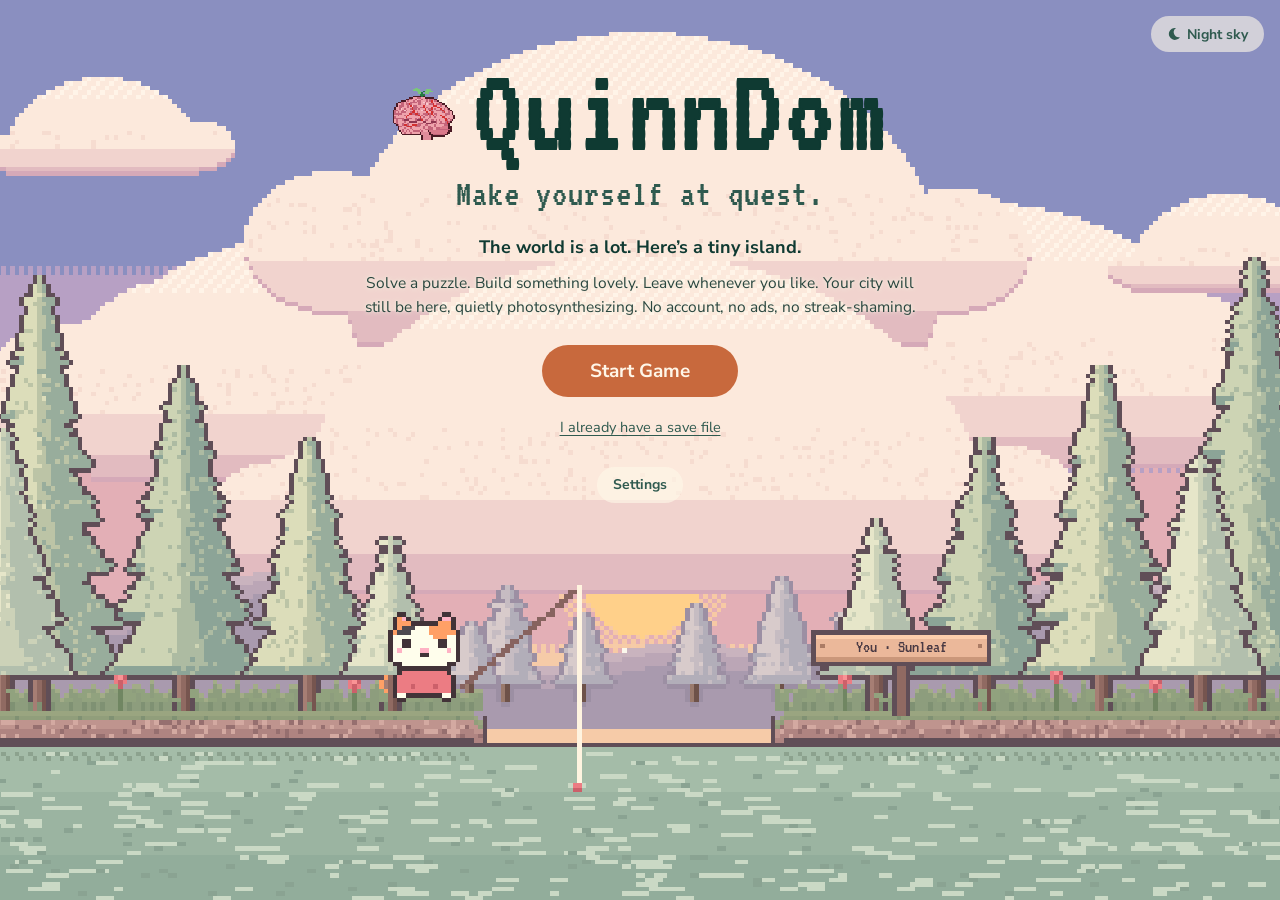
<file: index.html>
<!doctype html>
<html lang="en">
<head>
<meta charset="utf-8">
<meta name="viewport" content="width=device-width, initial-scale=1">
<title>QuinnDom</title>
<meta name="description" content="A daily puzzle game that grows one small floating city.">
<link rel="icon" type="image/svg+xml" href="favicon.svg">
<link rel="preconnect" href="https://fonts.googleapis.com">
<link rel="preconnect" href="https://fonts.gstatic.com" crossorigin>
<link href="https://fonts.googleapis.com/css2?family=Nunito+Sans:wght@400;700;800&family=Space+Grotesk:wght@500;700&family=VT323&display=swap" rel="stylesheet">
<link rel="stylesheet" href="css/tokens.css">
<link rel="stylesheet" href="css/ui.css">
<link rel="stylesheet" href="css/screens.css">
<link rel="stylesheet" href="css/passport.css">
<link rel="stylesheet" href="css/city.css">
</head>
<body>
<main id="app"></main>
<div class="toast pxp" id="toast" role="status" aria-live="polite"></div>
<noscript><p style="padding:24px;color:#F3F7EA;font-family:sans-serif">QuinnDom needs JavaScript to run. Please turn it on for this page.</p></noscript>
<script src="js/clock.js"></script>
<script src="js/countries.js"></script>
<script src="js/prompts.js"></script>
<script src="js/buildings.js"></script>
<script src="js/store.js"></script>
<script src="js/terrain.js"></script>
<script src="js/city.js"></script>
<script src="js/save.js"></script>
<script src="js/sound.js"></script>
<script src="js/art.js"></script>
<script src="js/daily.js"></script>
<script src="js/worldmap.js"></script>
<script src="js/stamps.js"></script>
<script src="js/mapview.js"></script>
<script src="js/sharecard.js"></script>
<script src="js/passport.js"></script>
<script src="js/cityart.js"></script>
<script src="js/cityview.js"></script>
<script src="js/screens.js"></script>
<script src="js/main.js"></script>
</body>
</html>
</file>
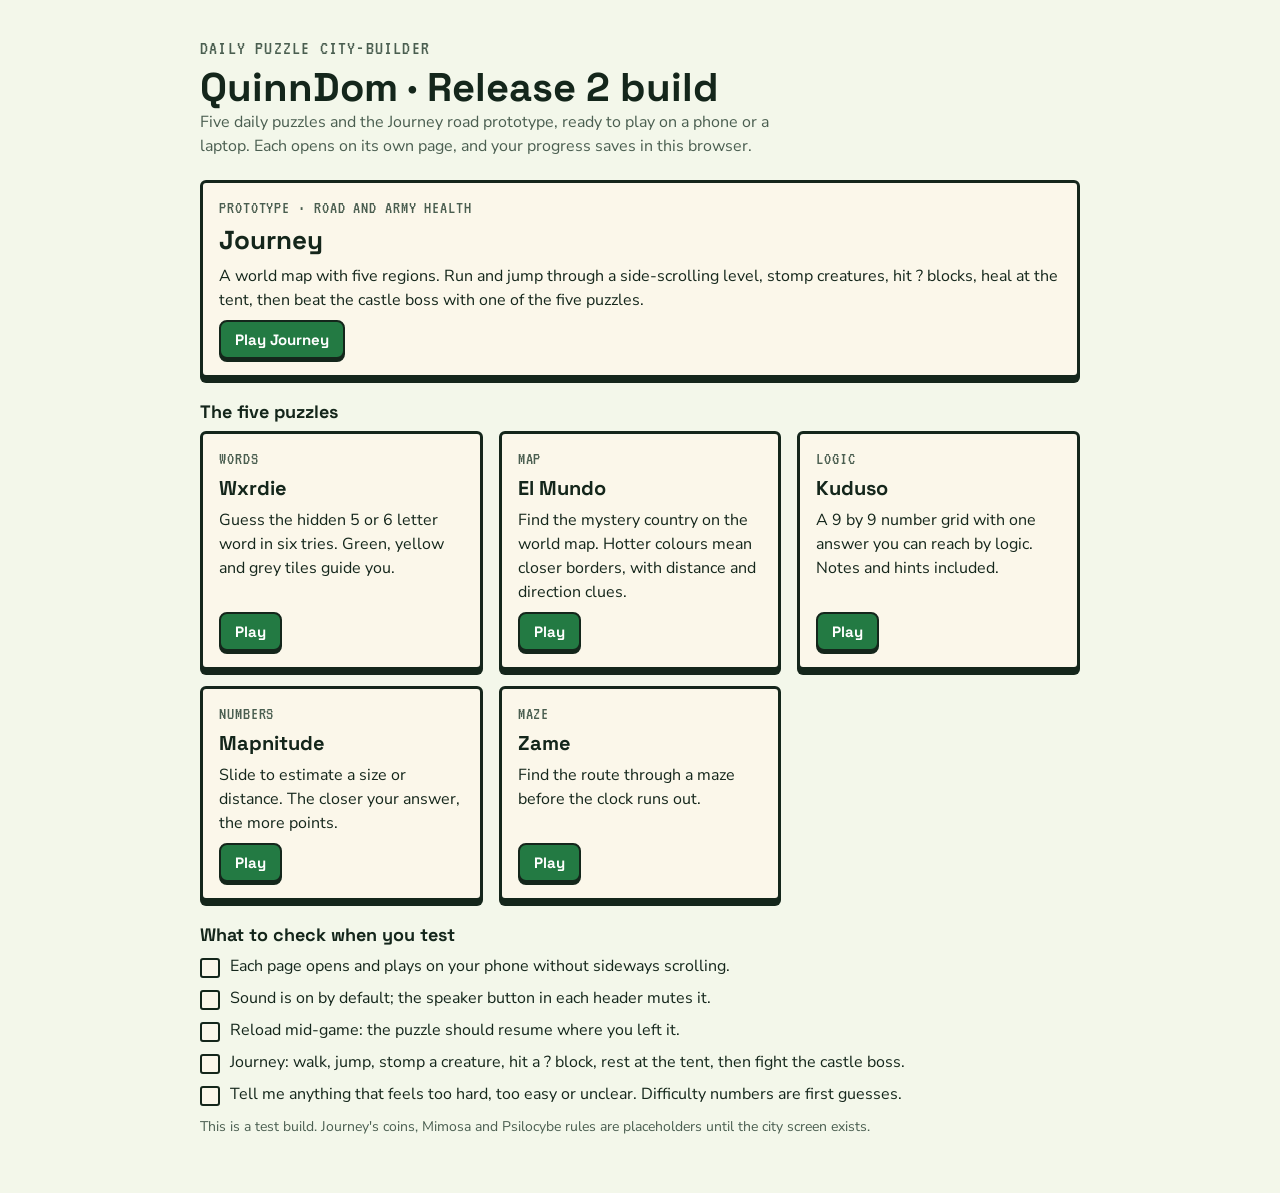
<file: puzzles/index.html>
<!doctype html>
<html lang="en"><head><meta charset="utf-8"><meta name="viewport" content="width=device-width,initial-scale=1">
<title>QuinnDom Release 2</title>
<meta name="claude:viewport-fit-sides" content="cover">
<link rel="preconnect" href="https://fonts.googleapis.com"><link rel="preconnect" href="https://fonts.gstatic.com" crossorigin>
<link rel="stylesheet" href="https://fonts.googleapis.com/css2?family=Nunito+Sans:wght@400;700&family=Space+Grotesk:wght@500;700&family=VT323&display=swap">
<style>
/* Layout: one plain launcher. Journey leads as a wide card, the five puzzles sit in a grid, then a short test checklist. */
:root{--bg:#F3F7EA;--panel:#FBF7EA;--ink:#14261B;--muted:#4A5E50;--accent:#237A43;--accent-ink:#fff;--sun:#F7C948;--line:#14261B;
--font-head:"Space Grotesk",system-ui,sans-serif;--font-body:"Nunito Sans",system-ui,sans-serif;--font-pixel:"VT323",ui-monospace,monospace}
@media (prefers-color-scheme:dark){:root:not([data-theme="light"]){--bg:#0D1812;--panel:#14251D;--ink:#E9F2E4;--muted:#A9BDB0;--accent:#3FA55F;--accent-ink:#0D1812;--line:#7DEBB0;color-scheme:dark}}
:root[data-theme="dark"]{--bg:#0D1812;--panel:#14251D;--ink:#E9F2E4;--muted:#A9BDB0;--accent:#3FA55F;--accent-ink:#0D1812;--line:#7DEBB0;color-scheme:dark}
*{box-sizing:border-box}
body{background:var(--bg);color:var(--ink);font:16px/1.5 var(--font-body);padding-block:28px 48px;padding-left:max(16px,env(safe-area-inset-left,0px));padding-right:max(16px,env(safe-area-inset-right,0px))}
.wrap{max-width:880px;margin:0 auto;display:flex;flex-direction:column;gap:22px}
h1{font:700 clamp(28px,6vw,40px)/1.1 var(--font-head);margin:0;text-wrap:balance}
.sub{font:20px/1.2 var(--font-pixel);letter-spacing:.06em;color:var(--muted);text-transform:uppercase;margin:0 0 6px}
p{margin:0}.lead{color:var(--muted);max-width:60ch}
.card{display:flex;flex-direction:column;gap:8px;background:var(--panel);border:3px solid var(--line);border-radius:6px;box-shadow:0 5px 0 var(--line);padding:16px;color:inherit;text-decoration:none;min-width:0}
.card h2{font:700 20px/1.2 var(--font-head);margin:0}
.card .tag{font:18px/1 var(--font-pixel);letter-spacing:.05em;text-transform:uppercase;color:var(--muted)}
.card .go{margin-top:auto;align-self:flex-start;font:700 15px var(--font-head);background:var(--accent);color:var(--accent-ink);border:2px solid var(--line);border-radius:8px;padding:8px 14px;box-shadow:0 3px 0 var(--line)}
a.card:hover .go,a.card:focus-visible .go{background:var(--sun);color:#14261B}
a.card:focus-visible{outline:3px solid var(--sun);outline-offset:3px}
a.card:active{transform:translateY(2px);box-shadow:0 3px 0 var(--line)}
.hero{border-color:var(--line)}.hero h2{font-size:26px}
.grid{display:grid;grid-template-columns:repeat(auto-fit,minmax(240px,1fr));gap:16px}
h3{font:700 18px var(--font-head);margin:0 0 8px}
ul.check{margin:0;padding:0;list-style:none;display:flex;flex-direction:column;gap:8px}
ul.check li{display:flex;gap:10px;align-items:flex-start}
ul.check li::before{content:"";flex:none;width:16px;height:16px;margin-top:4px;border:2px solid var(--line);border-radius:3px;background:var(--panel)}
.note{font-size:14px;color:var(--muted)}
@media (prefers-reduced-motion:reduce){a.card:active{transform:none}}
</style>
</head><body>
<div class="wrap">
  <header><p class="sub">Daily puzzle city-builder</p><h1>QuinnDom · Release 2 build</h1>
  <p class="lead">Five daily puzzles and the Journey road prototype, ready to play on a phone or a laptop. Each opens on its own page, and your progress saves in this browser.</p></header>
  <a class="card hero" href="journey.html"><span class="tag">Prototype · road and army health</span><h2>Journey</h2>
    <p>A world map with five regions. Run and jump through a side-scrolling level, stomp creatures, hit ? blocks, heal at the tent, then beat the castle boss with one of the five puzzles.</p><span class="go">Play Journey</span></a>
  <section><h3>The five puzzles</h3>
  <div class="grid">
    <a class="card" href="wxrdie.html"><span class="tag">Words</span><h2>Wxrdie</h2><p>Guess the hidden 5 or 6 letter word in six tries. Green, yellow and grey tiles guide you.</p><span class="go">Play</span></a>
    <a class="card" href="elmundo.html"><span class="tag">Map</span><h2>El Mundo</h2><p>Find the mystery country on the world map. Hotter colours mean closer borders, with distance and direction clues.</p><span class="go">Play</span></a>
    <a class="card" href="kuduso.html"><span class="tag">Logic</span><h2>Kuduso</h2><p>A 9 by 9 number grid with one answer you can reach by logic. Notes and hints included.</p><span class="go">Play</span></a>
    <a class="card" href="mapnitude.html"><span class="tag">Numbers</span><h2>Mapnitude</h2><p>Slide to estimate a size or distance. The closer your answer, the more points.</p><span class="go">Play</span></a>
    <a class="card" href="zame.html"><span class="tag">Maze</span><h2>Zame</h2><p>Find the route through a maze before the clock runs out.</p><span class="go">Play</span></a>
  </div></section>
  <section><h3>What to check when you test</h3>
  <ul class="check">
    <li>Each page opens and plays on your phone without sideways scrolling.</li>
    <li>Sound is on by default; the speaker button in each header mutes it.</li>
    <li>Reload mid-game: the puzzle should resume where you left it.</li>
    <li>Journey: walk, jump, stomp a creature, hit a ? block, rest at the tent, then fight the castle boss.</li>
    <li>Tell me anything that feels too hard, too easy or unclear. Difficulty numbers are first guesses.</li>
  </ul>
  <p class="note" style="margin-top:10px">This is a test build. Journey's coins, Mimosa and Psilocybe rules are placeholders until the city screen exists.</p></section>
</div>
</body></html>
</file>
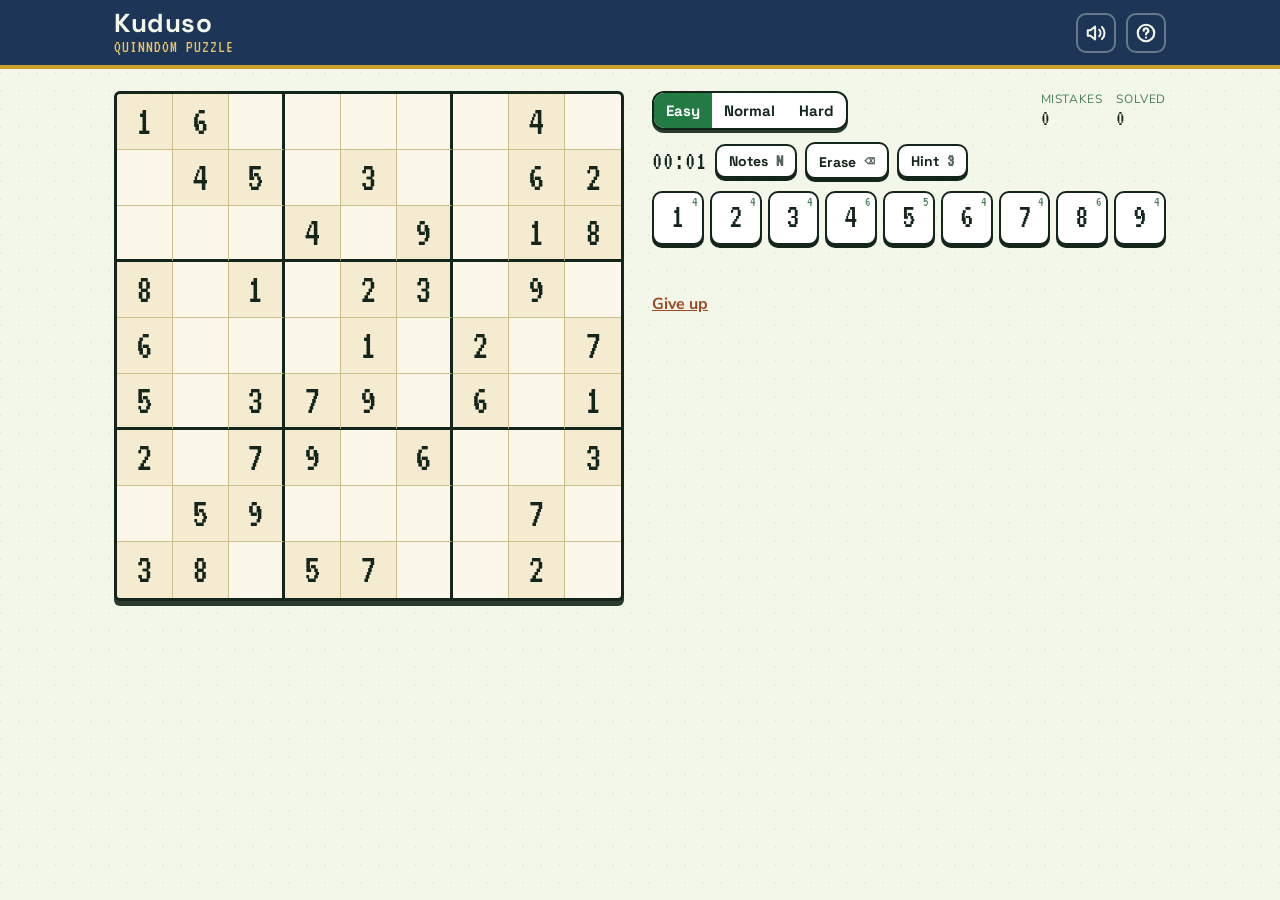
<file: puzzles/kuduso.html>
<!doctype html>
<html lang="en">
<head>
<meta charset="utf-8">
<meta name="viewport" content="width=device-width, initial-scale=1, viewport-fit=cover">
<title>Kuduso · QuinnDom</title>
<style>
@font-face{font-family:"Space Grotesk";font-weight:500;font-style:normal;font-display:swap;src:url([data-uri]) format("woff2")}
@font-face{font-family:"Space Grotesk";font-weight:700;font-style:normal;font-display:swap;src:url([data-uri]) format("woff2")}
@font-face{font-family:"Nunito Sans";font-weight:400;font-style:normal;font-display:swap;src:url([data-uri]) format("woff2")}
@font-face{font-family:"Nunito Sans";font-weight:700;font-style:normal;font-display:swap;src:url([data-uri]) format("woff2")}
@font-face{font-family:"VT323";font-weight:400;font-style:normal;font-display:swap;src:url([data-uri]) format("woff2")}
:root{
  --forest:#1B5E20; --canopy:#237A43; --leaf:#7BC67A; --moss:#4A7C59; --sky:#3A7BD5;
  --harbour:#1D3557; --sun:#F7C948; --honey:#E9C46A; --brass:#C9A227; --sand:#E9D8A6; --mist:#F3F7EA;
  --ink:#14261B; --clay:#C8693D;
  --sea:#9CCBE8; --land:#EEE9C4; --paper:#FBF7EA; --red:#C0392B; --brown:#14261B;
  --font-head:"Space Grotesk",system-ui,sans-serif; --font-body:"Nunito Sans",system-ui,sans-serif; --font-pixel:"VT323",ui-monospace,monospace;
}
*{box-sizing:border-box}
html,body{margin:0;height:100%}
body{background:var(--mist);color:var(--ink);font-family:var(--font-body);font-size:16px;display:flex;flex-direction:column;min-height:100dvh;-webkit-tap-highlight-color:transparent;
  background-image:radial-gradient(circle at 1px 1px,rgba(35,122,67,.07) 1px,transparent 0);background-size:18px 18px}
button{font-family:inherit;color:inherit}

header{background:var(--harbour);color:var(--mist);border-bottom:4px solid var(--brass)}
.bar{max-width:1080px;margin:0 auto;padding:10px 14px;display:flex;align-items:center;gap:10px}
.brand{display:flex;flex-direction:column;line-height:1}
.brand h1{margin:0;font-family:var(--font-head);font-weight:700;font-size:26px;letter-spacing:.5px}
.brand small{font-family:var(--font-pixel);font-size:17px;color:var(--honey);letter-spacing:1px;margin-top:2px}
.spacer{flex:1}
.icon-btn{width:40px;height:40px;border-radius:10px;border:2px solid rgba(243,247,234,.35);background:transparent;color:var(--mist);display:grid;place-items:center;cursor:pointer}
.icon-btn:hover{background:rgba(243,247,234,.12)}
.icon-btn:focus-visible,.btn:focus-visible,.seg button:focus-visible,.sugg button:focus-visible{outline:3px solid var(--sun);outline-offset:2px}
.icon-btn svg{width:22px;height:22px}
.icon-btn .off{display:none}
.icon-btn[aria-pressed="false"] .on{display:none}
.icon-btn[aria-pressed="false"] .off{display:block}

main{flex:1;width:100%;max-width:1080px;margin:0 auto;padding:12px 14px 18px;display:grid;grid-template-columns:minmax(0,1fr);gap:12px;align-content:start}
.panel{display:flex;flex-direction:column;gap:10px;min-width:0}
@media (min-width:900px){
  main{grid-template-columns:minmax(0,1.5fr) minmax(360px,1fr);gap:18px;padding-top:18px}
  .stage{position:sticky;top:14px;align-self:start}
  .mapwrap{height:min(620px,calc(100dvh - 140px))!important}
}

.controls{display:flex;align-items:center;justify-content:space-between;gap:10px}
.seg{display:inline-flex;background:#fff;border:2px solid var(--ink);border-radius:12px;overflow:hidden;box-shadow:0 3px 0 rgba(20,38,27,.9)}
.seg button{border:0;background:transparent;padding:8px 12px;font-family:var(--font-head);font-weight:700;font-size:15px;cursor:pointer}
.seg button[aria-pressed="true"]{background:var(--canopy);color:#fff}
.stats{display:flex;gap:14px;font-family:var(--font-pixel);font-size:22px;line-height:1;color:var(--forest)}
.stats span b{font-weight:400;color:var(--ink)}
.stats i{font-style:normal;font-family:var(--font-body);font-size:12px;text-transform:uppercase;letter-spacing:.6px;color:var(--moss);display:block;margin-bottom:2px}

.btn{white-space:nowrap;border:2px solid var(--ink);background:#fff;border-radius:10px;padding:9px 14px;font-family:var(--font-head);font-weight:700;font-size:15px;cursor:pointer;box-shadow:0 3px 0 var(--ink)}
.btn:active{transform:translateY(2px);box-shadow:0 1px 0 var(--ink)}
.btn.primary{background:var(--canopy);color:#fff}
.btn.small{padding:6px 12px;font-size:14px}
.btn:disabled{opacity:.45;cursor:not-allowed;box-shadow:0 3px 0 var(--ink)}

.warn{margin:0;min-height:22px;text-align:center;font-family:var(--font-head);font-weight:700;font-size:15px;color:#9C4A25}
.warn.show{animation:warnin .3s ease-out}
@keyframes warnin{from{transform:translateY(-4px);opacity:0}}
.shake{animation:shake .45s ease}
@keyframes shake{10%,90%{transform:translateX(-2px)}20%,80%{transform:translateX(4px)}30%,50%,70%{transform:translateX(-6px)}40%,60%{transform:translateX(6px)}}

/* Result */
.result{background:#fff;border:2px solid var(--ink);border-radius:14px;padding:12px 14px;box-shadow:0 4px 0 var(--ink);display:none;gap:8px;flex-direction:column}
.result.show{display:flex}
.result h2{margin:0;font-family:var(--font-head);font-size:19px}
.result p{margin:0;font-size:15px}
.result .cname{font-family:var(--font-pixel);font-size:30px;letter-spacing:1px;color:var(--forest)}
.result .actions{display:flex;gap:10px;flex-wrap:wrap}

.toast-host{position:fixed;top:84px;left:0;right:0;display:flex;flex-direction:column;align-items:center;gap:8px;pointer-events:none;z-index:20}
.toast{background:var(--ink);color:var(--mist);padding:10px 16px;border-radius:10px;font-family:var(--font-head);font-weight:700;font-size:15px;box-shadow:0 4px 0 rgba(0,0,0,.25);animation:rowin .25s ease-out}
dialog{border:2px solid var(--ink);border-radius:16px;padding:0;max-width:min(440px,92vw);width:100%;background:var(--mist);color:var(--ink);box-shadow:0 6px 0 var(--ink)}
dialog::backdrop{background:rgba(29,53,87,.55)}
.dlg{padding:18px 18px 16px}
.dlg h2{margin:0 0 8px;font-family:var(--font-head);font-size:22px}
.dlg p{margin:0 0 10px;line-height:1.45}
.dlg .close{float:right}
.swatches{display:flex;flex-direction:column;gap:5px;margin:6px 0 10px}
.swatches div{display:flex;align-items:center;gap:10px;font-size:15px}
.swatches i{display:block;width:34px;height:18px;border:2px solid var(--ink);border-radius:4px}
@keyframes rowin{from{opacity:0;transform:translateY(-6px)}}

/* Kuduso board */
.stage{display:flex;flex-direction:column;align-items:center;gap:10px}
.board{--cell:min(calc((100vw - 28px - 6px) / 9),52px);display:grid;grid-template-columns:repeat(9,var(--cell));grid-template-rows:repeat(9,var(--cell));border:3px solid var(--ink);border-radius:6px;background:var(--paper);box-shadow:0 5px 0 rgba(20,38,27,.9);touch-action:manipulation;user-select:none;-webkit-user-select:none;overflow:hidden}
@media (min-width:900px){.board{--cell:min(56px,calc((100dvh - 190px) / 9))}}
.cell{position:relative;display:grid;place-items:center;border:0;border-right:1px solid #cdbf8a;border-bottom:1px solid #cdbf8a;background:transparent;padding:0;cursor:pointer;font:calc(var(--cell) * .74)/1 var(--font-pixel);color:var(--sky)}
.cell:nth-child(9n){border-right:0}
.cell:nth-child(n+73){border-bottom:0}
.cell:nth-child(9n+3),.cell:nth-child(9n+6){border-right:3px solid var(--ink)}
.cell:nth-child(n+19):nth-child(-n+27),.cell:nth-child(n+46):nth-child(-n+54){border-bottom:3px solid var(--ink)}
.cell.given{color:var(--ink);background:rgba(233,216,166,.38)}
.cell.peer{background:rgba(247,201,72,.17)}
.cell.given.peer{background:rgba(233,201,110,.5)}
.cell.same{background:rgba(123,198,122,.45)}
.cell.sel{background:var(--honey);box-shadow:inset 0 0 0 3px var(--ink)}
.cell.wrong{color:var(--red);background:#F9D9D3}
.cell.wrong.sel{background:#F2B7AB}
.cell.hinted{color:var(--forest)}
.cell:focus{outline:none}
.cell:focus-visible:not(.sel){box-shadow:inset 0 0 0 3px var(--sun);z-index:2}
.cell .notes{position:absolute;inset:2px;display:grid;grid-template-columns:repeat(3,1fr);grid-template-rows:repeat(3,1fr);font:calc(var(--cell) * .3)/1 var(--font-pixel);color:var(--moss);pointer-events:none}
.cell .notes i{font-style:normal;display:grid;place-items:center}
.cell.pop{animation:pop .28s ease-out}
.cell.flash{animation:flash .7s ease-out}
.cell.win{animation:wave .9s ease-out both;animation-delay:calc(var(--d) * 70ms)}
@keyframes pop{0%{transform:scale(.8)}60%{transform:scale(1.14)}100%{transform:scale(1)}}
@keyframes flash{0%{background:var(--sun)}100%{background:transparent}}
@keyframes wave{0%{background:var(--sun);transform:scale(1)}40%{background:#93D48E;transform:scale(1.18)}100%{transform:scale(1)}}
.timer{font-family:var(--font-pixel);font-size:26px;line-height:1;color:var(--ink);letter-spacing:1px}
.panel{display:flex;flex-direction:column;gap:12px;min-width:0}
.tools{display:flex;gap:8px;flex-wrap:wrap;align-items:center}
.btn[aria-pressed="true"]{background:var(--honey)}
.btn .k{font-family:var(--font-pixel);font-size:18px;opacity:.7;margin-left:4px}
.pad{display:grid;grid-template-columns:repeat(9,minmax(0,1fr));gap:6px}
.pad button{position:relative;height:54px;border:2px solid var(--ink);border-radius:10px;background:#fff;box-shadow:0 3px 0 var(--ink);font:34px/1 var(--font-pixel);color:var(--ink);cursor:pointer;padding:0 0 2px}
.pad button:active{transform:translateY(2px);box-shadow:0 1px 0 var(--ink)}
.pad button.full{opacity:.35}
.pad button small{position:absolute;right:4px;top:2px;font:14px/1 var(--font-pixel);color:var(--moss)}
.pad.notes-on button{background:var(--note,#FFF3C4)}
.pad button:focus-visible{outline:3px solid var(--sun);outline-offset:2px}
.hintrow{display:flex;gap:8px;align-items:center;flex-wrap:wrap}
.linkbtn{border:0;background:none;padding:2px 0;font:inherit;font-weight:700;color:var(--ink);text-decoration:underline;cursor:pointer}
.linkbtn.warnbtn{color:#9C4A25}
@media (max-width:380px){.pad{gap:4px}.pad button{height:48px;font-size:30px}}
@media (min-width:900px){
  main{grid-template-columns:auto minmax(340px,1fr);justify-content:center;gap:28px;padding-top:22px}
  .stage{align-items:flex-start}
}
@media (prefers-reduced-motion:reduce){.cell.pop,.cell.flash,.cell.win{animation:none}}

body.locked .seg,body.locked #btn-next,body.locked #btn-sort,body.locked .listbar{display:none!important}
body.locked .controls{justify-content:flex-end}
</style>
</head>
<body>
<header>
  <div class="bar">
    <div class="brand"><h1>Kuduso</h1><small>QUINNDOM PUZZLE</small></div>
    <div class="spacer"></div>
    <button class="icon-btn" id="btn-sound" aria-label="Sound effects" aria-pressed="false">
      <svg class="on" viewBox="0 0 24 24" fill="none" stroke="currentColor" stroke-width="2.2" stroke-linecap="round" stroke-linejoin="round"><path d="M11 5 6 9H3v6h3l5 4z"/><path d="M15.5 8.5a5 5 0 0 1 0 7"/><path d="M18.5 5.5a9 9 0 0 1 0 13"/></svg>
      <svg class="off" viewBox="0 0 24 24" fill="none" stroke="currentColor" stroke-width="2.2" stroke-linecap="round" stroke-linejoin="round"><path d="M11 5 6 9H3v6h3l5 4z"/><path d="m16 9 5 6"/><path d="m21 9-5 6"/></svg>
    </button>
    <button class="icon-btn" id="btn-help" aria-label="How to play">
      <svg viewBox="0 0 24 24" fill="none" stroke="currentColor" stroke-width="2.4" stroke-linecap="round" stroke-linejoin="round"><circle cx="12" cy="12" r="9"/><path d="M9.5 9.5a2.5 2.5 0 1 1 3.6 2.2c-.7.4-1.1.9-1.1 1.8"/><path d="M12 17h.01"/></svg>
    </button>
  </div>
</header>

<main>
  <div class="stage">
    <div class="board" id="board" role="grid" aria-label="Sudoku board"></div>
  </div>

  <div class="panel">
    <div class="controls">
      <div class="seg" role="group" aria-label="Difficulty">
        <button id="d-easy" data-d="easy" aria-pressed="true">Easy</button>
        <button id="d-normal" data-d="normal" aria-pressed="false">Normal</button>
        <button id="d-hard" data-d="hard" aria-pressed="false">Hard</button>
      </div>
      <div class="stats" aria-live="polite">
        <span><i>Mistakes</i><b id="stat-miss">0</b></span>
        <span><i>Solved</i><b id="stat-done">0</b></span>
      </div>
    </div>

    <div class="tools">
      <span class="timer" id="timer" aria-label="Time">00:00</span>
      <button class="btn small" id="btn-notes" aria-pressed="false">Notes <span class="k">N</span></button>
      <button class="btn small" id="btn-erase">Erase <span class="k">⌫</span></button>
      <button class="btn small" id="btn-hint">Hint <span class="k" id="hint-left">3</span></button>
    </div>

    <div class="pad" id="pad" aria-label="Number pad"></div>
    <p class="warn" id="warn" role="alert"></p>

    <section class="result" id="result" aria-live="polite">
      <h2 id="result-title"></h2>
      <p id="result-sub"></p>
      <div class="actions">
        <button class="btn" id="btn-share">Share</button>
        <button class="btn primary" id="btn-next">Next puzzle</button>
      </div>
    </section>

    <div class="hintrow"><button class="linkbtn warnbtn" id="btn-giveup" type="button">Give up</button></div>
  </div>
</main>

<div class="toast-host" id="toasts"></div>

<dialog id="dlg-help"><div class="dlg">
  <button class="btn close" onclick="this.closest('dialog').close()">Close</button>
  <h2>How to play</h2>
  <p>Fill the grid so every row, every column and every 3×3 box holds the numbers 1 to 9 once. Every puzzle has exactly one answer, and you can always reach it by logic.</p>
  <p>Tap a cell, then a number. <b>Notes</b> lets you pencil in small candidates; a right number clears that note from its row, column and box. A wrong number turns red and counts as a mistake, so use Erase to take it back.</p>
  <p><b>Easy</b> starts with 40 numbers given, <b>Normal</b> 32 and <b>Hard</b> 26. A hint fills one correct cell (3 on Easy and Normal, 2 on Hard). On a keyboard: 1 to 9, arrow keys, Backspace, N for notes, H for a hint.</p>
</div></dialog>

<script>
/* Sound engine: every sound is made in the browser with Web Audio (no files, no licences).
   Spec: claude/quinndom-color-palette.md (approved 6 Nov 2026).
   Off by default. Effects and ambience have separate switches; one volume slider. */
var Sound = (function () {
  var C = 523.25, D = 587.33, E = 659.25, G = 783.99, A = 880, C2 = 1046.5, E2 = 1318.5;

  // notes: [frequency Hz, start seconds, length seconds, optional voice override]
  var MOMENTS = {
    tap:     { label: 'Tap',           when: 'Any button press',                            kind: 'wood',  notes: [[1400, 0, 0.03]] },
    collect: { label: 'Collect',       when: 'Check-in reward, resources added',            kind: 'drop',  notes: [[620, 0, 0.05], [820, 0.09, 0.05]] },
    correct: { label: 'Correct',       when: 'Right passport answer, puzzle step',          kind: 'chime', notes: [[E, 0, 0.1], [G, 0.12, 0.1], [C2, 0.24, 0.2]] },
    notquite:{ label: 'Not quite',     when: 'Wrong answer, attempt used (gentle)',         kind: 'chime', notes: [[A, 0, 0.12], [E, 0.16, 0.25]] },
    stamp:   { label: 'Stamp',         when: 'New passport stamp lands',                    kind: 'chime', notes: [[196, 0, 0.06, 'wood'], [D * 2, 0.08, 0.3]] },
    solved:  { label: 'Puzzle solved', when: 'Finishing any of the five puzzles',           kind: 'chime', notes: [[C, 0, 0.1], [D, 0.1, 0.1], [E, 0.2, 0.1], [G, 0.3, 0.1], [A, 0.4, 0.35]] },
    milestone:{label: 'Milestone',     when: 'Streak 7, 30, 100, 365; gold stamp',          kind: 'chime', notes: [[C, 0, 0.1], [E, 0.12, 0.1], [G, 0.24, 0.1], [C2, 0.36, 0.1], [E2, 0.48, 0.5], [G * 2, 0.62, 0.6]] },
    bossin:  { label: 'Boss appears',  when: 'Entering a night boss fight',                 kind: 'chip',  notes: [[110, 0, 0.5], [146.83, 0.28, 0.6]] },
    bosshit: { label: 'Boss hit',      when: 'Correct move during a boss fight',            kind: 'chip',  notes: [[G, 0, 0.05], [C2, 0.06, 0.08]] },
    pindrop: { label: 'Pin drop',      when: 'A guess lands on the map',                   kind: 'chime', notes: [[1318.5, 0.1, 0.05], [1975.5, 0.17, 0.08]], fx: 'thunk' },
    whoosh:  { label: 'Map zoom',      when: 'The map glides to your answer',               kind: 'chime', notes: [], fx: 'whoosh' },
    hit:     { label: 'Hit',           when: 'Right answer on the map',                     kind: 'chime', notes: [[E, 0, 0.1], [G, 0.1, 0.1], [C2, 0.2, 0.12], [E2, 0.3, 0.35], [G * 2, 0.42, 0.5]] },
    miss:    { label: 'Miss',          when: 'Wrong answer on the map (soft)',              kind: 'wood',  notes: [[330, 0, 0.12], [247, 0.14, 0.2]] },
    stampslam:{label: 'Stamp slam',    when: 'A new stamp thumps onto the page',            kind: 'chime', notes: [[D * 2, 0.1, 0.25], [A * 2, 0.2, 0.4]], fx: 'thump' },
    pageflip:{ label: 'Page flip',     when: 'Panels slide, passport pages turn',           kind: 'chime', notes: [], fx: 'swish' },
    bossend: { label: 'Boss defeated', when: 'Winning a boss fight',                        kind: 'chip',  notes: [[392, 0, 0.1], [C, 0.11, 0.1], [E, 0.22, 0.1], [G, 0.33, 0.1], [C2, 0.44, 0.5]] }
  };

  var LOOPS = {
    garden: { label: 'Garden breeze', desc: 'Soft wind and the odd chime. Day puzzles.' },
    rain:   { label: 'Rain on leaves', desc: 'Light rain and tiny drops. Day puzzles.' },
    night:  { label: 'Night hum',      desc: 'Low hum and slow pixel blips. Boss fights.' }
  };

  var cfg = { sfx: false, ambience: false, volume: 0.7 };
  var ctx = null, master = null, echo = null;
  var loop = { key: null, bus: null, nodes: [], timer: null };
  var onCue = null; // visual cue hook: function (label)

  function audio() {
    var AC = window.AudioContext || window.webkitAudioContext;
    if (!AC) return null;
    if (!ctx) {
      ctx = new AC();
      master = ctx.createGain();
      master.gain.value = cfg.volume;
      master.connect(ctx.destination);
      // a soft echo that only chimes use, so they ring in a small room
      echo = ctx.createGain(); echo.gain.value = 0.22;
      var dl = ctx.createDelay(1), fb = ctx.createGain(), lp = ctx.createBiquadFilter();
      dl.delayTime.value = 0.17; fb.gain.value = 0.32; lp.type = 'lowpass'; lp.frequency.value = 3200;
      echo.connect(dl); dl.connect(lp); lp.connect(fb); fb.connect(dl); lp.connect(master);
    }
    if (ctx.state === 'suspended' && ctx.resume) ctx.resume();
    return ctx;
  }

  function tone(c, at, f, d, kind, peak, out) {
    var dest = out || master;
    var v = peak || 1;
    function voice(type, freq, p, len, tail, sweep) {
      var o = c.createOscillator(), g = c.createGain();
      o.type = type;
      o.frequency.setValueAtTime(freq, at);
      if (sweep) o.frequency.exponentialRampToValueAtTime(sweep, at + 0.09);
      g.gain.setValueAtTime(0.0001, at);
      g.gain.exponentialRampToValueAtTime(p, at + 0.012);
      if (kind === 'chip') g.gain.setValueAtTime(p, at + len);
      g.gain.exponentialRampToValueAtTime(0.0001, at + len + tail);
      o.connect(g); g.connect(dest);
      if (kind === 'chime' && echo && !out) g.connect(echo);
      o.start(at); o.stop(at + len + tail + 0.05);
    }
    if (kind === 'chime') { voice('sine', f, 0.16 * v, d, 1.1); voice('sine', f * 2.76, 0.03 * v, d, 0.5); }
    else if (kind === 'drop') { voice('sine', f, 0.16 * v, d, 0.18, f * 2.2); }
    else if (kind === 'wood') { voice('sine', f, 0.12 * v, d, 0.06, f * 0.6); }
    else { voice('square', f, 0.05 * v, d, 0.03); }
  }

  /* Short noise-based effects (no samples). Each takes the audio context and a start time. */
  var FX = {
    whoosh: function (c, at) {
      var n = noiseSource(c), f = c.createBiquadFilter(), g = c.createGain();
      f.type = 'bandpass'; f.Q.value = 0.9;
      f.frequency.setValueAtTime(300, at); f.frequency.exponentialRampToValueAtTime(2200, at + 0.28); f.frequency.exponentialRampToValueAtTime(600, at + 0.7);
      g.gain.setValueAtTime(0.0001, at); g.gain.exponentialRampToValueAtTime(0.09, at + 0.22); g.gain.exponentialRampToValueAtTime(0.0001, at + 0.75);
      n.connect(f); f.connect(g); g.connect(master); n.start(at); n.stop(at + 0.8);
    },
    swish: function (c, at) {
      var n = noiseSource(c), f = c.createBiquadFilter(), g = c.createGain();
      f.type = 'highpass'; f.frequency.setValueAtTime(1200, at); f.frequency.exponentialRampToValueAtTime(4200, at + 0.16);
      g.gain.setValueAtTime(0.0001, at); g.gain.exponentialRampToValueAtTime(0.05, at + 0.05); g.gain.exponentialRampToValueAtTime(0.0001, at + 0.2);
      n.connect(f); f.connect(g); g.connect(master); n.start(at); n.stop(at + 0.25);
    },
    thunk: function (c, at) {                      // a pin pressed into wood
      var o = c.createOscillator(), g = c.createGain();
      o.type = 'sine'; o.frequency.setValueAtTime(240, at); o.frequency.exponentialRampToValueAtTime(95, at + 0.1);
      g.gain.setValueAtTime(0.0001, at); g.gain.exponentialRampToValueAtTime(0.28, at + 0.01); g.gain.exponentialRampToValueAtTime(0.0001, at + 0.16);
      o.connect(g); g.connect(master); o.start(at); o.stop(at + 0.2);
    },
    thump: function (c, at) {                      // a rubber stamp on paper: low thud plus a puff of paper noise
      var o = c.createOscillator(), g = c.createGain();
      o.type = 'sine'; o.frequency.setValueAtTime(150, at); o.frequency.exponentialRampToValueAtTime(48, at + 0.14);
      g.gain.setValueAtTime(0.0001, at); g.gain.exponentialRampToValueAtTime(0.4, at + 0.008); g.gain.exponentialRampToValueAtTime(0.0001, at + 0.2);
      o.connect(g); g.connect(master); o.start(at); o.stop(at + 0.25);
      var n = noiseSource(c), f = c.createBiquadFilter(), g2 = c.createGain();
      f.type = 'lowpass'; f.frequency.value = 1400;
      g2.gain.setValueAtTime(0.0001, at); g2.gain.exponentialRampToValueAtTime(0.12, at + 0.006); g2.gain.exponentialRampToValueAtTime(0.0001, at + 0.09);
      n.connect(f); f.connect(g2); g2.connect(master); n.start(at); n.stop(at + 0.12);
    }
  };

  function cue(label) { if (onCue) { try { onCue(label); } catch (e) {} } }

  function playMoment(name, force) {
    var m = MOMENTS[name];
    if (!m || (!cfg.sfx && !force)) return false;
    try {
      var c = audio();
      if (!c) return false;
      var now = c.currentTime + 0.03;
      m.notes.forEach(function (n) { tone(c, now + n[1], n[0], n[2], n[3] || m.kind); });
      if (m.fx && FX[m.fx]) FX[m.fx](c, now);
      cue(m.label);
      return true;
    } catch (e) { return false; }
  }

  function noiseSource(c) {
    var len = c.sampleRate * 2, buf = c.createBuffer(1, len, c.sampleRate), data = buf.getChannelData(0);
    for (var i = 0; i < len; i++) data[i] = Math.random() * 2 - 1;
    var src = c.createBufferSource();
    src.buffer = buf; src.loop = true;
    return src;
  }

  function clearLoopNodes() {
    if (loop.timer) { clearTimeout(loop.timer); loop.timer = null; }
    loop.nodes.forEach(function (n) {
      try { if (n.stop) n.stop(); } catch (e) {}
      try { n.disconnect(); } catch (e) {}
    });
    loop.nodes = []; loop.bus = null; loop.key = null;
  }

  /* Fade out over ~1.2 s, then free everything. */
  function stopAmbience(fast) {
    if (!loop.key) return;
    var oldNodes = loop.nodes, oldBus = loop.bus, oldTimer = loop.timer;
    loop.nodes = []; loop.bus = null; loop.key = null; loop.timer = null;
    if (oldTimer) clearTimeout(oldTimer);
    var wait = 0;
    if (oldBus && ctx && !fast) {
      try {
        oldBus.gain.cancelScheduledValues(ctx.currentTime);
        oldBus.gain.setValueAtTime(Math.max(oldBus.gain.value, 0.0001), ctx.currentTime);
        oldBus.gain.exponentialRampToValueAtTime(0.0001, ctx.currentTime + 1.2);
        wait = 1300;
      } catch (e) {}
    }
    setTimeout(function () {
      oldNodes.forEach(function (n) {
        try { if (n.stop) n.stop(); } catch (e) {}
        try { n.disconnect(); } catch (e) {}
      });
    }, wait);
  }

  /* Start one loop (only one plays at a time). Call when a puzzle opens. */
  function startAmbience(key, force) {
    if (!LOOPS[key] || (!cfg.ambience && !force)) return false;
    try {
      var c = audio();
      if (!c) return false;
      if (loop.key === key) return true;
      stopAmbience(true);
      var bus = c.createGain();
      bus.gain.setValueAtTime(0.0001, c.currentTime);
      bus.gain.exponentialRampToValueAtTime(1, c.currentTime + 1.2);
      bus.connect(master);
      loop.bus = bus; loop.key = key; loop.nodes = [bus];
      var pent = [C, D, E, G, A, C2];
      var pick = function (arr) { return arr[Math.floor(Math.random() * arr.length)]; };

      if (key === 'garden' || key === 'rain') {
        var src = noiseSource(c), filt = c.createBiquadFilter(), g = c.createGain();
        filt.type = key === 'garden' ? 'lowpass' : 'bandpass';
        filt.frequency.value = key === 'garden' ? 500 : 2600;
        filt.Q.value = 0.7;
        g.gain.value = key === 'garden' ? 0.05 : 0.035;
        src.connect(filt); filt.connect(g); g.connect(bus);
        src.start();
        loop.nodes.push(src, filt, g);
      }
      if (key === 'night') {
        [55, 82.41].forEach(function (f) {
          var o = c.createOscillator(), g = c.createGain();
          o.type = 'sine'; o.frequency.value = f; g.gain.value = 0.06;
          o.connect(g); g.connect(bus); o.start();
          loop.nodes.push(o, g);
        });
      }
      var myKey = key;
      (function tick() {
        if (loop.key !== myKey) return;
        var at = c.currentTime + 0.02, wait = 1000;
        if (myKey === 'garden') { tone(c, at, pick(pent), 0.2, 'chime', 0.45, bus); wait = 1600 + Math.random() * 2200; }
        else if (myKey === 'rain') { tone(c, at, 900 + Math.random() * 900, 0.03, 'drop', 0.18, bus); wait = 140 + Math.random() * 420; }
        else { tone(c, at, pick([110, 130.81, 164.81, 196]), 0.18, 'chip', 0.35, bus); wait = 520; }
        loop.timer = setTimeout(tick, wait);
      })();
      cue(LOOPS[key].label);
      return true;
    } catch (e) { return false; }
  }

  function setConfig(next) {
    if (typeof next.sfx === 'boolean') cfg.sfx = next.sfx;
    if (typeof next.volume === 'number') {
      cfg.volume = Math.min(1, Math.max(0, next.volume));
      if (master && ctx) master.gain.setTargetAtTime(cfg.volume, ctx.currentTime, 0.02);
    }
    if (typeof next.ambience === 'boolean') {
      cfg.ambience = next.ambience;
      if (!cfg.ambience) stopAmbience(false);
    }
  }

  return {
    moments: MOMENTS,
    loops: LOOPS,
    setConfig: setConfig,
    play: function (name) { return playMoment(name, false); },
    preview: function (name) { return playMoment(name, true); },
    startAmbience: function (key) { return startAmbience(key, false); },
    previewAmbience: function (key) { return startAmbience(key, true); },
    stopAmbience: function () { stopAmbience(false); },
    currentLoop: function () { return loop.key; },
    onCue: function (fn) { onCue = fn; },
    supported: function () { return !!(window.AudioContext || window.webkitAudioContext); }
  };
})();

/* Kuduso engine: pure Sudoku logic, no DOM, no storage. Browser (window.KudusoEngine) and Node (module.exports).
 *
 * Rules (QuinnDom Release 2, FR-4.3): 9x9 Sudoku, every puzzle has exactly one solution.
 *  - Difficulty = number of given cells: easy 40, normal 32, hard 26 (generator removes cells while the solution stays unique).
 *  - Puzzles are generated from a seed, so puzzle N of a difficulty is the same for everyone. No server, no stored puzzle list.
 *  - A wrong number is placed but marked, and counts as a mistake (once per cell+number). Hints fill one correct cell.
 *  - Save file keeps only how many puzzles of each difficulty were completed (the next one is the next index).
 * Grids are strings of 81 digits ("0" = empty), row by row.
 */
(function (root, factory) {
  if (typeof module === "object" && module.exports) module.exports = factory();
  else root.KudusoEngine = factory();
})(typeof self !== "undefined" ? self : this, function () {
  "use strict";

  var DIFFICULTIES = ["easy", "normal", "hard"];
  var GIVENS = { easy: 40, normal: 32, hard: 26 };
  var SEED = 20261108;
  var ALL = 0x3FE;                                       // bits 1..9

  /* ---------- seeded random ---------- */
  function rng(seed) {                                    // mulberry32
    var a = seed >>> 0;
    return function () {
      a = (a + 0x6D2B79F5) >>> 0; var t = a;
      t = Math.imul(t ^ (t >>> 15), t | 1); t ^= t + Math.imul(t ^ (t >>> 7), t | 61);
      return ((t ^ (t >>> 14)) >>> 0) / 4294967296;
    };
  }
  function shuffle(arr, rand) { for (var i = arr.length - 1; i > 0; i--) { var j = Math.floor(rand() * (i + 1)), t = arr[i]; arr[i] = arr[j]; arr[j] = t; } return arr; }

  /* ---------- geometry ---------- */
  var PEERS = [];
  (function () {
    for (var i = 0; i < 81; i++) {
      var r = Math.floor(i / 9), c = i % 9, br = r - r % 3, bc = c - c % 3, set = {};
      for (var k = 0; k < 9; k++) { set[r * 9 + k] = 1; set[k * 9 + c] = 1; set[(br + Math.floor(k / 3)) * 9 + bc + k % 3] = 1; }
      delete set[i]; PEERS.push(Object.keys(set).map(Number));
    }
  })();
  function rowOf(i) { return Math.floor(i / 9); } function colOf(i) { return i % 9; }
  function boxOf(i) { return Math.floor(rowOf(i) / 3) * 3 + Math.floor(colOf(i) / 3); }

  /* ---------- solver (bitmasks, fewest-candidates first) ---------- */
  function popcount(m) { var n = 0; while (m) { m &= m - 1; n++; } return n; }

  /** Count solutions of a grid string, stopping at `limit` (default 2). Returns { count, solution } (solution = first one found). */
  function solve(grid, limit, rand) {
    limit = limit || 2;
    var cells = new Array(81), rows = new Array(9).fill(0), cols = new Array(9).fill(0), boxes = new Array(9).fill(0);
    for (var i = 0; i < 81; i++) {
      var v = +grid[i]; cells[i] = v;
      if (v) { var b = 1 << v; if ((rows[rowOf(i)] | cols[colOf(i)] | boxes[boxOf(i)]) & b) return { count: 0, solution: null }; rows[rowOf(i)] |= b; cols[colOf(i)] |= b; boxes[boxOf(i)] |= b; }
    }
    var count = 0, solution = null;
    function go() {
      var best = -1, bestMask = 0, bestN = 10;
      for (var i = 0; i < 81; i++) if (!cells[i]) {
        var m = ALL & ~(rows[rowOf(i)] | cols[colOf(i)] | boxes[boxOf(i)]), n = popcount(m);
        if (n < bestN) { best = i; bestMask = m; bestN = n; if (n <= 1) break; }
      }
      if (best < 0) { count++; if (!solution) solution = cells.join(""); return count >= limit; }
      if (bestN === 0) return false;
      var digits = []; for (var d = 1; d <= 9; d++) if (bestMask & (1 << d)) digits.push(d);
      if (rand) shuffle(digits, rand);
      for (var k = 0; k < digits.length; k++) {
        var d2 = digits[k], b2 = 1 << d2, r = rowOf(best), c = colOf(best), x = boxOf(best);
        cells[best] = d2; rows[r] |= b2; cols[c] |= b2; boxes[x] |= b2;
        var stop = go();
        cells[best] = 0; rows[r] &= ~b2; cols[c] &= ~b2; boxes[x] &= ~b2;
        if (stop) return true;
      }
      return false;
    }
    go();
    return { count: count, solution: solution };
  }

  function isValidSolution(grid) {
    if (!/^[1-9]{81}$/.test(grid)) return false;
    for (var i = 0; i < 81; i++) for (var k = 0; k < PEERS[i].length; k++) if (grid[PEERS[i][k]] === grid[i]) return false;
    return true;
  }

  /* ---------- generator ---------- */
  function makePuzzle(seed, difficulty) {
    var rand = rng(seed), target = GIVENS[difficulty];
    var solution = solve("0".repeat(81), 1, rand).solution;
    var grid = solution.split(""), order = shuffle(Array.from({ length: 81 }, function (_, i) { return i; }), rand), left = 81;
    for (var p = 0; p < order.length && left > target; p++) {
      var i = order[p], keep = grid[i]; grid[i] = "0";
      if (solve(grid.join(""), 2).count !== 1) grid[i] = keep; else left--;
    }
    return { difficulty: difficulty, seed: seed, givens: grid.join(""), solution: solution, count: left };
  }

  /** Puzzle number `index` (0, 1, 2 ...) of a difficulty; the same for every player. */
  function puzzleFor(difficulty, index) { return makePuzzle(SEED + DIFFICULTIES.indexOf(difficulty) * 1000003 + index * 7919, difficulty); }

  /* ---------- game state ---------- */
  function newGame(puzzle) {
    return { puzzle: puzzle, cells: puzzle.givens, notes: new Array(81).fill(0), status: "playing", mistakes: 0, hints: 0, seconds: 0, hinted: [], tried: [] };
  }
  function isGiven(game, i) { return game.puzzle.givens[i] !== "0"; }
  function valueAt(game, i) { return +game.cells[i]; }
  function isWrong(game, i) { return game.cells[i] !== "0" && game.cells[i] !== game.puzzle.solution[i]; }
  function wrongCells(game) { var out = []; for (var i = 0; i < 81; i++) if (isWrong(game, i)) out.push(i); return out; }
  function setCell(game, i, v) { game.cells = game.cells.slice(0, i) + v + game.cells.slice(i + 1); }
  function checkDone(game) { if (game.cells === game.puzzle.solution) game.status = "solved"; return game.status === "solved"; }

  /** Put digit v (1-9) in cell i. Returns { ok, error, wrong, done }. */
  function place(game, i, v) {
    if (game.status !== "playing") return { ok: false, error: "Game over" };
    if (isGiven(game, i)) return { ok: false, error: "Given" };
    if (game.cells[i] === String(v) && !isWrong(game, i)) return { ok: false, error: "Same" };
    var wrong = String(v) !== game.puzzle.solution[i];
    setCell(game, i, String(v)); game.notes[i] = 0;
    if (wrong) { var key = i + ":" + v; if (game.tried.indexOf(key) < 0) { game.tried.push(key); game.mistakes++; } }
    else { var bit = 1 << v; PEERS[i].forEach(function (p) { game.notes[p] &= ~bit; }); }   // a correct number clears that note from its row, column and box
    return { ok: true, wrong: wrong, done: !wrong && checkDone(game) };
  }
  function erase(game, i) {
    if (game.status !== "playing" || isGiven(game, i)) return { ok: false };
    if (game.cells[i] === "0" && !game.notes[i]) return { ok: false };
    setCell(game, i, "0"); game.notes[i] = 0; return { ok: true };
  }
  function toggleNote(game, i, v) {
    if (game.status !== "playing" || isGiven(game, i) || (game.cells[i] !== "0")) return { ok: false };
    game.notes[i] ^= (1 << v); return { ok: true };
  }
  /** Fill one cell with its correct digit: the selected cell if it is empty or wrong, otherwise the empty cell with the fewest candidates. */
  function hint(game, selected) {
    if (game.status !== "playing") return { ok: false, error: "Game over" };
    var i = -1;
    if (selected >= 0 && !isGiven(game, selected) && game.cells[selected] !== game.puzzle.solution[selected]) i = selected;
    if (i < 0) {
      var best = 10;
      for (var k = 0; k < 81; k++) if (game.cells[k] !== game.puzzle.solution[k]) {
        var used = 0; PEERS[k].forEach(function (p) { if (game.cells[p] !== "0" && game.cells[p] === game.puzzle.solution[p]) used |= 1 << +game.cells[p]; });
        var n = 9 - popcount(used & ALL); if (n < best) { best = n; i = k; }
      }
    }
    if (i < 0) return { ok: false, error: "Nothing to hint" };
    var v = +game.puzzle.solution[i];
    setCell(game, i, String(v)); game.notes[i] = 0; game.hinted.push(i); game.hints++;
    var bit = 1 << v; PEERS[i].forEach(function (p) { game.notes[p] &= ~bit; });
    return { ok: true, cell: i, value: v, done: checkDone(game) };
  }
  function giveUp(game) { if (game.status === "playing") { game.cells = game.puzzle.solution; game.status = "gaveup"; } return game; }

  /** Which rows, columns and boxes are fully and correctly filled (for the small celebration sound). */
  function finishedUnits(game) {
    var out = [];
    function ok(list) { return list.every(function (i) { return game.cells[i] === game.puzzle.solution[i]; }); }
    for (var u = 0; u < 9; u++) {
      var row = [], col = [], box = [];
      for (var k = 0; k < 9; k++) { row.push(u * 9 + k); col.push(k * 9 + u); box.push((Math.floor(u / 3) * 3 + Math.floor(k / 3)) * 9 + (u % 3) * 3 + k % 3); }
      if (ok(row)) out.push("r" + u); if (ok(col)) out.push("c" + u); if (ok(box)) out.push("b" + u);
    }
    return out;
  }
  function digitsDone(game) {                              // digits already placed correctly 9 times
    var n = new Array(10).fill(0);
    for (var i = 0; i < 81; i++) if (game.cells[i] === game.puzzle.solution[i]) n[+game.cells[i]]++;
    return n.map(function (c) { return c >= 9; });
  }

  /* ---------- time, share, save ---------- */
  function formatTime(s) { s = Math.max(0, Math.floor(s)); var m = Math.floor(s / 60), r = s % 60; return (m < 10 ? "0" : "") + m + ":" + (r < 10 ? "0" : "") + r; }

  function shareGrid(game) {
    var head = "Kuduso " + game.puzzle.difficulty + " · " + (game.status === "solved" ? "solved in " + formatTime(game.seconds) : "gave up after " + formatTime(game.seconds)) +
      (game.mistakes ? " · " + game.mistakes + (game.mistakes === 1 ? " mistake" : " mistakes") : " · no mistakes") +
      (game.hints ? " · " + game.hints + (game.hints === 1 ? " hint" : " hints") : "");
    var lines = [];
    for (var r = 0; r < 9; r++) {
      var line = "";
      for (var c = 0; c < 9; c++) { var i = r * 9 + c; line += game.puzzle.givens[i] !== "0" ? "⬜" : game.hinted.indexOf(i) >= 0 ? "🟨" : "🟩"; }
      lines.push(line);
    }
    return head + "\n\n" + lines.join("\n");
  }

  function emptySave() { return { completed: { easy: 0, normal: 0, hard: 0 } }; }
  function recordCompleted(save, difficulty) { save.completed = save.completed || emptySave().completed; save.completed[difficulty] = (save.completed[difficulty] || 0) + 1; return save; }
  function normaliseSave(save) {
    var out = emptySave();
    if (save && save.completed && typeof save.completed === "object") DIFFICULTIES.forEach(function (d) { var n = save.completed[d]; if (typeof n === "number" && n >= 0 && isFinite(n)) out.completed[d] = Math.floor(n); });
    return out;
  }
  function totalCompleted(save) { return DIFFICULTIES.reduce(function (a, d) { return a + save.completed[d]; }, 0); }

  return {
    DIFFICULTIES: DIFFICULTIES, GIVENS: GIVENS, PEERS: PEERS, rng: rng, solve: solve, isValidSolution: isValidSolution,
    makePuzzle: makePuzzle, puzzleFor: puzzleFor, newGame: newGame, isGiven: isGiven, valueAt: valueAt, isWrong: isWrong, wrongCells: wrongCells,
    place: place, erase: erase, toggleNote: toggleNote, hint: hint, giveUp: giveUp, finishedUnits: finishedUnits, digitsDone: digitsDone,
    formatTime: formatTime, shareGrid: shareGrid, emptySave: emptySave, recordCompleted: recordCompleted, normaliseSave: normaliseSave, totalCompleted: totalCompleted
  };
});

</script>
<script>
(function(){
"use strict";
var Eng = KudusoEngine;
function $(id){ return document.getElementById(id); }
function load(k, fb){ try{ var v = localStorage.getItem(k); return v ? JSON.parse(v) : fb; }catch(e){ return fb; } }
function store(k, v){ try{ localStorage.setItem(k, JSON.stringify(v)); }catch(e){} }
var KEY_SAVE = "quinndom.kuduso.save", KEY_SESSION = "quinndom.kuduso.session", KEY_SETTINGS = "quinndom.kuduso.settings";

/* ---------- public hooks for the app shell ---------- */
var hooks = window.Kuduso = {
  config: { maxHints: { easy: 3, normal: 3, hard: 2 }, bonusHints: 0 },   // hints per puzzle; the Engineer hero adds bonusHints
  getSave: function(){ return JSON.parse(JSON.stringify(save)); },
  loadSave: function(s){ save = Eng.normaliseSave(s); store(KEY_SAVE, save); refreshStats(); },
  start: function(o){                              // shell hook: launch a specific puzzle, e.g. a boss fight. o = { difficulty, index, locked }
    o = o || {}; var d = Eng.DIFFICULTIES.indexOf(o.difficulty) >= 0 ? o.difficulty : settings.difficulty;
    startGame(d, typeof o.index === 'number' ? o.index : save.completed[d]); document.body.classList.toggle("locked", !!o.locked);
  },
  onFinish: function(info){}                       // { difficulty, index, won, seconds, mistakes, hints }: the shell pays rewards here
};

var save = Eng.normaliseSave(load(KEY_SAVE, null));
var settings = Object.assign({ difficulty:"easy", sfx:true, sfxSet:false, volume:0.7 }, load(KEY_SETTINGS, {}));
if(!settings.sfxSet) settings.sfx = true;          // sound is on unless the player chose otherwise
if(Eng.DIFFICULTIES.indexOf(settings.difficulty) < 0) settings.difficulty = "easy";

/* ---------- sound (the repo's Sound engine) ---------- */
function applySound(){ Sound.setConfig({ sfx: settings.sfx, volume: settings.volume }); $("btn-sound").setAttribute("aria-pressed", String(settings.sfx)); }
function sfx(name){ try{ if(settings.sfx) Sound.play(name); }catch(e){} }

/* ---------- state ---------- */
var game = null, index = 0, selected = -1, notesOn = false, ticker = null, lastTick = 0, units = [];
var cells = [];

function budget(){ return hooks.config.maxHints[settings.difficulty] + (hooks.config.bonusHints || 0); }
function persist(){
  if(!game) return;
  store(KEY_SESSION, { difficulty: settings.difficulty, index: index, cells: game.cells, notes: game.notes, mistakes: game.mistakes, hints: game.hints, seconds: game.seconds, hinted: game.hinted, tried: game.tried, status: game.status });
}
function startGame(difficulty, idx, restore){
  settings.difficulty = difficulty; index = idx; store(KEY_SETTINGS, settings);
  game = Eng.newGame(Eng.puzzleFor(difficulty, idx));
  if(restore){ game.cells = restore.cells; game.notes = restore.notes; game.mistakes = restore.mistakes; game.hints = restore.hints; game.seconds = restore.seconds; game.hinted = restore.hinted || []; game.tried = restore.tried || []; game.status = restore.status; }
  selected = -1; units = Eng.finishedUnits(game);
  $("result").classList.remove("show"); $("btn-giveup").hidden = false;
  clearWarn(); renderAll();
  if(game.status !== "playing") showResult(true); else startTimer();
  persist();
}
function newPuzzle(){ startGame(settings.difficulty, save.completed[settings.difficulty]); }

/* ---------- timer ---------- */
function startTimer(){ stopTimer(); lastTick = Date.now(); ticker = setInterval(function(){
  if(!game || game.status !== "playing" || document.hidden){ lastTick = Date.now(); return; }
  var now = Date.now(); game.seconds += (now - lastTick) / 1000; lastTick = now; renderTimer();
  if(Math.floor(game.seconds) % 5 === 0) persist();
}, 250); }
function stopTimer(){ if(ticker){ clearInterval(ticker); ticker = null; } }
function renderTimer(){ $("timer").textContent = Eng.formatTime(game.seconds); }

/* ---------- rendering ---------- */
function buildBoard(){
  var b = $("board"); b.innerHTML = ""; cells = [];
  for(var i = 0; i < 81; i++){
    var el = document.createElement("button"); el.type = "button"; el.className = "cell"; el.setAttribute("role", "gridcell"); el.dataset.i = i;
    b.appendChild(el); cells.push(el);
  }
  b.addEventListener("click", function(e){ var c = e.target.closest(".cell"); if(c) select(+c.dataset.i); });
}
function buildPad(){
  var p = $("pad"); p.innerHTML = "";
  for(var d = 1; d <= 9; d++){ var b = document.createElement("button"); b.type = "button"; b.dataset.d = d; b.innerHTML = d + "<small></small>"; b.setAttribute("aria-label", "Number " + d); p.appendChild(b); }
  p.addEventListener("click", function(e){ var b = e.target.closest("button"); if(b) press(+b.dataset.d); });
}
function notesHtml(mask){ var h = '<span class="notes">'; for(var d = 1; d <= 9; d++) h += "<i>" + (mask & (1 << d) ? d : "") + "</i>"; return h + "</span>"; }
function renderCell(i){
  var el = cells[i], v = Eng.valueAt(game, i), cls = "cell";
  var sv = selected >= 0 ? Eng.valueAt(game, selected) : 0;
  if(Eng.isGiven(game, i)) cls += " given";
  if(selected >= 0){
    if(i === selected) cls += " sel";
    else if(Eng.PEERS[selected].indexOf(i) >= 0) cls += " peer";
    if(i !== selected && sv && v === sv) cls += " same";
  }
  if(Eng.isWrong(game, i)) cls += " wrong";
  if(game.hinted.indexOf(i) >= 0) cls += " hinted";
  el.className = cls;
  el.innerHTML = v ? String(v) : (game.notes[i] ? notesHtml(game.notes[i]) : "");
  el.setAttribute("aria-label", "Row " + (Math.floor(i / 9) + 1) + " column " + (i % 9 + 1) + (v ? ", " + v : ", empty"));
}
function renderBoard(){ for(var i = 0; i < 81; i++) renderCell(i); }
function renderPad(){
  var done = Eng.digitsDone(game), left = [0, 9, 9, 9, 9, 9, 9, 9, 9, 9];
  for(var i = 0; i < 81; i++) if(game.cells[i] === game.puzzle.solution[i]) left[+game.cells[i]]--;
  [].forEach.call($("pad").children, function(b){ var d = +b.dataset.d; b.classList.toggle("full", done[d]); b.firstChild.nextSibling.textContent = done[d] ? "" : left[d]; });
  $("pad").classList.toggle("notes-on", notesOn);
}
function renderStats(){ $("stat-miss").textContent = game.mistakes; refreshStats(); }
function refreshStats(){ $("stat-done").textContent = Eng.totalCompleted(save); }
function renderTools(){
  var left = Math.max(0, budget() - game.hints), over = game.status !== "playing";
  $("hint-left").textContent = left; $("btn-hint").disabled = over || left <= 0;
  $("btn-notes").setAttribute("aria-pressed", String(notesOn)); $("btn-notes").disabled = over; $("btn-erase").disabled = over;
  [].forEach.call($("pad").children, function(b){ b.disabled = over; });
}
function renderAll(){
  Eng.DIFFICULTIES.forEach(function(d){ $("d-" + d).setAttribute("aria-pressed", String(d === settings.difficulty)); });
  renderBoard(); renderPad(); renderStats(); renderTools(); renderTimer();
}
function flash(list, cls){ list.forEach(function(i){ var el = cells[i]; el.classList.remove(cls); void el.offsetWidth; el.classList.add(cls); }); }
function unitCells(u){
  var k = +u[1], out = [];
  for(var j = 0; j < 9; j++) out.push(u[0] === "r" ? k * 9 + j : u[0] === "c" ? j * 9 + k : (Math.floor(k / 3) * 3 + Math.floor(j / 3)) * 9 + (k % 3) * 3 + j % 3);
  return out;
}

/* ---------- warnings (the funny kind) ---------- */
var NO_CELL = ["Pick a cell first, architect.", "Tap a square, then a number. Baby steps.", "Which square? The grid is not a mind reader."];
var STONE = ["That number is carved in stone.", "Given cells do not take feedback.", "Leave that one alone, it is load-bearing."];
var NO_HINTS = ["The hint jar is empty. Back to brain power.", "No hints left. You have got this.", "Out of hints, not out of ideas."];
var FULL = ["All nine of those are already placed.", "Every one of those is in the grid. Pick another."];
var last = {};
function pick(list, key){ var i; do{ i = Math.floor(Math.random() * list.length); }while(list.length > 1 && i === last[key]); last[key] = i; return list[i]; }
function showWarn(msg){ var w = $("warn"); w.textContent = msg; w.classList.remove("show"); void w.offsetWidth; w.classList.add("show"); }
function clearWarn(){ $("warn").textContent = ""; }

/* ---------- actions ---------- */
function select(i){ selected = i; sfx("tap"); renderBoard(); }
function afterPlace(i, r){
  persist(); renderBoard(); renderPad(); renderStats(); renderTools();
  if(r.wrong){ sfx("notquite"); flash([i], "pop"); return; }
  flash([i], "pop");
  var now = Eng.finishedUnits(game), fresh = now.filter(function(u){ return units.indexOf(u) < 0; }); units = now;
  if(r.done){ finish(); return; }
  if(fresh.length){ sfx("correct"); fresh.forEach(function(u){ flash(unitCells(u), "flash"); }); } else sfx("collect");
}
function press(d){
  if(!game || game.status !== "playing") return;
  clearWarn();
  if(selected < 0){ showWarn(pick(NO_CELL, "cell")); return; }
  if(Eng.isGiven(game, selected)){ showWarn(pick(STONE, "stone")); sfx("miss"); return; }
  if(notesOn){ if(Eng.toggleNote(game, selected, d).ok){ sfx("tap"); persist(); renderCell(selected); } else showWarn("Notes only go in empty squares. Erase first."); return; }
  if(Eng.digitsDone(game)[d] && game.cells[selected] !== String(d)){ showWarn(pick(FULL, "full")); return; }
  var r = Eng.place(game, selected, d); if(r.ok) afterPlace(selected, r);
}
function eraseCell(){
  if(!game || game.status !== "playing") return; clearWarn();
  if(selected < 0){ showWarn(pick(NO_CELL, "cell")); return; }
  if(Eng.isGiven(game, selected)){ showWarn(pick(STONE, "stone")); return; }
  if(Eng.erase(game, selected).ok){ sfx("tap"); persist(); renderBoard(); renderPad(); renderTools(); }
}
function useHint(){
  if(!game || game.status !== "playing") return; clearWarn();
  if(game.hints >= budget()){ showWarn(pick(NO_HINTS, "hint")); return; }
  var r = Eng.hint(game, selected); if(!r.ok) return;
  selected = r.cell; afterPlace(r.cell, { wrong: false, done: r.done });
}
var giveTimer = null;
function giveUp(){
  var b = $("btn-giveup");
  if(!giveTimer){ b.textContent = "Sure? Tap again to reveal"; giveTimer = setTimeout(function(){ giveTimer = null; b.textContent = "Give up"; }, 3500); return; }
  clearTimeout(giveTimer); giveTimer = null; b.textContent = "Give up";
  Eng.giveUp(game); sfx("notquite"); finish();
}

/* ---------- finishing ---------- */
function finish(){
  stopTimer();
  var won = game.status === "solved";
  Eng.recordCompleted(save, settings.difficulty); store(KEY_SAVE, save);
  persist(); renderBoard(); renderPad(); renderStats(); renderTools();
  if(won){
    sfx("solved");
    cells.forEach(function(el, i){ el.style.setProperty("--d", Math.abs(Math.floor(i / 9) - 4) + Math.abs(i % 9 - 4)); el.classList.add("win"); });
    setTimeout(function(){ cells.forEach(function(el){ el.classList.remove("win"); }); }, 1900);
  }
  showResult(false);
  try{ hooks.onFinish({ difficulty: settings.difficulty, index: index, won: won, seconds: Math.round(game.seconds), mistakes: game.mistakes, hints: game.hints }); }catch(e){}
}
function showResult(restored){
  var won = game.status === "solved";
  $("result-title").textContent = won ? "Solved in " + Eng.formatTime(game.seconds) + "!" : "Here is the solution";
  $("result-sub").textContent = (game.mistakes ? game.mistakes + (game.mistakes === 1 ? " mistake" : " mistakes") : "No mistakes") + (game.hints ? ", " + game.hints + (game.hints === 1 ? " hint" : " hints") : ", no hints") + ".";
  $("result").classList.add("show"); $("btn-giveup").hidden = true;
  if(restored) renderAll();
}

/* ---------- wiring ---------- */
$("btn-notes").onclick = function(){ notesOn = !notesOn; sfx("tap"); renderPad(); renderTools(); };
$("btn-erase").onclick = eraseCell;
$("btn-hint").onclick = useHint;
$("btn-giveup").onclick = giveUp;
$("btn-next").onclick = function(){ sfx("tap"); newPuzzle(); };
Eng.DIFFICULTIES.forEach(function(d){
  $("d-" + d).onclick = function(){ if(d === settings.difficulty) return; sfx("tap"); startGame(d, save.completed[d]); };
});
$("btn-help").onclick = function(){ $("dlg-help").showModal(); };
$("btn-sound").onclick = function(){ settings.sfx = !settings.sfx; settings.sfxSet = true; store(KEY_SETTINGS, settings); applySound(); if(settings.sfx) Sound.play("collect"); };
function toast(msg){ var t = document.createElement("div"); t.className = "toast"; t.textContent = msg; $("toasts").appendChild(t); setTimeout(function(){ t.remove(); }, 2200); }
$("btn-share").onclick = function(){
  var text = Eng.shareGrid(game);
  if(navigator.share){ navigator.share({ text: text }).catch(function(){}); return; }
  try{ navigator.clipboard.writeText(text).then(function(){ toast("Copied to clipboard"); }, function(){ toast("Could not copy"); }); }catch(e){ toast("Could not copy"); }
};
document.addEventListener("keydown", function(e){
  if(e.ctrlKey || e.metaKey || e.altKey || $("dlg-help").open) return;
  var k = e.key;
  if(k >= "1" && k <= "9"){ press(+k); e.preventDefault(); }
  else if(k === "Backspace" || k === "Delete" || k === "0"){ eraseCell(); e.preventDefault(); }
  else if(k === "n" || k === "N"){ notesOn = !notesOn; renderPad(); renderTools(); }
  else if(k === "h" || k === "H"){ useHint(); }
  else if(k.indexOf("Arrow") === 0 && game){
    var s = selected < 0 ? 40 : selected, r = Math.floor(s / 9), c = s % 9;
    if(k === "ArrowUp") r = Math.max(0, r - 1); if(k === "ArrowDown") r = Math.min(8, r + 1); if(k === "ArrowLeft") c = Math.max(0, c - 1); if(k === "ArrowRight") c = Math.min(8, c + 1);
    selected = r * 9 + c; renderBoard(); cells[selected].focus({ preventScroll: true }); e.preventDefault();
  }
});
document.addEventListener("visibilitychange", function(){ if(game) persist(); });
document.addEventListener("pointerdown", function once(){ document.removeEventListener("pointerdown", once); try{ Sound.play("tap"); }catch(e){} }, { once: true });


/* ---------- boot ---------- */
applySound(); buildBoard(); buildPad();
var sess = load(KEY_SESSION, null);
if(sess && Eng.DIFFICULTIES.indexOf(sess.difficulty) >= 0 && typeof sess.index === "number" && typeof sess.cells === "string" && sess.cells.length === 81 && Array.isArray(sess.notes)){
  startGame(sess.difficulty, sess.index, sess);
} else { startGame(settings.difficulty, save.completed[settings.difficulty]); }
})();
</script>
</body>
</html>
</file>
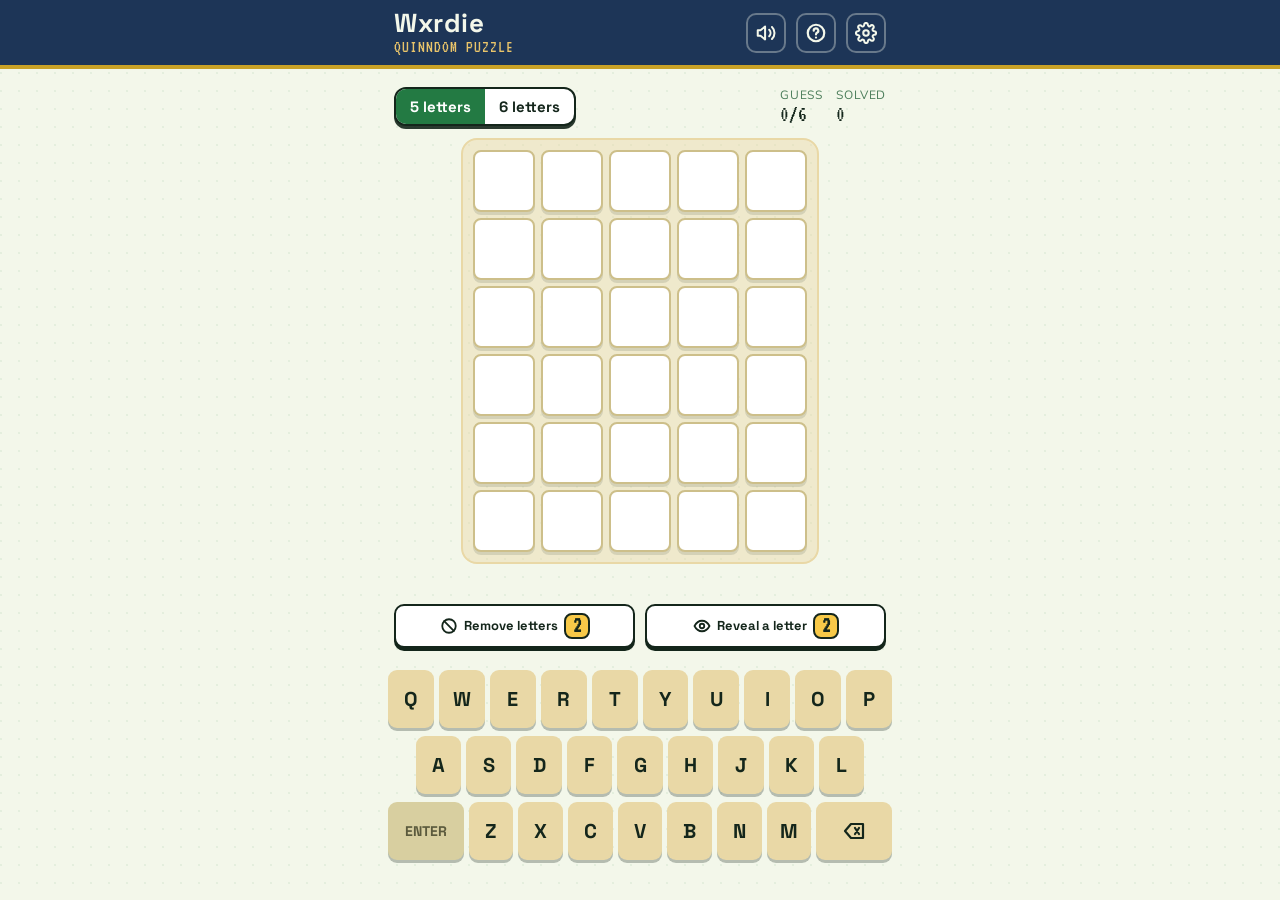
<file: puzzles/wxrdie.html>
<!doctype html>
<html lang="en">
<head>
<meta charset="utf-8">
<meta name="viewport" content="width=device-width, initial-scale=1, viewport-fit=cover">
<title>Wxrdie · QuinnDom</title>
<style>
@font-face{font-family:"Space Grotesk";font-weight:500;font-style:normal;font-display:swap;src:url([data-uri]) format("woff2")}
@font-face{font-family:"Space Grotesk";font-weight:700;font-style:normal;font-display:swap;src:url([data-uri]) format("woff2")}
@font-face{font-family:"Nunito Sans";font-weight:400;font-style:normal;font-display:swap;src:url([data-uri]) format("woff2")}
@font-face{font-family:"Nunito Sans";font-weight:700;font-style:normal;font-display:swap;src:url([data-uri]) format("woff2")}
@font-face{font-family:"VT323";font-weight:400;font-style:normal;font-display:swap;src:url([data-uri]) format("woff2")}
:root{
  /* QuinnDom palette (Day layer) */
  --forest:#1B5E20; --canopy:#237A43; --leaf:#7BC67A; --moss:#4A7C59; --sky:#3A7BD5; --sky-dark:#2A62B0;
  --harbour:#1D3557; --sun:#F7C948; --honey:#E9C46A; --brass:#C9A227; --sand:#E9D8A6; --mist:#F3F7EA;
  --ink:#14261B; --clay:#C8693D; --wisteria:#B392AC; --lilac:#CDB4DB;
  --absent:#5F6D64;
  --c-correct:var(--canopy); --c-present:var(--sun); --c-present-ink:var(--ink);
  --font-head:"Space Grotesk",system-ui,sans-serif; --font-body:"Nunito Sans",system-ui,sans-serif; --font-pixel:"VT323",ui-monospace,monospace;
}
body.cb{ --c-correct:var(--sky-dark); --c-present:var(--clay); --c-present-ink:#fff; }
*{box-sizing:border-box}
html,body{margin:0;height:100%}
body{
  background:var(--mist); color:var(--ink); font-family:var(--font-body); font-size:16px;
  display:flex; flex-direction:column; min-height:100dvh; -webkit-tap-highlight-color:transparent;
  background-image:radial-gradient(circle at 1px 1px, rgba(35,122,67,.07) 1px, transparent 0); background-size:18px 18px;
}
button{font-family:inherit; color:inherit}

/* Header band (Harbour) */
header{background:var(--harbour); color:var(--mist); border-bottom:4px solid var(--brass)}
.bar{max-width:520px; margin:0 auto; padding:10px 14px; display:flex; align-items:center; gap:10px}
.brand{display:flex; flex-direction:column; line-height:1}
.brand h1{margin:0; font-family:var(--font-head); font-weight:700; font-size:26px; letter-spacing:.5px}
.brand small{font-family:var(--font-pixel); font-size:17px; color:var(--honey); letter-spacing:1px; margin-top:2px}
.spacer{flex:1}
.icon-btn{width:40px; height:40px; border-radius:10px; border:2px solid rgba(243,247,234,.35); background:transparent; color:var(--mist); display:grid; place-items:center; cursor:pointer}
.icon-btn:hover{background:rgba(243,247,234,.12)}
.icon-btn:focus-visible,.key:focus-visible,.btn:focus-visible,.seg button:focus-visible{outline:3px solid var(--sun); outline-offset:2px}
.icon-btn svg{width:22px;height:22px}
.icon-btn .off{display:none}
.icon-btn[aria-pressed="false"] .on{display:none}
.icon-btn[aria-pressed="false"] .off{display:block}
.range{width:96px; accent-color:var(--canopy)}
.btn{white-space:nowrap}
.setting .row-r{display:flex; align-items:center; gap:10px}

main{flex:1; width:100%; max-width:520px; margin:0 auto; padding:12px 14px 16px; display:flex; flex-direction:column; align-items:center; gap:12px}

/* Mode switch + counters */
.controls{width:100%; display:flex; align-items:center; justify-content:space-between; gap:10px}
.seg{display:inline-flex; background:#fff; border:2px solid var(--ink); border-radius:12px; overflow:hidden; box-shadow:0 3px 0 rgba(20,38,27,.9)}
.seg button{border:0; background:transparent; padding:8px 14px; font-family:var(--font-head); font-weight:700; font-size:15px; cursor:pointer}
.seg button[aria-pressed="true"]{background:var(--canopy); color:#fff}
.stats{display:flex; gap:14px; font-family:var(--font-pixel); font-size:22px; line-height:1; color:var(--forest)}
.stats span b{font-weight:400; color:var(--ink)}
.stats i{font-style:normal; font-family:var(--font-body); font-size:12px; text-transform:uppercase; letter-spacing:.6px; color:var(--moss); display:block; margin-bottom:2px}

/* Board */
.board{
  --gap:6px;
  --tile:min(62px, calc((min(100vw, 520px) - 28px - 20px - (var(--cols) - 1) * var(--gap)) / var(--cols)), max(42px, calc((100dvh - 490px) / 6)));
  display:grid; gap:var(--gap); padding:10px; background:rgba(233,216,166,.45); border:2px solid var(--sand); border-radius:16px;
}
.row{display:grid; grid-template-columns:repeat(var(--cols), var(--tile)); gap:var(--gap)}
.tile{
  width:var(--tile); height:var(--tile); display:grid; place-items:center;
  border:2px solid #cdbf8a; background:#fff; border-radius:8px;
  font-family:var(--font-head); font-weight:700; font-size:calc(var(--tile) * .52); text-transform:uppercase; user-select:none;
  box-shadow:0 3px 0 rgba(20,38,27,.12);
}
.tile[data-letter]{border-color:var(--moss)}
.tile[data-state="correct"]{background:var(--c-correct); border-color:var(--c-correct); color:#fff}
.tile[data-state="present"]{background:var(--c-present); border-color:var(--c-present); color:var(--c-present-ink)}
.tile[data-state="absent"]{background:var(--absent); border-color:var(--absent); color:#fff}
.tile[data-hint]{background:#FFF7D6; border:2px dashed var(--brass); color:#8A6200}
.tile.pop{animation:pop .12s ease-out}
.tile.flip{animation:flip .56s ease both; animation-delay:calc(var(--i) * .28s)}
.tile.bounce{animation:bounce .7s ease both; animation-delay:calc(var(--i) * .08s)}
.row.shake{animation:shake .45s ease}
@keyframes pop{50%{transform:scale(1.12)}}
@keyframes flip{0%{transform:rotateX(0)}50%{transform:rotateX(90deg)}100%{transform:rotateX(0)}}
@keyframes bounce{0%,20%{transform:translateY(0)}40%{transform:translateY(-14px)}50%{transform:translateY(3px)}60%{transform:translateY(-6px)}80%{transform:translateY(1px)}100%{transform:translateY(0)}}
@keyframes shake{10%,90%{transform:translateX(-2px)}20%,80%{transform:translateX(4px)}30%,50%,70%{transform:translateX(-6px)}40%,60%{transform:translateX(6px)}}
@media (prefers-reduced-motion:reduce){ .tile.pop,.tile.flip,.tile.bounce,.row.shake{animation:none} }

/* Result strip */
.result{width:100%; background:#fff; border:2px solid var(--ink); border-radius:14px; padding:12px 14px; box-shadow:0 4px 0 var(--ink); display:none; gap:10px; flex-direction:column}
.result.show{display:flex}
.result h2{margin:0; font-family:var(--font-head); font-size:19px}
.result p{margin:0; font-size:15px}
.result .word{font-family:var(--font-pixel); font-size:28px; letter-spacing:3px; color:var(--forest); text-transform:uppercase}
.result .actions{display:flex; gap:10px; flex-wrap:wrap}
.btn{border:2px solid var(--ink); background:#fff; border-radius:10px; padding:9px 14px; font-family:var(--font-head); font-weight:700; font-size:15px; cursor:pointer; box-shadow:0 3px 0 var(--ink)}
.btn:active{transform:translateY(2px); box-shadow:0 1px 0 var(--ink)}
.btn.primary{background:var(--canopy); color:#fff}
.btn.danger{color:var(--clay)}

/* Entry box + warning line */
.entry{width:100%; display:flex; flex-direction:column; gap:6px}
.entry.hidden{display:none}
.submit{display:flex; gap:10px}
.submit input{
  flex:1; min-width:0; height:48px; padding:0 14px; border:2px solid var(--ink); border-radius:10px; background:#fff;
  font-family:var(--font-head); font-weight:700; font-size:20px; letter-spacing:4px; text-transform:uppercase; color:var(--ink);
  box-shadow:0 3px 0 var(--ink);
}
.submit input::placeholder{letter-spacing:0; text-transform:none; font-weight:500; font-size:16px; color:#7d8b80}
.submit input:focus-visible{outline:3px solid var(--sun); outline-offset:2px}
.submit .btn{height:48px; padding:0 20px}
.warn{margin:0; min-height:22px; text-align:center; font-family:var(--font-head); font-weight:700; font-size:15px; color:#9C4A25}
.warn.show{animation:warnin .3s ease-out}
@keyframes warnin{from{transform:translateY(-4px); opacity:0}}

/* Hints */
.hints{display:flex; gap:10px; width:100%}
.hintbtn{flex:1 1 0; min-width:0; display:flex; align-items:center; justify-content:center; gap:6px; min-height:44px; padding:6px 8px; font-size:13px; line-height:1.1; white-space:normal; text-align:center}
.hintbtn svg{width:18px; height:18px; flex:none}
.hintbtn .k{font-family:var(--font-pixel); font-size:21px; line-height:22px; min-width:26px; padding:0 5px; text-align:center; background:var(--sun); color:var(--ink); border:2px solid var(--ink); border-radius:8px}
@media (max-width:400px){ .hintbtn svg{display:none} }
.hintbtn:disabled{opacity:.45; cursor:not-allowed; box-shadow:0 1px 0 var(--ink); transform:none}
.hintbtn:disabled .k{background:#ddd8c4}

/* Keyboard */
.kb.hidden{display:none}
.kb{width:calc(100% + 12px); margin:auto -6px 0; display:flex; flex-direction:column; gap:8px}
.kb-row{display:flex; gap:5px; justify-content:center}
.kb-gap{flex:.5 1 0}
.key{
  flex:1 1 0; min-width:0; max-width:48px; height:58px; border:0; border-radius:9px; background:var(--sand); color:var(--ink);
  font-family:var(--font-head); font-weight:700; font-size:20px; text-transform:uppercase; cursor:pointer;
  box-shadow:0 3px 0 rgba(20,38,27,.28); padding:0; touch-action:manipulation; user-select:none; -webkit-user-select:none;
  display:grid; place-items:center;
}
.key:active{transform:translateY(2px); box-shadow:0 1px 0 rgba(20,38,27,.28); filter:brightness(.94)}
.key.wide{flex:1.7 1 0; max-width:78px; font-size:14px}
.key svg{width:24px; height:24px}
.key[data-key="enter"]{background:#D8CFA0; color:#5B5A3D}
.key[data-key="enter"].ready{background:var(--canopy); color:#fff; box-shadow:0 3px 0 #14502D}
.key[data-state="correct"]{background:var(--c-correct); color:#fff}
.key[data-state="present"]{background:var(--c-present); color:var(--c-present-ink)}
.key[data-state="absent"]{background:var(--absent); color:#fff; opacity:.8}
.key.gone{opacity:.32; text-decoration:line-through; text-decoration-thickness:2px}

@media (max-height:700px){ .key{height:48px} .kb{gap:6px} }
@media (min-width:700px){ .kb{margin-top:10px} main{padding-top:18px} }

/* Toast */
.toast-host{position:fixed; top:150px; left:0; right:0; display:flex; flex-direction:column; align-items:center; gap:8px; pointer-events:none; z-index:20}
.toast{background:var(--ink); color:var(--mist); padding:10px 16px; border-radius:10px; font-family:var(--font-head); font-weight:700; font-size:15px; box-shadow:0 4px 0 rgba(0,0,0,.25); animation:toast .25s ease-out}
.toast.out{opacity:0; transition:opacity .35s}
@keyframes toast{from{transform:translateY(-8px); opacity:0}}

/* Dialogs */
dialog{border:2px solid var(--ink); border-radius:16px; padding:0; max-width:min(440px, 92vw); width:100%; background:var(--mist); color:var(--ink); box-shadow:0 6px 0 var(--ink)}
dialog::backdrop{background:rgba(29,53,87,.55)}
.dlg{padding:18px 18px 16px}
.dlg h2{margin:0 0 8px; font-family:var(--font-head); font-size:22px}
.dlg p{margin:0 0 10px; line-height:1.45}
.dlg ul{margin:0 0 12px; padding-left:20px; line-height:1.5}
.dlg .close{float:right}
.demo{display:flex; gap:5px; margin:6px 0 4px}
.demo .tile{--tile:40px; width:40px; height:40px; font-size:21px}
.setting{display:flex; align-items:center; justify-content:space-between; gap:12px; padding:10px 0; border-bottom:1px dashed var(--sand)}
.setting b{display:block; font-family:var(--font-head)}
.setting small{color:var(--moss)}
.switch{position:relative; width:50px; height:28px; flex:none}
.switch input{position:absolute; inset:0; opacity:0; width:100%; height:100%; margin:0; cursor:pointer}
.switch span{position:absolute; inset:0; background:#c9cfc4; border:2px solid var(--ink); border-radius:999px; transition:background .15s; pointer-events:none}
.switch span::after{content:""; position:absolute; top:2px; left:2px; width:20px; height:20px; border-radius:50%; background:#fff; border:2px solid var(--ink); transition:transform .15s}
.switch input:checked + span{background:var(--canopy)}
.switch input:checked + span::after{transform:translateX(22px)}
.switch input:focus-visible + span{outline:3px solid var(--sun); outline-offset:2px}
.switch input:disabled{cursor:not-allowed} .switch input:disabled + span{opacity:.5}

body.locked .seg,body.locked #btn-next,body.locked #btn-sort,body.locked .listbar{display:none!important}
body.locked .controls{justify-content:flex-end}
</style>
</head>
<body>
<header>
  <div class="bar">
    <div class="brand"><h1>Wxrdie</h1><small>QUINNDOM PUZZLE</small></div>
    <div class="spacer"></div>
    <button class="icon-btn" id="btn-sound" aria-label="Sound effects" aria-pressed="false">
      <svg class="on" viewBox="0 0 24 24" fill="none" stroke="currentColor" stroke-width="2.2" stroke-linecap="round" stroke-linejoin="round"><path d="M11 5 6 9H3v6h3l5 4z"/><path d="M15.5 8.5a5 5 0 0 1 0 7"/><path d="M18.5 5.5a9 9 0 0 1 0 13"/></svg>
      <svg class="off" viewBox="0 0 24 24" fill="none" stroke="currentColor" stroke-width="2.2" stroke-linecap="round" stroke-linejoin="round"><path d="M11 5 6 9H3v6h3l5 4z"/><path d="m16 9 5 6"/><path d="m21 9-5 6"/></svg>
    </button>
    <button class="icon-btn" id="btn-help" aria-label="How to play">
      <svg viewBox="0 0 24 24" fill="none" stroke="currentColor" stroke-width="2.4" stroke-linecap="round" stroke-linejoin="round"><circle cx="12" cy="12" r="9"/><path d="M9.5 9.5a2.5 2.5 0 1 1 3.6 2.2c-.7.4-1.1.9-1.1 1.8"/><path d="M12 17h.01"/></svg>
    </button>
    <button class="icon-btn" id="btn-settings" aria-label="Settings">
      <svg viewBox="0 0 24 24" fill="none" stroke="currentColor" stroke-width="2.2" stroke-linecap="round" stroke-linejoin="round"><circle cx="12" cy="12" r="3"/><path d="M19.4 15a1.7 1.7 0 0 0 .3 1.8l.1.1a2 2 0 1 1-2.8 2.8l-.1-.1a1.7 1.7 0 0 0-1.8-.3 1.7 1.7 0 0 0-1 1.5V21a2 2 0 1 1-4 0v-.1a1.7 1.7 0 0 0-1.1-1.5 1.7 1.7 0 0 0-1.8.3l-.1.1a2 2 0 1 1-2.8-2.8l.1-.1a1.7 1.7 0 0 0 .3-1.8 1.7 1.7 0 0 0-1.5-1H3a2 2 0 1 1 0-4h.1a1.7 1.7 0 0 0 1.5-1.1 1.7 1.7 0 0 0-.3-1.8l-.1-.1a2 2 0 1 1 2.8-2.8l.1.1a1.7 1.7 0 0 0 1.8.3H9a1.7 1.7 0 0 0 1-1.5V3a2 2 0 1 1 4 0v.1a1.7 1.7 0 0 0 1 1.5 1.7 1.7 0 0 0 1.8-.3l.1-.1a2 2 0 1 1 2.8 2.8l-.1.1a1.7 1.7 0 0 0-.3 1.8V9a1.7 1.7 0 0 0 1.5 1H21a2 2 0 1 1 0 4h-.1a1.7 1.7 0 0 0-1.5 1z"/></svg>
    </button>
  </div>
</header>

<main>
  <div class="controls">
    <div class="seg" role="group" aria-label="Word length">
      <button id="mode-5" aria-pressed="true">5 letters</button>
      <button id="mode-6" aria-pressed="false">6 letters</button>
    </div>
    <div class="stats" aria-live="polite">
      <span><i>Guess</i><b id="stat-guess">0/6</b></span>
      <span><i>Solved</i><b id="stat-done">0</b></span>
    </div>
  </div>

  <div class="board" id="board" role="grid" aria-label="Guess grid"></div>

  <section class="result" id="result" aria-live="polite">
    <h2 id="result-title"></h2>
    <p>The word was <span class="word" id="result-word"></span></p>
    <div class="actions">
      <button class="btn" id="btn-share">Share</button>
      <button class="btn primary" id="btn-next">Next puzzle</button>
    </div>
  </section>

  <div class="entry" id="entry">
    <p class="warn" id="warn" role="alert"></p>
    <div class="hints" id="hints" role="group" aria-label="Hints">
      <button class="btn hintbtn" id="btn-hint-out" type="button" aria-label="Hint: remove letters that are not in the word">
        <svg viewBox="0 0 24 24" fill="none" stroke="currentColor" stroke-width="2.4" stroke-linecap="round" aria-hidden="true"><circle cx="12" cy="12" r="9"/><path d="M5.6 5.6l12.8 12.8"/></svg>
        Remove letters <span class="k" id="hint-out-left">2</span>
      </button>
      <button class="btn hintbtn" id="btn-hint-rev" type="button" aria-label="Hint: reveal one letter in its right spot">
        <svg viewBox="0 0 24 24" fill="none" stroke="currentColor" stroke-width="2.4" stroke-linecap="round" stroke-linejoin="round" aria-hidden="true"><path d="M2 12s3.6-7 10-7 10 7 10 7-3.6 7-10 7S2 12 2 12z"/><circle cx="12" cy="12" r="3"/></svg>
        Reveal a letter <span class="k" id="hint-rev-left">2</span>
      </button>
    </div>
  </div>

  <div class="kb" id="kb" aria-label="Keyboard"></div>
</main>

<div class="toast-host" id="toasts"></div>

<dialog id="dlg-help"><div class="dlg">
  <button class="btn close" onclick="this.closest('dialog').close()">Close</button>
  <h2>How to play</h2>
  <p>Guess the hidden word in 6 tries. Pick 5 or 6 letters at the top. Each guess must be a real word.</p>
  <ul>
    <li>Green: right letter, right spot</li>
    <li>Yellow: right letter, wrong spot</li>
    <li>Grey: not in the word</li>
  </ul>
  <p><b>Example</b>: the word is <b>PLANT</b></p>
  <div class="demo">
    <div class="tile" data-state="correct">P</div><div class="tile" data-state="present">A</div><div class="tile" data-state="absent">R</div><div class="tile" data-state="absent">I</div><div class="tile" data-state="present">T</div>
  </div>
  <p>P is in the right spot. A and T are in the word but elsewhere. R and I are not in it.</p>
  <p><b>Stuck?</b> Each word comes with 2 of each hint. <b>Remove letters</b> greys out 5 letters on the keyboard that are not in the word. <b>Reveal a letter</b> shows one letter in its right spot (dashed tile).</p>
  <p>Words are common English words. Every puzzle is new and you can play as many as you like.</p>
</div></dialog>

<dialog id="dlg-settings"><div class="dlg">
  <button class="btn close" onclick="this.closest('dialog').close()">Close</button>
  <h2>Settings</h2>
  <div class="setting">
    <div><b>Hard mode</b><small id="hard-note">Revealed hints must be used in the next guess</small></div>
    <label class="switch"><input type="checkbox" id="set-hard" aria-label="Hard mode"><span></span></label>
  </div>
  <div class="setting">
    <div><b>Colour-blind colours</b><small>Blue and orange instead of green and yellow</small></div>
    <label class="switch"><input type="checkbox" id="set-cb" aria-label="Colour-blind colours"><span></span></label>
  </div>
  <div class="setting">
    <div><b>Sound effects</b><small>Happy chime when you solve a puzzle, a gentle one when you miss</small></div>
    <label class="switch"><input type="checkbox" id="set-sfx" aria-label="Sound effects"><span></span></label>
  </div>
  <div class="setting">
    <div><b>Volume</b><small>Applies to all sounds</small></div>
    <div class="row-r"><input class="range" type="range" id="set-vol" min="0" max="100" step="5" aria-label="Volume"><button class="btn" id="btn-hear" type="button">Win</button><button class="btn" id="btn-hear2" type="button">Miss</button></div>
  </div>
  <div class="setting" style="border:0">
    <div><b>Reset Wxrdie progress</b><small>Clears completed words (testing)</small></div>
    <button class="btn danger" id="btn-reset">Reset</button>
  </div>
</div></dialog>

<script>
/* Wxrdie engine: pure game logic, no DOM, no storage.
 * Works in the browser (window.WxrdieEngine) and in Node (module.exports) so it can be unit-tested.
 *
 * Rules (decided with Harley, 8 Nov 2026):
 *  - Two modes: 5-letter and 6-letter, 6 guesses each.
 *  - Answers come from a pre-shuffled list, played in order (no date maths).
 *  - Save file keeps only the words a player has completed, per mode.
 */
(function (root, factory) {
  if (typeof module === "object" && module.exports) module.exports = factory();
  else root.WxrdieEngine = factory();
})(typeof self !== "undefined" ? self : this, function () {
  "use strict";

  var MAX_GUESSES = 6;
  var MODES = [5, 6];
  var CORRECT = "correct", PRESENT = "present", ABSENT = "absent";
  var RANK = { absent: 0, present: 1, correct: 2 };

  /** Score one guess against the answer. Two passes so duplicate letters behave like Wordle:
   *  pass 1 marks greens and counts the answer letters still unmatched,
   *  pass 2 gives a yellow only while an unmatched copy of that letter remains. */
  function evaluateGuess(guess, answer) {
    guess = String(guess).toLowerCase();
    answer = String(answer).toLowerCase();
    if (guess.length !== answer.length) throw new Error("Guess and answer must be the same length");
    var n = answer.length;
    var result = new Array(n).fill(ABSENT);
    var left = {};
    var i;
    for (i = 0; i < n; i++) {
      if (guess[i] === answer[i]) result[i] = CORRECT;
      else left[answer[i]] = (left[answer[i]] || 0) + 1;
    }
    for (i = 0; i < n; i++) {
      if (result[i] === CORRECT) continue;
      if (left[guess[i]] > 0) {
        result[i] = PRESENT;
        left[guess[i]]--;
      }
    }
    return result;
  }

  /** Returns null if fine, otherwise a short message for the UI. */
  function validateGuess(guess, length, validSet) {
    guess = String(guess).toLowerCase();
    if (guess.length < length) return "Not enough letters";
    if (guess.length > length || !/^[a-z]+$/.test(guess)) return "Letters only";
    if (!validSet.has(guess)) return "Not in word list";
    return null;
  }

  /** Hard mode: every revealed green must stay in place, every revealed yellow must be reused.
   *  Returns null if fine, otherwise a message. */
  function checkHardMode(guess, previousGuesses, previousResults) {
    guess = String(guess).toLowerCase();
    for (var g = 0; g < previousGuesses.length; g++) {
      var prev = previousGuesses[g], res = previousResults[g];
      for (var i = 0; i < prev.length; i++) {
        if (res[i] === CORRECT && guess[i] !== prev[i]) {
          return "Position " + (i + 1) + " must be " + prev[i].toUpperCase();
        }
      }
      // count how many of each yellow/green letter the previous guess proved exist
      var need = {};
      for (var j = 0; j < prev.length; j++) {
        if (res[j] !== ABSENT) need[prev[j]] = (need[prev[j]] || 0) + 1;
      }
      var have = {};
      for (var k = 0; k < guess.length; k++) have[guess[k]] = (have[guess[k]] || 0) + 1;
      for (var letter in need) {
        if ((have[letter] || 0) < need[letter]) return "Guess must contain " + letter.toUpperCase();
      }
    }
    return null;
  }

  /** Best known state per letter, for colouring the on-screen keyboard. */
  function keyboardState(guesses, results) {
    var map = {};
    for (var g = 0; g < guesses.length; g++) {
      for (var i = 0; i < guesses[g].length; i++) {
        var ch = guesses[g][i], st = results[g][i];
        if (!(ch in map) || RANK[st] > RANK[map[ch]]) map[ch] = st;
      }
    }
    return map;
  }

  /** Pick the answer for the next puzzle. `completed` is the list of words already finished in this mode.
   *  Play the shuffled list in order, skipping anything already completed; wrap around when it runs out. */
  function nextAnswer(answers, completed) {
    var done = new Set(completed);
    for (var i = 0; i < answers.length; i++) {
      if (!done.has(answers[i])) return answers[i];
    }
    // every word completed: start a new lap
    return answers[completed.length % answers.length];
  }

  /** A fresh game object for one puzzle. */
  function newGame(length, answer) {
    return { length: length, answer: answer, guesses: [], results: [], status: "playing" };
  }

  /** Submit a guess. Mutates and returns { ok, error, game }. */
  function submitGuess(game, guess, validSet, opts) {
    opts = opts || {};
    if (game.status !== "playing") return { ok: false, error: "Game over", game: game };
    guess = String(guess).toLowerCase();
    var err = validateGuess(guess, game.length, validSet);
    if (!err && opts.hardMode) err = checkHardMode(guess, game.guesses, game.results);
    if (err) return { ok: false, error: err, game: game };

    var result = evaluateGuess(guess, game.answer);
    game.guesses.push(guess);
    game.results.push(result);
    if (guess === game.answer) game.status = "won";
    else if (game.guesses.length >= MAX_GUESSES) game.status = "lost";
    return { ok: true, error: null, game: game };
  }

  /* ---------- hints (decided with Harley, 11 Nov 2026): 2 "Remove letters" and 2 "Reveal a letter" per word ---------- */
  var ELIMINATE_COUNT = 5;
  var ALPHABET = "abcdefghijklmnopqrstuvwxyz".split("");

  /** Letters that are certainly not in the answer and that the player has not already learned from a guess or an earlier hint. */
  function eliminationCandidates(game) {
    var skip = {}, i;
    game.answer.split("").forEach(function (c) { skip[c] = true; });
    game.guesses.forEach(function (g) { g.split("").forEach(function (c) { skip[c] = true; }); });
    (game.gone || []).forEach(function (c) { skip[c] = true; });
    return ALPHABET.filter(function (c) { return !skip[c]; });
  }
  /** Rule out up to ELIMINATE_COUNT letters. Mutates game.gone. rnd() returns 0..1. Returns { ok, letters } or { ok:false, error }. */
  function hintEliminate(game, rnd) {
    var pool = eliminationCandidates(game);
    if (!pool.length) return { ok: false, error: "No more letters to rule out" };
    var picks = [];
    while (picks.length < ELIMINATE_COUNT && pool.length) picks.push(pool.splice(Math.floor(rnd() * pool.length), 1)[0]);
    game.gone = (game.gone || []).concat(picks);
    return { ok: true, letters: picks };
  }
  /** Positions the player does not yet know: not green in any guess and not already revealed. */
  function revealCandidates(game) {
    var known = {};
    game.results.forEach(function (res) { res.forEach(function (st, i) { if (st === CORRECT) known[i] = true; }); });
    (game.revealed || []).forEach(function (i) { known[i] = true; });
    var out = [];
    for (var i = 0; i < game.length; i++) if (!known[i]) out.push(i);
    return out;
  }
  /** Reveal one letter in its right spot. Mutates game.revealed. Returns { ok, index, letter } or { ok:false, error }. */
  function hintReveal(game, rnd) {
    var pool = revealCandidates(game);
    if (!pool.length) return { ok: false, error: "You already know every letter's spot" };
    var i = pool[Math.floor(rnd() * pool.length)];
    game.revealed = (game.revealed || []).concat([i]);
    return { ok: true, index: i, letter: game.answer[i] };
  }

  /** Emoji grid for sharing. */
  function shareGrid(game, colorBlind) {
    var sq = colorBlind
      ? { correct: "🟧", present: "🟦", absent: "⬛" }   // orange, blue, black
      : { correct: "🟩", present: "🟨", absent: "⬛" };  // green, yellow, black
    var score = game.status === "won" ? game.guesses.length : "X";
    var head = "Wxrdie " + game.length + " " + score + "/" + MAX_GUESSES;
    var rows = game.results.map(function (r) {
      return r.map(function (s) { return sq[s]; }).join("");
    });
    return head + "\n\n" + rows.join("\n");
  }

  /** Save-file helpers: only completed words are stored, per mode. */
  function emptySave() { return { completed: { "5": [], "6": [] } }; }

  function recordCompleted(save, length, word) {
    var key = String(length);
    save.completed = save.completed || {};
    save.completed[key] = save.completed[key] || [];
    if (save.completed[key].indexOf(word) === -1) save.completed[key].push(word);
    return save;
  }

  /** Make a loaded save safe to use (missing keys, wrong types). */
  function normaliseSave(save) {
    var out = emptySave();
    if (save && save.completed) {
      MODES.forEach(function (m) {
        var list = save.completed[String(m)];
        if (Array.isArray(list)) {
          out.completed[String(m)] = list.filter(function (w) {
            return typeof w === "string" && w.length === m;
          });
        }
      });
    }
    return out;
  }

  return {
    MAX_GUESSES: MAX_GUESSES, MODES: MODES,
    evaluateGuess: evaluateGuess, validateGuess: validateGuess, checkHardMode: checkHardMode,
    keyboardState: keyboardState, nextAnswer: nextAnswer, newGame: newGame, submitGuess: submitGuess,
    eliminationCandidates: eliminationCandidates, hintEliminate: hintEliminate, revealCandidates: revealCandidates, hintReveal: hintReveal, ELIMINATE_COUNT: ELIMINATE_COUNT,
    shareGrid: shareGrid, emptySave: emptySave, recordCompleted: recordCompleted, normaliseSave: normaliseSave
  };
});

</script>
<script>
var WORDS = {"answers":{"5":["apron","reeve","goody","opera","drone","alias","trust","venue","diner","whose","gleam","spoof","magic","modal","label","plaza","wheat","whirl","seize","shave","flour","learn","erupt","blame","spree","vicar","whack","motel","corps","prose","bugle","binge","itchy","koala","elder","dance","metro","loose","grunt","maybe","craze","mural","amino","dairy","risky","noisy","flung","whine","gravy","vinyl","sedan","lumen","butte","cater","takin","shady","surge","privy","rogue","train","amend","layup","cutie","crane","kebab","click","stall","hough","tonal","solid","beard","pushy","omega","false","total","grave","saver","spoke","swirl","sniff","broad","pound","sieve","gamma","friar","amaze","bumpy","perky","crude","flake","lymph","steal","nasty","smile","fluff","widow","supra","fifty","paste","waist","sigma","indie","goose","space","build","chino","swain","taunt","plane","haste","model","triad","revel","truly","order","porta","scout","smirk","bushy","girly","sauna","geeky","prima","trail","burnt","leave","exact","basic","along","defer","lunar","human","photo","quasi","latch","weird","pedal","renew","crave","voter","banjo","scale","dough","shalt","fatty","sheen","timid","scrap","stump","thief","sharp","vapor","evoke","tutor","radar","teeth","nerve","glare","silly","rouge","steam","caste","large","humor","force","trade","proto","least","dunno","pecan","quart","bagel","kayak","wider","awake","mecca","posse","kinda","slain","playa","sweep","funky","hubby","polar","upper","stale","leash","curvy","react","flick","relic","never","munch","kiosk","unity","avail","mamma","baton","begun","fiend","crisp","sixth","intro","polio","donut","snipe","anime","bleak","annex","agent","empty","nomad","laser","rival","chump","vault","horse","prize","solar","scrum","leach","villa","stoop","crewe","groan","crate","shall","footy","quite","slush","admin","juror","primo","usual","swept","llama","mummy","waltz","often","cheek","snake","gloom","snout","ensue","enter","nexus","slate","filth","stark","roast","lipid","fetus","greet","abyss","flier","realm","cuter","clasp","twice","saucy","bossy","loyal","loser","cloth","river","thigh","sixty","shoal","froze","tacky","stake","lower","crank","arson","speck","evade","which","glide","bacon","rainy","quick","pluck","aloud","turbo","badly","crash","fence","chill","basal","weave","nasal","verse","combo","bunch","image","aloof","spark","knife","rigid","forgo","press","chant","erase","lowly","taser","quell","blush","alibi","fault","maker","rugby","kraft","penal","ahead","eagle","intel","creek","madly","remit","audit","halal","daily","spire","style","molar","enjoy","hotel","aptly","diary","liner","scene","satin","freak","quark","infer","broom","shack","scent","melon","strut","frame","papal","cause","month","amuse","trash","dread","remix","messy","rayon","bound","teach","gully","grade","angry","fable","tuner","seine","flare","blown","index","burst","dizzy","cache","lemon","suite","fluke","talon","essay","black","place","tower","squad","legal","brace","spray","civil","fresh","match","medal","agile","dolce","tummy","cleft","eject","aloha","strap","cream","shook","alive","chain","fussy","joint","joker","worse","khaki","prone","modus","rigor","aroma","regal","class","shirt","boxer","lilac","skill","bloke","dwell","floss","bring","rhino","fetch","nurse","canoe","snoop","tonne","deity","grill","slack","polka","purse","sweat","amour","scorn","great","store","rider","stout","mount","scrub","motor","steep","freer","trend","toast","rebel","skirt","orbit","crime","treat","globe","clown","motif","apply","pulse","libel","prank","stung","stunt","drank","admit","furry","fetal","plaid","naive","eater","idiom","lotto","sleek","panda","payer","macro","fella","motto","hobby","churn","havoc","wrote","bogus","modem","bless","fairy","dwarf","sable","shame","hoist","shard","droid","alarm","offer","rhyme","stair","witch","power","lingo","stash","macho","safer","close","straw","quail","comet","hutch","aside","fleet","spend","salad","wreck","franc","tidal","swore","lapse","front","vocal","lotus","croft","oddly","fishy","geese","wheel","devil","sabre","syrup","bloom","crest","bulge","jelly","carat","swami","shiva","shout","cabin","finch","sheik","skier","lupus","ghost","matte","aunty","crowd","micro","paint","equip","diode","smoky","scoop","taste","excel","eerie","clove","clock","moose","sorta","sword","sight","blunt","ultra","melee","their","crown","flank","tight","truth","point","faint","spoon","obese","blade","shaky","shock","ascot","optic","coast","tenor","ounce","stand","mocha","pinky","stomp","stead","peril","vegan","hairy","baggy","frown","taint","cyber","ideal","booby","thyme","block","sorry","walla","rondo","chasm","brick","enemy","berth","crawl","manic","maple","pause","paper","hyper","felon","lobby","pawns","mover","drama","cough","silky","print","forum","crumb","tract","blood","taboo","thick","anglo","vital","newly","speed","firth","mould","brash","wanna","event","oasis","brine","banco","squid","biker","onset","angle","shade","arise","mixer","scuba","cried","fauna","delay","handy","tweet","borne","inter","dream","meaty","denim","finer","cupid","yeast","death","cider","curly","array","sound","above","ample","gummy","cadre","youth","yearn","moral","clump","largo","swine","masse","found","laugh","inner","reuse","ember","sinus","reach","troop","creme","homie","sadly","issue","entry","stuff","sleep","width","crust","apnea","built","dense","score","totem","tribe","trick","ebook","input","hound","slang","linen","cheat","actin","spent","dodgy","coven","porch","sheet","truce","slash","fifth","swift","heard","goofy","roper","civic","cameo","sworn","tulip","lease","snail","steak","imply","badge","tempo","detox","gland","spare","mogul","comma","odour","litre","there","daddy","scarf","comic","tweak","growl","bravo","feral","assay","pence","zebra","hover","token","chalk","posey","dandy","cabal","glaze","inlet","swarm","cubic","canon","value","juicy","pinch","vying","vowel","scion","today","right","women","cadet","login","batch","theta","nudge","reign","foray","cable","usher","farce","story","swear","while","alike","cigar","gross","prove","crook","rinse","prune","final","stole","board","torch","colon","drool","rehab","beech","skate","radio","woven","queue","hitch","femur","flair","blank","loner","bribe","madam","sling","flirt","brink","argue","pooja","carte","mimic","stoic","heron","giddy","guilt","grasp","medic","tenet","wedge","prior","equal","whole","chili","sutra","media","hydro","music","thank","quake","lousy","vouch","twist","incur","those","cease","metal","spilt","canal","quote","birth","ocean","virus","cling","knack","nifty","rural","relay","again","agony","flame","after","gecko","coach","level","beset","viper","alder","sweet","drink","blitz","shale","pixel","pinto","perch","femme","heady","inert","midst","ready","moray","saber","smelt","spade","guide","thump","mucus","chart","toxic","puppy","pivot","jazzy","hurry","carta","query","dogma","enact","siege","among","merit","drive","kanji","oxide","weigh","outer","chose","steer","waste","barge","march","ethic","light","tunic","buggy","metre","savvy","cobra","hedge","taker","mulch","karma","water","basin","trunk","feast","rowdy","forth","spell","guest","route","super","ruler","older","eager","clear","fried","stack","overt","duchy","dealt","shaft","began","axiom","dried","merch","frail","promo","notch","ditch","grand","atlas","junta","plank","fewer","stain","liter","bonus","shank","clerk","arrow","fling","shrug","bling","mower","drove","noose","worry","rough","focal","grain","nerdy","world","about","truck","blind","gaunt","thine","onion","dozen","cramp","thumb","rarer","moist","toxin","locus","stock","husky","since","craft","hello","limit","kneel","debut","break","cloak","hertz","draft","uncut","sober","ether","avert","ninja","murky","lover","chief","petri","elect","juice","trait","trout","shiny","hotly","acton","alpha","depot","timer","stamp","mafia","third","fiber","delve","speak","shire","pesky","allow","crypt","cycle","brood","deuce","adobe","lynch","tense","haunt","vogue","trope","stare","anger","broth","dowry","choir","float","sexes","catch","rover","might","boost","stuck","snuck","valor","hoard","teeny","aback","wafer","smart","morph","bible","given","niche","adult","aspen","chimp","winch","asset","house","shoot","blink","cover","foyer","shine","flask","rifle","frisk","heart","nicer","mouth","mania","cargo","gamer","vigor","guard","muddy","puffy","chunk","mango","flock","awoke","forex","gusto","crush","plead","aware","sloth","milky","tease","spill","needy","valid","topic","usage","stalk","stave","hater","spore","bigot","phase","rotor","donor","liver","study","thong","utter","nylon","bosom","braid","sport","caddy","budge","scope","spite","newer","exile","dodge","simba","proud","fight","shear","arbor","gonna","shawl","wagon","jihad","write","spoil","cheap","watch","skunk","frost","sonar","patio","hippo","whisk","patch","latex","unite","spawn","envoy","xenon","laden","crack","adopt","pique","graph","twine","expat","torso","kiddo","wrath","beige","saint","naval","smell","decor","gorge","alien","carve","baker","drawn","elbow","proxy","grape","ionic","palsy","valve","toner","until","poker","exert","phony","swoop","foggy","stiff","marry","recon","brave","monde","uncle","cloud","chord","curse","scant","vigil","stoke","gauge","choke","beast","grief","attic","jerky","drill","dress","ranch","fatal","harsh","fixer","manly","brute","leafy","slide","pilot","noise","serum","ferry","basis","await","alert","check","queen","couch","flood","jumbo","short","graze","anvil","demon","mourn","smite","small","snack","tiger","spine","guild","rower","woman","trump","squat","babel","manor","condo","roost","leapt","threw","petit","known","grime","creep","later","arose","range","suave","actor","dirty","shark","jolly","leech","circa","acute","tread","blend","refer","sewer","abode","bathe","peach","fudge","awful","graft","ankle","spice","decay","momma","panic","barca","union","brill","south","retro","decal","claim","fiery","night","white","niece","bread","quilt","annoy","epoch","pride","scary","piano","guess","stool","clout","voila","wager","unfit","depth","shrub","crass","smoke","charm","vague","larva","brawl","focus","resin","every","track","swamp","suede","poise","logic","latte","duvet","floor","giant","first","rerun","nacho","synod","tooth","forge","servo","below","lucid","cocoa","bower","jetty","drown","congo","rapid","elves","climb","bleep","sonic","earth","acorn","ninth","idiot","merge","extra","piety","pitch","raise","irony","blast","recap","evict","grind","hatch","lodge","meter","prime","flash","heave","vista","grown","stone","fluid","plate","taken","yacht","ridge","intra","voice","wacky","flown","seven","mince","wharf","snowy","moody","harem","sheep","pooch","smear","chute","gimme","mound","helix","booty","slept","adage","peace","other","decoy","dryer","howdy","habit","pasta","email","folio","rally","valet","shape","fully","layer","arena","visit","reddy","apart","tiara","agree","boast","swung","slant","plume","alone","probe","skull","aorta","edict","booze","mouse","saith","throw","champ","magma","ledge","glove","gotta","coupe","plant","flyer","would","erode","fruit","rodeo","waive","ought","slice","shake","inbox","cruel","reply","visor","lunch","ethos","these","fraud","bully","eight","brake","swede","clean","quirk","grail","meant","video","bluff","worst","hijab","chemo","convo","haute","padre","hinge","debit","algae","bland","shelf","bubba","rabid","spelt","doggy","share","cumin","haram","smack","wreak","relax","green","renal","aloft","woken","stove","senna","stray","guise","limbo","stood","ramen","trial","favor","stint","scalp","think","heavy","weary","under","yield","plush","drier","sauce","group","lathe","slimy","altar","truer","leaky","child","bench","savoy","broke","slime","adapt","tasty","flack","delta","theme","wound","tonic","swipe","lever","reset","viral","ratio","punch","clash","otter","stage","brunt","novel","quack","genie","godly","crept","fibre","risen","judge","wrong","roach","disco","plump","edema","round","petty","deter","fuzzy","flute","slump","venom","album","brush","boron","quest","alter","sense","groin","clone","psych","maize","cedar","towel","sever","curve","facet","clung","split","blond","rupee","could","widen","barre","owner","start","rouse","steel","minus","stony","armor","salon","whiff","buyer","heist","lyric","wiser","soyuz","bayou","shift","brisk","quota","color","chess","robot","razor","mushy","gloss","pupil","table","avian","truss","troll","sassy","crore","spout","pixie","pouch","eaten","funny","ozone","humid","tempt","sneak","shown","forty","ditto","racer","belly","filly","alloy","epoxy","knoll","vivid","haiku","picky","twain","comfy","liege","sansa","young","quiet","doubt","spicy","grate","bison","diddy","setup","audio","title","expel","hefty","pizza","chest","coney","tough","touch","elite","livid","brown","giver","undue","serve","wrist","infra","panel","horde","whale","taper","drain","repay","stein","abort","genre","proof","shone","azure","shore","girth","nutty","digit","plumb","tenth","chime","smash","savor","legit","crazy","tibia","adept","rumor","shove","psalm","scare","state","tumor","yummy","chore","beach","swell","scour","stick","stink","wield","parse","still","exist","salty","cocky","pious","bowel","theft","repel","brain","grass","lofty","diver","error","soggy","gnome","kappa","drift","petal","clamp","inept","navel","blaze","chair","snare","snort","conte","wight","codex","synth","abide","amiss","flesh","folly","brief","movie","prism","hence","local","swing","slick","mater","piece","award","plain","glass","lager","trove","fitch","whoop","ulcer","telly","nitro","homme","bingo","count","upset","chile","flush","sugar","spank","groom","labor","three","occur","avant","unify","fever","manga","staff","party","gable","spear","tacit","solve","siren","aisle","pagan","fryer","angst","gator","runny","bulky","purge","axial","knock","avoid","brass","chewy","phone","begin","money","adorn","sheer","hunch","cheer","where","align","crock"],"6":["talent","midday","belong","entice","pantry","chisel","brutal","somber","legion","rabble","extort","ravine","lumbar","offset","deduce","better","throng","carton","thrive","fiance","usable","trivia","raider","turtle","choppy","bunker","bridal","alkali","intact","absurd","eerily","butler","gladly","trauma","camper","strewn","sailor","hernia","quarry","design","groove","freaky","locust","thorax","reward","simmer","hassle","casual","barrel","safest","bought","pillar","savage","healer","domino","airmen","potash","sulfur","trader","topple","rental","toilet","permit","braver","weight","street","burley","reason","jester","umpire","quench","notify","autism","banger","tropic","covent","junior","utmost","little","palais","preach","thread","ornate","rocker","ardent","entire","dipper","wealth","sinner","larvae","peachy","meadow","wander","filler","yogurt","wildly","unreal","circle","moment","cruise","unkind","teaser","serial","outrun","letter","finite","verily","prison","insist","savior","goodie","locket","bowman","matter","cornea","enrich","benign","bucket","trendy","grille","oyster","repost","aortic","useful","embark","mighty","abrupt","rancid","denote","squish","became","muppet","lotion","pimple","driven","suffer","abroad","softly","choral","weekly","toffee","mashup","frugal","refill","nestle","magpie","length","podium","lackey","spring","robber","itself","tenant","armour","nebula","zigzag","trench","frigid","rarest","unplug","septic","gritty","lawful","nuclei","tether","gloomy","abound","markup","device","sensor","author","cobalt","studio","gently","polish","hangar","beaten","wizard","glycol","answer","stream","plural","guitar","radius","barnet","likely","quartz","falcon","looney","payout","fallen","slogan","chunky","goalie","carnal","mental","papacy","should","module","barren","series","deduct","maiden","sucker","agency","python","raffle","forgot","reverb","correa","sister","sector","fleece","outage","loader","fennel","yonder","secret","finale","hubris","creamy","kitten","crater","canton","weasel","thirty","heyday","mumble","punter","digger","parlor","colony","seller","sicker","engage","puzzle","cocoon","steppe","reject","fascia","apical","merger","jumble","animal","spouse","heaven","recite","tendon","darken","anemia","winner","clever","cannot","cheesy","joyous","kimono","farrow","presto","equine","hander","carbon","skater","listen","shaken","vacant","person","object","jaeger","duress","nature","candor","asylum","stroud","richly","pollen","avenue","volume","screen","ripper","fruity","sooner","proton","sizzle","eleven","plague","upward","accept","dammit","corner","misery","assign","arisen","anyhow","allele","unload","fillet","dredge","hereby","slower","damper","within","tennis","shogun","supple","splash","devoid","orchid","travel","fewest","namely","fondly","feisty","triton","insure","petite","glossy","hostel","formal","afraid","season","spiral","tragic","beater","confer","analog","jihadi","unfold","refuse","opener","ledger","domain","hearth","insert","detach","sphere","reaper","docker","lustre","trippy","ferret","lessen","sugary","enzyme","narrow","mutual","teapot","curfew","output","blurry","filter","septum","caught","repair","snoopy","unfair","comedy","behave","fairer","menace","spoken","fiasco","rescue","detest","vertex","recoil","crisis","levant","repeat","darkly","around","parole","techno","attest","outlaw","smokey","degree","payoff","impure","winter","loosen","manure","lizard","sketch","circus","mammal","hustle","latent","picker","kinase","agenda","saline","lunacy","alpine","deacon","beware","detail","psycho","latina","denial","untold","valour","refuel","wanton","sentry","hermit","higher","tactic","binary","rascal","glitch","induce","unsafe","innate","gibbon","selves","wallow","suffix","liable","jingle","stigma","polity","tumour","nugget","inmate","unwell","astray","slayer","vastly","sexism","really","unborn","splice","bodily","legend","orphan","cosmic","singer","watery","resign","alumni","waiver","awhile","capita","convey","girdle","blouse","growth","tamper","impede","filthy","crappy","wetter","midway","sexton","spruce","sewage","glover","pickle","revise","cometh","strict","reside","welder","cliche","topper","fungus","preset","concur","happen","farmer","rudely","fleury","unlike","mantra","upheld","lauder","lister","untrue","parody","coffin","search","raisin","stereo","undead","holder","wicket","indict","rarity","shower","citrus","harrow","eldest","autumn","enamel","shabby","candle","attach","herein","chaser","bonnet","revert","lender","medusa","merely","landau","emblem","cheeky","sickle","resell","gentry","across","invoke","crouch","averse","scotch","classy","deeper","spider","homely","depict","barrio","mellow","cutter","regime","beetle","marble","potato","issuer","voodoo","beauty","azalea","church","arable","fender","tirade","bestow","import","humble","occult","storey","nitric","allege","dynamo","galley","cantor","adhere","stripe","rotten","arrest","fourth","option","cannon","mantis","modern","affirm","upload","orient","shrank","energy","lastly","humane","mystic","rodman","header","poetic","attain","verity","phrase","biggie","wiggle","cavity","inject","couple","fathom","decode","revolt","oblong","hidden","foodie","grainy","armada","breeze","excite","salary","potent","mullet","layman","decide","lineup","vermin","condom","market","solder","ninety","ethnic","bummer","patent","sonata","garter","notice","mosaic","attend","justly","stucco","pajama","riddle","petrol","router","dermal","admire","rebate","uptown","reggae","pursue","mosque","safely","lament","crosse","newbie","buckle","loathe","minion","cutoff","bronco","rector","piglet","period","dengue","appeal","pseudo","idiocy","artery","bereft","danger","bamboo","atrial","myself","improv","livery","valley","skinny","washer","danish","surety","golfer","reborn","chosen","regent","engine","latter","sombre","pickup","saloon","impala","signal","pounce","primal","summon","active","bender","racist","remake","luxury","triage","defeat","hottie","finest","satire","honour","mostly","bionic","swerve","recast","pebble","insult","downer","accuse","strong","surrey","sturdy","venous","wisely","exempt","layout","biopic","simple","former","ponder","prefer","horrid","silver","fellow","freely","roller","cheery","ghetto","reflux","raiser","spacey","remain","sequel","easier","porous","number","twenty","rattle","finely","unsure","reboot","hybrid","garden","thesis","enroll","virtue","karate","flower","repent","bobcat","creole","slater","infuse","nectar","attire","friend","resort","goblin","excuse","dumber","rubber","modify","deepen","mobile","blower","garlic","easily","swatch","garage","wallet","jockey","veneer","cocker","flashy","escape","backer","steady","renown","kindly","reckon","squire","linger","viewer","center","rebuke","health","stance","futile","redone","iconic","kidnap","avatar","arouse","ribbon","tarmac","cougar","ambush","pirate","differ","blight","detect","threat","fallow","compel","chubby","drowsy","lesson","hooray","naught","pallet","slalom","strand","pastor","intake","linden","getter","hollow","severe","hippie","genius","nickel","aerial","warmer","crutch","weaker","creepy","bluish","tartan","entity","keenly","thence","planet","puppet","scheme","medina","adjust","biopsy","tinder","tanker","frozen","staple","fluent","asthma","marine","ignite","weakly","vision","middle","parrot","celiac","refute","exceed","beagle","cereal","tenure","dapper","uptake","combat","whisky","curate","uneasy","column","assure","harass","decent","nozzle","tissue","beyond","canopy","spinal","flight","priory","ground","piazza","cinder","caster","manger","tumble","inward","amidst","postal","geyser","bovine","divine","camera","quinoa","impair","emerge","squeak","musket","purify","artful","shiver","stress","deputy","trifle","parent","lancer","breath","lumber","snitch","bright","outset","stench","yellow","thrash","gluten","reduce","gambit","suitor","cooker","flinch","hobbit","palate","cooler","cuddly","sexier","thrush","supply","coyote","sporty","ratify","morale","decree","people","island","poorly","poplar","nuance","cuddle","bearer","arcane","girlie","cheese","wobble","planar","helium","auntie","trance","recall","oppose","snarky","carrot","regard","brazil","lonely","folder","doodle","reflex","insane","reform","ballet","derive","pocket","exodus","edible","gossip","submit","solace","smooth","normal","remedy","jungle","hijack","deadly","pastel","noodle","sensei","appear","silica","ticket","piston","cancer","corral","touchy","clumsy","truest","jumper","hearty","candid","cuckoo","dreamt","button","tester","unseen","weapon","reopen","liquid","bomber","superb","sought","realty","accrue","steely","remote","scroll","pistol","driver","monkey","larger","stuffy","onward","madman","molten","armory","pardon","primer","widely","digest","taught","salute","summit","uplift","rename","laptop","symbol","rodent","sample","subtly","wraith","source","wiener","adrift","stolen","medley","gurney","ocular","beacon","maroon","ashore","cirque","frosty","indoor","sorely","subdue","defuse","neuter","juggle","scorer","potion","argent","fickle","ramble","zipper","senate","shaven","census","debtor","ballot","nearer","saddle","hitter","unpack","bandit","pepper","calmer","visual","sweaty","manage","mildew","fiddle","grouse","gadget","injure","sleigh","golden","exhale","reload","dismay","rotate","school","tribal","richer","finger","denser","obtain","endure","stasis","parade","banter","remade","sandal","burden","milieu","height","unsold","ruckus","collar","vigour","branch","upbeat","smelly","cheque","feeder","famous","relish","mother","tackle","decker","recent","bishop","caviar","errant","faucet","avenge","herald","keypad","retake","tuxedo","squint","piracy","resent","trough","strive","effect","unique","radium","shrine","elixir","paltry","kiddie","anyone","grinch","offend","squash","wrench","nephew","trophy","demand","refine","rocket","ripple","revive","covert","sprain","brazen","almost","afield","mutant","feeble","bubble","nibble","morbid","ascent","cutest","heroes","heater","cardio","pearly","cancel","clause","behind","undone","delete","grieve","tricky","hoodie","hammer","timely","puddle","rejoin","expand","meddle","strike","master","wobbly","infamy","vector","ensure","bullet","manner","walnut","cocked","booker","cleave","intent","metric","muscle","tracer","unpaid","banner","starve","method","dugout","soften","famine","litter","forbid","gander","apathy","climax","embryo","genera","uglier","deluge","common","barber","fodder","depend","dinghy","dickey","rapper","botany","fridge","violin","wisdom","profit","crease","betray","absent","squeal","hockey","hunger","stylus","divest","diaper","taller","arctic","patchy","geezer","pretty","kennel","propel","humbly","rumble","thwart","earner","bigger","dagger","sermon","dilute","esprit","dancer","encore","backup","lethal","buster","wicker","strife","mythic","supper","survey","assert","bitten","return","subtle","rosary","injury","turban","solely","gotten","giggle","bazaar","thrown","mature","enable","throat","fetish","square","rubble","clunky","speedy","beaver","overly","relief","desert","nether","cavern","whiter","unrest","sleepy","pandit","chapel","elicit","warmth","mercer","calico","employ","orange","closer","museum","pusher","larval","estate","bungee","depart","amount","inside","clough","plunge","urgent","spirit","caress","derail","senior","fitter","swivel","shrewd","jaguar","malice","pundit","shield","bounty","cystic","gentle","devote","gotcha","closet","thinly","commie","socket","quaint","dorsal","sorrow","jigsaw","hurray","sparky","solver","purest","afloat","plenty","heresy","prefix","bother","dodger","banker","felony","coerce","salami","napkin","harden","hardly","shrill","praise","buffer","reread","raptor","oracle","wooden","orator","grunge","rustic","switch","peanut","fright","tomato","bureau","racket","payday","tangle","sphinx","condor","tinker","outcry","wearer","setter","memoir","huddle","resale","mortal","retain","airway","smudge","breezy","devour","toward","whence","galaxy","broken","bottle","walrus","banana","veggie","deeply","remind","meteor","acuity","chalet","remand","grocer","crayon","catchy","barrow","negate","lately","albino","badger","recipe","doctor","neatly","hotter","shrunk","lesion","mildly","plight","victim","sneeze","holler","record","mayhem","campus","manual","kosher","inform","battle","reveal","dazzle","cringe","gypsum","bitter","volley","heller","millet","poodle","repeal","fresco","banish","fleshy","actual","beside","bikini","basket","pillow","almond","unlock","placid","clergy","octave","anchor","dangle","inflow","county","lagoon","mentor","wonder","gasket","tycoon","unsung","vapour","refund","colour","arrive","funnel","canary","firmly","buffet","mutton","winger","ascend","toggle","burner","evolve","update","donkey","enigma","zephyr","treaty","retire","linear","medial","manila","sitter","accent","sledge","cordon","chaste","absorb","leader","freeze","gamble","hungry","evenly","latest","sludge","choice","hasten","proven","convoy","ensign","devise","smoker","impact","ablaze","empire","widget","boomer","retort","polite","lounge","tender","milder","accord","replay","louvre","sprite","tiller","echoes","jersey","saliva","uproar","locate","father","stifle","decade","gobble","lively","static","footer","nearly","hearse","turret","cortex","finder","mortar","nobody","canine","praxis","rabies","gratis","strain","twelve","writer","breech","nicely","gopher","chrome","micron","strung","mailer","libido","dampen","phobia","devout","subset","quince","solemn","advice","sprout","bundle","zombie","dental","action","outlet","powder","soccer","enmity","allure","stitch","server","bakery","twitch","octane","unwise","ordeal","infant","throne","looser","pricey","astral","editor","verbal","burger","spread","mullen","dispel","figure","canyon","scribe","mingle","abuser","sprint","thrice","render","spacer","merino","expiry","review","chakra","nation","canvas","custom","global","chorus","falter","cloudy","cellar","clutch","osprey","become","coward","punish","cinema","launch","pelvis","notion","nicest","teller","marker","hacker","sheath","feudal","hurdle","kraken","timber","horror","tavern","addict","plasma","cipher","scrape","lesser","bruise","lovely","obtuse","mughal","corpus","acidic","chucky","sloppy","oxygen","apiece","flavor","fluffy","pagoda","litany","harder","opaque","aboard","follow","alpaca","nausea","mutiny","tensor","maxima","cutout","misuse","crunch","sticky","basalt","airman","sexist","parity","zenith","stroll","purity","critic","commit","binder","sudden","spoilt","shaman","defect","deceit","police","annual","cosmos","casino","ration","temper","shaggy","expend","loudly","versus","client","knight","donate","parcel","robust","debate","picnic","neuron","oblige","before","upland","ridden","scalar","recoup","equate","caller","baller","ligand","butter","regain","grudge","effigy","debris","sleeve","tongue","sordid","median","enlist","daemon","troupe","picket","triple","bygone","uphill","motley","result","rancho","bouncy","muller","cowboy","modest","tripod","cradle","memory","hourly","sultry","extend","shrimp","verify","rudder","wisest","scream","rabbit","sodium","anyway","highly","thrill","worsen","settle","crafty","damsel","select","cattle","breach","invade","sadder","slight","status","casket","hectic","rookie","turnip","nutter","outfit","grower","sepsis","tundra","vanish","blanco","motion","tunnel","script","beanie","glider","policy","proper","galore","magnet","factor","hiatus","censor","gunman","facade","blonde","desist","system","thirst","mascot","woolly","paddle","midget","hummus","quorum","deploy","fuller","upside","assess","fasten","bypass","clingy","budget","anthem","sheikh","escrow","fiscal","sneaky","unjust","direct","rewind","upkeep","locale","remark","beaker","heroic","dosage","spleen","gravel","photon","chilly","copper","faster","native","fiesta","stoner","airbag","oculus","secure","eighth","armpit","mainly","enough","newest","suburb","faulty","bounce","either","horner","deport","stingy","consul","flirty","bronze","parson","spotty","voyage","pointy","grease","lookup","squirt","eighty","bustle","placer","novice","worker","hamper","flurry","bridge","albeit","assent","revamp","ringer","firmer","muster","fervor","influx","eulogy","inland","unisex","batter","thrift","strode","afford","tariff","deluxe","genome","barely","goblet","future","gawker","earthy","league","notary","unless","bleach","borrow","schema","flimsy","gallon","prompt","packer","possum","grande","methyl","minute","celery","wretch","darker","player","grassy","bidder","access","govern","invite","safety","learnt","costly","luster","change","medium","dipole","immune","widest","handle","fumble","indigo","wither","cranky","hamlet","keeper","tartar","acumen","joyful","hopper","doable","dialog","snappy","masala","gutter","gunmen","lawyer","draper","astute","poster","define","window","racism","soothe","marrow","castle","busier","snooze","sheesh","flappy","hornet","exotic","castor","crypto","unison","muzzle","humour","brooch","talker","duplex","slough","affect","nutmeg","pencil","craven","pulpit","webcam","member","burial","patrol","amulet","diesel","vessel","dinner","kettle","rarely","behalf","blaise","harbor","cornet","assist","ladder","female","extent","statue","jacket","expire","gospel","infect","slider","nearby","awaken","expect","gallop","online","maniac","brunch","sliver","unduly","morrow","credit","sunset","tablet","blazer","bummed","clinch","flaunt","quirky","dreamy","crispy","bolder","ritual","intend","homage","tellin","softer","seldom","deftly","unveil","doubly","patron","divert","regret","hugely","comply","stoker","treble","clinic","summer","iodine","relive","defend","barker","resist","cement","affair","partly","advise","bistro","excess","report","scotia","boogie","hickey","parish","causal","frenzy","starry","sickly","cartel","thingy","rhythm","fisher","unruly","bourne","public","invent","putter","fierce","nordic","reader","suture","fanboy","dearth","matrix","chilli","floral","unable","muscat","tyrant","dealer","pathos","fabric","smiley","sunken","second","aspect","format","hazard","needle","cyborg","vacate","uneven","fossil","motive","speech","hawker","kimchi","stable","impart","pellet","beggar","attack","caucus","mirage","prayer","boldly","tingle","gather","uphold","streak","opioid","vanity","greasy","eczema","coarse","unwind","salter","burrow","groovy","aspire","seeker","theory","sitcom","roster","trusty","safari","openly","priest","dragon","artist","entail","behest","remove","neural","fought","coffee","margin","plaque","ironic","unused","charge","cervix","hookup","ranger","sonnet","outlay","bubbly","esteem","cotton","coupon","guilty","retail","purple","occupy","greedy","mallet","liquor","sinful","oldest","sculpt","office","hotdog","fatter","palace","double","waffle","hinder","morgue","origin","shovel","shroud","career","rather","clique","senile","utopia","vacuum","centre","meagre","hurrah","bowler","cypher","legacy","psyche","vendor","tandem","runner","choose","mishap","refuge","forget","caveat","dismal","pueblo","talkie","buzzer","insect","broker","carpet","crusty","halter","angler","income","fandom","demise","single","soviet","makeup","purely","overdo","scenic","bumper","mirror","invest","region","abject","corset","siphon","social","cleric","bumble","pulley","embody","intern","kindle","lactic","cursor","menial","glance","winery","sprang","clover","grotto","wreath","pelvic","forego","obsess","buyout","slurry","hanger","sender","caliph","belief","advent","popper","scarce","tryout","viable","excise","colder","repaid","revoke","silent","errand","racial","slowly","sultan","ticker","sprawl","matron","effort","pointe","quiver","reebok","incite","mantel","labour","relate","pledge","poetry","boiler","eraser","barley","tremor","rusher","kinder","impose","ballad","mantle","fulfil","ignore","arcade","auburn","recess","cousin","helper","inhale","wholly","portal","extant","expert","encode","locker","katana","target","advert","martyr","behold","poison","macron","physio","forage","runway","chatty","louder","spooky","meager","shaker","starch","cohort","barter","jargon","detour","bottom","distal","murmur","seater","convex","pigeon","lowest","atrium","border","cactus","sesame","kidney","lavish","syntax","equity","fusion","thrall","disarm","schism","helmet","dainty","create","runoff","savory","export","redeem","corpse","alight","except","plough","packet","turkey","ingest","subway","vortex","warmly","rumour","finish","myriad","pronto","atomic","floppy","shoddy","stride","fringe","indeed","please","though","saucer","honest","simply","tattoo","cyclic","strait","mousse","dreary","strata","stanza","fungal","whilst","perish","papaya","newell","dollar","quaker","passer","rework","surely","sparse","revere","doggie","breast","family","grumpy","divide","jackal","poorer","docile","expose","leeway","yearly","desire","nimble","fairly","torque","pharma","course","favour","gothic","calmly","detain","resume","shrink","eyelid","pastry","weaken","feline","damage","longer","sponge","radial","flatly","pinkie","gender","weaver","tickle","docket","shorty","hiccup","grader","kicker","random","potter","unholy","retina","assume","drawer","rotary","herbal","sanity","asleep","struck","dearly","surfer","sprung","vassal","hitman","browse"]},"valid":{"5":["aahed","aalii","aargh","aarti","abaca","abaci","aback","abacs","abaft","abaka","abamp","aband","abase","abash","abask","abate","abaya","abbas","abbed","abbes","abbey","abbot","abcee","abeam","abear","abele","abets","abhor","abide","abies","abled","abler","ables","ablet","ablow","abmho","abode","abohm","aboil","aboma","aboon","abord","abore","abort","about","above","abram","abray","abrim","abrin","abris","absey","absit","abuna","abune","abuse","abuts","abuzz","abyes","abysm","abyss","acais","acari","accas","accoy","acerb","acers","aceta","achar","ached","aches","achoo","acids","acidy","acing","acini","ackee","acker","acmes","acmic","acned","acnes","acock","acold","acorn","acred","acres","acrid","acted","actin","acton","actor","acute","acyls","adage","adapt","adaws","adays","addax","added","adder","addio","addle","adeem","adept","adhan","adieu","adios","adits","adman","admen","admin","admit","admix","adobe","adobo","adopt","adore","adorn","adown","adoze","adrad","adred","adsum","aduki","adult","adunc","adust","advew","adyta","adzed","adzes","aecia","aedes","aegis","aeons","aerie","aeros","aesir","afald","afara","afars","afear","affix","afire","aflaj","afoot","afore","afoul","afrit","afros","after","again","agama","agami","agape","agars","agast","agate","agave","agaze","agene","agent","agers","agger","aggie","aggri","aggro","aggry","aghas","agila","agile","aging","agios","agism","agist","agita","aglee","aglet","agley","agloo","aglow","aglus","agmas","agoge","agone","agons","agony","agood","agora","agree","agria","agrin","agued","agues","aguna","aguti","ahead","aheap","ahent","ahigh","ahind","ahing","ahint","ahold","ahull","ahuru","aidas","aided","aider","aides","aidoi","aidos","aiery","aigas","aight","ailed","aimed","aimer","ainee","ainga","aioli","aired","airer","airns","airth","airts","aisle","aitch","aitus","aiver","aizle","ajiva","ajuga","ajwan","akees","akela","akene","aking","akita","akkas","alaap","alack","alamo","aland","alane","alang","alans","alant","alapa","alaps","alarm","alary","alate","alays","albas","albee","album","alcid","alcos","aldea","alder","aldol","aleck","alecs","alefs","aleft","aleph","alert","alews","aleye","alfas","algae","algal","algas","algid","algin","algor","algum","alias","alibi","alien","alifs","align","alike","aline","alist","alive","aliya","alkie","alkos","alkyd","alkyl","allay","allee","allel","alley","allis","allod","allot","allow","alloy","allyl","almah","almas","almeh","almes","almud","almug","alods","aloed","aloes","aloft","aloha","aloin","alone","along","aloof","aloos","aloud","alowe","alpha","altar","alter","altho","altos","alula","alums","alure","alway","amahs","amain","amass","amate","amaut","amaze","amban","amber","ambit","amble","ambos","ambry","ameba","ameer","amend","amene","amens","ament","amias","amice","amici","amide","amido","amids","amies","amiga","amigo","amine","amino","amins","amirs","amiss","amity","amlas","amman","ammon","ammos","amnia","amnic","amnio","amoks","amole","among","amort","amour","amove","amowt","amped","ample","amply","ampul","amrit","amuck","amuse","amyls","anana","anata","ancho","ancle","ancon","andro","anear","anele","anent","angas","angel","anger","angle","anglo","angry","angst","anigh","anile","anils","anima","anime","animi","anion","anise","anker","ankhs","ankle","ankus","anlas","annal","annas","annat","annex","annoy","annul","anoas","anode","anole","anomy","ansae","antae","antar","antas","anted","antes","antic","antis","antra","antre","antsy","anvil","anyon","aorta","apace","apage","apaid","apart","apayd","apays","apeak","apeek","apers","apert","apery","apgar","aphid","aphis","apian","aping","apiol","apish","apism","apnea","apode","apods","apoop","aport","appal","appay","appel","apple","apply","appro","appui","appuy","apres","apron","apses","apsis","apsos","apted","apter","aptly","aquae","aquas","araba","araks","arame","arars","arbas","arbor","arced","arcos","arcus","ardeb","ardor","ardri","aread","areae","areal","arear","areas","areca","aredd","arede","arefy","areic","arena","arene","arepa","arere","arete","arets","arett","argal","argan","argil","argle","argol","argon","argot","argue","argus","arhat","arias","ariel","ariki","arils","ariot","arise","arish","arked","arled","arles","armed","armer","armet","armil","armor","arnas","arnut","aroba","aroha","aroid","aroma","arose","arpas","arpen","arrah","arras","array","arret","arris","arrow","arsis","arson","artal","artel","artic","artis","artsy","aruhe","arums","arval","arvos","aryls","asana","ascot","ascus","asdic","ashed","ashen","ashes","ashet","aside","asked","asker","askew","askoi","askos","aspen","asper","aspic","aspis","aspro","assai","assam","assay","asset","assez","assot","aster","astir","astun","asway","aswim","asyla","ataps","ataxy","atigi","atilt","atimy","atlas","atman","atmas","atocs","atoke","atoks","atoll","atoms","atomy","atone","atony","atopy","atria","atrip","attap","attar","attic","atuas","audad","audio","audit","auger","aught","augur","aulas","aulic","auloi","aulos","aumil","aunes","aunts","aunty","aurae","aural","aurar","auras","aurei","aures","auric","auris","aurum","autos","auxin","avail","avale","avant","avast","avels","avens","avers","avert","avgas","avian","avine","avion","avise","aviso","avize","avoid","avows","avyze","await","awake","award","aware","awarn","awash","awato","awave","aways","awdls","aweel","aweto","awful","awing","awmry","awned","awner","awoke","awols","awork","axels","axial","axile","axils","axing","axiom","axion","axite","axled","axles","axman","axmen","axoid","axone","axons","ayahs","ayelp","aygre","ayins","ayont","ayres","ayrie","azans","azide","azido","azine","azlon","azoic","azole","azons","azote","azoth","azuki","azure","azurn","azury","azygy","azyme","azyms","baaed","baals","babas","babel","babes","babka","baboo","babul","babus","bacca","bacco","baccy","bacha","bachs","backs","bacon","baddy","badge","badly","baels","baffs","baffy","bafts","bagel","baggy","baghs","bagie","bahts","bahus","bahut","bails","bairn","baith","baits","baiza","baize","bajan","bajra","bajri","bajus","baked","baken","baker","bakes","bakra","balas","balds","baldy","baled","baler","bales","balks","balky","bally","balms","balmy","baloo","balsa","balti","balun","balus","bambi","banak","banal","banco","bancs","banda","bandh","bands","bandy","baned","banes","bangs","bania","banjo","banks","banns","bants","bantu","banty","banya","bapus","barbe","barbs","barby","barca","barde","bardo","bards","bardy","bared","barer","bares","barfs","barge","baric","barks","barky","barms","barmy","barns","barny","baron","barps","barra","barre","barro","barry","barye","basal","basan","based","basen","baser","bases","basho","basic","basij","basil","basin","basis","basks","bason","basse","bassi","basso","bassy","basta","baste","basti","basto","basts","batch","bated","bates","bathe","baths","batik","baton","batta","batts","battu","batty","bauds","bauks","baulk","baurs","bavin","bawds","bawdy","bawls","bawns","bawrs","bawty","bayed","bayes","bayle","bayou","bayts","bazar","bazoo","beach","beads","beady","beaks","beaky","beams","beamy","beano","beans","beany","beard","beare","bears","beast","beath","beats","beaty","beaus","beaut","beaux","bebop","becap","becke","becks","bedad","bedel","bedes","bedew","bedim","bedye","beech","beedi","beefs","beefy","beeps","beers","beery","beets","befit","befog","begad","began","begar","begat","begem","beget","begin","begot","begum","begun","beige","beigy","being","bekah","belah","belar","belay","belch","belee","belga","belie","belle","bells","belly","belon","below","belts","bemad","bemas","bemix","bemud","bench","bends","bendy","benes","benet","benga","benis","benne","benni","benny","bento","bents","benty","bepat","beray","beres","beret","bergs","berko","berks","berme","berms","berob","berry","berth","beryl","besat","besaw","besee","beses","beset","besit","besom","besot","besti","bests","betas","beted","betel","betes","beths","betid","beton","betta","betty","bevel","bever","bevor","bevue","bevvy","bewet","bewig","bezel","bezes","bezil","bhais","bhaji","bhang","bhels","bhoot","bhuna","bhuts","biach","biali","bialy","bibbs","bible","biccy","bicep","bices","biddy","bided","bider","bides","bidet","bidis","bidon","bield","biers","biffo","biffs","biffy","bifid","bigae","biggs","biggy","bigha","bight","bigly","bigos","bigot","bijou","biked","biker","bikes","bikie","bilbo","bilby","biled","biles","bilge","bilgy","bilks","bills","billy","bimah","bimas","bimbo","binal","bindi","binds","biner","bines","binge","bingo","bings","bingy","binit","binks","bints","biogs","biome","biont","biota","biped","bipod","birch","birds","birks","birle","birls","biros","birrs","birse","birsy","birth","bises","bisks","bisom","bison","biter","bites","bitos","bitou","bitsy","bitte","bitts","bitty","bivia","bivvy","bizes","bizzo","bizzy","blabs","black","blade","blads","blady","blaer","blaes","blaff","blags","blahs","blain","blame","blams","bland","blank","blare","blart","blase","blash","blast","blate","blats","blatt","blaud","blawn","blaws","blays","blaze","bleak","blear","bleat","blebs","bleed","bleep","blees","blend","blent","blert","bless","blest","blets","bleys","blimp","blimy","blind","bling","blini","blink","blins","bliny","blips","bliss","blist","blite","blits","blitz","blive","bloat","blobs","block","blocs","blogs","bloke","blond","blood","blook","bloom","bloop","blore","blots","blown","blows","blowy","blubs","blude","bludy","blued","bluer","blues","bluet","bluey","bluff","bluid","blume","blunk","blunt","blurb","blurs","blurt","blush","blype","boabs","boaks","board","boars","boart","boast","boats","bobac","bobak","bobas","bobby","bobol","bocca","bocce","bocci","boche","bocks","boded","bodes","bodge","bodhi","bodle","boeps","boets","boeuf","boffo","boffs","bogan","bogey","boggy","bogie","bogle","bogus","bohea","bohos","boils","boing","boink","boite","boked","bokeh","bokes","bokos","bolar","bolas","bolds","boles","bolix","bolls","bolos","bolts","bolus","bomas","bombe","bombo","bombs","bonce","bonds","boned","bones","boney","bongo","bongs","bonie","bonks","bonne","bonny","bonus","bonza","bonze","booai","booay","booby","boody","booed","boofy","boogy","boohs","books","booky","bools","booms","boomy","boong","boons","boord","boors","boose","boost","booth","boots","booty","booze","boozy","borak","boral","boras","borax","borde","bords","bored","boree","borel","borer","bores","borgo","boric","borks","borms","borna","borne","boron","borts","borty","bortz","bosie","bosks","bosky","bosom","boson","bossy","bosun","botas","botch","botel","botes","bothy","botte","botts","botty","bouge","bough","bouks","boule","boult","bound","bouns","bourd","bourg","bourn","bouse","bousy","bouts","bovid","bowat","bowed","bowel","bower","bowes","bowet","bowie","bowls","bowne","bowrs","bowse","boxed","boxen","boxer","boxes","boxty","boyar","boyau","boyed","boyfs","boygs","boyla","boyos","boysy","bozos","braai","brace","brach","brack","bract","brads","braes","brags","braid","brail","brain","brake","braks","braky","brame","brand","brane","brank","brans","brant","brash","brass","brast","brats","brava","brave","bravi","bravo","brawl","brawn","braws","braxy","brays","braza","braze","bread","break","bream","brede","breds","breed","breem","breer","brees","breid","breis","breme","brens","brent","brere","brers","breve","brews","breys","briar","bribe","brick","bride","brief","brier","bries","brigs","briki","briks","brill","brims","brine","bring","brink","brins","briny","brios","brise","brisk","briss","brith","brits","britt","brize","broad","broch","brock","brods","brogh","brogs","broil","broke","brome","bromo","bronc","brond","brood","brook","brool","broom","broos","brose","brosy","broth","brown","brows","brugh","bruin","bruit","brule","brume","brung","brunt","brush","brusk","brust","brute","bruts","buats","buaze","bubal","bubas","bubba","bubby","bubus","buchu","bucko","bucks","bucku","budas","buddy","budge","budis","budos","buffa","buffe","buffi","buffo","buffs","buffy","bufos","bufty","buggy","bugle","buhls","buhrs","buiks","build","built","buist","bukes","bulbs","bulge","bulgy","bulks","bulky","bulla","bulls","bully","bulse","bumbo","bumfs","bumph","bumps","bumpy","bunas","bunce","bunch","bunco","bunde","bundh","bunds","bundt","bundu","bundy","bungs","bungy","bunia","bunje","bunjy","bunko","bunks","bunns","bunny","bunts","bunty","bunya","buoys","buppy","buran","buras","burbs","burds","buret","burgh","burgs","burin","burka","burke","burks","burls","burly","burns","burnt","buroo","burps","burqa","burro","burrs","burry","bursa","burse","burst","busby","bused","buses","bushy","busks","busky","bussu","busti","busts","butch","buteo","butes","butle","butte","butts","butty","butut","butyl","buxom","buyer","buzzy","bwana","bwazi","byded","bydes","byked","bykes","bylaw","byres","byrls","byssi","bytes","byway","caaed","cabal","cabas","cabby","caber","cabin","cable","cabob","caboc","cabre","cacao","cacas","cache","cacks","cacky","cacti","caddy","cadee","cades","cadet","cadge","cadgy","cadie","cadis","cadre","caeca","caese","cafes","caffs","caged","cager","cages","cagey","cagot","cahow","caids","cains","caird","cairn","cajon","cajun","caked","cakes","cakey","calfs","calid","calif","calix","calks","calla","calls","calms","calmy","calos","calpa","calps","calve","calyx","caman","camas","camel","cameo","cames","camis","camos","campi","campo","camps","campy","camus","canal","candy","caned","caneh","caner","canes","cangs","canid","canna","canns","canny","canoe","canon","canso","canst","canto","cants","canty","capas","caped","caper","capes","capex","caphs","capiz","caple","capon","capos","capot","capul","caput","carap","carat","carbo","carbs","carby","cardi","cards","cardy","cared","carer","cares","caret","carex","cargo","carks","carle","carls","carns","carny","carob","carol","carom","caron","carpi","carps","carrs","carry","carse","carta","carte","carts","carve","carvy","casas","casco","cased","cases","casks","casky","caste","casts","casus","catch","cater","cates","catty","cauda","cauks","cauld","caulk","cauls","caums","caups","causa","cause","cavas","caved","cavel","caver","caves","cavie","cavil","cawed","cawks","caxon","cease","ceaze","cebid","cecal","cecum","cedar","ceded","ceder","cedes","cedis","ceiba","ceili","ceils","celeb","cella","celli","cello","cells","celom","celts","cense","cento","cents","centu","ceorl","cepes","cerci","cered","ceres","cerge","ceria","ceric","cerne","ceros","certs","certy","cesse","cesta","cesti","cetes","cetyl","cezve","chace","chack","chaco","chado","chads","chafe","chaff","chaft","chain","chair","chais","chalk","chals","champ","chams","chana","chang","chank","chant","chaos","chape","chaps","chapt","chara","chard","chare","chark","charm","charr","chars","chart","chary","chase","chasm","chats","chave","chavs","chawk","chaws","chaya","chays","cheap","cheat","check","cheek","cheep","cheer","chefs","cheka","chela","chelp","chemo","chere","chert","chess","chest","cheth","chevy","chews","chewy","chiao","chias","chibs","chica","chich","chick","chico","chics","chide","chief","chiel","chiks","child","chile","chili","chill","chimb","chime","chimo","chimp","china","chine","chino","chins","chips","chirk","chirl","chirm","chiro","chirp","chirr","chirt","chiru","chits","chive","chivs","chivy","chizz","chock","choco","chocs","chode","chogs","choir","choke","choko","choky","chola","choli","cholo","chomp","choof","chook","choom","choon","chops","chord","chore","chose","chota","chott","chout","choux","chowk","chows","chubs","chuck","chufa","chuff","chugs","chump","chums","chunk","churl","churn","churr","chuse","chute","chyle","chyme","chynd","cibol","cided","cider","cides","ciels","cigar","ciggy","cilia","cills","cimar","cimex","cinch","cinct","cines","cions","cippi","circa","circs","cires","cirls","cirri","cisco","cissy","cists","cital","cited","citer","cites","cives","civet","civic","civie","civil","civvy","clach","clack","clade","clads","claes","clags","claim","clame","clamp","clams","clang","clank","clans","claps","clapt","claro","clart","clary","clash","clasp","class","clast","clats","claut","clave","clavi","claws","clays","clean","clear","cleat","cleck","cleek","cleep","clefs","cleft","clegs","cleik","clems","clepe","clept","clerk","cleve","clews","click","clied","clies","cliff","clift","climb","clime","cline","cling","clink","clint","clipe","clips","clipt","cloak","cloam","clock","clods","cloff","clogs","cloke","clomb","clomp","clone","clonk","clons","cloop","cloot","clops","close","clote","cloth","clots","cloud","clour","clous","clout","clove","clown","clows","cloye","cloys","cloze","clubs","cluck","clued","clues","clump","clung","clunk","clype","cnida","coach","coact","coala","coals","coaly","coapt","coarb","coast","coate","coati","coats","cobbs","cobby","cobia","coble","cobra","cobza","cocas","cocci","cocco","cocky","cocoa","cocos","codas","codec","coded","coden","coder","codes","codex","codon","coeds","coffs","cogie","cogon","cogue","cohab","cohen","cohoe","cohog","cohos","coifs","coign","coils","coins","coirs","coits","coked","cokes","colas","colby","colds","coled","coles","coley","colic","colin","colls","colly","colog","colon","color","colts","colza","comae","comal","comas","combe","combi","combo","combs","comby","comer","comes","comet","comfy","comic","comix","comma","commo","comms","commy","compo","comps","compt","comte","comus","conch","condo","coned","cones","coney","confs","conga","conge","congo","conia","conic","conin","conks","conky","conne","conns","conte","conto","conus","convo","cooch","cooed","cooee","cooer","cooey","coofs","cooks","cooky","cools","cooly","coomb","cooms","coomy","coops","coopt","coost","coots","cooze","copal","copay","coped","copen","coper","copes","coppy","copra","copse","copsy","coral","coram","corbe","corby","cords","cored","corer","cores","corey","corgi","coria","corks","corky","corms","corni","corno","corns","cornu","corny","corps","corse","corso","cosec","cosed","coses","coset","cosey","cosie","costa","coste","costs","cotan","coted","cotes","coths","cotta","cotts","couch","coude","cough","could","count","coupe","coups","courb","courd","coure","cours","court","couta","couth","coved","coven","cover","coves","covet","covey","covin","cowal","cowan","cowed","cower","cowks","cowls","cowps","cowry","coxae","coxal","coxed","coxes","coxib","coyed","coyer","coyly","coypu","cozed","cozen","cozes","cozey","cozie","craal","crabs","crack","craft","crags","craic","craig","crake","crame","cramp","crams","crane","crank","crans","crape","craps","crapy","crare","crash","crass","crate","crave","crawl","craws","crays","craze","crazy","creak","cream","credo","creds","creed","creek","creel","creep","crees","creme","crems","crena","crepe","creps","crept","crepy","cress","crest","crewe","crews","crias","cribs","crick","cried","crier","cries","crime","crimp","crims","crine","crios","cripe","crise","crisp","crith","crits","croak","croci","crock","crocs","croft","crogs","cromb","crome","crone","cronk","crony","crook","crool","croon","crops","crore","cross","crost","croup","crout","crowd","crown","crows","croze","cruck","crude","cruds","crudy","cruel","crues","cruet","cruft","crumb","crump","crunk","cruor","crura","cruse","crush","crust","crusy","cruve","crwth","crypt","ctene","cubby","cubeb","cubed","cuber","cubes","cubic","cubit","cuddy","cuffo","cuffs","cuifs","cuing","cuish","cuits","cukes","culch","culet","culex","culls","cully","culms","culpa","culti","cults","culty","cumec","cumin","cundy","cunei","cupel","cupid","cuppa","cuppy","curat","curbs","curch","curds","curdy","cured","curer","cures","curet","curfs","curia","curie","curio","curli","curls","curly","curns","curny","currs","curry","curse","cursi","curst","curve","curvy","cusec","cushy","cusks","cusps","cuspy","cusso","cusum","cutch","cuter","cutes","cutey","cutie","cutin","cutis","cutto","cutty","cutup","cuvee","cwtch","cyano","cyans","cyber","cycad","cycas","cycle","cyclo","cyder","cylix","cymae","cymar","cymas","cymes","cymol","cynic","cysts","cytes","cyton","czars","daals","dabba","daces","dacha","dacks","dadah","dadas","daddy","dados","daffs","daffy","dagga","daggy","dagos","dahls","daiko","daily","daine","daint","dairy","daisy","daker","daled","dales","dalis","dalle","dally","dalts","daman","damar","dames","damme","damns","damps","dampy","dance","dancy","dandy","dangs","danio","danks","danny","dants","daraf","darbs","darcy","dared","darer","dares","darga","dargs","daric","daris","darks","darky","darns","darre","darts","darzi","dashi","dashy","datal","dated","dater","dates","datos","datto","datum","daube","daubs","dauby","dauds","dault","daunt","daurs","dauts","daven","davit","dawah","dawds","dawed","dawen","dawks","dawns","dawts","dayan","daych","daynt","dazed","dazer","dazes","deads","deair","deals","dealt","deans","deare","dearn","dears","deary","deash","death","deave","deaws","deawy","debag","debar","debby","debel","debes","debit","debts","debud","debug","debur","debus","debut","debye","decad","decaf","decal","decay","decko","decks","decor","decos","decoy","decry","dedal","deeds","deedy","deely","deems","deens","deeps","deere","deers","deets","deeve","deevs","defat","defer","deffo","defis","defog","degas","degum","degus","deice","deids","deify","deign","deils","deism","deist","deity","deked","dekes","dekko","delay","deled","deles","delfs","delft","delis","dells","delly","delos","delph","delta","delts","delve","deman","demes","demic","demit","demob","demon","demos","dempt","demur","denar","denay","denes","denet","denim","denis","dense","dents","deoxy","depot","depth","derat","deray","derby","dered","deres","derig","derma","derms","derns","deros","derro","derry","derth","dervs","desex","deshi","desks","desse","deter","detox","deuce","devas","devel","devil","devon","devot","dewan","dewar","dewax","dewed","dexes","dexie","dhaks","dhals","dhobi","dhole","dholl","dhols","dhoti","dhows","dhuti","diact","dials","diane","diary","diazo","dibbs","diced","dicer","dices","dicey","dicht","dicky","dicot","dicta","dicts","dicty","diddy","didie","didos","didst","diebs","diene","diets","diffs","dight","digit","dikas","diked","diker","dikes","dikey","dilli","dills","dilly","dimer","dimes","dimly","dimps","dinar","dined","diner","dines","dinge","dingo","dings","dingy","dinic","dinky","dinna","dinos","dints","diode","diols","diota","dippy","dipso","diram","direr","dirge","dirke","dirks","dirls","dirts","dirty","disas","disci","disco","discs","dishy","disks","disme","dital","ditas","ditch","dited","dites","ditsy","ditto","ditts","ditty","ditzy","divan","divas","dived","diver","dives","divis","divna","divos","divot","divvy","diwan","dixie","dixit","diyas","dizen","dizzy","djinn","djins","doabs","doats","dobby","dobie","dobla","dobra","dobro","docht","docks","docos","doddy","dodge","dodgy","dodos","doeks","doers","doest","doeth","doffs","doges","dogey","doggo","doggy","dogie","dogma","dohyo","doilt","doily","doing","doits","dojos","dolce","dolci","doled","doles","dolia","dolls","dolly","dolma","dolor","dolos","dolts","domal","domed","domes","domic","donah","donas","donee","doner","donga","dongs","donko","donna","donne","donny","donor","donsy","donut","doobs","dooce","doody","dooks","doole","dools","dooly","dooms","doomy","doona","doorn","doors","doozy","dopas","doped","doper","dopes","dopey","dorad","dorba","dorbs","doree","dores","doric","doris","dorks","dorky","dorms","dormy","dorps","dorrs","dorsa","dorse","dorts","dorty","dosed","doseh","doser","doses","dotal","doted","doter","dotes","dotty","douar","doubt","douce","doucs","dough","douks","doula","douma","doums","doups","doura","douse","douts","doved","doven","dover","doves","dovie","dowar","dowds","dowdy","dowed","dowel","dower","dowie","dowle","dowls","dowly","downa","downs","downy","dowps","dowry","dowse","dowts","doxie","doyen","doyly","dozed","dozen","dozer","dozes","drabs","drack","draco","draff","draft","drags","drail","drain","drake","drama","drams","drank","drant","drape","draps","drats","drave","drawl","drawn","draws","drays","dread","dream","drear","dreck","dreed","drees","dregs","dreks","drent","drere","dress","drest","dreys","dribs","drice","dried","drier","dries","drift","drill","drily","drink","drips","dript","drive","droid","droil","droit","drole","droll","drome","drone","drony","droob","droog","drook","drool","droop","drops","dropt","dross","drouk","drove","drown","drows","drubs","drugs","druid","drums","drunk","drupe","druse","drusy","druxy","dryad","dryer","dryly","dsobo","dsomo","duads","duals","duans","duars","dubbo","ducal","ducat","duces","duchy","ducks","ducky","ducts","duddy","duded","dudes","duels","duets","duett","duffs","dufus","duing","duits","dukas","duked","dukes","dukka","dules","dulia","dulls","dully","dulse","dumas","dumbo","dumbs","dumka","dumky","dummy","dumps","dumpy","dunam","dunce","dunch","dunes","dungs","dungy","dunks","dunno","dunny","dunsh","dunts","duomi","duomo","duped","duper","dupes","duple","duply","duppy","dural","duras","dured","dures","durgy","durns","duroc","duros","duroy","durra","durrs","durry","durst","durum","durzi","dusks","dusky","dusts","dusty","dutch","duvet","duxes","dwaal","dwale","dwalm","dwams","dwang","dwarf","dwaum","dweeb","dwell","dwelt","dwile","dwine","dyads","dyers","dying","dykon","dynel","dynes","dzhos","eager","eagle","eagre","eales","eaned","eards","eared","earls","early","earns","earst","earth","eased","easel","easer","eases","easle","easts","eaten","eater","eathe","eaved","eaves","ebbed","ebbet","ebons","ebony","ebook","ecads","eched","eches","echos","eclat","ecrus","edema","edged","edger","edges","edict","edify","edile","edits","educe","educt","eejit","eerie","eeven","eevns","effed","egads","egers","egest","eggar","egged","egger","egmas","egret","ehing","eider","eidos","eight","eigne","eiked","eikon","eilds","eisel","eject","eking","ekkas","elain","eland","elans","elate","elbow","elchi","elder","eldin","elect","elegy","elemi","elfed","elfin","eliad","elide","elint","elite","elmen","eloge","elogy","eloin","elope","elops","elpee","elsin","elude","elute","elvan","elver","elves","emacs","email","embar","embay","embed","ember","embog","embow","embox","embus","emcee","emeer","emend","emery","emeus","emirs","emits","emmas","emmer","emmet","emmew","emmys","emong","emote","emove","empts","empty","emule","emure","emyde","emyds","enact","enarm","enate","ended","ender","endew","endow","endue","enema","enemy","enews","enfix","eniac","enjoy","enlit","enmew","ennog","ennui","enoki","enols","enorm","enows","enrol","ensew","ensky","ensue","enter","entia","entry","enure","enurn","envoi","envoy","enzym","eorls","eosin","epact","epees","ephah","ephas","ephod","ephor","epics","epoch","epode","epopt","epoxy","epris","equal","equid","equip","erase","erbia","erect","erevs","ergon","ergos","ergot","erhus","erica","erick","erics","ering","erned","ernes","erode","erose","erred","error","erses","eruct","erugo","erupt","eruvs","erven","ervil","escar","escot","esile","eskar","esker","esnes","essay","esses","ester","estoc","estop","estro","etage","etape","etats","etens","ethal","ether","ethic","ethos","ethyl","etnas","ettin","ettle","etude","etuis","etwee","etyma","eughs","euked","eupad","euros","eusol","evade","evens","event","evert","every","evets","evhoe","evict","evils","evite","evohe","evoke","ewers","ewest","ewhow","ewked","exact","exalt","exams","excel","exeat","execs","exeem","exeme","exert","exies","exile","exine","exing","exist","exits","exode","exons","expat","expel","expos","extol","extra","exude","exuls","exult","exurb","eyass","eyers","eying","eyots","eyras","eyres","eyrie","eyrir","fabby","fable","faced","facer","faces","facet","facia","facts","faddy","faded","fader","fades","fadge","fados","faena","faery","faffs","faggy","fagin","faiks","fails","faine","fains","faint","fairs","fairy","faith","faked","faker","fakes","fakey","fakie","fakir","falaj","falls","false","famed","fames","fanal","fancy","fands","fanes","fanga","fango","fangs","fanks","fanon","fanos","fanum","faqir","farad","farce","farci","farcy","fards","fared","farer","fares","farle","farls","farms","faros","farse","farts","fasci","fasti","fasts","fatal","fated","fates","fatly","fatso","fatty","fatwa","faugh","fauld","fault","fauna","fauns","faurd","fauts","fauve","favas","favel","faver","faves","favor","favus","fawns","fawny","faxed","faxes","fayed","fayer","fayne","fayre","fazed","fazes","feals","feare","fears","feart","fease","feast","feats","feaze","fecht","fecit","fecks","fedex","feebs","feeds","feels","feens","feers","feese","feeze","fehme","feign","feint","feist","felid","fella","fells","felly","felon","felts","felty","femal","femes","femme","femmy","femur","fence","fends","fendy","fenis","fenks","fenny","fents","feods","feoff","feral","ferer","feres","feria","ferly","fermi","ferms","ferns","ferny","ferry","fesse","festa","fests","festy","fetal","fetas","fetch","feted","fetes","fetid","fetor","fetta","fetts","fetus","fetwa","feuar","feuds","feued","fever","fewer","feyed","feyer","feyly","fezes","fezzy","fiars","fiats","fiber","fibre","fibro","fices","fiche","fichu","ficin","ficos","ficus","fides","fidge","fidos","fiefs","field","fiend","fient","fiere","fiers","fiery","fiest","fifed","fifer","fifes","fifth","fifty","fight","figos","fiked","fikes","filar","filch","filed","filer","files","filet","filii","fille","fillo","fills","filly","filmi","films","filmy","filos","filth","filum","final","finca","finch","finds","fined","finer","fines","finis","finks","finny","finos","fiord","fiqhs","fique","fired","firer","fires","firie","firks","firms","firns","firry","first","firth","fiscs","fishy","fisks","fists","fisty","fitch","fitly","fitna","fitte","fitts","fiver","fives","fixed","fixer","fixes","fixit","fizzy","fjeld","fjord","flabs","flack","flaff","flags","flail","flair","flake","flaks","flaky","flame","flamm","flams","flamy","flank","flans","flaps","flare","flary","flash","flask","flats","flava","flawn","flaws","flawy","flaxy","flays","fleam","fleas","fleck","fleer","flees","fleet","flegs","fleme","flesh","flews","flexo","fleys","flick","flics","flied","flier","flies","flimp","flims","fling","flint","flips","flirs","flirt","flisk","flite","flits","flitt","float","flobs","flock","flocs","floes","flogs","flong","flood","floor","flops","flora","flors","flory","flosh","floss","flota","flote","flour","flout","flown","flows","flubs","flued","flues","fluey","fluff","fluid","fluke","fluky","flume","flump","flung","flunk","fluor","flurr","flush","flute","fluty","fluyt","flyby","flyer","flype","flyte","foals","foams","foamy","focal","focus","foehn","fogey","foggy","fogie","fogle","fogou","fohns","foids","foils","foins","foist","folds","foley","folia","folic","folie","folio","folks","folky","folly","fomes","fonda","fonds","fondu","fonly","fonts","foods","foody","fools","foots","footy","foram","foray","forbs","forby","force","fordo","fords","forel","fores","forex","forge","forgo","forks","forky","forme","forms","forte","forth","forts","forty","forum","forza","forze","fossa","fosse","fouat","fouds","fouer","fouet","foule","fouls","found","fount","fours","fouth","fovea","fowls","fowth","foxed","foxes","foxie","foyer","foyle","foyne","frabs","frack","fract","frags","frail","fraim","frame","franc","frank","frape","fraps","frass","frate","frati","frats","fraud","fraus","frays","freak","freed","freer","frees","freet","freit","fremd","frena","frere","fresh","frets","friar","fribs","fried","frier","fries","frigs","frill","frise","frisk","frist","frith","frits","fritt","fritz","frize","frizz","frock","froes","frogs","frond","frons","front","frore","frorn","frory","frosh","frost","froth","frown","frows","frowy","froze","frugs","fruit","frump","frush","frust","fryer","fubar","fubby","fubsy","fucus","fuddy","fudge","fuels","fuero","fuffs","fuffy","fugal","fuggy","fugie","fugio","fugle","fugly","fugue","fugus","fujis","fulls","fully","fumed","fumer","fumes","fumet","fundi","funds","fundy","fungi","fungo","fungs","funks","funky","funny","fural","furan","furca","furls","furol","furor","furrs","furry","furth","furze","furzy","fused","fusee","fusel","fuses","fusil","fussy","fusts","fusty","futon","fuzed","fuzee","fuzes","fuzil","fuzzy","fyces","fyked","fykes","fyles","fyrds","fytte","gabba","gabby","gable","gaddi","gades","gadge","gadid","gadis","gadje","gadjo","gadso","gaffe","gaffs","gaged","gager","gages","gaids","gaily","gains","gairs","gaita","gaits","gaitt","gajos","galah","galas","galax","galea","gales","galls","gally","galop","galut","galvo","gamas","gamay","gamba","gambe","gambo","gambs","gamed","gamer","games","gamey","gamic","gamin","gamma","gamme","gammy","gamps","gamut","ganch","gandy","ganef","ganev","gangs","ganja","ganof","gants","gaols","gaped","gaper","gapes","gapos","gappy","garbe","garbo","garbs","garda","garis","garni","garre","garth","garum","gases","gasps","gaspy","gassy","gasts","gated","gater","gates","gaths","gator","gaucy","gauds","gaudy","gauge","gauje","gault","gaums","gaumy","gaunt","gaups","gaurs","gauss","gauze","gauzy","gavel","gavot","gawcy","gawds","gawks","gawky","gawps","gawsy","gayal","gayer","gayly","gazal","gazar","gazed","gazer","gazes","gazon","gazoo","geals","geans","geare","gears","geats","gebur","gecko","gecks","geeks","geeky","geeps","geese","geest","geist","geits","gelds","gelee","gelid","gelly","gelts","gemel","gemma","gemmy","gemot","genal","genas","genes","genet","genic","genie","genii","genip","genny","genoa","genom","genre","genro","gents","genty","genua","genus","geode","geoid","gerah","gerbe","geres","gerle","germs","germy","gerne","gesse","gesso","geste","gests","getas","getup","geums","geyan","geyer","ghast","ghats","ghaut","ghazi","ghees","ghest","ghost","ghoul","ghyll","giant","gibed","gibel","giber","gibes","gibli","gibus","giddy","gifts","gigas","gighe","gigot","gigue","gilas","gilds","gilet","gills","gilly","gilpy","gilts","gimel","gimme","gimps","gimpy","ginge","gings","ginks","ginny","ginzo","gipon","gippo","gippy","gipsy","girds","girls","girly","girns","giron","giros","girrs","girsh","girth","girts","gismo","gisms","gists","gites","giust","gived","given","giver","gives","gizmo","glace","glade","glads","glady","glaik","glair","glams","gland","glans","glare","glary","glass","glaum","glaur","glaze","glazy","gleam","glean","gleba","glebe","gleby","glede","gleds","gleed","gleek","glees","gleet","gleis","glens","glent","gleys","glial","glias","glibs","glide","gliff","glift","glike","glime","glims","glint","glisk","glits","glitz","gloam","gloat","globe","globi","globs","globy","glode","glogg","gloms","gloom","gloop","glops","glory","gloss","glost","glout","glove","glows","gloze","glued","gluer","glues","gluey","glugs","glume","glums","gluon","glute","gluts","glyph","gnarl","gnarr","gnars","gnash","gnats","gnawn","gnaws","gnome","gnows","goads","goafs","goals","goary","goats","goaty","goban","gobar","gobbi","gobbo","gobby","gobis","gobos","godet","godly","godso","goels","goers","goest","goeth","goety","gofer","goffs","gogga","gogos","goier","going","gojis","golds","goldy","golem","goles","golfs","golly","golpe","golps","gombo","gomer","gompa","gonad","gonef","goner","gongs","gonia","gonif","gonks","gonna","gonof","gonys","gonzo","gooby","goods","goody","gooey","goofs","goofy","googs","gooks","gooky","goold","gools","gooly","goons","goony","goops","goopy","goors","goory","goose","goosy","gopak","gopik","goral","goras","gored","gores","gorge","goris","gorms","gormy","gorps","gorse","gorsy","gosht","gosse","goths","gotta","gouch","gouge","gouks","goura","gourd","gouts","gouty","gowan","gowds","gowfs","gowks","gowls","gowns","goxes","goyim","goyle","graal","grabs","grace","grade","grads","graff","graft","grail","grain","graip","grama","grame","gramp","grams","grana","grand","grans","grant","grape","graph","grapy","grasp","grass","grate","grave","gravs","gravy","grays","graze","great","grebe","grebo","grece","greed","greek","green","grees","greet","grege","grego","grein","grens","grese","greve","grews","greys","grice","gride","grids","grief","griff","grift","grigs","grike","grill","grime","grimy","grind","grins","griot","gripe","grips","gript","gripy","grise","grist","grisy","grith","grits","grize","groan","groat","grody","grogs","groin","groks","groma","grone","groof","groom","gross","grosz","grots","grouf","group","grout","grove","growl","grown","grows","grrls","grrrl","grubs","grued","gruel","grues","grufe","gruff","grume","grump","grund","grunt","gryce","gryde","gryke","grype","grypt","guaco","guana","guano","guans","guard","guars","guava","gucks","gucky","gudes","guess","guest","guffs","gugas","guide","guids","guild","guile","guilt","guimp","guiro","guise","gulag","gular","gulas","gulch","gules","gulet","gulfs","gulfy","gulls","gully","gulph","gulps","gulpy","gumbo","gumma","gummy","gumps","gundy","gunge","gungy","gunks","gunky","gunny","guppy","guqin","gurge","gurls","gurly","gurns","gurry","gursh","gurus","gushy","gusla","gusle","gusli","gussy","gusto","gusts","gusty","gutsy","gutta","gutty","guyed","guyle","guyot","guyse","gwine","gyals","gybed","gybes","gyeld","gymps","gynae","gynie","gynny","gyoza","gyppo","gyppy","gypsy","gyral","gyred","gyres","gyron","gyros","gyrus","gytes","gyved","gyves","haafs","haars","habit","hable","habus","hacek","hacks","hadal","haded","hades","hadji","hadst","haems","haets","haffs","hafis","hafiz","hafts","haggs","hahas","haick","haika","haiks","haiku","hails","haily","hains","haint","hairs","hairy","haith","hajes","hajis","hajji","hakam","hakas","hakea","hakes","hakim","hakus","halal","haled","haler","hales","halfa","halfs","halid","hallo","halls","halma","halms","halon","halos","halse","halts","halva","halve","hamal","hamba","hamed","hames","hammy","hamza","hanap","hance","hanch","hands","handy","hangi","hangs","hanks","hanky","hansa","hanse","hants","haole","haoma","hapax","haply","happy","hapus","haram","hards","hardy","hared","harem","hares","harim","harks","harls","harms","harns","haros","harps","harpy","harry","harsh","harts","hashy","hasks","hasps","hasta","haste","hasty","hatch","hated","hater","hates","hatha","hauds","haufs","haugh","hauld","haulm","hauls","hault","haunt","hause","haute","haven","haver","haves","havoc","hawed","hawks","hawms","hawse","hayed","hayer","hayey","hayle","hazan","hazed","hazel","hazer","hazes","heads","heady","heald","heals","heame","heaps","heapy","heard","heare","hears","heart","heast","heath","heats","heave","heavy","heben","hebes","hecht","hecks","heder","hedge","hedgy","heeds","heedy","heels","heeze","hefte","hefts","hefty","heids","heigh","heils","heirs","heist","hejab","hejra","heled","heles","helio","helix","hello","hells","helms","helos","helot","helps","helve","hemal","hemes","hemic","hemin","hemps","hempy","hence","hends","henge","henna","henny","henry","hents","hepar","herbs","herby","herds","heres","herls","herma","herms","herns","heron","heros","herry","herse","hertz","herye","hesps","hests","hetes","heths","heuch","heugh","hevea","hewed","hewer","hewgh","hexad","hexed","hexer","hexes","hexyl","heyed","hiant","hicks","hided","hider","hides","hiems","highs","hight","hijab","hijra","hiked","hiker","hikes","hikoi","hilar","hilch","hillo","hills","hilly","hilts","hilum","hilus","himbo","hinau","hinds","hinge","hings","hinky","hinny","hints","hiois","hiply","hippo","hippy","hired","hiree","hirer","hires","hissy","hists","hitch","hithe","hived","hiver","hives","hizen","hoaed","hoagy","hoard","hoars","hoary","hoast","hobby","hobos","hocks","hocus","hodad","hodja","hoers","hogan","hogen","hoggs","hoghs","hohed","hoick","hoiks","hoing","hoise","hoist","hokas","hoked","hokes","hokey","hokis","hokku","hokum","holds","holed","holes","holey","holks","holla","hollo","holly","holms","holon","holts","homas","homed","homer","homes","homey","homie","homme","homos","honan","honda","honds","honed","honer","hones","honey","hongi","hongs","honks","honky","honor","hooch","hoods","hoody","hooey","hoofs","hooka","hooks","hooky","hooly","hoons","hoops","hoord","hoors","hoosh","hoots","hooty","hoove","hoped","hoper","hopes","hoppy","horah","horal","horas","horde","horis","horme","horns","horse","horst","horsy","hosed","hosel","hosen","hoser","hoses","hosey","hosta","hosts","hotch","hotel","hoten","hotly","hotty","houff","houfs","hough","hound","houri","hours","house","houts","hovea","hoved","hovel","hoven","hover","hoves","howbe","howdy","howes","howff","howfs","howks","howls","howre","howso","hoxed","hoxes","hoyas","hoyed","hoyle","hubby","hucks","hudna","hudud","huers","huffs","huffy","huger","huggy","huhus","huias","hulas","hules","hulks","hulky","hullo","hulls","hully","human","humas","humfs","humic","humid","humor","humph","humps","humpy","humus","hunch","hunks","hunky","hunts","hurds","hurls","hurly","hurra","hurry","hurst","hurts","hushy","husks","husky","husos","hussy","hutch","hutia","huzza","huzzy","hwyls","hydra","hydro","hyena","hyens","hying","hykes","hylas","hyleg","hyles","hylic","hymen","hymns","hynde","hyoid","hyped","hyper","hypes","hypha","hyphy","hypos","hyrax","hyson","hythe","iambi","iambs","ibrik","icers","iched","iches","ichor","icier","icily","icing","icker","ickle","icons","ictal","ictic","ictus","idant","ideal","ideas","idees","ident","idiom","idiot","idled","idler","idles","idola","idols","idyll","idyls","iftar","igapo","igged","igloo","iglus","ihram","ikans","ikats","ikons","ileac","ileal","ileum","ileus","iliac","iliad","ilial","ilium","iller","illth","image","imago","imams","imari","imaum","imbar","imbed","imbue","imide","imido","imids","imine","imino","immew","immit","immix","imped","impel","impis","imply","impot","imshi","imshy","inane","inapt","inarm","inbox","inbye","incle","incog","incur","incus","incut","indew","index","india","indie","indol","indow","indri","indue","inept","inerm","inert","infer","infix","infos","infra","ingan","ingle","ingot","inion","inked","inker","inkle","inlay","inlet","inned","inner","innit","inorb","input","inrun","inset","intel","inter","intil","intis","intra","intro","inula","inure","inurn","inust","invar","inwit","iodic","iodid","iodin","ionic","iotas","ippon","irade","irate","irids","iring","irked","iroko","irone","irons","irony","isbas","ishes","isled","isles","islet","isnae","issei","issue","istle","itchy","items","ither","ivied","ivies","ivory","ixias","ixora","ixtle","izard","izars","izzat","jaaps","jabot","jacal","jacks","jacky","jaded","jades","jafas","jaffa","jagas","jager","jaggs","jaggy","jagir","jagra","jails","jakes","jakey","jalap","jalop","jambe","jambo","jambs","jambu","james","jammy","jamon","janes","janns","janny","janty","japan","japed","japer","japes","jarks","jarls","jarps","jarta","jarul","jasey","jaspe","jasps","jatos","jauks","jaunt","jaups","javas","javel","jawan","jawed","jaxie","jazzy","jeans","jeats","jebel","jedis","jeels","jeely","jeeps","jeers","jefes","jeffs","jehad","jehus","jelab","jello","jells","jelly","jembe","jemmy","jenny","jerid","jerks","jerky","jerry","jesse","jests","jesus","jetes","jeton","jetty","jeune","jewed","jewel","jewie","jhala","jiaos","jibba","jibbs","jibed","jiber","jibes","jiffs","jiffy","jiggy","jigot","jihad","jills","jilts","jimmy","jimpy","jingo","jinks","jinne","jinni","jinns","jirds","jirga","jirre","jived","jiver","jives","jivey","jnana","jobed","jobes","jocko","jocks","jodel","joeys","johns","joins","joint","joist","joked","joker","jokes","jokey","jokol","joled","joles","jolls","jolly","jolts","jolty","jomon","jomos","jones","jongs","jonty","jooks","joram","jorum","jotas","jotty","jotun","joual","jougs","jouks","joule","jours","joust","jowar","jowed","jowls","jowly","joyed","jubas","jubes","jucos","judas","judge","judos","jugal","jugum","juice","juicy","jujus","juked","jukes","jukus","julep","jumar","jumbo","jumby","jumps","jumpy","junco","junks","junky","junta","junto","jupes","jupon","jural","jurat","jurel","juror","justs","jutes","jutty","juves","juvie","kaama","kabab","kabar","kabob","kacha","kacks","kades","kadis","kafir","kagos","kagus","kahal","kaiak","kaids","kaies","kaifs","kaika","kaiks","kails","kaims","kaing","kains","kakas","kakis","kalam","kales","kalif","kalis","kalpa","kamas","kames","kamik","kamis","kamme","kanae","kanas","kandy","kaneh","kanes","kanga","kangs","kanji","kants","kanzu","kaons","kapas","kaphs","kapok","kappa","kaput","karas","karat","karks","karma","karns","karoo","karos","karri","karst","karsy","karts","karzy","kasha","kasme","katal","katas","katis","katti","kaugh","kauri","kauru","kaury","kaval","kavas","kawas","kawau","kawed","kayak","kayle","kayos","kazis","kazoo","kbars","kebab","kebar","kebob","kecks","kedge","kedgy","keech","keefs","keeks","keels","keema","keeno","keens","keeps","keets","keeve","kefir","kehua","keirs","kelep","kelim","kells","kelly","kelps","kelpy","kelts","kelty","kembo","kembs","kemps","kempt","kempy","kenaf","kench","kendo","kenos","kente","kents","kepis","kerbs","kerel","kerfs","kerky","kerma","kerne","kerns","keros","kerry","kerve","kesar","kests","ketas","ketch","ketes","ketol","kevel","kevil","kexes","keyed","khadi","khafs","khaki","khans","khaph","khats","khaya","khazi","kheda","kheth","khets","khoja","khors","khoum","khuds","kiaat","kiang","kibbe","kibbi","kibei","kibes","kibla","kicks","kicky","kiddo","kiddy","kidel","kidge","kiefs","kiers","kieve","kievs","kight","kikoi","kiley","kilim","kills","kilns","kilos","kilps","kilts","kilty","kimbo","kinas","kinda","kinds","kindy","kines","kings","kinin","kinks","kinos","kiore","kiosk","kipes","kippa","kipps","kirby","kirks","kirns","kirri","kisan","kissy","kists","kited","kiter","kites","kithe","kiths","kitty","kitul","kivas","kiwis","klang","klaps","klett","klick","klieg","kliks","klong","kloof","kluge","klutz","knack","knags","knaps","knarl","knars","knaur","knave","knawe","knead","kneed","kneel","knees","knell","knelt","knife","knish","knits","knive","knobs","knock","knoll","knops","knosp","knots","knout","knowe","known","knows","knubs","knurl","knurr","knurs","knuts","koala","koans","koaps","koban","kobos","koels","koffs","kofta","kogal","kohas","kohen","kohls","koine","kojis","kokas","koker","kokra","kokum","kolas","kolos","kombu","konbu","kondo","konks","kooks","kooky","koori","kopek","kophs","kopje","koppa","korai","koras","korat","kores","korma","koros","korun","korus","koses","kotch","kotos","kotow","koura","kraal","krabs","kraft","krait","krang","krans","kranz","kraut","kreep","kreng","krewe","krill","krona","krone","kroon","krubi","krunk","ksars","kudos","kudus","kudzu","kufis","kugel","kuias","kukri","kukus","kulak","kulan","kulas","kulfi","kumys","kuris","kurre","kurta","kurus","kusso","kutas","kutch","kutis","kutus","kuzus","kvass","kvell","kwela","kyack","kyaks","kyang","kyars","kyats","kybos","kydst","kyles","kylie","kylin","kylix","kyloe","kynde","kynds","kypes","kyrie","kytes","kythe","laari","labda","label","labis","labor","labra","laced","lacer","laces","lacet","lacey","lacks","laded","laden","lader","lades","ladle","laers","laevo","lagan","lager","lahar","laich","laics","laids","laigh","laika","laiks","laird","lairs","lairy","laith","laity","laked","laker","lakes","lakhs","lakin","laksa","laldy","lalls","lamas","lambs","lamby","lamed","lamer","lames","lamia","lammy","lamps","lanai","lanas","lance","lanch","lande","lands","lanes","lanks","lanky","lants","lapel","lapin","lapis","lapje","lapse","larch","lards","lardy","laree","lares","large","largo","laris","larks","larky","larns","larum","larva","lased","laser","lases","lassi","lasso","lassu","lasts","latah","latch","lated","laten","later","latex","lathe","lathi","laths","lathy","latke","latte","lauan","lauch","lauds","laufs","laugh","laund","laura","lavas","laved","laver","laves","lavra","lavvy","lawed","lawer","lawin","lawks","lawns","lawny","laxer","laxes","laxly","layed","layer","layin","layup","lazar","lazed","lazes","lazos","lazzi","lazzo","leach","leads","leady","leafs","leafy","leaks","leaky","leams","leans","leant","leany","leaps","leapt","leare","learn","lears","leary","lease","leash","least","leats","leave","leavy","leaze","leben","leccy","ledge","ledgy","ledum","leear","leech","leeks","leeps","leers","leery","leese","leets","leeze","lefte","lefts","lefty","legal","leger","leges","legge","leggy","legit","lehrs","lehua","leirs","leish","leman","lemed","lemel","lemes","lemma","lemon","lemur","lends","lenes","lengs","lenis","lenos","lense","lenti","lento","leone","leper","lepid","lepra","lepta","lered","leres","lerps","lesbo","leses","lests","letch","lethe","letup","leuch","leuco","leuds","leugh","levee","level","lever","leves","levin","levis","lewis","lexes","lexis","lezes","lezza","lezzy","liana","liane","liang","liard","liars","liart","libel","liber","libra","libri","lichi","licht","licit","licks","lidar","lidos","liefs","liege","liens","liers","lieus","lieve","lifer","lifes","lifts","ligan","liger","ligge","light","ligne","liked","liken","liker","likes","likin","lilac","lills","lilos","lilts","liman","limas","limax","limba","limbi","limbo","limbs","limby","limed","limen","limes","limey","limit","limma","limns","limos","limpa","limps","linac","linch","linds","lindy","lined","linen","liner","lines","liney","linga","lingo","lings","lingy","linin","links","linky","linns","linny","linos","lints","linty","linum","linux","lions","lipas","lipid","lipin","lipos","lippy","liras","lirks","lirot","lisks","lisle","lisps","lists","litai","litas","lited","liter","lites","lithe","litho","liths","litre","lived","liven","liver","lives","livid","livor","livre","llama","llano","loach","loads","loafs","loams","loamy","loans","loast","loath","loave","lobar","lobby","lobed","lobes","lobos","lobus","local","lochs","locks","locos","locum","locus","loden","lodes","lodge","loess","lofts","lofty","logan","loges","loggy","logia","logic","logie","login","logoi","logon","logos","lohan","loids","loins","loipe","loirs","lokes","lolls","lolly","lolog","lomas","lomed","lomes","loner","longa","longe","longs","looby","looed","looey","loofa","loofs","looie","looks","looms","loons","loony","loops","loopy","loord","loose","loots","loped","loper","lopes","loppy","loral","loran","lords","lordy","lorel","lores","loric","loris","lorry","losed","losel","losen","loser","loses","lossy","lotah","lotas","lotes","lotic","lotos","lotte","lotto","lotus","loued","lough","louie","louis","louma","lound","louns","loupe","loups","loure","lours","loury","louse","lousy","louts","lovat","loved","lover","loves","lovey","lowan","lowed","lower","lowes","lowly","lownd","lowne","lowns","lowps","lowry","lowse","lowts","loxed","loxes","loyal","lozen","luach","luaus","lubed","lubes","lubra","luces","lucid","lucks","lucky","lucre","ludes","ludic","ludos","luffa","luffs","luged","luger","luges","lulls","lulus","lumas","lumen","lumme","lummy","lumps","lumpy","lunar","lunas","lunch","lunes","lunet","lunge","lungi","lungs","lunks","lunts","lupin","lupus","lurch","lured","lurer","lures","lurex","lurgi","lurgy","lurid","lurks","lurry","lurve","luser","lushy","lusks","lusts","lusty","lusus","lutea","luted","luter","lutes","luvvy","luxes","lweis","lyams","lyard","lyart","lyase","lycea","lycee","lycra","lying","lymes","lymph","lynch","lynes","lyres","lyric","lysed","lyses","lysin","lysis","lysol","lyssa","lyted","lytes","lythe","lytic","lytta","maaed","maare","maars","mabes","macaw","maced","macer","maces","mache","machi","macho","machs","macks","macle","macon","macro","madam","madge","madid","madly","madre","maerl","mafia","mafic","mages","maggs","magic","magma","magot","magus","mahoe","mahua","mahwa","maids","maiko","maiks","maile","maill","mails","maims","mains","maire","mairs","maise","maist","maize","major","makar","maker","makes","makis","makos","malam","malar","malas","malax","males","malic","malik","malis","malls","malms","malmy","malts","malty","malva","malwa","mamas","mamba","mambo","mamee","mamey","mamie","mamma","mammy","manas","manat","mandi","maned","maneh","manes","manet","manga","mange","mango","mangs","mangy","mania","manic","manis","manky","manly","manna","manor","manos","manse","manta","manto","manty","manul","manus","mapau","maple","maqui","marae","marah","maras","march","marcs","mardy","mares","marge","margs","maria","marid","marka","marks","marle","marls","marly","marms","maron","maror","marri","marry","marse","marsh","marts","marvy","masas","mased","maser","mases","mashy","masks","mason","massa","masse","massy","masts","masty","masus","matai","match","mated","mater","mates","matey","maths","matin","matlo","matte","matts","matza","matzo","mauby","mauds","mauls","maund","mauri","mauts","mauve","maven","mavie","mavin","mavis","mawed","mawks","mawky","mawrs","maxed","maxes","maxim","maxis","mayan","mayas","maybe","mayed","mayor","mayos","mayst","mazed","mazer","mazes","mazey","mazut","mbira","meads","meals","mealy","meane","means","meant","meany","meare","mease","meath","meats","meaty","mebos","mecca","mecks","medal","media","medic","medii","medle","meeds","meers","meets","meffs","meins","meint","meiny","meith","mekka","melas","melba","melds","melee","melic","melik","mells","melon","melts","melty","memes","memos","menad","mends","mened","menes","menge","mengs","mensa","mense","mensh","menta","mento","menus","meous","meows","merch","mercs","mercy","merde","mered","merel","merer","meres","merge","meril","meris","merit","merks","merle","merls","merry","merse","mesal","mesas","mesel","meses","meshy","mesic","mesne","meson","messy","mesto","metal","meted","meter","metes","metho","meths","metic","metif","metis","metol","metre","metro","meuse","meved","meves","mewed","mewls","meynt","mezes","mezze","mezzo","mhorr","miaou","miaow","miasm","miaul","micas","miche","micht","micks","micky","micos","micra","micro","middy","midge","midgy","midis","midst","miens","mieve","miffs","miffy","mifty","miggs","might","mihas","mihis","miked","mikes","mikra","milch","milds","miler","miles","milia","milko","milks","milky","mille","mills","milor","milos","milpa","milts","milty","miltz","mimed","mimeo","mimer","mimes","mimic","mimsy","minae","minar","minas","mince","mincy","minds","mined","miner","mines","minge","mings","mingy","minim","minis","minke","minks","minny","minor","minos","mints","minty","minus","mired","mires","mirex","mirin","mirks","mirky","mirly","miros","mirth","mirvs","mirza","misch","misdo","miser","mises","misgo","misos","missa","missy","mists","misty","mitch","miter","mites","mitis","mitre","mitts","mixed","mixen","mixer","mixes","mixte","mixup","mizen","mizzy","mneme","moans","moats","mobby","mobes","mobey","mobie","moble","mocha","mochs","mochy","mocks","modal","model","modem","moder","modes","modge","modii","modus","moers","moggy","mogul","mohel","mohrs","mohua","mohur","moils","moira","moire","moist","moits","mojos","mokes","mokis","mokos","molal","molar","molas","molds","moldy","moles","molla","molls","molly","molto","molts","momes","momma","mommy","momus","monad","monal","monas","monde","mondo","moner","money","mongo","mongs","monie","monks","monos","monte","month","monty","moobs","mooch","moods","moody","mooed","mooks","moola","mooli","mools","mooly","moong","moons","moony","moops","moors","moory","moose","moots","moove","moped","moper","mopes","mopey","moppy","mopsy","mopus","morae","moral","moras","morat","moray","morel","mores","moria","morne","morns","moron","morph","morra","morro","morse","morts","mosed","moses","mosey","mosks","mosso","mossy","moste","mosts","moted","motel","moten","motes","motet","motey","moths","mothy","motif","motis","motor","motte","motto","motts","motty","motus","motza","mouch","moues","mould","mouls","moult","mound","mount","moups","mourn","mouse","moust","mousy","mouth","moved","mover","moves","movie","mowas","mowed","mower","mowra","moxas","moxie","moyas","moyle","moyls","mozed","mozes","mozos","mpret","mucho","mucic","mucid","mucin","mucks","mucky","mucor","mucro","mucus","muddy","mudge","mudir","mudra","muffs","mufti","mugga","muggs","muggy","muhly","muids","muils","muirs","muist","mujik","mulch","mulct","muled","mules","muley","mulga","mulla","mulls","mulse","mulsh","mumms","mummy","mumps","mumsy","mumus","munch","munga","munge","mungo","mungs","munis","munts","muntu","muons","mural","muras","mured","mures","murex","murid","murks","murky","murls","murly","murra","murre","murri","murrs","murry","murti","murva","musar","musca","mused","muser","muses","muset","musha","mushy","music","musit","musks","musky","musos","musse","mussy","musth","musts","musty","mutch","muted","muter","mutes","mutis","muton","mutts","muxed","muxes","muzzy","mvule","myall","mylar","mynah","mynas","myoid","myoma","myope","myops","myopy","myrrh","mysid","mythi","myths","mythy","myxos","mzees","naams","naans","nabes","nabis","nabks","nabla","nabob","nache","nacho","nacre","nadas","nadir","naeve","naevi","naffs","nagas","naggy","nagor","nahal","naiad","naifs","naiks","nails","naira","nairu","naive","naked","naker","nakfa","nalas","naled","nalla","named","namer","names","namma","namus","nanas","nance","nancy","nandu","nanna","nanny","nanua","napas","naped","napes","napoo","nappa","nappe","nappy","naras","narco","narcs","nards","nares","naric","naris","narks","narky","narre","nasal","nashi","nasty","natal","natch","nates","natis","natty","nauch","naunt","naval","navar","navel","naves","navew","navvy","nawab","nazes","nazir","nazis","neafe","neals","neaps","nears","neath","neats","nebek","nebel","necks","neddy","needs","needy","neeld","neele","neemb","neems","neeps","neese","neeze","negus","neifs","neigh","neist","neive","nelis","nelly","nemas","nemns","nempt","nenes","neons","neper","nepit","neral","nerds","nerdy","nerka","nerks","nerol","nerts","nertz","nerve","nervy","nests","netes","netop","netts","netty","neuks","neume","neums","nevel","never","neves","nevus","newed","newel","newer","newie","newly","newsy","newts","nexts","nexus","ngaio","ngana","ngati","ngoma","ngwee","nicad","nicer","niche","nicht","nicks","nicol","nidal","nided","nides","nidor","nidus","niece","niefs","nieve","nifes","niffs","niffy","nifty","niger","nighs","night","nihil","nikab","nikah","nikau","nills","nimbi","nimbs","nimps","nines","ninja","ninny","ninon","ninth","nipas","nippy","niqab","nirls","nirly","nisei","nisse","nisus","niter","nites","nitid","niton","nitre","nitro","nitry","nitty","nival","nixed","nixer","nixes","nixie","nizam","nkosi","noahs","nobby","noble","nobly","nocks","nodal","noddy","nodes","nodus","noels","noggs","nohow","noils","noily","noint","noirs","noise","noisy","noles","nolls","nolos","nomad","nomas","nomen","nomes","nomic","nomoi","nomos","nonas","nonce","nones","nonet","nongs","nonis","nonny","nonyl","noobs","nooit","nooks","nooky","noons","noops","noose","nopal","noria","noris","norks","norma","norms","north","nosed","noser","noses","nosey","notal","notch","noted","noter","notes","notum","nould","noule","nouls","nouns","nouny","noups","novae","novas","novel","novum","noway","nowed","nowls","nowts","nowty","noxal","noxes","noyau","noyed","noyes","nubby","nubia","nucha","nuddy","nuder","nudge","nudzh","nuffs","nugae","nuked","nukes","nulla","nulls","numbs","numen","nunny","nurds","nurdy","nurls","nurrs","nurse","nutso","nutsy","nutty","nyaff","nyala","nying","nylon","nymph","nyssa","oaked","oaken","oaker","oakum","oared","oases","oasis","oasts","oaten","oater","oaths","oaves","obang","obeah","obeli","obese","obeys","obias","obied","obiit","obits","objet","oboes","obole","oboli","obols","occam","occur","ocean","ocher","oches","ochre","ochry","ocker","ocrea","octad","octal","octan","octas","octet","octyl","oculi","odahs","odals","odder","oddly","odeon","odeum","odism","odist","odium","odors","odour","odyle","odyls","ofays","offal","offed","offer","offie","oflag","often","ofter","ogams","ogeed","ogees","oggin","ogham","ogive","ogled","ogler","ogles","ogmic","ogres","ohias","ohing","ohmic","ohone","oidia","oiled","oiler","oinks","oints","ojime","okapi","okays","okehs","okras","oktas","olden","older","oldie","oleic","olein","olent","oleos","oleum","olios","olive","ollas","ollav","oller","ollie","ology","olpae","olpes","omasa","omber","ombre","ombus","omega","omens","omers","omits","omlah","omovs","omrah","oncer","onces","oncet","oncus","onely","oners","onery","onion","onium","onkus","onlay","onned","onset","ontic","oobit","oohed","oomph","oonts","ooped","oorie","ooses","ootid","oozed","oozes","opahs","opals","opens","opepe","opera","opine","oping","opium","oppos","opsin","opted","opter","optic","orach","oracy","orals","orang","orant","orate","orbed","orbit","orcas","orcin","order","ordos","oread","orfes","organ","orgia","orgic","orgue","oribi","oriel","orixa","orles","orlon","orlop","ormer","ornis","orpin","orris","ortho","orval","orzos","oscar","oshac","osier","osmic","osmol","ossia","ostia","otaku","otary","other","ottar","otter","ottos","oubit","oucht","ouens","ought","ouija","oulks","oumas","ounce","oundy","oupas","ouped","ouphe","ouphs","ourie","ousel","ousts","outby","outdo","outed","outer","outgo","outre","outro","ouzel","ouzos","ovals","ovary","ovate","ovels","ovens","overs","overt","ovine","ovist","ovoid","ovoli","ovolo","ovule","owche","owing","owled","owler","owlet","owned","owner","owres","owrie","owsen","oxbow","oxers","oxeye","oxide","oxids","oxies","oxime","oxims","oxlip","oxter","oyers","ozeki","ozone","ozzie","paals","paans","pacas","paced","pacer","paces","pacey","pacha","packs","pacos","pacta","pacts","paddy","padis","padle","padma","padre","padri","paean","paedo","paeon","pagan","paged","pager","pages","pagle","pagod","pagri","paiks","pails","pains","paint","paire","pairs","paisa","paise","pakka","palas","palay","palea","paled","paler","pales","palet","palki","palla","palls","pally","palms","palmy","palpi","palps","palsy","pampa","panax","pance","panda","pands","pandy","paned","panel","panes","panga","pangs","panic","panim","panko","panne","pansy","panto","pants","paoli","paolo","papal","papas","papaw","paper","papes","pappi","pappy","parae","paras","parch","pardi","pards","pardy","pared","pareo","parer","pares","pareu","parev","parge","pargo","paris","parka","parki","parks","parky","parle","parly","parol","parps","parra","parrs","parry","parse","parti","parts","party","parve","parvo","paseo","pases","pasha","pashm","paspy","passe","pasta","paste","pasts","pasty","patch","pated","paten","pater","pates","paths","patin","patio","patka","patly","patsy","patte","patty","patus","pauas","pauls","pause","pavan","paved","paven","paver","paves","pavid","pavin","pavis","pawas","pawaw","pawed","pawer","pawks","pawky","pawls","pawns","paxes","payed","payee","payer","payor","paysd","peace","peach","peage","peags","peaks","peaky","peals","peans","peare","pearl","pears","peart","pease","peats","peaty","peavy","peaze","pebas","pecan","pechs","pecke","pecks","pecky","pedal","pedes","pedro","peece","peeks","peels","peens","peeoy","peepe","peeps","peers","peery","peeve","peggy","peghs","peins","peise","peize","pekan","pekes","pekin","pekoe","pelas","peles","pelfs","pells","pelma","pelon","pelta","pelts","penal","pence","pends","pendu","pened","penes","pengo","penie","penks","penna","penne","penni","penny","pents","peons","peony","pepla","pepos","peppy","perai","perce","perch","perdu","perdy","perea","peres","peril","peris","perks","perky","perms","perns","perps","perry","perse","perst","perts","perve","pervs","pervy","pesky","pesos","pesto","pests","pesty","petal","petar","peter","petit","petre","petri","petti","petto","petty","pewee","pewit","peyse","phage","phang","phare","pharm","phase","pheer","phene","pheon","phese","phial","phlox","phoca","phone","phono","phons","phony","photo","phots","phpht","phuts","phyla","phyle","piani","piano","pians","pibal","pical","picas","piccy","picks","picky","picot","picra","picul","piece","piend","piers","piert","pieta","piets","piety","piezo","piggy","pight","pigmy","piing","pikas","pikau","piked","piker","pikes","pikey","pikis","pikul","pilaf","pilao","pilar","pilau","pilaw","pilch","pilea","piled","pilei","piler","piles","pilis","pills","pilot","pilow","pilum","pilus","pimas","pimps","pinas","pinch","pined","pines","piney","pingo","pings","pinko","pinks","pinky","pinna","pinny","pinon","pinot","pinta","pinto","pints","pinup","pions","piony","pious","pioye","pioys","pipal","pipas","piped","piper","pipes","pipet","pipis","pipit","pippy","pipul","pique","pirai","pirls","pirns","pirog","pisco","pises","pisky","pisos","piste","pitas","pitch","piths","pithy","piton","pitta","piums","pivot","pixel","pixes","pixie","pized","pizes","pizza","plaas","place","plack","plage","plaid","plain","plait","plane","plank","plans","plant","plaps","plash","plasm","plast","plate","plats","platy","playa","plays","plaza","plead","pleas","pleat","plebe","plebs","plena","pleon","plesh","plews","plica","plied","plier","plies","plims","pling","plink","ploat","plods","plong","plonk","plook","plops","plots","plotz","plouk","plows","ploys","pluck","plues","pluff","plugs","plumb","plume","plump","plums","plumy","plunk","plush","plyer","poach","poaka","poake","poboy","pocks","pocky","podal","poddy","podex","podge","podgy","podia","poems","poeps","poesy","poets","pogey","pogge","pogos","poilu","poind","point","poise","pokal","poked","poker","pokes","pokey","pokie","polar","poled","poler","poles","poley","polio","polis","polje","polka","polks","polls","polly","polos","polts","polyp","polys","pombe","pomes","pommy","pomos","pomps","ponce","poncy","ponds","pones","poney","ponga","pongo","pongs","pongy","ponks","ponts","ponty","ponzu","pooch","poods","poohs","pooja","pooka","pooks","pools","poons","poops","poori","poort","poots","poove","poovy","popes","poppa","poppy","popsy","porae","poral","porch","pored","porer","pores","porge","porgy","porks","porky","porta","ports","porty","posed","poser","poses","posey","posho","posit","posse","posts","potae","potch","poted","potes","potin","potoo","potsy","potto","potts","potty","pouch","pouff","poufs","pouke","pouks","poule","poulp","poult","pound","poupe","poupt","pours","pouts","pouty","powan","power","powin","pownd","powns","powny","powre","poxed","poxes","poynt","poyou","poyse","pozzy","praam","prads","prahu","prams","prana","prang","prank","praos","prase","prate","prats","pratt","praty","praus","prawn","prays","predy","preed","preen","prees","preif","prems","premy","prent","preon","preop","preps","presa","prese","press","prest","preve","prexy","preys","prial","price","pricy","pride","pried","prief","prier","pries","prigs","prill","prima","prime","primi","primo","primp","prims","primy","prink","print","prion","prior","prise","prism","priss","privy","prize","proas","probe","probs","prods","proem","profs","progs","proin","proke","prole","proll","promo","proms","prone","prong","pronk","proof","props","prore","prose","proso","pross","prost","prosy","proto","proud","proul","prove","prowl","prows","proxy","proyn","prude","prune","prunt","pruta","pryer","pryse","psalm","pseud","pshaw","psion","psoae","psoai","psoas","psora","psych","psyop","pubco","pubic","pubis","pucan","pucer","puces","pucka","pucks","puddy","pudge","pudgy","pudic","pudor","pudsy","pudus","puers","puffs","puffy","puggy","pugil","puhas","pujah","pujas","pukas","puked","puker","pukes","pukey","pukka","pukus","pulao","pulas","puled","puler","pules","pulik","pulis","pulka","pulks","pulli","pulls","pulmo","pulps","pulpy","pulse","pulus","pumas","pumie","pumps","punas","punce","punch","punga","pungs","punji","punka","punks","punky","punny","punto","punts","punty","pupae","pupal","pupas","pupil","puppy","pupus","purda","pured","puree","purer","pures","purge","purin","puris","purls","purpy","purrs","purse","pursy","purty","puses","pushy","pusle","putid","puton","putti","putto","putts","putty","puzel","pyats","pyets","pygal","pygmy","pyins","pylon","pyned","pynes","pyoid","pyots","pyral","pyran","pyres","pyrex","pyric","pyros","pyxed","pyxes","pyxie","pyxis","pzazz","qadis","qaids","qanat","qibla","qophs","qorma","quack","quads","quaff","quags","quail","quair","quais","quake","quaky","quale","qualm","quant","quare","quark","quart","quash","quasi","quass","quate","quats","quayd","quays","qubit","quean","queen","queer","quell","queme","quena","quern","query","quest","queue","queyn","queys","quich","quick","quids","quiet","quiff","quill","quilt","quina","quine","quino","quins","quint","quipo","quips","quipu","quire","quirk","quirt","quist","quite","quits","quoad","quods","quoif","quoin","quoit","quoll","quonk","quops","quota","quote","quoth","qursh","quyte","rabat","rabbi","rabic","rabid","rabis","raced","racer","races","rache","racks","racon","radar","radge","radii","radio","radix","radon","raffs","rafts","ragas","ragde","raged","ragee","rager","rages","ragga","raggs","raggy","ragis","ragus","rahed","rahui","raias","raids","raiks","raile","rails","raine","rains","rainy","raird","raise","raita","raits","rajah","rajas","rajes","raked","rakee","raker","rakes","rakia","rakis","rakus","rales","rally","ralph","ramal","ramee","ramen","ramet","ramie","ramin","ramis","rammy","ramps","ramus","ranas","rance","ranch","rands","randy","ranee","ranga","range","rangi","rangy","ranid","ranis","ranke","ranks","rants","raphe","rapid","rappe","rared","raree","rarer","rares","rarks","rased","raser","rases","rasps","raspy","rasse","rasta","ratal","ratan","ratas","ratch","rated","ratel","rater","rates","ratha","rathe","raths","ratio","ratoo","ratos","ratty","ratus","rauns","raupo","raved","ravel","raven","raver","raves","ravin","rawer","rawin","rawly","rawns","raxed","raxes","rayah","rayas","rayed","rayle","rayne","rayon","razed","razee","razer","razes","razoo","razor","reach","react","readd","reads","ready","reaks","realm","realo","reals","reame","reams","reamy","reans","reaps","rearm","rears","reast","reata","reate","reave","rebar","rebbe","rebec","rebel","rebid","rebit","rebop","rebus","rebut","rebuy","recal","recap","recce","recco","reccy","recit","recks","recon","recta","recti","recto","recur","recut","redan","redds","reddy","reded","redes","redia","redid","redip","redly","redon","redos","redox","redry","redub","redux","redye","reech","reede","reeds","reedy","reefs","reefy","reeks","reeky","reels","reens","reest","reeve","refed","refel","refer","reffo","refit","refix","refly","refry","regal","regar","reges","reggo","regie","regma","regna","regos","regur","rehab","rehem","reifs","reify","reign","reiki","reiks","reink","reins","reird","reist","reive","rejig","rejon","reked","rekes","rekey","relax","relay","relet","relic","relie","relit","reman","remap","remen","remet","remex","remit","remix","renal","renay","rends","renew","reney","renga","renig","renin","renne","rente","rents","reoil","repay","repeg","repel","repin","repla","reply","repos","repot","repps","repro","reran","rerig","rerun","resat","resaw","resay","resee","reses","reset","resew","resid","resin","resit","resod","resow","resto","rests","resty","retag","retax","retch","retem","retia","retie","retro","retry","reuse","revel","revet","revie","revue","rewan","rewax","rewed","rewet","rewin","rewon","rewth","rexes","rheas","rheme","rheum","rhies","rhime","rhine","rhino","rhody","rhomb","rhone","rhumb","rhyme","rhyne","rhyta","riads","rials","riant","riata","ribas","ribby","ribes","riced","ricer","rices","ricey","richt","ricin","ricks","rider","rides","ridge","ridgy","riels","riems","rieve","rifer","riffs","rifle","rifte","rifts","rifty","riggs","right","rigid","rigol","rigor","riled","riles","riley","rille","rills","rimae","rimed","rimer","rimes","rimus","rinds","rindy","rines","rings","rinks","rinse","rioja","riots","riped","ripen","riper","ripes","ripps","risen","riser","rises","rishi","risks","risky","risps","risus","rites","ritts","ritzy","rival","rivas","rived","rivel","riven","river","rives","rivet","riyal","rizas","roach","roads","roams","roans","roars","roary","roast","roate","robed","robes","robin","roble","robot","rocks","rocky","roded","rodeo","rodes","roger","rogue","roguy","roils","roily","roins","roist","rojak","rojis","roked","roker","rokes","rolag","roles","rolfs","rolls","romal","roman","romeo","romps","ronde","rondo","roneo","rones","ronin","ronne","ronte","ronts","roods","roofs","roofy","rooks","rooky","rooms","roomy","roons","roops","roopy","roosa","roose","roost","roots","rooty","roped","roper","ropes","ropey","roque","roral","rores","roric","rorid","rorie","rorts","rorty","rosed","roses","roset","roshi","rosin","rosit","rosti","rosts","rotal","rotan","rotas","rotch","roted","rotes","rotis","rotls","roton","rotor","rotos","rotte","rouen","roues","rouge","rough","roule","rouls","roums","round","roups","roupy","rouse","roust","route","routh","routs","roved","roven","rover","roves","rowan","rowdy","rowed","rowel","rowen","rower","rowme","rownd","rowth","rowts","royal","royne","royst","rozet","rozit","ruana","rubai","rubby","rubel","rubes","rubin","ruble","rubus","ruche","rucks","rudas","rudds","ruddy","ruder","rudes","rudie","rueda","ruers","ruffe","ruffs","rugae","rugal","rugby","ruggy","ruing","ruins","rukhs","ruled","ruler","rules","rumal","rumba","rumbo","rumen","rumes","rumly","rummy","rumor","rumpo","rumps","rumpy","runch","runds","runed","runes","rungs","runic","runny","runts","runty","rupee","rupia","rural","rurps","rurus","rusas","ruses","rushy","rusks","rusma","russe","rusts","rusty","ruths","rutin","rutty","ryals","rybat","ryked","rykes","rymme","rynds","ryots","ryper","saags","sabal","sabed","saber","sabes","sabha","sabin","sabir","sable","sabot","sabra","sabre","sacks","sacra","saddo","sades","sadhe","sadhu","sadis","sadly","sados","sadza","safed","safer","safes","sagas","sager","sages","saggy","sagos","sagum","saheb","sahib","saice","saick","saics","saids","saiga","sails","saims","saine","sains","saint","sairs","saist","saith","sajou","sakai","saker","sakes","sakia","sakis","salad","salal","salep","sales","salet","salic","salix","salle","sally","salmi","salol","salon","salop","salpa","salps","salsa","salse","salto","salts","salty","salue","salve","salvo","saman","samas","samba","sambo","samek","samel","samen","sames","samey","samfu","sammy","sampi","samps","sands","sandy","saned","saner","sanes","sanga","sangh","sango","sangs","sanko","sansa","santo","sants","saola","sapan","sapid","sapor","sappy","saran","sards","sared","saree","sarge","sargo","sarin","saris","sarks","sarky","sarod","saros","sarus","saser","sasin","sasse","sassy","satai","satay","sated","satem","sates","satin","satis","satyr","sauba","sauce","sauch","saucy","saugh","sauls","sault","sauna","saunt","saury","saute","sauts","saved","saver","saves","savey","savin","savor","savoy","savvy","sawah","sawed","sawer","saxes","sayed","sayer","sayid","sayne","sayon","sayst","sazes","scabs","scads","scaff","scags","scail","scala","scald","scale","scall","scalp","scaly","scamp","scams","scand","scans","scant","scapa","scape","scapi","scare","scarf","scarp","scars","scart","scary","scath","scats","scatt","scaud","scaup","scaur","scaws","sceat","scena","scend","scene","scent","schav","schmo","schul","schwa","scion","sclim","scody","scoff","scogs","scold","scone","scoog","scoop","scoot","scopa","scope","scops","score","scorn","scots","scoug","scoup","scour","scout","scowl","scowp","scows","scrab","scrae","scrag","scram","scran","scrap","scrat","scraw","scray","scree","screw","scrim","scrip","scrod","scrog","scrow","scrub","scrum","scuba","scudi","scudo","scuds","scuff","scuft","scugs","sculk","scull","sculp","sculs","scums","scups","scurf","scurs","scuse","scuta","scute","scuts","scuzz","scyes","sdayn","sdein","seals","seame","seams","seamy","seans","seare","sears","sease","seats","seaze","sebum","secco","sechs","sects","sedan","seder","sedes","sedge","sedgy","sedum","seeds","seedy","seeks","seeld","seels","seely","seems","seeps","seepy","seers","sefer","segar","segni","segno","segol","segos","segue","sehri","seifs","seils","seine","seirs","seise","seism","seity","seize","sekos","sekts","selah","seles","selfs","sella","selle","sells","selva","semee","semes","semie","semis","senas","sends","senes","sengi","senna","senor","sensa","sense","sensi","sente","senti","sents","senvy","senza","sepad","sepal","sepia","sepic","sepoy","septa","septs","serac","serai","seral","sered","serer","seres","serfs","serge","seric","serif","serin","serks","seron","serow","serra","serre","serrs","serry","serum","serve","servo","sesey","sessa","setae","setal","seton","setts","setup","seven","sever","sewan","sewar","sewed","sewel","sewen","sewer","sewin","sexed","sexer","sexes","sexto","sexts","seyen","shack","shade","shads","shady","shaft","shags","shahs","shake","shako","shakt","shaky","shale","shall","shalm","shalt","shaly","shama","shame","shams","shand","shank","shans","shape","shaps","shard","share","shark","sharn","sharp","shart","shash","shaul","shave","shawl","shawm","shawn","shaws","shaya","shays","shchi","sheaf","sheal","shear","sheas","sheds","sheel","sheen","sheep","sheer","sheet","sheik","shelf","shell","shend","shent","sheol","sherd","shere","shets","sheva","shewn","shews","shiai","shied","shiel","shier","shies","shift","shill","shily","shims","shine","shins","shiny","ships","shire","shirk","shirr","shirs","shirt","shish","shiso","shist","shiur","shiva","shive","shivs","shlep","shlub","shmek","shoal","shoat","shock","shoed","shoer","shoes","shogi","shogs","shoji","shola","shone","shook","shool","shoon","shoos","shoot","shope","shops","shore","shorl","shorn","short","shote","shots","shott","shout","shove","showd","shown","shows","showy","shoyu","shred","shrew","shris","shrow","shrub","shrug","shtik","shtum","shtup","shuck","shule","shuln","shuls","shuns","shunt","shura","shush","shute","shuts","shwas","shyer","shyly","sials","sibbs","sibyl","sices","sicht","sicko","sicks","sidas","sided","sider","sides","sidha","sidhe","sidle","siege","sield","siens","sient","sieth","sieur","sieve","sifts","sighs","sight","sigil","sigla","sigma","signa","signs","sijos","sikas","siker","sikes","silds","siled","silen","siler","siles","silex","silks","silky","sills","silly","silos","silts","silty","silva","simar","simas","simba","simis","simps","simul","since","sinds","sined","sines","sinew","singe","sings","sinhs","sinks","sinky","sinus","siped","sipes","sippy","sired","siree","siren","sires","sirih","siris","siroc","sirra","sirup","sisal","sises","sissy","sists","sitar","sited","sites","sithe","sitka","situp","situs","siver","sixer","sixes","sixmo","sixte","sixth","sixty","sizar","sized","sizel","sizer","sizes","skags","skail","skald","skart","skate","skats","skatt","skaws","skean","skear","skeed","skeef","skeen","skeer","skees","skegg","skegs","skein","skelf","skell","skelm","skelp","skene","skens","skeos","skeps","skers","skets","skews","skids","skied","skier","skies","skiey","skiff","skill","skimo","skimp","skims","skink","skins","skint","skios","skips","skirl","skirr","skirt","skite","skits","skive","skivy","sklim","skoal","skoff","skols","skool","skort","skosh","skran","skrik","skuas","skugs","skulk","skull","skunk","skyed","skyer","skyey","skyfs","skyre","skyrs","skyte","slabs","slack","slade","slaes","slags","slaid","slain","slake","slams","slane","slang","slank","slant","slaps","slart","slash","slate","slats","slaty","slave","slaws","slays","slebs","sleds","sleek","sleep","sleer","sleet","slept","slews","sleys","slice","slick","slide","slier","slily","slime","slims","slimy","sling","slink","slipe","slips","slipt","slish","slits","slive","sloan","slobs","sloes","slogs","sloid","slojd","sloom","sloop","sloot","slope","slops","slopy","slorm","slosh","sloth","slots","slove","slows","sloyd","slubb","slubs","slued","slues","sluff","slugs","sluit","slump","slums","slung","slunk","slurb","slurp","slurs","sluse","slush","slyer","slyly","slype","smaak","smack","smaik","small","smalm","smalt","smarm","smart","smash","smaze","smear","smeek","smees","smeik","smeke","smell","smelt","smerk","smews","smile","smirk","smirr","smirs","smite","smith","smits","smock","smogs","smoke","smoko","smoky","smolt","smoor","smoot","smore","smote","smout","smowt","smugs","smurs","smush","smuts","snabs","snack","snafu","snags","snail","snake","snaky","snaps","snare","snarf","snark","snarl","snars","snary","snash","snath","snaws","snead","sneak","sneap","snebs","sneck","sneds","sneed","sneer","snees","snell","snibs","snick","snide","snies","sniff","snift","snigs","snipe","snips","snipy","snirt","snits","snobs","snods","snoek","snoep","snogs","snoke","snood","snook","snool","snoop","snoot","snore","snort","snots","snout","snowk","snows","snowy","snubs","snuck","snuff","snugs","snush","snyes","soaks","soaps","soapy","soare","soars","soave","sobas","sober","socas","socko","socks","socle","sodas","soddy","sodic","sodom","sofar","sofas","softa","softs","softy","soger","soggy","sohur","soils","soily","sojas","sokah","soken","sokes","sokol","solah","solan","solar","solas","solde","soldi","soldo","solds","soled","solei","soler","soles","solid","solon","solos","solum","solus","solve","soman","somas","sonar","sonce","sonde","sones","songs","sonic","sonly","sonne","sonny","sonse","sonsy","sooey","sooks","soole","sools","sooms","soops","soote","sooth","soots","sooty","sophs","sophy","sopor","soppy","sopra","soral","soras","sorbo","sorbs","sorda","sordo","sords","sored","soree","sorel","sorer","sores","sorex","sorgo","sorns","sorra","sorry","sorta","sorts","sorus","soths","sotol","souce","souct","sough","souks","souls","soums","sound","soups","soupy","sours","souse","south","souts","sowar","sowce","sowed","sower","sowff","sowfs","sowle","sowls","sowms","sownd","sowne","sowps","sowse","sowth","soyas","soyle","soyuz","sozin","space","spacy","spade","spado","spaed","spaer","spaes","spags","spahi","spail","spain","spait","spake","spald","spale","spall","spalt","spams","spane","spang","spank","spans","spard","spare","spark","spars","spart","spasm","spate","spats","spaul","spawl","spawn","spaws","spayd","spays","speak","speal","spean","spear","speat","speck","specs","speed","speel","speer","speil","speir","speks","speld","spelk","spell","spelt","spend","spent","speos","sperm","spets","speug","spews","spewy","spial","spica","spice","spick","spics","spicy","spide","spied","spiel","spier","spies","spiff","spifs","spike","spiks","spiky","spile","spill","spilt","spims","spina","spine","spink","spins","spiny","spire","spirt","spiry","spite","spits","spitz","spivs","splat","splay","split","splog","spode","spods","spoil","spoke","spoof","spook","spool","spoom","spoon","spoor","spoot","spore","spork","sport","sposh","spots","spout","sprad","sprag","sprat","spray","spred","spree","sprew","sprig","sprit","sprod","sprog","sprue","sprug","spuds","spued","spuer","spues","spugs","spule","spume","spumy","spurn","spurs","spurt","sputa","spyal","spyre","squab","squad","squat","squaw","squeg","squib","squid","squit","squiz","stabs","stack","stade","staff","stage","stags","stagy","staid","staig","stain","stair","stake","stale","stalk","stall","stamp","stand","stane","stang","stank","staph","staps","stare","stark","starn","starr","stars","start","stash","state","stats","staun","stave","staws","stays","stead","steak","steal","steam","stean","stear","stedd","stede","steds","steed","steek","steel","steem","steen","steep","steer","steil","stein","stela","stele","stell","steme","stems","stend","steno","stens","stent","steps","stept","stere","stern","stets","stews","stewy","stich","stick","stied","sties","stiff","stilb","stile","still","stilt","stime","stims","stimy","sting","stink","stint","stipa","stipe","stire","stirk","stirp","stirs","stive","stivy","stoae","stoai","stoas","stoat","stobs","stock","stoep","stogy","stoic","stoit","stoke","stole","stoln","stoma","stomp","stond","stone","stong","stonk","stonn","stony","stood","stook","stool","stoop","stoor","stope","stops","stopt","store","stork","storm","story","stoss","stots","stott","stoun","stoup","stour","stout","stove","stown","stowp","stows","strad","strae","strag","strak","strap","straw","stray","strep","strew","stria","strig","strim","strip","strop","strow","stroy","strum","strut","stubs","stuck","stude","studs","study","stuff","stull","stulm","stumm","stump","stums","stung","stunk","stuns","stunt","stupa","stupe","sture","sturt","styed","styes","style","styli","stylo","styme","stymy","styre","styte","suave","subah","subas","subby","suber","subha","succi","sucre","sudds","sudor","sudsy","suede","suent","suers","suets","suety","sugan","sugar","sughs","sugos","suhur","suids","suing","suint","suite","suits","sujee","sukhs","sukuk","sulci","sulfa","sulfo","sulks","sulky","sully","sulph","sulus","sumac","summa","sumos","sumph","sumps","sunis","sunks","sunna","sunns","sunny","sunup","super","supes","supra","surah","sural","suras","surat","surds","sured","surer","sures","surfs","surfy","surge","surgy","surly","surra","suses","sushi","susus","sutor","sutra","sutta","swabs","swack","swads","swage","swags","swail","swain","swale","swaly","swami","swamp","swamy","swang","swank","swans","swaps","swapt","sward","sware","swarf","swarm","swart","swash","swath","swats","swayl","sways","sweal","swear","sweat","swede","sweed","sweel","sweep","sweer","swees","sweet","sweir","swell","swelt","swept","swerf","sweys","swies","swift","swigs","swill","swims","swine","swing","swink","swipe","swire","swirl","swish","swiss","swith","swits","swive","swizz","swobs","swoln","swoon","swoop","swops","swopt","sword","swore","sworn","swots","swoun","swung","sybbe","sybil","syboe","sybow","sycee","syces","syens","syker","sykes","sylis","sylph","sylva","symar","synch","syncs","synds","syned","synes","synod","synth","syped","sypes","syphs","syrah","syren","syrup","sysop","sythe","syver","taals","taata","tabby","taber","tabes","tabid","tabla","table","taboo","tabor","tabun","tabus","tacan","taces","tacet","tache","tacho","tachs","tacit","tacks","tacky","tacos","tacts","taels","taffy","tafia","taggy","tagma","tahas","tahrs","taiga","taigs","taiko","tails","tains","taint","taira","taish","taits","tajes","takas","taken","taker","takes","takhi","takin","takis","talak","talaq","talar","talas","talcs","talcy","talea","taler","tales","talks","talky","talls","tally","talma","talon","talpa","taluk","talus","tamal","tamed","tamer","tames","tamin","tamis","tammy","tamps","tanas","tanga","tangi","tango","tangs","tangy","tanhs","tanka","tanks","tanky","tanna","tansy","tanti","tanto","tapas","taped","tapen","taper","tapes","tapet","tapir","tapis","tappa","tapus","taras","tardo","tardy","tared","tares","targa","targe","tarns","taroc","tarok","taros","tarot","tarps","tarre","tarry","tarsi","tarts","tarty","tasar","taser","tasks","tasse","taste","tasty","tatar","tater","tates","taths","tatie","tatou","tatts","tatty","tatus","taube","tauld","taunt","tauon","taupe","tauts","tavah","tavas","taver","tawai","tawas","tawed","tawer","tawie","tawny","tawse","tawts","taxed","taxer","taxes","taxis","taxol","taxon","taxor","taxus","tayra","tazza","tazze","teach","teade","teads","teaed","teaks","teals","teams","tears","teary","tease","teats","teaze","techs","techy","tecta","teddy","teels","teems","teend","teene","teens","teeny","teers","teeth","teffs","teggs","tegua","tegus","tehrs","teiid","teils","teind","teins","telae","telco","teles","telex","telia","telic","tells","telly","teloi","telos","temed","temes","tempi","tempo","temps","tempt","temse","tench","tends","tendu","tenes","tenet","tenge","tenia","tenne","tenno","tenny","tenon","tenor","tense","tenth","tents","tenty","tenue","tepal","tepas","tepee","tepid","tepoy","terai","teras","terce","terek","teres","terfe","terfs","terga","terms","terne","terns","terra","terry","terse","terts","tesla","testa","teste","tests","testy","tetes","teths","tetra","tetri","teuch","teugh","tewed","tewel","tewit","texas","texes","texts","thack","thagi","thaim","thale","thali","thana","thane","thang","thank","thans","tharm","thars","thaws","thawy","thebe","theca","theed","theek","thees","theft","thegn","theic","thein","their","thelf","thema","theme","thens","theow","there","therm","these","thesp","theta","thete","thews","thewy","thick","thief","thigh","thigs","thilk","thill","thine","thing","think","thins","thiol","third","thirl","thoft","thole","tholi","thong","thorn","thoro","thorp","those","thous","thowl","thrae","thraw","three","threw","thrid","thrip","throb","throe","throw","thrum","thuds","thugs","thuja","thumb","thump","thunk","thurl","thuya","thyme","thymi","thymy","tians","tiara","tiars","tibia","tical","ticca","ticed","tices","tichy","ticks","ticky","tidal","tiddy","tided","tides","tiers","tiffs","tifts","tiger","tiges","tight","tigon","tikas","tikes","tikis","tikka","tilak","tilde","tiled","tiler","tiles","tills","tilly","tilth","tilts","timbo","timed","timer","times","timid","timon","timps","tinas","tinct","tinds","tinea","tined","tines","tinge","tings","tinks","tinny","tints","tinty","tipis","tippy","tipsy","tired","tires","tirls","tiros","tirrs","titan","titch","titer","tithe","titis","title","titre","titup","tiyin","tizzy","toads","toady","toast","toaze","tocks","tocky","tocos","today","todde","toddy","toeas","toffs","toffy","tofts","tofus","togae","togas","toged","toges","togue","toile","toils","toing","toise","toits","tokay","toked","token","toker","tokes","tokos","tolan","tolar","tolas","toled","toles","tolls","tolly","tolts","tolus","tolyl","toman","tombs","tomes","tomia","tommy","tomos","tonal","tondi","tondo","toned","toner","tones","toney","tonga","tongs","tonic","tonka","tonks","tonne","tonus","tools","tooms","toons","tooth","toots","topaz","toped","topee","topek","toper","topes","tophe","tophi","tophs","topic","topis","topoi","topos","toppy","toque","torah","toran","toras","torch","torcs","tores","toric","torii","toros","torot","torrs","torse","torsi","torsk","torso","torta","torte","torts","torus","tosas","tosed","toses","toshy","tossy","total","toted","totem","toter","totes","totty","touch","tough","touks","touns","tours","touse","tousy","touts","touze","touzy","towed","towel","tower","towie","towns","towny","towse","towsy","towts","towze","towzy","toxic","toxin","toyed","toyer","toyon","toyos","tozed","tozes","tozie","trabs","trace","track","tract","trade","trads","tragi","traik","trail","train","trait","tramp","trams","trank","tranq","trans","trant","trape","traps","trapt","trash","trass","trats","tratt","trave","trawl","trays","tread","treat","treck","treed","treen","trees","trefa","treif","treks","trema","trend","tress","trest","trets","trews","treys","triac","triad","trial","tribe","trice","trick","tride","tried","trier","tries","triff","trigo","trigs","trike","trild","trill","trims","trine","trins","triol","trior","trios","tripe","trips","tripy","trist","trite","troad","troak","troat","trock","trode","trods","trogs","trois","troke","troll","tromp","trona","tronc","trone","tronk","trons","troop","trooz","trope","troth","trots","trout","trove","trows","troys","truce","truck","trued","truer","trues","trugo","trugs","trull","truly","trump","trunk","truss","trust","truth","tryer","tryke","tryma","tryps","tryst","tsade","tsadi","tsars","tsked","tsuba","tuans","tuart","tuath","tubae","tubal","tubar","tubas","tubby","tubed","tuber","tubes","tucks","tufas","tuffe","tuffs","tufts","tufty","tugra","tuina","tuism","tuktu","tules","tulip","tulle","tulpa","tumid","tummy","tumor","tumps","tumpy","tunas","tunds","tuned","tuner","tunes","tungs","tunic","tunny","tupek","tupik","tuple","tuque","turbo","turds","turfs","turfy","turks","turme","turms","turns","turps","tusks","tusky","tutee","tutor","tutti","tutty","tutus","tuxes","tuyer","twaes","twain","twals","twang","twank","tways","tweak","tweed","tweel","tween","tweer","tweet","twerk","twerp","twice","twier","twigs","twill","twilt","twine","twins","twiny","twire","twirl","twirp","twist","twite","twits","twixt","twoer","twyer","tyees","tyers","tying","tyiyn","tykes","tyler","tymps","tynde","tyned","tynes","typal","typed","types","typey","typic","typos","typps","typto","tyran","tyred","tyres","tyros","tythe","tzars","udals","udder","udons","ugali","ugged","uhlan","uhuru","ukase","ulama","ulans","ulcer","ulema","ulmin","ulnad","ulnae","ulnar","ulnas","ulpan","ultra","ulvas","ulyie","ulzie","umami","umbel","umber","umble","umbos","umbra","umbre","umiac","umiak","umiaq","ummah","ummas","ummed","umped","umpie","umpty","umrah","umras","unais","unapt","unarm","unary","unaus","unbag","unban","unbar","unbed","unbid","unbox","uncap","unces","uncia","uncle","uncos","uncoy","uncus","uncut","undam","undee","under","undid","undue","undug","uneth","unfed","unfit","unfix","ungag","unget","ungod","ungot","ungum","unhat","unhip","unify","union","unite","units","unity","unjam","unked","unket","unkid","unlaw","unlay","unled","unlet","unlid","unlit","unman","unmet","unmew","unmix","unpay","unpeg","unpen","unpin","unred","unrid","unrig","unrip","unsay","unset","unsew","unsex","unsod","untax","untie","until","untin","unwed","unwet","unwit","unwon","unzip","upbow","upbye","updos","updry","upend","upjet","uplay","upled","uplit","upped","upper","upran","uprun","upsee","upset","upsey","uptak","upter","uptie","uraei","urali","uraos","urare","urari","urase","urate","urban","urbia","urdee","ureal","ureas","uredo","ureic","urena","urent","urged","urger","urges","urial","urine","urite","urman","urnal","urned","urped","ursae","ursid","urson","urubu","urvas","usage","users","usher","using","usnea","usque","usual","usure","usurp","usury","uteri","utile","utter","uveal","uveas","uvula","vacua","vaded","vades","vagal","vague","vagus","vails","vaire","vairs","vairy","vakas","vakil","vales","valet","valid","valis","valor","valse","value","valve","vamps","vampy","vanda","vaned","vanes","vangs","vants","vapid","vapor","varan","varas","vardy","varec","vares","varia","varix","varna","varus","varve","vasal","vases","vasts","vasty","vatic","vatus","vauch","vault","vaunt","vaute","vauts","vawte","veale","veals","vealy","veena","veeps","veers","veery","vegan","vegas","veges","vegie","vegos","vehme","veils","veily","veins","veiny","velar","velds","veldt","veles","vells","velum","venae","venal","vends","veney","venge","venin","venom","vents","venue","venus","verbs","verge","verra","verry","verse","verso","verst","verts","vertu","verve","vespa","vesta","vests","vetch","vexed","vexer","vexes","vexil","vezir","vials","viand","vibes","vibex","vibey","vicar","viced","vices","vichy","video","viers","views","viewy","vifda","vigas","vigia","vigil","vigor","vilde","viler","villa","villi","vills","vimen","vinal","vinas","vinca","vined","viner","vines","vinew","vinic","vinos","vints","vinyl","viola","viold","viols","viper","viral","vired","vireo","vires","virga","virge","virid","virls","virtu","virus","visas","vised","vises","visie","visit","visne","vison","visor","vista","visto","vitae","vital","vitas","vitex","vitta","vivas","vivat","vivda","viver","vives","vivid","vixen","vizir","vizor","vleis","vlies","vlogs","voars","vocab","vocal","voces","voddy","vodka","vodou","vodun","voema","vogie","vogue","voice","voids","voila","voile","voips","volae","volar","voled","voles","volet","volks","volta","volte","volti","volts","volva","volve","vomer","vomit","voted","voter","votes","vouch","vouge","voulu","vowed","vowel","vower","voxel","vozhd","vraic","vrils","vroom","vrous","vrouw","vrows","vuggs","vuggy","vughs","vughy","vulgo","vulns","vutty","vying","waacs","wacke","wacko","wacks","wacky","wadds","waddy","waded","wader","wades","wadis","wadts","wafer","waffs","wafts","waged","wager","wages","wagga","wagon","wagyu","wahoo","waide","waifs","waift","wails","wains","wairs","waist","waite","waits","waive","wakas","waked","waken","waker","wakes","wakfs","waldo","walds","waled","waler","wales","walis","walks","walla","walls","wally","walty","waltz","wamed","wames","wamus","wands","waned","wanes","waney","wangs","wanle","wanly","wanna","wants","wanty","wanze","waqfs","warbs","warby","wards","wared","wares","warez","warks","warms","warns","warps","warre","warst","warts","warty","wases","washy","wasps","waspy","waste","wasts","watap","watch","water","watts","wauff","waugh","wauks","waulk","wauls","waurs","waved","waver","waves","wavey","wawas","wawes","wawls","waxed","waxen","waxer","waxes","wayed","wazir","wazoo","weald","weals","weamb","weans","wears","weary","weave","webby","weber","wecht","wedel","wedge","wedgy","weeds","weedy","weeke","weeks","weels","weems","weens","weeny","weeps","weepy","weest","weete","weets","wefte","wefts","weids","weigh","weils","weird","weirs","weise","weize","wekas","welch","welds","welke","welks","welkt","wells","welly","welsh","welts","wembs","wench","wends","wenge","wenny","wents","weros","wersh","wests","wetas","wetly","wexed","wexes","whack","whale","whamo","whams","whang","whaps","whare","wharf","whata","whats","whaup","whaur","wheal","whear","wheat","wheel","wheen","wheep","wheft","whelk","whelm","whelp","whens","where","whets","whews","wheys","which","whids","whiff","whift","whigs","while","whilk","whims","whine","whins","whiny","whios","whips","whipt","whirl","whirr","whirs","whish","whisk","whiss","whist","white","whits","whity","whizz","whole","whomp","whoof","whoop","whoot","whops","whorl","whort","whose","whoso","whump","whups","wicca","wicks","wicky","widdy","widen","wider","wides","widow","width","wield","wiels","wifed","wifes","wifey","wifie","wifty","wigan","wigga","wiggy","wight","wikis","wilco","wilds","wiled","wiles","wilga","wilis","wilja","wills","wilts","wimps","wimpy","wince","winch","winds","windy","wined","wines","winey","winge","wings","wingy","winks","winna","winns","winos","winze","wiped","wiper","wipes","wired","wirer","wires","wirra","wised","wiser","wises","wisha","wisht","wisps","wispy","wists","witan","witch","wited","wites","withe","withs","withy","witty","wived","wiver","wives","wizen","wizes","woads","woald","wocks","wodge","woful","woken","wokka","wolds","wolfs","wolly","wolve","woman","wombs","womby","women","womyn","wonga","wongi","wonks","wonky","wonts","woods","woody","wooed","wooer","woofs","woofy","woold","wools","wooly","woons","woops","woose","woosh","wootz","woozy","words","wordy","works","world","worms","wormy","worry","worse","worst","worth","worts","would","wound","woven","wowed","wowee","woxen","wrack","wrang","wraps","wrapt","wrast","wrate","wrath","wrawl","wreak","wreck","wrens","wrest","wrick","wried","wrier","wries","wring","wrist","write","writs","wroke","wrong","wroot","wrote","wroth","wrung","wryer","wryly","wudus","wulls","wurst","wuses","wushu","wussy","wuxia","wyled","wyles","wynds","wynns","wyted","wytes","xebec","xenia","xenic","xenon","xeric","xerox","xerus","xoana","xrays","xylan","xylem","xylic","xylol","xylyl","xysti","xysts","yaars","yabas","yabba","yabby","yacca","yacht","yacka","yacks","yaffs","yager","yagis","yahoo","yaird","yakka","yakow","yales","yamen","yampy","yamun","yangs","yanks","yapok","yapon","yapps","yappy","yarco","yards","yarer","yarfa","yarks","yarns","yarrs","yarta","yarto","yates","yauds","yauld","yaups","yawed","yawey","yawls","yawns","yawny","yawps","ybore","yclad","ycled","ycond","ydrad","ydred","yeads","yeahs","yealm","yeans","yeard","yearn","years","yeast","yecch","yechs","yechy","yedes","yeeds","yeggs","yelks","yells","yelms","yelps","yelts","yenta","yente","yerba","yerds","yerks","yeses","yesks","yests","yesty","yetis","yetts","yeuks","yeuky","yeven","yeves","yewen","yexed","yexes","yfere","yield","yiked","yikes","yills","yince","yipes","yippy","yirds","yirks","yirrs","yirth","yites","yitie","ylems","ylike","ylkes","ymolt","ympes","yobbo","yocks","yodel","yodhs","yodle","yogas","yogee","yoghs","yogic","yogin","yogis","yoick","yojan","yoked","yokel","yoker","yokes","yokul","yolks","yolky","yomim","yomps","yonic","yonis","yonks","yoofs","yoops","yores","yorks","yorps","youks","young","yourn","yours","yourt","youse","youth","yowed","yowes","yowie","yowls","yrapt","yrent","yrivd","yrneh","ysame","ytost","yuans","yucas","yucca","yucch","yucko","yucks","yucky","yufts","yugas","yuked","yukes","yukky","yukos","yulan","yules","yummo","yummy","yumps","yupon","yuppy","yurta","yurts","yuzus","zabra","zacks","zaire","zakat","zaman","zambo","zamia","zanja","zante","zanza","zanze","zappy","zarfs","zaris","zatis","zaxes","zayin","zazen","zeals","zebec","zebra","zebub","zebus","zeins","zerda","zerks","zeros","zests","zesty","zetas","zexes","zezes","zhomo","zibet","ziffs","zigan","zilas","zilch","zilla","zills","zimbi","zimbs","zinco","zincs","zincy","zineb","zines","zings","zingy","zinke","zinky","zippo","zippy","ziram","zitis","zizel","zizit","zlote","zloty","zoaea","zobos","zobus","zocco","zoeae","zoeal","zoeas","zoism","zoist","zombi","zonae","zonal","zonda","zoned","zoner","zones","zonks","zooea","zooey","zooid","zooks","zooms","zoons","zooty","zoppa","zoppo","zoril","zoris","zorro","zouks","zowie","zulus","zupan","zupas","zurfs","zuzim","zygal","zygon","zymes","zymic"],"6":["aahing","abacus","abased","abated","abates","abatis","abayas","abbacy","abbess","abbeys","abbots","abduct","abeles","abelia","abhors","abided","abides","abitur","abject","abjure","ablate","ablaut","ablaze","ablest","abloom","aboard","abodes","aboral","aborts","abound","abouts","abrade","abrazo","abroad","abrupt","abseil","absent","absorb","absurd","abused","abuser","abuses","acacia","accede","accent","accept","access","accord","accost","accrue","accuse","acedia","acetal","acetic","acetyl","achene","aching","acidic","acidly","acinar","ackers","acorns","acquis","acquit","across","acting","action","active","actors","actual","acuity","acumen","adages","adagio","adapts","addend","adders","addict","addies","adding","addled","adduce","adduct","adepts","adhere","adieux","adipic","adjoin","adjure","adjust","adland","admins","admire","admits","adnate","adnexa","adobes","adonis","adopts","adored","adorer","adores","adorns","adrift","adroit","adsorb","adults","advent","adverb","advert","advice","advise","adware","adytum","adzuki","aedile","aeneus","aerate","aerial","aeries","aether","afeard","affair","affect","affine","affirm","afford","affray","afghan","afield","aflame","afloat","afraid","afresh","afters","agamas","agamic","agaric","agates","agaves","ageing","ageism","ageist","agency","agenda","agents","aggers","aggies","aghast","aglets","agnate","agonal","agouti","agreed","agrees","agrias","ahimsa","aiders","aiding","aikido","ailing","aimers","aiming","airbag","airbus","aircon","airgun","airier","airily","airing","airman","airmen","airway","aisled","aisles","akhara","akimbo","akitas","alamos","alanyl","alarms","alarum","alaska","alates","albedo","albeit","albert","albino","albite","albums","alcool","alcove","alders","aldose","aldrin","alerts","alexia","alibis","aliens","alight","aligns","alison","aliyah","alkali","alkane","alkene","alkoxy","alkyne","allays","allege","allele","alleys","allied","allies","allium","allons","allots","allows","alloys","allude","allure","almain","almond","almost","alnico","alodia","alpaca","alphas","alpine","altars","altern","alters","althea","alumna","alumni","always","amadou","amarna","amazed","amazes","amazon","ambach","ambers","ambled","ambler","ambles","ambush","amebic","amelia","amends","amenta","amicus","amides","amidst","amigas","amigos","amines","ammons","amnion","amoeba","amoral","amoret","amount","amours","ampere","amping","ampule","amrita","amtrac","amulet","amused","amuses","anally","analog","ananas","ananke","anarch","anatta","anchor","ancora","andros","anemia","anemic","anergy","angels","angers","angina","angled","angler","angles","anglos","angola","angora","angsty","anicca","anicut","animal","animas","animes","animus","anions","ankers","ankles","anklet","ankush","anlage","annals","anneal","annexe","annona","annoys","annual","annuli","annuls","anodal","anodes","anodic","anoint","anoles","anomic","anomie","anonym","anorak","anoxia","anoxic","answer","antara","anthem","anther","antics","anting","antler","antral","antrum","anuran","anvils","anyhow","anyone","anyway","aorist","aortas","aortic","apache","apathy","apeman","apexes","aphids","apiary","apical","apices","apiece","aplomb","apneas","apneic","apnoea","apogee","apollo","aporia","appall","appals","appeal","appear","appels","append","apples","applet","appley","apport","appose","aprons","arabic","arabin","arabis","arable","aralia","aramid","arbors","arbour","arcade","arcana","arcane","arched","archer","arches","archil","archly","archon","arcing","arcmin","arcsec","arctic","ardent","ardour","arenas","arenes","areola","areole","arepas","argali","argand","argent","argosy","argued","arguer","argues","argyle","argyll","arhats","ariels","aright","arioso","arisen","arises","arista","aristo","arkose","arling","armada","armers","armful","armies","arming","armlet","armors","armory","armour","armpit","arnica","aroids","aromas","around","arouse","arrack","arrant","arrays","arrear","arrest","arriba","arrive","arroba","arrows","arroyo","arsine","arsing","arsons","artery","artful","artier","arties","artist","asanas","asarum","ascend","ascent","ascots","ashame","ashcan","ashing","ashlar","ashman","ashore","ashraf","ashram","asiago","asides","askari","askers","asking","aslant","asleep","aspect","aspens","aspers","aspire","asrama","assail","assays","assent","assert","assess","assets","assign","assist","assize","assort","assume","assure","astern","asters","asthma","astral","astray","astute","asylee","asylum","ataman","ataxia","ataxic","athame","atlatl","atolls","atomic","atonal","atoned","atones","atonia","atonic","atopic","atrial","atrium","attach","attack","attain","attend","attent","attest","attics","attire","attorn","attune","aubade","auburn","audial","audios","audits","augers","aughts","augite","augurs","augury","august","auntie","aureus","aurora","auspex","auteur","author","autism","autist","autumn","auxins","avails","avanti","avatar","avaunt","avenge","avenir","avenue","averse","averts","avians","aviary","aviate","avidin","avidly","avions","avital","avocet","avoids","avouch","avowal","avowed","awaits","awaked","awaken","awakes","awards","aweary","aweigh","awhile","awning","awoken","awsome","axeman","axemen","axenic","axilla","axioms","axions","axonal","azalea","azerty","azides","azione","azoles","azolla","azygos","baaing","baalim","babble","babied","babies","baboon","backed","backer","backup","bacons","bacula","badass","badder","baddie","badged","badger","badges","badman","baffle","bagels","bagful","bagged","bagger","baggie","bagman","bagmen","baguio","bailed","bailee","bailer","bailey","bailie","bailli","bailor","bairns","baited","baiter","bajada","bajans","bakers","bakery","baking","bakkie","balata","balboa","balder","baldie","baldly","baleen","balers","baling","balked","ballad","ballan","balled","baller","ballet","ballon","ballot","ballow","ballsy","balsam","balsas","baltic","bambis","bamboo","bammer","bampot","banana","bancos","bandar","bandas","banded","bander","bandhs","bandit","banged","banger","bangle","banian","banias","banish","banjos","banked","banker","banket","banned","banner","bantam","banter","bantus","banyan","banzai","baobab","baraza","barbed","barbel","barber","barbes","barbet","barbie","barcas","bardic","bardos","barely","barest","barfed","barfly","barged","bargee","barges","baring","barish","barite","barium","barkan","barked","barker","barley","barlow","barman","barmen","barnet","barney","barock","barolo","barong","barons","barony","barque","barras","barrat","barred","barrel","barren","barres","barret","barrie","barrio","barrow","barter","barton","baryon","baryte","basalt","basant","basely","basest","bashaw","bashed","basher","bashes","basics","basils","basing","basins","basked","basket","basnet","basque","basser","basses","basset","basted","baster","bastos","batata","batboy","bateau","bathed","bather","bathes","bathos","batiks","bating","batman","batmen","batons","batted","battel","batten","batter","battle","bauble","baulks","bawled","bawley","baxter","bayamo","bayard","baying","bayles","bayman","baymen","bayous","bazaar","beachy","beacon","beaded","beadle","beagle","beaked","beaker","beamed","beamer","beaned","beanie","beards","beardy","beared","bearer","beasts","beaten","beater","beauts","beauty","beaver","became","becket","beckon","become","bedbug","bedded","bedder","bedeck","bedell","bedlam","bedpan","bedsit","beduin","beebee","beechy","beedie","beefed","beeped","beeper","beetle","beeves","beezer","befall","befana","befell","befits","before","befoul","begets","beggar","begged","begins","begone","beguin","begums","behalf","behave","behead","beheld","behest","behind","behold","behove","beigel","beiges","beings","belays","beldam","belfry","belied","belief","belies","belike","belive","belled","belles","bellow","belong","belove","belted","belter","beluga","bemoan","bemuse","bended","bender","benign","bennet","bennis","bentos","benzal","benzil","benzin","benzol","benzyl","berate","bereft","berets","bergen","berley","berlin","berret","bertha","berthe","berths","beseen","besets","beside","besoin","bested","bestir","bestow","betake","betcha","bethel","betide","betony","betook","betray","bettas","betted","better","bettor","beurre","bevels","bevers","bewail","beware","beyond","bezels","bezoar","bhajan","bhakta","bhakti","bhavan","bhawan","bhindi","biased","biases","bibbed","bibber","bibble","bibles","bicarb","biceps","bichir","bicker","bidden","bidder","bidets","biding","biface","biffed","bifold","bigamy","bigeye","bigged","bigger","biggie","biggin","bighas","bights","bigots","bigwig","bijoux","bikers","bikies","biking","bikini","bilboa","bilges","bilked","billed","biller","billet","billie","billon","billow","bimble","binary","binder","bindis","bindle","binged","binger","binges","bingle","bingos","binman","binmen","binned","binocs","biogas","biogen","biomes","bionic","biopic","biopsy","biotic","biotin","bipeds","bipods","birder","birdie","birken","births","bisect","bishop","bisons","bisque","bisson","bistre","bistro","biters","biting","bitmap","bitted","bitten","bitter","blacks","bladed","blader","blades","blague","blaise","blaize","blamed","blamer","blames","blanch","blanco","blanks","blared","blares","blasts","blasty","blazar","blazed","blazer","blazes","blazon","bleach","blears","bleary","bleats","bleeds","bleeps","blench","blende","blends","blenny","blight","blimey","blimps","blinds","blings","blingy","blinis","blinks","blintz","blithe","bloats","blobby","blocks","blocky","blokes","blokey","blonde","blonds","bloods","blooms","bloomy","bloops","blotch","blotto","blouse","blousy","blowed","blower","blowie","blowsy","blowup","bludge","bluest","bluesy","bluets","bluffs","bluing","bluish","blunts","blurbs","blurry","blurts","boards","boasts","boated","boater","bobbed","bobber","bobbin","bobble","bobbly","bobcat","bocage","boccia","boches","bodega","bodged","bodger","bodice","bodied","bodies","bodily","boding","bodkin","boffin","bogans","bogart","bogeys","bogged","boggle","bogies","bogong","boiled","boiler","bolden","bolder","boldly","bolero","bolete","bolide","bollen","bollix","bolshy","bolson","bolted","bolter","bombax","bombed","bomber","bombes","bombyx","bonbon","bonded","bonder","bongos","bonham","bonier","boning","bonita","bonito","bonked","bonnes","bonnet","bonnie","bonobo","bonsai","bonzer","boobed","boobie","booboo","boodle","booger","boogey","boogie","boohoo","booing","boojum","booked","booker","bookie","boomed","boomer","boosts","booted","booths","bootie","boozed","boozer","boozes","bopped","bopper","borage","borane","borate","bordel","border","bordes","boreal","boreas","borers","boride","boring","borked","borrel","borrow","borsch","borzoi","bosche","bosker","bosoms","bosomy","bosons","bosque","bossed","bosses","boston","botany","botfly","bothan","bother","botnet","botted","bottes","bottle","bottom","boubou","bouche","boucle","boudin","bouffe","boughs","bought","bougie","boules","boulle","bounce","bouncy","bounds","bounty","bourne","bourns","bourse","bouton","bovids","bovine","bovver","bowels","bowers","bowery","bowfin","bowing","bowled","bowler","bowman","bowmen","bowser","bowwow","bowyer","boxcar","boxers","boxful","boxier","boxing","boyard","boyars","boying","boyish","braced","bracer","braces","bracks","bracts","braggy","brahma","braids","brains","brainy","braise","braked","brakes","branch","brands","brandy","branes","brants","brasco","brasil","brassy","bratty","bravas","braved","braver","braves","bravos","brawls","brawly","brawns","brawny","brayed","brayer","brazed","brazen","brazer","brazil","breach","breads","bready","breaks","breams","breast","breath","breech","breeds","breeks","breese","breeze","breezy","bregma","brehon","brekky","brenne","brents","breton","breves","brevet","brevis","brewed","brewer","brewis","briard","briars","bribed","briber","bribes","bricht","bricks","bricky","bridal","brides","bridge","bridie","bridle","briefs","briers","briery","bright","brillo","brills","brined","briner","brines","brings","brinks","briony","britts","broach","broads","broche","brochs","brocks","brogan","brogue","broils","broked","broken","broker","brokes","brolga","brolly","bronco","broncs","bronze","bronzy","brooch","broods","broody","brooks","brooms","broths","brough","browed","browns","browny","browse","bruins","bruise","bruits","brumby","brunch","brunet","brushy","brutal","brutes","bryony","bubbas","bubble","bubbly","buboes","buccal","bucked","bucker","bucket","buckie","buckle","budded","budder","buddha","buddle","budged","budges","budget","budgie","buffed","buffel","buffer","buffet","bugeye","bugged","buggin","bugler","bugles","bugout","builds","bulbar","bulbul","bulged","bulger","bulges","bulgur","bulked","bulker","bullae","bulled","buller","bullet","bumbag","bumble","bummed","bummer","bumped","bumper","bunchy","bundle","bunged","bungee","bunger","bungie","bungle","bunion","bunked","bunker","bunkum","bunsen","bunted","bunter","bunyip","buoyed","bupkis","burble","burbot","burden","bureau","burgee","burger","burghs","burgle","burgoo","burial","buried","buries","burins","buriti","burkas","burkes","burkha","burlap","burled","burley","burned","burner","burnet","burnie","burped","burpee","burqas","burred","burrel","burros","burrow","bursae","bursal","bursar","bursts","burton","busbar","busboy","bushed","bushel","busher","bushes","bushie","busied","busier","busies","busily","busing","busked","busker","buskin","busman","bussed","busses","busted","buster","bustle","butane","butene","butler","butted","butter","buttes","buttle","button","buyers","buying","buyout","buzzed","buzzer","buzzes","byelaw","bygone","bylaws","byline","byname","bypass","byplay","byssal","byssus","byways","byword","cabala","cabals","cabana","cabbie","cabins","cabled","cables","cabman","cabrio","cached","caches","cachet","cackle","cacoon","cactus","caddie","caddis","cadeau","cadets","cadres","caecal","caecum","caesar","caftan","cagers","cagily","caging","cahier","cahoot","caille","caiman","caique","cairns","cajole","caking","calcar","calcic","calico","caligo","calima","caliph","calked","calkin","callan","callas","called","callee","caller","callet","callow","callus","calmed","calmer","calmly","calory","calque","caltha","calved","calver","calves","camber","cambia","camels","cameos","camera","camion","camisa","cammed","cammie","camote","camped","camper","campos","campus","canada","canals","canape","canard","canary","cancan","cancel","cancer","cancha","candid","candie","candle","candor","canids","canine","caning","canker","cankle","cannae","cannas","canned","cannel","canner","cannie","cannon","cannot","canoed","canoes","canola","canons","canopy","cantal","cantar","canted","canter","cantle","canton","cantor","cantos","cantus","canula","canvas","canyon","capers","capful","capias","caping","capita","caples","caplet","caplin","capons","capote","capped","capper","capric","capris","capsid","captan","captor","carafe","carats","carbon","carboy","carcel","cardan","carded","carder","cardia","cardie","cardio","cardis","cardon","careen","career","carers","caress","carfax","carful","cargos","carhop","caribe","caries","carina","caring","carles","carlin","carman","carmen","carnal","carnet","carney","carnie","caroli","carols","caroms","carpal","carped","carpel","carper","carpet","carpus","carrel","carrom","carron","carrot","carsey","cartas","carted","cartel","carter","cartes","carton","carved","carvel","carven","carver","carves","casaba","casbah","cascos","casein","cashed","cashes","cashew","casing","casini","casino","casita","casket","casque","cassia","cassis","casted","caster","castes","castle","castor","casual","catchy","catena","caters","catgut","cation","catkin","catlin","catnap","catnip","catsup","catted","cattle","caucus","caudad","caudal","caudex","caudle","caught","caulks","causae","causal","caused","causer","causes","causey","cauter","caveat","cavern","cavers","caviar","cavies","cavils","caving","cavity","cavort","cawing","cayman","cayuse","ceased","ceases","cecils","cedars","ceding","cedula","celebs","celery","celiac","cellar","celled","cellos","cement","cenote","censer","censor","census","cental","center","centos","centra","centre","centry","centum","cercis","cereal","cereus","cerise","cerium","cermet","certes","cervid","cervix","cesium","cesses","cestui","cestus","cetane","chacma","chacos","chadar","chador","chafed","chafer","chafes","chaffs","chaffy","chaine","chains","chairs","chaise","chakra","chalan","chalet","chalks","chalky","challa","chally","champs","champy","chance","chancy","changa","change","changs","chants","chanty","chapel","chappy","charas","chards","chares","charge","charka","charms","charro","charry","charta","charts","chased","chaser","chases","chasms","chasse","chaste","chaton","chatta","chatti","chatty","chavvy","chazan","cheapo","cheapy","cheats","checks","cheder","cheeks","cheeky","cheeps","cheers","cheery","cheese","cheesy","chelae","chelas","chemic","chemmy","chemos","cheque","cherry","cherts","cherty","cherub","chesil","chests","chesty","cheval","chevet","chevre","chewed","chewer","chewie","chiasm","chicas","chicha","chichi","chicks","chicle","chicon","chicos","chided","chides","chiefs","chigga","childe","childs","chiles","chilis","chilli","chills","chilly","chimed","chimes","chimps","chinar","chinas","chinch","chines","chinks","chinky","chinos","chintz","chippy","chiral","chirps","chirpy","chisel","chital","chitin","chiton","chitty","chives","chivvy","choccy","chocho","chocks","choice","choirs","choked","choker","chokes","chokey","chokri","cholas","choler","cholic","cholla","cholos","chomps","chooks","choons","choose","choosy","chopin","choppy","choral","chorda","chords","chorea","chores","chorus","chosen","choses","chough","chowed","chrism","chroma","chrome","chromo","chubby","chucks","chucky","chuffy","chukar","chukka","chummy","chumps","chunks","chunky","church","churns","churro","chutes","chypre","cicada","cicala","cicely","cicero","cicuta","ciders","cidery","cigars","ciggie","cilium","cinder","cinema","cinque","cipher","circle","circus","cirque","cirrus","cissus","cistus","citied","cities","citing","citral","citric","citrin","citron","citrus","civets","civics","civies","civils","clacks","clades","claggy","claims","clammy","clamor","clamps","clangs","clanks","clanky","claque","claret","claros","clasps","classy","clasts","clause","claver","claves","clavis","clavus","clawed","claxon","clayey","cleans","clears","cleats","cleave","cleeve","clefts","clench","cleome","clergy","cleric","clerks","cleugh","clever","cleves","clevis","cliche","clicks","client","cliffs","cliffy","clifty","climax","climbs","climes","clinal","clinch","clines","clings","clingy","clinic","clinks","clints","clique","clitic","clivia","cloaca","cloaks","cloche","clocks","clonal","cloned","cloner","clones","clonic","clonus","closed","closer","closes","closet","clothe","cloths","clouds","cloudy","clough","clouts","cloven","clover","cloves","clovis","clowns","clubby","clucks","clucky","cluing","clumps","clumpy","clumsy","clunks","clunky","clutch","coaled","coarse","coasts","coated","coater","coates","coatis","coaxed","coaxes","cobalt","cobber","cobble","cobras","coburg","cobweb","cocain","coccus","coccyx","coches","cochin","cocked","cocker","cockle","cockup","cocoas","cocoon","coddle","codecs","coders","codger","codify","coding","codons","coelom","coerce","coeval","coffee","coffer","coffin","cogent","cogged","cogger","cogito","cognac","coheir","cohens","cohere","cohoes","cohort","cohosh","cohost","coifed","coiled","coined","coiner","coital","coitus","coking","colbys","colder","coldly","coleus","colics","colins","collar","collet","collie","colone","coloni","colons","colony","colors","colour","coltan","colter","column","combat","combed","comber","combes","combis","combos","comedo","comedy","comely","comers","cometh","comets","comfit","comice","comics","coming","comity","commas","commer","commie","commis","commit","common","comodo","compas","comped","compel","comper","comply","compos","comtes","concha","concho","conchs","concur","conder","condie","condom","condor","condos","coneys","confab","confer","confit","congas","congee","conger","congos","conics","conine","coning","conium","conked","conker","conned","conner","connes","connie","conoid","consol","consul","contes","contos","contra","conure","convex","convey","convos","convoy","coocoo","cooing","cooked","cooker","cookey","cookie","cooled","cooler","coolie","coolly","coombe","coombs","cooped","cooper","cooter","cootie","copays","copied","copier","copies","coping","copout","copped","copper","coppin","copses","copter","copula","coquet","corals","corban","corbel","corbie","corded","corder","cordon","coreys","corgis","coring","corium","corked","corker","cornea","corned","cornel","corner","cornet","cornus","corona","corpse","corpus","corral","correa","corrie","corses","corset","cortex","corvee","corvid","corvus","corymb","coryza","cosets","cosied","cosier","cosies","cosign","cosily","cosine","cosmic","cosmid","cosmin","cosmos","cosset","cossie","costae","costal","costar","costed","coster","costes","costly","costus","coteau","cottas","cotter","cotton","cottus","couche","cougar","coughs","coulee","coulis","counts","county","couped","coupee","couper","coupes","couple","coupon","course","courts","cousin","covens","covent","covers","covert","covets","coveys","coving","cowans","coward","cowboy","cowers","cowing","cowled","cowman","cowpea","cowpox","cowrie","coxing","coyote","cozens","cozied","cozier","cozies","cozily","crabby","cracka","cracks","cracky","cradle","crafts","crafty","craggy","craigs","crambe","cramps","crampy","cranch","craned","cranes","crania","cranks","cranky","cranny","crappy","crated","crater","crates","craton","cravat","craved","craven","craver","craves","crawls","crawly","crayon","crazed","crazes","creagh","creaks","creaky","creams","creamy","crease","creasy","create","creche","credal","credit","credos","creeds","creeks","creels","creeps","creepy","creese","cremes","creole","creped","crepes","crepey","cresol","cressy","cresta","crests","cretin","crewed","crewel","crewes","cricks","criers","crikey","crimed","crimen","crimes","crimps","cringe","crinum","cripes","crises","crisis","crisps","crispy","crista","critic","croaks","croaky","croche","crocks","crocus","crofts","crones","crooks","croons","crores","crosse","crotch","croton","crouch","crouse","croute","crowds","crowdy","crowed","crower","crowns","crozer","cruces","cruddy","cruder","crudes","cruets","cruise","crumbs","crumby","crummy","crumps","crunch","crural","crusie","crusts","crusty","crutch","crying","crypto","crypts","cuatro","cubers","cubics","cubing","cubism","cubist","cubits","cuboid","cuckoo","cuddie","cuddle","cuddly","cudgel","cueing","cuesta","cuffed","culled","culler","cullet","cullis","culmen","cultch","culter","cultic","cultus","culver","cumber","cumbia","cummin","cuneus","cupful","cupids","cupola","cupped","cupper","cupric","cuprum","cupula","cupule","curacy","curare","curate","curbed","curdle","curers","curfew","curiae","curial","curies","curing","curios","curium","curled","curler","curlew","curran","currie","cursed","curser","curses","cursor","cursus","curtal","curtly","curtsy","curule","curved","curves","curvey","cuscus","cusecs","cushie","cushty","cusped","cuspid","cussed","cusses","custom","custos","cutely","cutest","cutesy","cuties","cutler","cutlet","cutoff","cutout","cutter","cuttle","cyanic","cyborg","cycads","cycled","cycler","cycles","cyclic","cyclin","cygnet","cymbal","cymene","cymose","cynics","cypher","cypres","cyprus","cystic","dabbed","dabber","dabble","dachas","dacite","dacoit","dacron","dactyl","dadgum","daemon","daftar","dafter","dagger","dagoba","dahlia","daikon","daimio","daimon","daimyo","daines","dainty","daises","dakers","dalles","dalton","damage","damask","dammed","dammit","damned","damped","dampen","damper","damsel","damson","danced","dancer","dances","dancey","dander","danged","danger","dangle","dangly","danios","danish","danker","danton","daphne","dapped","dapper","dapple","darbar","darcys","dargah","dargas","daring","darken","darker","darkly","darned","darnel","darner","darted","darter","dashed","dasher","dashes","daters","dating","dative","datums","datura","daubed","dauber","daunts","davies","davits","dawdle","dawned","daybed","dayglo","dazing","dazzle","deacon","deaded","deaden","deader","deadly","deafen","dealer","deaner","dearer","dearie","dearly","dearth","deaths","deathy","debark","debase","debate","debits","debone","debris","debtor","debunk","debuts","decade","decals","decamp","decani","decant","decays","deceit","decent","decide","decile","decked","decker","deckle","declaw","decode","decors","decoys","decree","dedans","deduce","deduct","deeded","deejay","deemed","deepen","deeper","deeply","deewan","deface","defame","defang","defeat","defect","defend","defers","defied","defies","defile","define","deform","defrag","defray","deftly","defund","defuse","degree","deicer","deific","deigns","deists","deixis","deject","delate","delays","delete","delice","delict","delish","delist","deltas","deltic","delude","deluge","deluxe","delved","delver","delves","demain","demand","demark","demean","dement","demise","demoed","demons","demote","demure","demurs","denari","denars","dengue","denial","denied","denier","denies","denims","dennet","denote","denser","dental","dented","dentil","dentin","denude","deodar","depart","depend","depict","deploy","deport","depose","depots","depths","depute","deputy","derail","derate","derham","deride","dering","derive","dermal","dermis","derris","descry","desert","design","desire","desist","desman","desorb","despot","detach","detail","detain","detect","detent","deters","detest","detour","detune","deuced","deuces","devall","device","devils","devise","devoid","devoir","devons","devore","devote","devour","devout","dewani","dewars","dewing","dewitt","dewlap","deworm","dexter","dextro","dhamma","dharma","dharna","dhimmi","dholes","dhotis","diable","diadem","dialed","dialer","dialog","diaper","diapir","diatom","dibber","dibble","dicier","dicing","dicker","dickey","dickie","dicots","dictum","didact","diddle","diddly","diedre","dieing","dienes","diesel","dieses","dieted","dieter","differ","digest","digged","digger","digits","diktat","dilate","dilute","dimers","dimity","dimmed","dimmer","dimple","dimply","dimwit","dinars","dinero","diners","dinged","dinger","dinges","dinghy","dingle","dingus","dining","dinked","dinkey","dinkum","dinnae","dinner","diodes","dioxin","dipole","dipped","dipper","direct","direly","direst","dirges","dirham","dirndl","disarm","disbar","discal","discos","discus","dished","dishes","dismal","dismay","disown","dispel","dissed","disses","distal","distil","disuse","dither","dittos","divans","divers","divert","divest","divide","divine","diving","divots","dixies","djebel","djembe","djinni","djinns","doable","dobbed","dobber","dobbie","dobbin","dobies","dobson","docent","docile","docked","docker","docket","doctor","dodder","doddle","dodged","dodgem","dodger","dodges","dodman","doffed","dogged","dogger","doggie","dogleg","dogman","dogmas","doings","dolina","doling","dollar","dolled","dollop","dolman","dolmen","dolors","dolour","domain","domine","doming","domino","domoic","donate","donder","donees","dongle","donjon","donkey","donnas","donned","donors","donuts","doobie","doodad","doodah","doodle","doodoo","doofus","doolan","doomed","doosra","doowop","doozer","doozie","dopant","dopers","doping","doppio","dorado","dories","dormer","dorsal","dorsum","dosage","dosing","dosser","dotage","dotard","dotcom","doting","dotted","dotter","douane","double","doubly","doubts","doucet","douche","doughs","dought","doughy","doulas","dourly","doused","douses","dovers","dovish","dowels","dowers","downed","downer","dowsed","dowser","doxies","doyens","doyley","dozens","dozers","dozier","dozing","drably","drachm","drafts","drafty","draggy","dragon","drains","drakes","dramas","draped","draper","drapes","drapey","drawee","drawer","drawls","dreads","dreams","dreamt","dreamy","dreary","dredge","dreich","drench","dressy","driers","driest","drifts","drifty","drills","drinks","drippy","drivel","driven","driver","drives","drogue","droids","droits","drolly","dromos","droned","drones","drongo","droogs","drools","drooly","droops","droopy","dropsy","drover","droves","drowns","drowse","drowsy","drudge","druggy","druids","drummy","drunks","drupes","drusen","dryads","dryers","dryest","drying","dryish","dually","dubbed","dubber","dubbin","ducats","ducked","ducker","duckie","ductal","ducted","dueled","dueler","duello","duende","duenna","duetto","duffed","duffel","duffer","duffle","dugong","dugout","duiker","duking","dukkah","dukkha","dulcet","dulled","duller","dumbed","dumber","dumbly","dumbos","dumdum","dumela","dumped","dumpee","dumper","dunams","dunces","dunder","dunite","dunked","dunker","dunlin","dunner","duping","duplex","durant","durbar","duress","durgan","durian","during","durned","durrie","dusted","duster","dustup","duties","duvets","dwarfs","dweebs","dweeby","dwells","dyadic","dybbuk","dyeing","dynamo","dynast","dynein","eagled","eagles","eaglet","earbud","earful","earing","earned","earner","earths","earthy","earwax","earwig","easels","easier","easies","easily","easing","easter","eaters","eatery","eating","ebbets","ebbing","ebooks","echard","echium","echoed","echoes","echoey","echoic","eclair","ectopy","ecurie","eczema","eddies","edenic","edgers","edgier","edging","edible","edicts","edited","editor","eejits","eerily","efface","effect","effete","effigy","effing","efflux","effort","effuse","eggers","egging","eggnog","egoism","egoist","egress","egrets","eiders","eighth","eights","eighty","either","ejecta","ejects","elance","elands","elapse","elated","elbows","elders","eldest","elding","elects","elemis","eleven","elfish","elicit","elided","elides","elites","elixir","elodea","eloped","elopes","eluded","eludes","eluent","eluted","elutes","elvers","elvish","elytra","emails","embalm","embark","embase","embeds","embers","emblem","embody","emboli","emboss","embryo","emceed","emcees","emerge","emesis","emetic","emigre","emmers","emmets","emodin","emoted","emotes","empery","empire","employ","empted","empusa","enable","enacts","enamel","encamp","encase","encash","encina","encode","encore","encyst","endear","enders","ending","endive","endows","endrin","endued","endure","enduro","enemas","energy","enfant","enfold","engage","engine","engram","engulf","enigma","enjoin","enjoys","enlace","enlist","enmesh","enmity","ennead","enosis","enough","enrage","enrich","enroll","enrols","ensign","ensued","ensues","ensure","entail","entera","enters","entice","entire","entity","entomb","entrap","entree","entrez","envied","envies","enviro","envoys","enwrap","enzyme","eocene","eolian","ephors","epical","epilog","epochs","epodes","eponym","equals","equant","equate","equids","equine","equipe","equips","equity","erased","eraser","erases","erbium","erects","ericas","erlang","ermine","eroded","erodes","errand","errant","errata","erring","errors","ersatz","erucic","erupts","escape","eschar","eschew","escrow","escudo","eskers","espada","espied","esprit","essays","estate","esteem","esters","estrin","estrus","etalon","etched","etcher","etches","eterne","ethane","ethene","ethers","ethics","ethion","ethnic","ethnos","ethoxy","etoile","etudes","etymon","euchre","eulogy","eureka","evaded","evader","evades","evened","evenly","events","everts","evicts","evilly","evince","evoked","evokes","evolve","exacta","exacts","exalts","examen","exarch","exceed","excels","except","excess","excise","excite","excuse","exedra","exempt","exergy","exerts","exeunt","exhale","exhort","exhume","exiled","exiles","exilic","exists","exited","exodus","exonic","exotic","expand","expats","expect","expels","expend","expert","expire","expiry","export","expose","extant","extasy","extend","extent","extern","extoll","extols","extort","extras","exuded","exudes","exults","exurbs","eyeful","eyeing","eyelet","eyelid","eyries","fabled","fables","fabric","facade","facets","faceup","facial","facias","facies","facile","facing","factor","factum","faddle","faders","fading","faecal","faeces","faerie","fagged","faible","failed","faille","faints","faired","fairer","fairly","faiths","fajita","fakers","fakery","faking","fakirs","falcon","fallen","faller","fallow","falter","family","famine","faming","famish","famous","fanboy","fandom","fanfic","fanged","fanned","fansub","fantom","farads","farces","farfel","farina","faring","farmed","farmer","farren","farrow","farted","farter","fasces","fascia","fascio","fasted","fasten","faster","fastly","father","fathom","fatted","fatten","fatter","fatwah","fatwas","fauces","faucet","faulds","faults","faulty","faunal","faunas","fauves","favela","favell","favors","favour","fawned","faxing","fayres","fealty","feared","feasts","feckin","fecund","fedora","feeble","feebly","feeder","feeing","feeler","feigns","feijoa","feints","feisty","felids","feline","fellah","fellas","felled","feller","fellow","felons","felony","felsic","felted","felter","female","femmes","femora","femurs","fenced","fencer","fences","fended","fender","fennec","fennel","ferals","ferial","ferias","ferrel","ferret","ferric","ferrum","ferula","ferule","fervid","fervor","fescue","fessed","fesses","festal","festas","fester","feting","fetish","fetter","fettle","feudal","feuded","fevers","fewest","fezzes","fiacre","fiance","fiasco","fibbed","fibber","fibers","fibred","fibres","fibril","fibrin","fibula","fiches","fickle","fiddle","fiddly","fidget","fields","fiends","fierce","fiesta","fifers","fifths","fights","figure","filers","filets","filial","filing","filius","filled","filler","filles","fillet","fillip","filmed","filmer","filmic","filter","filthy","finale","finals","fincas","finder","finely","finery","finest","finger","finial","fining","finish","finite","finito","finnan","finned","finner","fiords","firies","firing","firkin","firman","firmed","firmer","firmly","firsts","firths","fiscal","fished","fisher","fishes","fisted","fitful","fitted","fitter","fivers","fixate","fixers","fixing","fixity","fizzed","fizzer","fizzes","fizzle","fjords","flabby","flacks","flacon","flaggy","flagon","flails","flairs","flaked","flaker","flakes","flakey","flambe","flamed","flamen","flamer","flames","flanks","flappy","flared","flares","flashy","flasks","flatly","flatty","flatus","flaunt","flavas","flavin","flavor","flawed","flaxen","flayed","flayer","fleadh","fleche","flecks","fledge","fleece","fleecy","fleets","fleshy","fletch","fleury","flexed","flexes","flexor","flicks","fliers","flight","flimsy","flinch","flings","flints","flinty","flippy","flirts","flirty","flitch","floats","floaty","flocks","floods","floors","floozy","floppy","florae","floral","floras","floret","florid","florin","flossy","flours","floury","flouts","flowed","flower","fluent","fluffs","fluffy","flugel","fluids","fluked","flukes","flukey","flumes","flumps","flunks","flunky","flurry","fluted","flutes","flutey","fluxes","flyboy","flybys","flyers","flyest","flying","flyman","flysch","flyway","foaled","foamed","foamer","fobbed","fodder","foetal","foetid","foetus","fogeys","fogged","fogger","fogies","foible","foiled","foists","folate","folded","folder","foleys","foliar","folies","folios","folium","folkie","folksy","folles","follis","follow","foment","fonder","fondle","fondly","fondue","foobar","foodie","fooled","footed","footer","footie","forage","forams","forays","forbad","forbid","forced","forcer","forces","forded","forego","forest","forged","forger","forges","forget","forgot","forint","forked","forker","formal","format","formed","former","formes","formic","formyl","fornix","fortes","fortis","forums","fossae","fosses","fossil","foster","fought","fouled","fouler","foully","founds","founts","fourth","foveal","fowler","foxing","foyers","foyles","fracas","fraise","framed","framer","frames","franco","francs","franks","frappe","frater","frauds","frayed","frazil","freaks","freaky","freely","freest","freeze","french","frenum","frenzy","freres","fresco","fretty","friars","friary","fridge","friend","friers","frieze","fright","frigid","frills","frilly","fringe","fringy","frisee","frisks","frisky","frites","fritts","frizer","frizzy","frocks","froggy","froing","frolic","fronds","fronts","frosts","frosty","froths","frothy","frowns","frozen","frugal","fruits","fruity","frumpy","fryers","frying","frypan","fucose","fuddle","fudged","fudges","fueled","fueler","fueros","fugato","fugues","fuhrer","fulfil","fulham","fullam","fullan","fulled","fuller","fulmar","fumble","fuming","funded","funder","fundie","fundus","fungal","fungus","funked","funker","funnel","funner","furans","furcal","furfur","furies","furled","furler","furore","furphy","furred","furrow","fusing","fusion","fussed","fusses","futile","futons","futsal","future","fuzing","fuzzed","fynbos","gabbed","gabber","gabble","gabbro","gabion","gabled","gables","gaboon","gaddis","gadfly","gadget","gaffed","gaffer","gaffes","gagged","gaggle","gaging","gaiety","gaijin","gained","gainer","gainst","gaited","gaiter","galago","galahs","galant","galaxy","galena","galled","gallet","galley","gallic","gallon","gallop","gallow","gallus","galoot","galore","gambas","gambia","gambir","gambit","gamble","gambol","gamely","gamers","gamest","gamete","gamgee","gamier","gamify","gamine","gaming","gammas","gammer","gammon","gander","ganged","ganger","gangly","gangue","gannet","ganoid","gansey","gantry","gaoled","gaoler","gapers","gaping","gapped","gapper","garage","garbed","garble","garcon","gardai","garden","gargle","garish","garlic","garner","garnet","garran","garret","garron","garter","garuda","garvey","garvie","gasbag","gascon","gashed","gashes","gasket","gaskin","gaslit","gasman","gasped","gasper","gassed","gasser","gasses","gaster","gateau","gaters","gather","gating","gators","gauche","gaucho","gauged","gauger","gauges","gauzes","gavage","gavels","gawked","gawker","gaydar","gayest","gayety","gazebo","gazers","gazing","gazump","geared","geckos","geddit","geeing","geeked","geezer","geisha","gelada","gelati","gelato","gelded","gelder","gelled","gemini","gemmae","gemmed","gender","genera","genets","geneva","genial","genies","genius","genome","genres","gentes","gentil","gentle","gently","gentoo","gentry","geodes","geotag","gerbil","german","germen","gerund","gestes","getter","getups","geyser","ghazal","ghazis","gherao","ghetto","ghibli","ghosts","ghosty","ghouls","giants","giaour","gibber","gibbet","gibbon","giblet","gibson","gifted","giftee","gigged","giggle","giggly","gigolo","gilded","gilden","gilder","gilets","gilled","giller","gillet","gillie","gimbal","gimlet","gimmes","gimmie","gimped","ginger","gingko","ginkgo","ginned","ginner","gipper","girded","girder","girdle","girkin","girlie","girths","gitana","gitano","gittin","giusto","givens","givers","giving","gizmos","glaces","glacis","glades","gladly","glaive","glammy","glamor","glance","glands","glared","glares","glassy","glazed","glazer","glazes","gleams","gleans","gleave","gleeks","glibly","glided","glider","glides","glints","glioma","glitch","glitzy","gloats","global","globes","globin","globus","gloire","glomus","glooms","gloomy","gloopy","gloppy","gloria","glossa","glossy","gloved","glover","gloves","glowed","glower","glucan","gluing","glumes","glumly","gluons","gluten","glutes","glycan","glycol","glyphs","gnarls","gnarly","gnawed","gneiss","gnomes","gnomic","gnomon","gnosis","goaded","goaled","goalie","goanna","goatee","gobble","gobies","goblet","goblin","godden","godown","godson","godwit","gofers","goggle","goings","goiter","goitre","golden","golder","golems","golfed","golfer","golias","gollan","goller","gollop","gombos","gonads","goners","goober","goodby","goodie","goodly","goofed","google","googly","googol","gooley","goonda","gooney","goonie","goosed","gooses","goosey","gopher","gorged","gorges","gorget","gorgon","gorier","goring","gospel","gossip","gotcha","gothic","gotten","gouged","gouger","gouges","goujon","gourde","gourds","goutte","govern","gowans","gowned","grabby","graben","graced","graces","graded","grader","grades","gradin","gradus","grafts","graham","grails","graine","grains","grainy","gramma","gramme","grampa","gramps","grande","grands","grange","granny","grants","granum","grapes","grapey","graphs","grappa","grasps","grassy","grated","grater","grates","gratin","gratis","graved","gravel","graven","graver","graves","gravid","gravis","grayed","grayer","grayle","grazed","grazer","grazes","grease","greasy","greats","greave","grebes","greece","greeds","greedy","greens","greeny","greets","greige","greyed","greyer","griefs","grieve","griffe","griffs","grigri","grille","grills","grilse","grimes","grimly","grinch","grinds","gringa","gringo","griots","griped","gripes","grippe","grippy","grisly","gritty","groans","groats","grocer","groggy","groins","grooms","groove","groovy","groped","groper","gropes","groser","grotto","grotty","grouch","ground","groups","grouse","grouts","grovel","groves","grower","growls","growly","growth","groyne","grrrls","grubby","grudge","grumps","grumpy","grunge","grungy","grunts","guaiac","guanxi","guards","guavas","guenon","guests","guffaw","guided","guider","guides","guidon","guilds","guiles","guilts","guilty","guinea","guised","guises","guitar","gulags","gulden","gulled","gullet","gulley","gulped","gulper","gummed","gummer","gundog","gunged","gunite","gunman","gunmen","gunned","gunnel","gunner","gunter","gurgle","gurney","gushed","gusher","gushes","gusset","gussie","gusted","gutful","gutted","gutter","guying","guzzle","gympie","gypped","gypsum","gyrase","gyrate","habits","haboob","hacked","hacker","hackle","hadden","haddie","hadith","hadron","haemal","hafted","hafter","haggis","haggle","haiduk","haikai","haikus","hailed","hailer","hairdo","haired","hajjah","hakeem","halala","halide","haling","halite","hallan","hallel","halloo","hallow","hallux","haloed","haloes","haloid","halted","halter","halved","halves","hamada","hamate","hamble","hamlet","hammam","hammed","hammer","hamper","hamzah","handed","hander","handle","hangar","hanged","hanger","hangul","hangup","hanker","hankie","hansel","hansom","haoles","happed","happen","hapten","haptic","harass","harbor","harden","harder","hardly","hareem","harems","haring","harish","harked","harken","harlot","harman","harmed","harmel","harmer","harped","harper","harpin","harrow","hartal","harten","hashed","hashes","haslet","hassel","hassle","hasted","hasten","hatbox","haters","hatful","hating","hatpin","hatred","hatted","hatter","haught","hauled","hauler","haunch","haunts","hausen","havens","havers","having","havocs","hawala","hawing","hawked","hawker","hawkey","hawser","haying","hayles","hazard","hazels","hazier","hazily","hazing","hazmat","headed","header","healed","healer","health","heaped","heards","hearer","hearse","hearth","hearts","hearty","heated","heater","heaths","heathy","heaved","heaven","heaver","heaves","heckle","hectic","hector","heddle","hedera","hedged","hedger","hedges","heeded","heeled","heeler","hefted","hefter","hegira","heifer","height","heinie","heishi","heists","hejira","helios","helium","heller","hellos","helmed","helmer","helmet","helots","helped","helper","hemmed","hemmer","hempen","henbit","henges","henley","hennas","henner","henrys","hepcat","hepper","heptad","herald","herbal","herbed","herded","herder","hereat","hereby","herein","hereof","hereon","heresy","hereto","heriot","hermit","hernia","heroes","heroic","heroin","herons","herpes","hetero","hether","hetman","hettie","hewers","hewing","hexane","hexene","hexing","hexose","heyday","heydey","heying","hiatal","hiatus","hiccup","hickey","hickie","hidden","hiders","hiding","higher","highly","hights","hijabs","hijack","hijrah","hijras","hikers","hiking","hiller","hilted","hinaus","hinder","hinged","hinges","hinted","hinter","hipped","hipper","hippie","hippos","hirers","hiring","hispid","hissed","hisses","hither","hitman","hitmen","hitter","hiving","hoagie","hoards","hoarse","hoaxed","hoaxer","hoaxes","hobbit","hobble","hobday","hobnob","hoboes","hocked","hocker","hockey","hoddle","hoeing","hogans","hogged","hogger","hogget","hoggin","hogtie","hoisin","hoists","holden","holder","holdup","holier","holies","holing","holism","hollas","holler","hollow","holpen","homage","hombre","homely","homers","homeys","homier","homies","homily","homing","hominy","hommes","honcho","hondas","honest","honeys","honing","honked","honker","honors","honour","hooded","hoodia","hoodie","hoodoo","hoofed","hoofer","hookah","hooked","hookey","hookup","hooley","hoolie","hooped","hooper","hoopla","hoopoe","hoorah","hooray","hootch","hooted","hooter","hooved","hooven","hoover","hooves","hopers","hoping","hopped","hopper","hopple","hoppus","horary","hordes","horned","horner","hornet","horrid","horror","horsed","horses","horsey","hosers","hosier","hosing","hostas","hosted","hostel","hotbed","hotbox","hotdog","hotels","hotpot","hotrod","hotted","hotter","hottie","hounds","houris","hourly","housed","housel","houser","houses","housey","hovels","hovers","hoving","howdah","howled","howler","howzat","howzit","hoyden","hoying","hoyles","hubbub","hubcap","hubris","huckle","huddle","huffed","huffer","hugely","hugest","hugged","hugger","huipil","hulked","hulled","huller","humane","humans","humate","humble","humbly","humbug","humeri","humint","hummed","hummel","hummer","hummus","humors","humour","humous","humped","humper","humpty","humvee","hunger","hungry","hunker","hunted","hunter","hurdle","hurled","hurler","hurley","hurrah","hurray","hurter","hurtle","hushed","hushes","husked","husker","hussar","hustle","huzoor","huzzah","hyaena","hybrid","hybris","hydras","hydria","hydric","hydros","hyenas","hymens","hymnal","hymned","hypers","hyphae","hyphal","hyphen","hyping","hypnic","hypoid","hyssop","iambic","ibadah","ibadat","ibidem","ibises","icebox","icecap","iceman","icemen","icicle","iciest","icings","icones","iconic","ideals","ideate","idents","idiocy","idioms","idiots","idlers","idling","idylls","igloos","ignite","ignore","iguana","illest","illiad","illite","illume","imaged","imager","images","imbibe","imbued","imbues","imides","imines","immune","impact","impair","impala","impale","impart","impede","impels","impish","import","impose","impost","improv","impugn","impure","impute","inborn","inbred","incase","incent","incept","inched","incher","inches","incise","incite","income","incubi","incurs","incuse","indaba","indeed","indent","indias","indict","indies","indigo","indite","indium","indole","indoor","induce","induct","indult","induna","infame","infamy","infant","infect","infers","infest","infill","infirm","inflow","influx","inform","infuse","ingest","ingles","ingots","ingram","ingulf","inhale","inhere","inject","injera","injure","injury","inkers","inking","inkjet","inkosi","inkpot","inlaid","inland","inlays","inlets","inlier","inmate","inmost","innate","inners","inning","inputs","inroad","inrush","insane","inseam","insect","insert","insets","inside","insist","insole","instal","instar","instep","instil","insula","insult","insure","intact","intake","intels","intend","intent","intern","inters","intima","intime","intire","intone","intown","intron","intros","intuit","inturn","inulin","inured","inures","invade","invent","invert","invest","invite","invoke","inward","iodate","iodide","iodine","iolite","ionics","ionise","ionize","ipecac","irenic","irides","irises","iritis","irking","ironed","ironer","ironic","irreal","isabel","ischia","island","islets","isobar","isomer","isopod","issued","issuer","issues","istana","italic","itched","itches","itself","izzard","jabbed","jabber","jabiru","jacana","jacare","jackal","jacked","jacker","jacket","jaeger","jaffas","jagers","jagged","jagger","jagirs","jaguar","jailed","jailer","jailor","jalopy","jamaat","jambes","jammed","jammer","jangle","jangly","jansky","japans","jargon","jarrah","jarred","jarvie","jasmin","jasper","jataka","jaunts","jaunty","jawans","jawing","jaycee","jazzbo","jazzed","jeered","jejune","jelled","jemima","jennet","jerboa","jerked","jerker","jerkin","jersey","jesses","jessie","jested","jester","jesuit","jetlag","jetons","jetsam","jetson","jetted","jetton","jetway","jewels","jhatka","jibbed","jibber","jibing","jicama","jigged","jigger","jiggle","jiggly","jigsaw","jihadi","jihads","jilbab","jilted","jiminy","jimmie","jimson","jingle","jingly","jinked","jinxed","jinxes","jitney","jitter","jiving","joanna","jobbed","jobber","jockey","jocose","jocund","jogged","jogger","joggle","johnny","joined","joiner","joints","joists","jojoba","jokers","joking","jolley","jolted","jordan","joseph","joshes","jostle","jotted","jotter","jotuns","joules","jounce","journo","jousts","jovial","joyful","joyous","joypad","judder","judged","judger","judges","judoka","jugate","jugged","juggle","juiced","juicer","juices","jujube","juking","juleps","juliet","jumbie","jumble","jumbos","jumped","jumper","juncos","juncus","jungle","jungly","junior","junked","junker","junket","junkie","juntas","juntos","jurats","juried","juries","jurist","jurors","justed","juster","justly","jutted","juvies","kababs","kabaka","kabala","kabobs","kabuki","kaffir","kafirs","kaftan","kahuna","kaikai","kaiser","kaizen","kakapo","kalian","kalium","kalmia","kalong","kalpas","kamala","kameez","kamela","kamila","kanaka","kanban","kangas","kantar","kantha","kanuka","kaolin","kappas","kaputt","karaka","karate","karats","karmas","karmic","karris","karroo","karsts","karter","kasbah","kasher","katana","kathak","kayaks","kazoos","kebabs","kebele","keeled","keeler","keener","keenly","keeper","kegged","kegger","kegler","keiren","keirin","keloid","kelpie","kelson","kelter","keltie","kelvin","kembla","kemper","kemple","kenned","kennel","kenner","kennet","kereru","kermes","kermis","kernel","kernes","kersey","ketene","ketone","kettle","kewpie","keying","keypad","keyset","keyway","kgotla","khakis","khalif","khanda","khanum","kharif","khayal","kibbeh","kibble","kibitz","kibosh","kicked","kicker","kidded","kidder","kiddie","kiddle","kiddos","kidlet","kidnap","kidney","kidult","kikuyu","kilims","killas","killed","killer","killie","kilted","kilter","kiltie","kimchi","kimmer","kimono","kinara","kinase","kinder","kindle","kindly","kinema","kingly","kinked","kinkle","kiosks","kippen","kipper","kirana","kirpan","kirsch","kirtan","kirtle","kismat","kismet","kissed","kissel","kisser","kisses","kitbag","kiting","kitsch","kitted","kittel","kitten","kittle","klatch","klaxon","klepto","klicks","kludge","kludgy","klutzy","knacks","knaves","kneads","kneels","knicks","knifed","knifes","knight","knives","knobby","knocks","knolls","knotty","knower","knowns","koalas","kobold","kochia","koftas","kokiri","kookie","kopeck","kopeks","kopjes","koppie","koruna","kosher","kosmos","kotwal","kouros","kowtow","kraals","krafts","kraken","krantz","krater","krauts","kreese","krewes","kronen","kroner","kronor","kuchen","kulaks","kultur","kumara","kumari","kumite","kummel","kurgan","kurtas","kutcha","kvetch","kwacha","kwaito","kwanza","kyries","laager","labels","labial","labile","labium","lablab","labors","labour","labral","labret","labrum","labrys","laches","lacing","lacked","lacker","lackey","lactam","lactic","lacuna","ladder","laddie","ladens","ladies","lading","ladino","ladled","ladles","ladron","lagers","lagged","lagger","lagoon","laguna","lagune","lahars","lairds","laisse","lakers","laking","lakish","lalang","lallan","lambda","lamber","lambie","lamely","lament","lamest","lamias","lamina","laming","lammer","lammie","lampas","lamped","lanced","lancer","lances","lancet","landau","landed","lander","landes","langar","langer","langue","langur","lanner","lanugo","laogai","lapdog","lapels","lapped","lapper","lappet","lapsed","lapses","lapsus","laptop","larded","larder","largen","larger","larges","largos","lariat","larned","larvae","larval","larynx","lascar","lasers","lashed","lasher","lashes","lasing","lasses","lassie","lassos","lassus","lasted","laster","lastly","lateen","lately","latent","latest","lathed","lather","lathes","lathis","latigo","latina","latino","latkes","latria","latter","lattes","lattin","lauded","lauder","laughs","launch","lauras","laurel","lauric","lauryl","lavabo","lavage","lavash","lavers","laving","lavish","lawful","lawing","lawman","lawmen","lawned","lawyer","laxity","layers","laying","layman","laymen","layoff","layout","layups","lazier","lazies","lazily","lazing","lazuli","leaded","leaden","leader","leafed","league","leaked","leaker","leaned","leaner","leaped","leaper","learns","learnt","leased","leaser","leases","leaved","leaven","leaver","leaves","lebens","lecher","leches","lechwe","lectin","lector","ledged","ledger","ledges","leered","leetle","leeway","lefter","leftie","legacy","legals","legate","legato","legend","legged","legger","leggie","legion","legman","legume","lekker","lemans","leming","lemmas","lemons","lemony","lemurs","lender","length","lenity","lensed","lenses","lenten","lentic","lentil","leones","lepers","leptin","lepton","lesbos","lesion","lessee","lessen","lesser","lesson","lessor","lethal","letter","lettre","levant","levees","levels","levers","levied","levies","levins","levite","levity","lewdly","lexeme","lexica","lezzie","liable","liaise","lianas","libbed","libber","libels","libero","libido","libras","lichen","liches","lichts","licked","licker","lictor","lidars","lidded","lieder","lieges","lifers","lifted","lifter","ligand","ligase","ligate","ligers","ligger","lights","lignes","lignin","lignum","ligula","ligule","ligure","likely","likens","likers","liking","lilacs","lilies","limbed","limber","limbic","limbus","limeys","limina","liming","limits","limmer","limned","limner","limped","limper","limpet","limpid","limply","linacs","linage","linden","lineal","linear","linens","liners","lineup","lingam","lingas","linger","lingle","lingua","lining","linked","linker","linkup","linnet","linney","linsey","lintel","linter","lionel","lipase","lipids","lipoic","lipoid","lipoma","lipped","lippen","lipper","lippie","liquid","liquor","lissom","listed","listen","lister","litany","litchi","liters","lithia","lithic","lithos","litmus","litres","litten","litter","little","lively","livens","livers","livery","livest","living","livres","lizard","lizzie","llamas","llanos","loaded","loader","loafed","loafer","loaned","loanee","loaner","loathe","loaves","lobate","lobbed","lobola","lobule","locale","locals","locate","lochan","lochia","locked","locker","locket","lockup","locule","loculi","locums","locust","lodged","lodger","lodges","lofted","logans","logged","logger","loggia","loggie","logics","logies","logins","logjam","logoff","logout","lohans","loiter","loligo","lolium","lolled","lonely","loners","longan","longed","longer","longes","loofah","looked","looker","lookup","loomed","looney","loonie","looped","looper","loosed","loosen","looser","looses","loosie","looted","looter","loping","lopped","lopper","loquat","lorded","lordly","loreal","lorica","lories","loring","loriot","losers","losing","losses","lotion","lotted","lotter","louche","louden","louder","loudly","loughs","lounds","lounge","loupes","lourie","loused","louver","louvre","lovage","lovely","lovers","loveys","loving","lowboy","lowers","lowery","lowest","lowing","lowish","lownes","lowrie","lubber","lubing","lucent","lucite","lucked","luckie","lucuma","lugers","lugged","lugger","luiten","lulled","lumbar","lumber","lumens","lumina","lumine","lummox","lumped","lumpen","lumper","lunacy","lunars","lunate","lunged","lunger","lunges","lungis","lunker","lunula","lunule","lupine","lupins","luring","lurked","lurker","lusher","lushes","lushly","lusted","luster","lustra","lustre","luteal","lutein","luteum","luting","lutzes","luvvie","luxury","luzern","lyases","lyceum","lychee","lynxes","lyrics","lysate","lysine","lysing","macaco","macaws","machan","macher","machos","macing","mackle","macron","macros","macula","madame","madams","madcap","madden","madder","madman","madmen","madras","madres","maduro","maenad","maffia","mafias","maggie","maggot","magian","magics","maglev","magmas","magnes","magnet","magnon","magnox","magnum","magnus","magots","magpie","maguey","magyar","mahout","maidan","maiden","maigre","mailed","mailer","maimed","mained","mainer","mainly","majlis","majors","makers","makeup","making","makuta","malady","malate","maleic","malibu","malice","malign","maliks","maline","malkin","mallam","mallee","mallet","mallow","malted","maltol","mambas","mambos","mamluk","mammae","mammal","mammas","mammie","mammon","manage","manaia","manana","manati","manawa","manche","mandir","mandis","mandom","manege","manent","manful","mangal","mangas","manged","mangel","manger","manges","mangey","mangle","mangos","maniac","manias","manics","manila","manioc","manito","mannan","manned","manner","manors","manque","manses","mantas","mantel","mantes","mantic","mantid","mantis","mantle","mantos","mantra","mantua","manual","manuka","manure","maomao","maples","mapped","mapper","maquis","maraca","maraud","marble","marcel","margay","margin","maries","marina","marine","marish","marked","marker","market","markka","markup","marled","marles","marlin","marmot","maroon","marque","marram","marred","marris","marron","marrow","marshy","martel","marten","martin","martyr","marvel","masala","mascot","masers","mashed","masher","mashes","mashie","mashup","masing","masjid","masked","masker","maslin","masons","masque","massas","massed","masses","massif","masted","master","mastic","matata","matatu","maters","mateys","matier","maties","mating","matins","matlow","matres","matric","matrix","matron","matted","matter","mattes","mattie","mature","matzah","matzoh","matzos","mauger","mauled","mauler","maulvi","maundy","mauris","mauves","mavens","maxima","maxims","maxing","maybes","mayday","mayest","mayfly","mayhap","mayhem","maying","mayors","mazing","mazuma","meadow","meager","meagre","mealer","mealie","meaner","meanes","meanie","meanly","meares","measle","measly","meatal","meatus","meccas","medaka","medals","meddle","medfly","medial","median","medias","medick","medico","medics","medina","medium","medius","medlar","medley","medusa","meeker","meekly","megara","megrim","mehndi","meikle","mejlis","melano","melded","melder","melees","melena","melick","mellow","melody","melons","melted","melter","melton","member","memoir","memory","menace","menage","mended","mender","meneer","menges","menhir","menial","mening","mensch","menses","mental","mentee","mentor","mentos","mentum","menudo","meowed","mercat","mercer","merely","merest","merged","merger","merges","mering","merino","merits","merkin","merles","merlin","merlon","merlot","merman","mermen","mescal","meseta","meshed","meshes","mesial","mesons","messed","messes","mester","metals","metate","meteor","meters","method","methos","methyl","metics","metier","meting","metope","metres","metric","metros","mettle","mewing","mezcal","miasma","mickey","mickle","micron","micros","midair","midcap","midday","midden","middie","middle","midges","midget","midgut","midrib","midway","miffed","mights","mighty","mignon","mihrab","mikado","miking","mikron","mikvah","mikveh","milady","milage","milden","milder","mildew","mildly","milers","milieu","milked","milken","milker","milled","miller","milles","millet","millie","milord","milpas","mimics","miming","mimosa","minbar","minced","mincer","minces","minded","minder","miners","minger","minges","mingle","minier","minify","minima","minims","mining","minion","minish","minium","minkes","minnie","minnow","minors","minted","minter","minuet","minute","minyan","miombo","miosis","mirage","mirchi","miring","mirror","miscue","misere","misers","misery","misfit","mishap","mishit","mislay","misled","missae","missal","missed","misses","missis","missus","misted","mister","mistle","misuse","miters","mither","mitral","mitred","mitres","mitten","mixers","mixing","mixups","mizuna","mizzen","mizzle","moaned","moaner","moated","mobbed","mobile","mochas","mocked","mocker","mockup","modals","modded","modder","models","modems","modena","modern","modest","modica","modify","modish","module","moduli","modulo","moggie","moghul","moguls","mohair","mohawk","moiety","moirai","mojito","moksha","molars","molded","molder","molest","moline","mollah","mollie","moloch","molted","molten","molter","moment","mommas","monads","mondes","moneys","monger","mongol","monial","monied","monies","monish","monism","monist","monkey","monody","montan","montem","montes","months","montre","mooing","moolah","mooned","moored","mooted","mopane","mopani","mopeds","moping","mopped","mopper","moppet","morale","morall","morals","morass","morays","morbid","morbus","morcha","moreen","morels","morgan","morgen","morgue","morion","morish","mornay","morons","morose","morpho","morphs","morris","morros","morrow","morsel","mortal","mortar","morula","mosaic","moshav","moshed","mosher","moshes","mosque","mossed","mosser","mosses","mossie","mostly","motels","motets","mother","motifs","motile","motion","motive","motley","motmot","motors","mottle","mottos","moulds","mouldy","moulin","moults","mounds","mounts","mourns","moused","mouser","mouses","mousey","mousie","mousse","mouths","mouthy","mouton","movers","movies","moving","mowers","mowing","moyles","mozzie","muchly","mucins","mucked","mucker","muckle","mucoid","mucosa","mucous","mudcat","mudded","mudder","muddle","mudras","muesli","muffed","muffin","muffle","muftis","mugged","mugger","mughal","mukluk","muleta","muling","mulish","mullah","mullas","mulled","mullen","muller","mullet","mulley","multum","mumble","mumbly","mummer","munshi","munter","muppet","murals","murder","murena","murine","murmur","murphy","murray","murree","murren","murres","murrey","murrin","murtis","musang","muscat","muscle","muscly","museum","mushed","musher","mushes","musick","musics","musing","muskeg","musket","muskie","muskox","muslin","mussed","mussel","muster","mutant","mutase","mutate","mutely","muting","mutiny","mutism","mutter","mutton","mutual","mutuel","muumuu","muzhik","muzzle","myelin","myopia","myopic","myosin","myriad","myrica","myrtle","myself","mysids","mystic","mythic","mythos","myxoid","myxoma","mzungu","nabbed","nabobs","naches","nachos","naevus","nagana","nagari","nagged","nagger","naiads","nailed","nailer","namely","namers","naming","nanite","nankin","nannie","nanook","napalm","napery","napkin","napped","napper","nappes","narcos","narine","narked","narrow","narwal","nasals","nation","native","natron","natter","natura","nature","naught","nausea","nautch","nautic","navels","navies","nawabs","nearby","neared","nearer","nearly","neaten","neater","neatly","nebula","necked","necker","nectar","needed","needle","negate","neighs","nekton","nellie","nelson","neocon","nepeta","nephew","nereid","nereis","nerine","neroli","nerval","nerved","nerves","nesher","nesses","nested","nester","nestle","nestor","nether","netted","netter","nettie","nettle","neumes","neural","neuron","neuter","newbie","newell","newels","newest","newish","newsie","newton","niacin","nibbed","nibble","nicely","nicest","nicety","niched","niches","nichts","nicked","nickel","nicker","nickle","nicols","nieces","niello","nieves","niggle","niggly","nights","nighty","nigiri","nilgai","nimble","nimbly","nimbus","nimmer","nimrod","ninety","ninjas","ninths","nipped","nipper","niqabs","nitric","nitros","nitrox","nitwit","nixing","nizams","nobble","nobler","nobles","nobody","nocked","noctua","nodded","nodder","noddle","nodose","nodule","noesis","noetic","noggin","noised","noises","nomade","nomads","nomina","nonane","nonary","nonces","noncom","nonfat","nontax","nonuse","noodle","noogie","nookie","nooner","nooses","nordic","normal","norman","normas","normed","norths","nosing","nostoc","nostos","nostro","notary","notate","nother","notice","notify","noting","notion","nougat","nought","novate","novels","novena","novice","nowise","nozzle","nuance","nubbin","nubbly","nubile","nubuck","nuchal","nuclei","nudged","nudges","nuffin","nugget","nuking","nullah","nulled","numbat","numbed","number","numbly","numina","numpty","nuncio","nuncle","nursed","nurser","nurses","nutjob","nutmeg","nutria","nutted","nutter","nuzzle","nyanza","nylons","nympha","nymphs","oafish","obelus","obeyed","obiter","object","objets","oblast","oblate","oblige","oblong","oboist","obsess","obtain","obtuse","occult","occupy","occurs","oceans","ocelli","ocelot","ochres","octane","octant","octave","octavo","octets","octopi","octroi","ocular","oculus","oddest","oddish","oddity","odious","odours","oedema","oeuvre","offend","offers","office","offing","offish","offset","ogdoad","ogival","ogling","ogress","oidium","oilers","oilier","oiling","oilman","oilmen","okapis","okayed","oldest","oldies","oldish","oleate","olefin","oliver","olives","olivet","ollies","ombres","omegas","omelet","omened","omerta","omigod","omnium","onager","ondine","onions","oniony","onlays","online","onload","onrush","onsets","onside","onward","oocyst","oocyte","oodles","oohing","oolite","oolong","oompah","oozing","opaque","opcode","opened","opener","openly","operas","operon","opiate","opined","opines","opioid","oppose","opsins","optics","optima","optime","opting","option","oracle","orally","orange","orangs","orangy","orated","orator","orbita","orbits","orchid","orchis","ordain","ordeal","orders","ordure","orexin","organa","organs","orgeat","orgies","orgone","orient","origin","oriole","orisha","orison","ormolu","ornate","ornery","orogen","orphan","orphic","orrery","orthos","oscars","oscula","osetra","osmium","osmose","osmund","osprey","ossify","ostium","ostler","ostomy","others","otiose","otitis","ottava","otters","oughts","ounces","ourang","ousted","ouster","outage","outbid","outbox","outcry","outdid","outers","outfit","outfox","outgas","outgun","outhit","outing","outlaw","outlay","outlet","outman","output","outran","outros","outrun","outset","outwit","ouvert","overby","overdo","overly","ovoids","ovular","ovules","owlets","owlish","owners","owning","oxalic","oxalis","oxcart","oxford","oxides","oximes","oxtail","oxygen","oyster","ozzies","pablum","pacers","pacify","pacing","packed","packer","packet","pactum","padang","padauk","padded","padder","paddle","padres","paeans","paedos","paella","pagans","pagers","paging","pagoda","pained","paints","painty","paired","paisan","paisas","pajama","pakeha","pakora","palace","palagi","palais","palapa","palate","palely","palest","paling","palled","pallet","pallid","pallor","palmar","palmed","palmer","palolo","palpal","palpus","palter","paltry","pampas","pamper","panada","panama","pandas","pander","pandit","paneer","panels","pangas","panick","panics","panier","panini","panino","panned","panner","pannus","panted","panter","pantie","panton","pantos","pantry","pantun","panzer","papacy","papain","papaya","papers","papery","papist","papped","pappus","papule","papyri","parade","paramo","parang","parcel","pardee","pardon","parent","pareve","pariah","parian","paring","parish","parity","parkas","parked","parker","parkin","parlay","parles","parley","parlor","parody","parole","parral","parras","parred","parrot","parsec","parsed","parser","parses","parson","parted","parter","partis","partly","parton","parure","parvis","pascal","paseos","pashas","passed","passel","passer","passes","passim","passus","pastas","pasted","pastel","paster","pastes","pastie","pastis","pastor","pastry","pataka","patchy","patens","patent","patera","pathic","pathos","patina","patios","patois","patrol","patron","patted","pattee","patten","patter","pattie","patzer","paulin","paunch","pauper","paused","pauses","pavane","pavers","paving","pavone","pawing","pawned","pawnee","pawpaw","payday","payees","payers","paying","payoff","payola","payors","payout","peaced","peaces","peachy","peahen","peaked","pealed","peanut","peapod","pearce","pearls","pearly","peavey","pebble","pebbly","pecans","pecked","pecten","pectic","pectin","pedalo","pedals","pedant","pedder","peddle","pedlar","pedler","pedros","peeing","peeked","peeled","peeler","peened","peeped","peeper","peepul","peered","peeved","peever","peeves","peewee","pegged","pelage","pelham","pellet","pelmet","pelota","pelted","pelter","pelvic","pelvis","penang","pences","pencil","pended","penial","penile","pening","penman","penmen","penned","penner","pennis","pennon","pensee","pentad","pentyl","penult","penury","people","pepino","peplos","peplum","pepped","pepper","pepsin","peptic","percen","perdue","perdus","perils","period","perish","perked","perkin","permed","permit","pernod","perone","peroxy","perron","perses","person","persue","pertly","peruse","peseta","peshwa","pester","pestle","petals","petard","peters","pether","petite","petrel","petrol","petted","petter","pewter","peyote","phages","phares","pharma","pharms","pharos","phased","phases","phasic","phasis","phasor","phatic","phenix","phenol","phenom","phenyl","phials","phlegm","phloem","phobia","phobic","phocas","phoebe","phoned","phoner","phones","phoney","phonic","phonon","phooey","photic","photog","photon","photos","phrase","phreak","phwoar","phyllo","phylon","phylum","physic","physio","physis","phytol","phyton","pianos","piazza","picaro","pickax","picked","picker","picket","pickin","pickle","pickup","picnic","picric","piddle","piddly","pidgin","pieced","pieces","pieman","pierce","pieris","pietas","piffle","pigeon","pigged","piggie","piggin","piglet","pignut","pigpen","pigsty","pikers","pikeys","piking","pileup","pileus","pilfer","piling","pillar","pilled","pillow","pilose","pilots","pimped","pimple","pimply","pinang","pinata","pincer","pinder","pineal","pinene","pinery","pineta","pinged","pinger","pingos","pining","pinion","pinked","pinker","pinkey","pinkie","pinkos","pinnae","pinned","pinner","pinole","pinots","pintle","pintos","pinups","pinyin","pinyon","piolet","pipers","piping","pipits","pipkin","pipped","pippin","piqued","piques","piquet","piracy","pirate","pished","pistes","pistil","pistol","piston","pistou","pitaya","pitchy","pithoi","pithos","pitied","pities","pitman","pitmen","pitons","pittas","pitted","pitter","pivots","pixels","pixies","pizazz","pizzas","pizzaz","pizzle","placed","placer","places","placet","placid","plagal","plages","plague","plaguy","plaice","plaids","plains","plaint","plaits","planar","planch","planed","planer","planes","planet","planks","planta","plants","plaque","plasma","plated","platen","plater","plates","platys","playas","played","player","plazas","pleads","please","pleats","plebes","pledge","pleiad","plenty","plenum","pleura","plexes","plexus","pliant","plicae","pliers","plight","plinky","plinth","ploidy","plonks","plough","plover","plowed","ployed","plucks","plucky","plumbs","plumed","plumes","plummy","plumps","plumpy","plunge","plunks","plural","pluses","plushy","pluton","plyers","plying","pneuma","pocked","pocket","podded","podium","podzol","poetic","poetry","pogrom","poilus","pointe","points","pointy","poised","poison","pokers","pokies","poking","polars","polder","poleis","police","policy","poling","polish","polite","polity","polkas","pollan","polled","pollen","poller","pollex","polony","polyol","polyps","pomace","pomade","pomelo","pommel","pommie","pompey","pompom","pompon","pomroy","ponces","poncey","poncho","ponded","ponder","pondok","ponent","poneys","ponged","pongee","ponied","ponies","pontes","pontic","pontil","ponton","poodle","poohed","pooing","poojas","pooled","pooler","poorer","poorly","pooter","pootle","popery","popgun","popish","poplar","poplin","popped","popper","poppet","popple","popsie","porges","porgie","poring","porked","porker","porous","portal","portas","ported","porter","portly","posada","posers","poseur","posher","posies","posing","posits","posole","posses","posset","possum","postal","posted","poster","postie","postin","postop","potage","potash","potato","poteen","potent","potful","pother","pothos","potion","potpie","potsie","potted","potter","pottle","poudre","pouffe","poults","pounce","pounds","poured","pourer","pousse","pouted","pouter","powder","powers","powter","powwow","pozole","praise","prajna","pranas","prance","prangs","pranks","prater","prates","pratts","prawns","praxis","prayed","prayer","preach","preamp","prease","preces","precis","precut","preens","prefab","prefer","prefix","prelaw","prelim","preman","premed","premia","premie","premix","prenup","prepay","preppy","preset","presto","pretax","pretor","pretty","prevue","prewar","preyed","preyer","priced","pricer","prices","pricey","prided","prides","priest","prills","primal","primas","primed","primer","primes","primly","primos","primus","prince","prints","prions","priors","priory","prised","prises","prisms","prison","prissy","privet","prized","prizes","probed","prober","probes","probit","profit","progun","projet","proles","prolix","prolog","promos","prompt","prongs","pronto","proofs","propel","proper","propyl","prores","proses","prosit","protea","proton","proved","proven","prover","proves","prower","prowls","prudes","pruned","pruner","prunes","prunus","prusik","prying","psalms","pseudo","psions","psyche","psycho","psychs","psylla","psyops","pterin","ptosis","pubbed","public","pucker","puckle","puddle","pudsey","pueblo","puffed","puffer","puffin","puggle","puisne","pujari","pukeko","puking","puling","pulled","puller","pullet","pulley","pullup","pulpal","pulped","pulpit","pulque","pulsar","pulsed","pulser","pulses","pulver","pumice","pummel","pumped","pumper","punani","punchy","puncta","pundit","punish","punkah","punker","punkin","punned","punnet","punted","punter","puntos","pupate","pupils","puppet","purana","purdah","pureed","purees","purely","purest","purged","purger","purges","purify","purine","purism","purist","purity","purlin","purple","purply","purred","pursed","purser","purses","pursue","purvey","pushed","pusher","pushes","pushup","pusser","pusses","putout","putrid","putsch","putted","putten","putter","puzzle","pyjama","pylons","pylori","pyrene","pyrite","pyrola","pyrope","python","qigong","quacks","quacky","quagga","quahog","quaich","quails","quaint","quaked","quaker","quakes","qualia","qualms","quango","quanta","quants","quarks","quarry","quarte","quarto","quarts","quartz","quasar","quatre","quaver","qubits","queasy","quebec","queens","queeny","queers","quelch","quelea","quells","quench","querns","quests","queued","queues","quiche","quicks","quicky","quidam","quiets","quills","quilts","quince","quines","quinoa","quinsy","quinta","quinte","quints","quinze","quippy","quipus","quires","quirks","quirky","quited","quiver","quoins","quoits","quokka","quolls","quorum","quotas","quoted","quoter","quotes","qwerty","rabbet","rabbis","rabbit","rabble","rabies","raceme","racers","rachet","rachis","racial","racier","racing","racino","racism","racist","racked","racket","racoon","radars","raddle","radial","radian","radios","radish","radium","radius","radome","radula","rafale","raffia","raffle","rafted","rafter","ragbag","ragers","ragged","raggle","raging","ragini","raglan","ragman","ragout","ragtag","ragtop","raided","raider","railed","railer","rained","raines","raised","raiser","raises","raisin","rajahs","rakers","rakija","raking","rakish","rallye","ralphs","ramada","rambla","ramble","ramens","ramify","ramjet","rammed","rammer","ramona","ramose","ramped","ramrod","ramson","rancho","rancid","rancor","random","randon","ranged","ranger","ranges","ranked","ranker","rankle","ransom","ranted","ranter","raphia","rapids","rapier","rapine","rapini","rapped","rappel","rapper","raptly","raptor","rarely","rarest","raring","rarity","rascal","rashed","rasher","rashes","rashly","rasing","rasped","raster","ratbag","raters","rather","ratify","rating","ration","ratios","ratite","ratoon","rattan","ratted","ratten","ratter","rattle","rattly","raunch","ravage","ravens","ravers","ravine","raving","ravish","rawest","raying","raynes","rayons","razing","razors","razzed","razzia","razzle","reacts","reader","readme","realer","reales","realia","really","realms","realty","reamed","reamer","reames","reaped","reaper","reared","reason","reaver","reaves","rebars","rebate","rebbes","rebeck","rebels","rebind","rebook","reboot","reborn","rebozo","rebuff","rebuke","rebury","rebuts","rebuys","recall","recant","recaps","recast","recede","recent","recept","recess","recipe","recite","recked","reckon","recode","recoil","recons","recopy","record","recoup","rectal","rector","rectus","recurs","recuse","redact","redbud","redcap","redden","redder","redeal","redear","redeem","redeye","redfin","redial","reding","redleg","redoes","redone","redout","redraw","redrew","redtop","reduce","reebok","reeded","reeder","reedit","reefed","reefer","reeked","reekie","reeled","reeler","reeves","reface","refeed","refers","reffed","refile","refill","refind","refine","refire","refits","reflet","reflex","reflow","reflux","refold","reform","refuel","refuge","refund","refuse","refute","regain","regale","regals","regard","regent","reggae","regift","regime","regina","region","regius","regnal","regnum","regret","regrew","regrow","regula","regulo","rehabs","rehang","rehash","rehear","reheat","rehire","rehome","rehung","reigns","reined","reiter","reiver","reject","rejoin","relaid","relate","relays","relent","relics","relict","relied","relief","relies","reline","relink","relish","relist","relive","reload","relock","relook","remade","remain","remake","remand","remans","remark","remate","remedy","remind","remise","remiss","remits","remold","remora","remote","remove","remuda","rename","render","renege","renews","rennes","rennet","renown","rental","rented","renter","reopen","repack","repaid","repair","repass","repast","repave","repays","repeal","repeat","repels","repent","repine","replan","replay","report","repose","repost","repped","repros","repute","requin","reread","reroll","reruns","resale","rescue","reseal","reseat","reseau","resect","reseda","reseed","resell","resend","resent","resets","reship","reshot","reside","resign","resile","resins","resist","resits","resize","resold","resole","resorb","resort","rested","rester","restos","result","resume","retail","retain","retake","retama","reteam","retell","retest","retied","retina","retire","retold","retook","retool","retort","retour","retros","retune","return","retype","reused","reuses","revamp","reveal","revels","reverb","revere","revers","revert","revery","review","revile","revise","revive","revoke","revolt","revote","revues","revved","reward","rewash","rewind","rewire","reword","rework","rewrap","rezero","rezone","rhesus","rhetor","rheumy","rhimes","rhines","rhinos","rhotic","rhumba","rhymed","rhymer","rhymes","rhythm","rhyton","rialto","ribald","riband","ribbed","ribbon","ribeye","riblet","ribose","richen","richer","riches","richly","ricing","ricker","ricket","rickey","rickly","rictus","ridden","ridder","riddle","riders","ridged","ridges","riding","ridley","riffed","riffle","rifled","rifles","rifted","rigged","rigger","righto","rights","righty","rigors","rigour","riling","rimmed","rimmer","ringed","ringer","rinsed","rinser","rinses","riojas","rioted","rioter","ripely","ripens","ripest","ripoff","ripped","ripper","ripple","riprap","ripsaw","risers","rishis","rising","risked","risque","ritter","ritual","rivage","rivals","rivers","rivets","riving","rivlin","riyals","roadie","roamed","roamer","roared","roarer","roasts","robalo","robbed","robber","robbin","robing","robins","robles","robots","robust","roches","rochet","rocked","rocker","rocket","rococo","rodded","rodent","rodeos","roding","rodman","roemer","rogers","rogues","roiled","rolled","roller","romaji","romano","romans","romcom","romeos","romped","romper","rondel","rondos","ronins","ronnie","roofed","roofer","roofie","rooked","rookie","roomed","roomer","roomie","roosts","rooted","rooter","rootsy","ropers","roping","roques","roquet","rosary","roscoe","rosier","rosies","rosily","rosing","rosser","rosted","roster","rostra","rotary","rotate","rotgut","rother","rotolo","rotors","rotted","rotten","rotter","rotund","rouble","rouche","rouged","rouges","roughs","rought","roughy","rounds","roused","rouser","rouses","routed","router","routes","rovers","roving","rowans","rowers","rowing","royals","rubato","rubbed","rubber","rubble","rubies","rubins","rubles","rubric","ruched","rucked","ruckle","ruckus","rudder","ruddle","rudely","rudest","rueful","ruelle","ruffed","ruffin","ruffle","ruffly","rufous","rugged","rugger","rugosa","rugose","ruined","ruiner","rulers","ruling","rumbas","rumble","rumbly","rummer","rumors","rumour","rumped","rumple","rumpus","rundle","runkle","runnel","runner","runoff","runout","runrig","runway","rupees","rupiah","rurals","ruscus","rushed","rushen","rusher","rushes","russel","russet","russia","rusted","rustic","rustle","rutile","rutted","rutter","ryokan","sabbat","sabers","sabhas","sabine","sabkha","sables","sabots","sabras","sabres","sachem","sachet","sacked","sacker","sacral","sacred","sacrum","sadden","sadder","saddle","saddos","sadhus","safari","safely","safest","safety","sagely","saggar","sagged","sagger","sahiba","sahibs","saidst","sailed","sailer","sailor","saints","saithe","saiyid","salaam","salade","salads","salami","salary","salina","saline","saliva","sallee","salles","sallet","sallow","salmon","salons","saloon","salsas","salted","salter","saltus","saluki","salute","salved","salver","salves","salvia","salvor","salvos","salwar","samaan","samara","sambal","sambar","sambas","sambos","samite","samiti","samosa","sampan","sample","sancho","sancta","sandal","sanded","sander","sandhi","sanely","sanest","sangar","sanger","sangha","sanity","sanjak","sannie","sansar","sansei","santal","santon","santos","sapele","sapote","sapped","sapper","sardar","sarees","sargus","sarney","sarnie","sarong","sarsen","sartor","sashay","sashed","sashes","sasine","sassed","sastra","satara","sateen","sating","satins","satiny","satire","satori","satrap","satyrs","sauced","saucer","sauces","sauger","saunas","saurel","sauted","savage","savant","savate","savers","saving","savior","savors","savory","savour","sawers","sawfly","sawing","sawney","sawyer","saxony","sayers","sayest","saying","sayyid","scabby","scalar","scalds","scaled","scaler","scales","scally","scalps","scampi","scamps","scanty","scaped","scapes","scarab","scarce","scared","scarer","scares","scarey","scarfs","scarpa","scarps","scarry","scarth","scathe","scatty","scenes","scenic","scents","schema","scheme","schism","schist","schizo","schlep","schlub","schmoe","schnoz","school","schout","schtum","schuss","scient","scilla","scions","sclera","scoffs","scolds","scolex","sconce","scones","scooby","scooch","scoops","scoots","scoped","scopes","scorch","scored","scorer","scores","scoria","scorns","scotch","scoter","scotia","scours","scouse","scouts","scowls","scrams","scrape","scraps","scrawl","scream","screed","screen","screes","screws","screwy","scribe","scrimp","scrims","scrips","script","scroll","scroop","scrubs","scruff","scrump","scrums","scuffs","sculls","sculpt","scummy","scurfy","scurry","scurvy","scutes","scutum","scuzzy","scythe","seabed","seadog","sealed","sealer","seaman","seamed","seamen","seamer","seance","search","seared","season","seated","seater","seaway","secant","secede","secesh","seckel","second","secret","sector","secure","sedans","sedate","seders","sedges","seduce","sedums","seeded","seeder","seeing","seeker","seelie","seemed","seemly","seeped","seesaw","seethe","segars","segued","segues","seiche","seidel","seiner","seines","seised","seisin","seitan","seiten","seized","seizes","seldom","select","selkie","seller","selles","selves","semble","semina","semper","semple","sempre","senate","sended","sender","sendup","seneca","senhor","senile","senior","sennet","senora","senors","senryu","sensed","sensei","senses","sensis","sensor","sented","sentry","sepals","sepium","sepoys","sepsis","septal","septet","septic","septum","sequel","sequin","seracs","serail","serang","serape","seraph","serene","serger","serial","series","serifs","serine","sering","sermon","serosa","serous","serres","serums","serval","served","server","serves","servos","sesame","sestet","seston","setoff","setose","settee","setter","settle","setups","sevens","severe","severs","sewage","sewers","sewing","sexier","sexily","sexing","sexism","sexist","sexpot","sextet","sexton","sexual","shabby","shacks","shaded","shader","shades","shadow","shafts","shaggy","shahid","shaikh","shaked","shaken","shaker","shakes","shakos","shales","shalom","shamal","shaman","shamas","shamba","shamed","shamer","shames","shammy","shamos","shamus","shands","shandy","shanks","shanny","shanti","shanty","shaped","shapen","shaper","shapes","shards","shared","sharer","shares","sharia","sharif","sharks","sharon","sharps","sharpy","sharts","shaved","shaven","shaver","shaves","shawls","shazam","shears","sheath","sheave","sheens","sheeny","sheepy","sheers","sheesh","sheets","sheikh","sheiks","sheila","shekel","shelfs","shells","shelly","shelve","sherds","sherif","sherpa","sherry","shewed","shield","shiels","shifts","shifty","shikar","shiksa","shills","shimmy","shindy","shined","shiner","shines","shinju","shinny","shinty","shippo","shires","shirks","shirts","shirty","shisha","shitzu","shivah","shivas","shiver","shives","shlock","shmuck","shoals","shocks","shoddy","shofar","shogun","sholom","shonky","shooed","shoots","shoppe","shored","shores","shorts","shorty","shotts","should","shouse","shouts","shouty","shoved","shovel","shoves","showed","shower","shrank","shreds","shrewd","shrews","shriek","shrift","shrike","shrill","shrimp","shrine","shrink","shrive","shroff","shroom","shroud","shrove","shrubs","shrugs","shrunk","shtetl","shtick","shucks","shunts","shutes","shyest","shying","sialic","sibyls","sicced","sicked","sicken","sicker","sickie","sickle","sickly","sickos","siddha","siddhi","siddur","siders","siding","sidled","sidles","siecle","sieged","sieger","sieges","sienna","sierra","siesta","sieved","sieves","sifaka","sifted","sifter","sighed","sights","sigils","siglos","sigmas","signal","signed","signee","signer","signet","signor","silage","silane","silene","silent","silica","siling","silken","silkie","siller","siloed","silted","silvae","silvan","silvas","silver","simbas","simian","simile","simkin","simmer","simnel","simony","simoom","simper","simple","simply","sinews","sinewy","sinful","singed","singer","singes","single","singly","sining","sinker","sinned","sinner","sinter","siphon","siping","sipped","sipper","sipple","sircar","sirdar","sirens","siring","sirrah","sirree","siskin","sister","sitars","sitcom","siting","sitrep","sitten","sitter","situps","sivers","siwash","sixers","sixths","sizers","sizing","sizzle","skalds","skanks","skanky","skated","skater","skates","skeets","skeggs","skeins","skells","skelly","skerry","sketch","skewed","skewer","skiddy","skidoo","skiers","skiffs","skiing","skills","skimps","skimpy","skinks","skinny","skippy","skirts","skitch","skived","skiver","skivvy","skools","skorts","skulks","skulls","skunks","skunky","skybox","skycap","skying","skylab","skylit","skyway","slabby","slacks","slaggy","slaked","slalom","slangs","slangy","slants","slanty","slated","slater","slates","slaved","slaver","slaves","slavey","slayed","slayer","sleave","sleaze","sleazy","sledge","sleeps","sleepy","sleety","sleeve","sleezy","sleigh","sleuth","slewed","sliced","slicer","slices","slicks","slided","slider","slides","slieve","slight","slimed","slimes","slings","slinks","slinky","slippy","slipup","sliven","sliver","sloans","slobby","slogan","sloops","sloots","sloped","sloper","slopes","sloppy","sloshy","sloths","slouch","slough","sloven","slowed","slower","slowly","sludge","sludgy","sluice","slummy","slumps","slurps","slurpy","slurry","slushy","smacks","smalls","smarmy","smarts","smarty","smears","smeary","smeeth","smells","smelly","smelts","smiddy","smidge","smilax","smiled","smiler","smiles","smiley","smirch","smirks","smirky","smiter","smites","smiths","smithy","smocks","smoggy","smoked","smoker","smokes","smokey","smokie","smolts","smooch","smoosh","smooth","smores","smriti","smudge","smudgy","smugly","smutty","snacks","snafus","snails","snaked","snakes","snakey","snappy","snared","snares","snarks","snarky","snarls","snarly","snazzy","sneads","sneaks","sneaky","sneath","sneers","sneeze","sneezy","snells","snider","snidey","sniffs","sniffy","sniped","sniper","snipes","snippy","snitch","snivel","snobby","snoods","snooks","snoops","snoopy","snoots","snooty","snooze","snoozy","snored","snorer","snores","snorts","snotty","snouts","snowed","snuffs","snuffy","snugly","soaked","soaker","soaped","soaper","soapie","soared","soarer","soares","sobbed","sobers","socage","soccer","social","socked","socket","sodded","sodden","sodium","soever","soffit","soften","softer","softie","softly","soiled","soiree","solace","solano","solars","soldan","solder","soldes","solely","solemn","solera","soleus","solidi","solids","soling","solito","soller","soloed","solons","solute","solved","solver","solves","somata","somber","sombre","somite","somoni","sonars","sonata","sonder","sondes","sonics","sonnet","sonsie","sontag","sooner","soothe","sopped","sorbed","sorbet","sorbic","sorbus","sordid","sorell","sorels","sorely","sorest","soring","sorrel","sorrow","sorted","sorter","sortes","sortie","soudan","sought","souled","sounds","souped","souper","source","soured","sourer","sourly","sourse","soused","soutar","souter","souths","soviet","sovran","sowers","sowing","sowter","spaced","spacer","spaces","spacey","spaded","spader","spades","spadix","spahis","spains","spammy","spanks","spared","sparer","spares","sparge","sparke","sparks","sparky","sparre","sparse","spasms","spates","spathe","spawns","spayed","speaks","spears","speccy","specie","specks","specky","speech","speedo","speeds","speedy","speers","speirs","spells","spence","spends","spendy","spense","sperms","spewed","sphere","sphinx","sphynx","spiced","spicer","spices","spicey","spicks","spider","spiels","spiers","spiffy","spight","spigot","spiked","spiker","spikes","spikey","spills","spinae","spinal","spined","spinel","spines","spinet","spinks","spinny","spinor","spiral","spirea","spired","spires","spirit","spirts","spital","spites","splash","splats","splays","spleen","splice","spliff","spline","splint","splish","splits","splosh","spoils","spoilt","spoked","spoken","spokes","sponge","spongy","spoofs","spooks","spooky","spools","spoons","spoony","spoors","spored","spores","sporks","sports","sporty","spotty","spouse","spouts","sprain","sprang","sprats","sprawl","sprays","spread","sprees","sprent","sprigs","spring","sprint","sprite","sprits","spritz","sprogs","sprong","sprout","spruce","sprues","spruik","spruit","sprung","spunge","spunky","spurge","spurns","spurts","sputum","spycam","spying","squabs","squads","squall","squama","square","squark","squash","squats","squawk","squaws","squeak","squeal","squibs","squids","squier","squill","squint","squire","squirm","squirt","squish","stable","stably","stacks","stades","stadia","staffs","staged","stager","stages","stagey","stains","stairs","staked","stakes","stalag","staler","stales","stalks","stalky","stalls","stamen","stamps","stance","stanch","stands","stanes","stangs","stanks","stanza","stanze","stapes","staple","starch","stared","starer","stares","starks","starns","starrs","starry","starts","starve","stasis","stated","stater","states","static","statin","stator","statua","statue","status","staved","staves","stayed","stayer","steads","steady","steaks","steals","steams","steamy","steane","steans","stears","steeds","steels","steely","steens","steeps","steers","steeve","steins","stelae","stelar","steles","stella","stemma","stemme","stench","stents","steppe","stereo","steric","sterna","sterns","sterol","steven","stevia","stewed","steyer","sticks","sticky","stieve","stiffs","stiffy","stifle","stigma","stiles","stills","stilly","stilts","stingo","stings","stingy","stinko","stinks","stinky","stints","stipes","stires","stitch","stoats","stobie","stocks","stocky","stodge","stodgy","stogie","stoics","stoked","stoker","stokes","stoled","stolen","stoles","stolid","stolon","stomps","stoned","stoner","stones","stoney","stonks","stooge","stooks","stools","stoops","stoped","stopes","storax","stored","storer","stores","storey","storge","storks","storms","stormy","stotts","stoush","stouts","stoved","stover","stoves","stowed","stower","strack","strafe","straff","strain","strait","strake","strand","strang","straps","strass","strata","strath","strati","strawn","straws","strays","streak","stream","streek","street","stress","strewn","striae","strich","strick","strict","stride","strife","striga","strike","string","stripe","strips","stripy","strive","strobe","strode","stroke","stroll","stroma","strong","strook","strops","stroud","stroup","strout","strove","struck","struma","strums","strung","struts","stubby","stucco","studio","studly","stuffs","stuffy","stumps","stumpy","stunts","stupas","stupid","stupor","sturdy","styled","stylee","styler","styles","stylet","stylus","stymie","styrax","subbed","subbie","subdue","subhas","subito","sublet","submit","subnet","suborn","subpar","subsea","subset","subtil","subtle","subtly","suburb","subway","succes","succor","sucker","suckle","sudden","suedes","suffer","suffix","sugars","sugary","suited","suiter","suites","suitor","sukkah","sukkot","sulcus","sulfur","sulked","sullen","sultan","sultry","sumach","summar","summat","summed","summer","summit","summon","sunbed","sundae","sunder","sundew","sundog","sundra","sundry","sunhat","sunken","sunlit","sunnah","sunned","sunray","sunset","suntan","superb","supers","supine","suplex","supped","supper","supple","supply","surahs","surely","surest","surety","surfed","surfer","surged","surger","surges","surimi","suring","surrey","surtax","survey","sushis","sussed","sutler","sutras","suttas","suttee","suttle","suture","svelte","swaged","swails","swains","swales","swamis","swamps","swampy","swanky","swanny","swaraj","swards","swarms","swarth","swatch","swathe","swaths","swayed","swears","sweary","sweats","sweaty","swedes","sweeny","sweeps","sweets","sweety","swells","swerve","swifts","swifty","swills","swimmy","swines","swinge","swings","swingy","swiped","swiper","swipes","swirls","swirly","swishy","switch","swivel","swoons","swoony","swoops","swoopy","swoosh","swords","sylphs","sylvan","sylvia","symbol","synced","synchs","syncom","syndic","syngas","synods","syntax","synths","sypher","syphon","syrahs","syrinx","syrtis","syrups","syrupy","sysops","system","syzygy","tabard","tabbed","tablas","tabled","tables","tablet","taboos","tabula","tacked","tacker","tackle","tactic","taenia","tagged","tagger","tagine","tahina","tahini","tahsil","taiaha","tailed","tailer","taille","tailor","taints","taipan","tajine","takahe","takers","takeup","taking","talbot","talcum","talent","talers","talion","talked","talker","talkie","taller","tallis","tallit","tallow","talmud","talons","taluka","taluks","tamale","tamanu","tamara","tamari","tamely","tamers","tamest","taming","tammie","tamped","tamper","tampon","tandem","tanged","tangie","tangle","tangly","tangos","tanked","tanker","tanned","tanner","tannic","tannie","tannin","tannoy","tantra","tanuki","taonga","tapers","tapeta","taping","tapirs","tapped","tapper","tappet","target","tariff","taring","tarmac","tarots","tarpon","tarras","tarred","tarrow","tarsal","tarsus","tartan","tartar","tarted","tarter","tartly","tarzan","tasbih","tasers","tasked","tasker","tassel","tassie","tasted","taster","tastes","tatami","tatars","taters","tatler","tatted","tatter","tattie","tattle","tattoo","taubes","taught","taunts","tautly","tautog","tavern","tawdry","tawney","taxied","taxies","taxing","taxman","taxmen","teabag","teacup","teagle","teamed","teamer","teapot","teared","teased","teasel","teaser","teases","teazle","teched","techie","techno","tectum","tedder","teddie","tedium","teeing","teemed","teensy","teepee","teeter","teethe","teflon","tegula","tehsil","telcos","telfer","tellen","teller","tellin","tellus","telnet","telson","temped","tempeh","temper","temple","tempos","tempts","tenace","tenant","tended","tender","tendon","tendre","tenets","tenner","tennes","tennis","tenons","tenors","tenpin","tensed","tenser","tenses","tensor","tented","tenter","tenths","tenuis","tenure","tenuto","tepals","tepees","tephra","tercel","tercet","tercio","teredo","terete","tergum","termed","termer","termly","ternes","terrae","terras","terror","tertia","teslas","tested","tester","testes","testis","teston","tetany","tetchy","tether","tetrad","tetras","tetris","tetter","texted","texter","thaler","thalis","thalli","thanas","thanes","thangs","thanks","thatch","thawed","thebes","thecal","thefts","thegns","theirs","theism","theist","themed","themes","thenar","thence","theory","theres","therme","therms","theses","thesis","thetas","thetic","thicko","thicks","thicky","thieve","thighs","things","thingy","thinks","thinly","thiols","thirds","thirst","thirty","tholos","thongs","thorax","thorns","thorny","thoron","thorpe","though","thrall","thrash","thrawn","thread","threat","threes","thresh","thrice","thrift","thrill","thrips","thrive","throat","throbs","throes","throne","throng","thrown","throws","thrums","thrush","thrust","thumbs","thumps","thunks","thusly","thwack","thwart","thymes","thymic","thymol","thymus","tiaras","tibiae","tibial","tibias","ticked","ticker","ticket","tickle","tickly","tictac","tidbit","tiddly","tidied","tidier","tidies","tidily","tiding","tieing","tierce","tiered","tiffin","tifosi","tigers","tights","tildes","tilers","tiling","tilled","tiller","tilted","tilter","timbal","timber","timbre","timely","timers","timing","tindal","tinder","tinged","tinges","tingle","tingly","tinier","tinies","tinker","tinkle","tinkly","tinman","tinned","tinner","tinnie","tinpot","tinsel","tinted","tipoff","tipped","tippee","tipper","tippet","tipple","tiptoe","tiptop","tipula","tirade","tirage","tiring","tisane","tissue","tiswas","titans","titbit","titchy","titers","tithed","tithes","titian","titled","titler","titles","titres","titted","titter","tittle","toasts","toasty","tocher","tocsin","todays","toddle","todger","toeing","toffee","toggle","toiled","toiler","toiles","toilet","tokens","tokers","toking","toledo","tolled","toller","tolley","tollie","tomans","tomato","tomboy","tomcat","toners","tongas","tongue","tonics","toning","tonite","tonner","tonnes","tonsil","tooled","toomer","toonie","tooted","tooter","tooths","toothy","tootle","topics","toping","topman","topped","topper","topple","toques","torahs","torana","torchy","torero","tories","toroid","torpid","torpor","torque","torrid","torsos","tortas","tortes","tossed","tosses","tossup","totals","totara","totems","toters","tother","toting","totted","totter","tottie","toucan","touche","touchy","toughs","toughy","toupee","toured","tourer","tousle","touted","towage","toward","towbar","towels","towers","towery","towhee","towing","townie","towser","toxics","toxins","toxoid","toying","toyman","traced","tracer","traces","tracks","tracts","traded","trader","trades","tragic","tragus","trails","trains","traits","tramel","tramps","trampy","trance","tranqs","transe","trappy","trashy","trauma","travel","traves","travis","trawls","treads","treats","treaty","treble","trebly","tremor","trench","trends","trendy","trepan","trevis","triads","triage","trials","tribal","tribes","tricep","tricks","tricky","tricot","triene","triers","trifid","trifle","trigon","trikes","trilby","trillo","trills","trimer","trimix","trines","triode","tripes","triple","triply","tripod","tripos","trippy","triste","triton","triune","trivet","trivia","trocar","troche","troggs","trogon","troika","trolls","trolly","trompe","troops","tropes","trophy","tropic","troppo","trough","troupe","trouts","trover","troves","trowel","truant","truces","trucks","trudge","truest","truing","truism","trumps","trunks","trusts","trusty","truths","truthy","trying","tryout","trypan","trysts","tsetse","tsking","tsotsi","tubers","tubing","tubule","tucked","tucker","tucket","tuffet","tufted","tugged","tugger","tulips","tumble","tumors","tumour","tumuli","tumult","tundra","tuners","tuneup","tunica","tunics","tuning","tunnel","tupelo","tuples","turban","turbid","turbos","turbot","tureen","turfed","turgid","turgor","turion","turkey","turned","turner","turnip","turnon","turret","turtle","turves","tushie","tusked","tusker","tussle","tutors","tutted","tuxedo","twangs","twangy","tweaks","tweaky","tweeds","tweedy","tweens","tweeny","tweets","tweeze","twelve","twenty","twerks","twerps","twiggy","twight","twilit","twills","twined","twines","twinge","twinks","twirls","twirly","twists","twisty","twitch","twofer","tycoon","tylers","typhon","typhus","typify","typing","typist","tyrant","tyring","ubique","ubuntu","udders","uglier","uglies","uhlans","ujamaa","ulcers","ulemas","ullage","ulster","ultima","ultimo","ultras","umbels","umbers","umbral","umlaut","umming","umpire","umwelt","unable","unaged","unbend","unbent","unbias","unbind","unbolt","unborn","unbury","uncial","unclad","uncles","unclip","unclog","uncoil","uncool","uncork","uncurl","undead","undies","undine","undock","undoes","undone","unduly","undyed","unease","uneasy","uneven","unfair","unfelt","unfold","unfree","unfurl","unglue","ungual","unguis","unhand","unhewn","unholy","unhook","unhung","unhurt","unions","unique","unisex","unison","unital","united","uniter","unites","unjust","unkept","unkind","unknot","unlace","unless","unlike","unlink","unload","unlock","unlove","unmade","unmake","unmask","unmeet","unmold","unmoor","unpack","unpaid","unpick","unplug","unpure","unread","unreal","unrest","unripe","unroll","unroot","unruly","unsafe","unsaid","unseal","unseat","unseen","unself","unsent","unsexy","unshed","unshod","unsnap","unsold","unspun","unsung","unsure","untidy","untied","unties","untold","untrue","untuck","unused","unveil","unwary","unwell","unwind","unwise","unworn","unwrap","unzips","upbeat","upcast","update","upends","upflow","upheld","uphill","uphold","upkeep","upland","uplift","uplink","upload","upmost","uppers","upping","uppish","uppity","uprate","uprise","uproar","uproot","upsell","upsets","upshot","upside","upsize","uptake","uptalk","uptick","uptime","uptown","upturn","upward","upwell","upwind","uracil","uraeus","urania","uranyl","urbane","urchin","urease","uremia","uremic","ureter","urgent","urging","urinal","urines","ursine","urtext","urtica","usable","usages","useful","ushers","usuals","usurer","usurps","uterus","utmost","utopia","utters","uvular","vacant","vacate","vacuum","vadose","vagary","vaguer","vagues","vainly","valets","valgus","valine","valise","valium","valkyr","valley","vallum","valour","valued","valuer","values","valved","valves","vamped","vandal","vanish","vanity","vanner","vapors","vapour","varias","varied","varies","varlet","varnas","varroa","varves","vassal","vaster","vastly","vaults","vector","veduta","veejay","veered","vegans","veggie","vegies","veiled","veined","velars","velcro","vellum","vellus","veloce","velour","velvet","vended","vendee","vender","vendor","vendue","veneer","venery","venial","venire","venite","venoms","venous","vented","venter","ventre","venues","verbal","verdet","verdin","verged","verger","verges","verify","verily","verite","verity","verlan","vermes","vermin","vermis","vernal","vernix","versal","versed","verses","versos","versts","versus","vertex","vertue","vertus","vervet","vesica","vespas","vesper","vessel","vestal","vestas","vested","vestry","vetoed","vetoes","vetted","vetter","vexing","viable","viably","viands","viator","vibrio","vicars","vicary","victim","victor","vicuna","videos","vielle","vienna","viewed","viewer","vigils","vigoro","vigors","vigour","vihara","viking","vilely","vilest","vilify","villan","villar","villas","villus","vimana","viners","vinery","vining","vinous","vinyls","violas","violet","violin","vipers","virago","vireos","virgin","virile","virion","viroid","virtue","virtus","visage","viscid","viscum","viscus","vising","vision","visite","visits","visors","vistas","visual","vitals","vivace","vivify","vixens","vizard","vizier","vizsla","vocals","vodkas","vogues","voiced","voices","voided","voiles","volant","volley","volost","voltes","volume","volute","volvox","vomica","vomits","voodoo","vorpal","vortex","vostro","votary","voters","voting","votive","vowels","vowing","voxels","voyage","vulcan","vulgar","vulval","vulvar","vulvas","wabbit","wabble","wacker","wackos","wadded","waddle","waders","wading","wafers","waffle","wafted","wagers","wagged","waggle","waggly","waggon","waging","wagons","wahine","wahoos","waiata","wailed","wailer","waists","waited","waiter","waites","waived","waiver","waives","wakame","wakens","waking","waldos","waling","walked","walker","walkup","wallah","wallas","walled","waller","wallet","wallie","wallop","wallow","walnut","walrus","wampum","wampus","wander","wandle","wandoo","wangan","wangle","waning","wanner","wanted","wanter","wanton","wapiti","warble","warded","warden","warder","warier","warily","waring","warman","warmed","warmer","warmly","warmth","warmup","warned","warner","warped","warper","warran","warred","warren","warsaw","wasabi","washed","washer","washes","washin","washup","wassup","wasted","waster","wastes","waters","watery","watter","wattle","wavers","wavier","waving","waxers","waxing","waylay","weaken","weaker","weakly","wealth","weaned","weaner","weapon","wearer","weasel","weaved","weaver","weaves","webbed","webbie","webcam","webers","weblog","wedded","wedged","wedges","wedgie","weeded","weeder","weeing","weekes","weekly","weened","weenie","weensy","weeper","weever","weevil","weewee","weighs","weight","weiner","weirdo","weirds","weirdy","weired","welded","welder","welkin","welled","wellie","welted","welter","wended","werris","wested","wester","westie","wether","wetted","wetter","whacko","whacks","whacky","whaled","whaler","whales","whammo","whammy","whanau","wharfs","whatso","wheals","wheats","wheaty","wheels","wheely","wheeze","wheezy","whelks","whelps","whenas","whence","whenua","wheres","wherry","whiffs","whiffy","whiled","whiles","whilom","whilst","whimsy","whined","whiner","whines","whiney","whinge","whinny","whippy","whirls","whirly","whirrs","whisks","whisky","whited","whiten","whiter","whites","whitey","whizzy","wholes","wholly","whoops","whoosh","whorls","whydah","wibble","wiccan","wicked","wicken","wicker","wicket","widder","widdle","widely","widens","widest","widget","widows","widths","wields","wieldy","wiener","wienie","wifely","wifeys","wigeon","wigged","wigger","wiggle","wiggly","wights","wigwag","wigwam","wilder","wildly","wilful","wiling","willed","willer","willet","willey","willie","willow","wilted","wimble","wimmin","wimped","wimple","winced","winces","winded","winder","windle","window","windup","winery","winged","winger","wining","winked","winker","winkle","winner","winnow","winter","wintle","wintry","wipers","wiping","wiring","wisdom","wisely","wisest","wished","wisher","wishes","wising","witchy","withal","wither","within","witney","witted","witter","wizard","wobble","wobbly","woeful","woggle","wolfed","wolfer","wolves","womans","wombat","wonder","woning","wonted","wonton","wooded","wooden","woodie","woodsy","woofer","woohoo","wooing","woolen","wooler","woolie","woolly","worded","worked","worker","workup","worlds","wormed","wormer","worsen","worser","worsts","worths","worthy","woulds","wounds","wovens","wowing","wowser","wracks","wraith","wrasse","wreaks","wreath","wrecks","wrench","wrests","wretch","wright","wrings","wrists","wristy","writer","writes","writhe","wrongs","wurzel","wusses","wyvern","xylene","xylose","yachts","yahoos","yakked","yakuza","yammer","yanked","yankee","yanqui","yantra","yapped","yapper","yarder","yarran","yarrow","yaupon","yawing","yawned","yawner","yearly","yearns","yeasts","yeasty","yelled","yeller","yellow","yelped","yelper","yeoman","yeomen","yesses","yester","yields","yippee","yippie","yobbos","yodels","yogini","yogurt","yojana","yokels","yoking","yolked","yonder","yorker","yorkie","youngs","youths","yowled","yttria","yuccas","yukata","yuppie","zaffar","zaftig","zagged","zander","zanier","zanies","zapata","zapped","zapper","zealot","zebras","zenana","zenith","zephyr","zeroed","zeroes","zeroth","zester","zeugma","zigged","zigzag","zillah","zinged","zinger","zinnia","zipped","zipper","zippos","zircon","zither","zlotys","zocalo","zodiac","zombie","zoners","zoning","zonked","zooids","zoomed","zoster","zouave","zounds","zoysia","zydeco","zygoma","zygote"]}};
</script>
<script>
(function(){
"use strict";
var E = window.WxrdieEngine;
var KEYS = {save:"quinndom.wxrdie.save", session:"quinndom.wxrdie.session", settings:"quinndom.wxrdie.settings"};
var REDUCED = window.matchMedia && matchMedia("(prefers-reduced-motion: reduce)").matches;
var MESSAGES = ["Genius","Magnificent","Impressive","Splendid","Great","Phew!"];

function load(k, fb){ try{ var v = localStorage.getItem(k); return v ? JSON.parse(v) : fb; }catch(e){ return fb; } }
function store(k, v){ try{ localStorage.setItem(k, JSON.stringify(v)); }catch(e){} }

var VALID = {5:new Set(WORDS.valid[5]), 6:new Set(WORDS.valid[6])};
var save = E.normaliseSave(load(KEYS.save, null));
var storedSettings = load(KEYS.settings, {}) || {};
if(!storedSettings.sfxSet) delete storedSettings.sfx;   // only an explicit choice by the player overrides the default
var settings = Object.assign({hardMode:false, colorBlind:false, sfx:true, sfxSet:false, volume:0.7}, storedSettings);
var session = load(KEYS.session, {mode:5, games:{}});
if(!session || typeof session !== "object") session = {mode:5, games:{}};
session.games = session.games || {};
if(session.mode !== 5 && session.mode !== 6) session.mode = 5;

var mode = session.mode, game = null, tiles = [], keyEls = {}, busy = false;

var $ = function(id){ return document.getElementById(id); };
var boardEl = $("board"), resultEl = $("result"), kbEl = $("kb"), entryEl = $("entry"), warnEl = $("warn");

/* ---------- sound (Web Audio, nothing to download; ported from the approved QuinnDom sound design) ---------- */
var Sound = (function(){
  var ctx = null, master = null;
  function ensure(){
    if(!ctx){
      var AC = window.AudioContext || window.webkitAudioContext; if(!AC) return null;
      ctx = new AC(); master = ctx.createGain(); master.connect(ctx.destination);
    }
    if(ctx.state === "suspended") ctx.resume();
    master.gain.value = 0.35 * settings.volume;
    return ctx;
  }
  function env(g, t0, peak, len, tail){
    g.gain.setValueAtTime(0.0001, t0);
    g.gain.exponentialRampToValueAtTime(peak, t0 + 0.012);
    g.gain.exponentialRampToValueAtTime(0.0001, t0 + len + tail);
  }
  function chime(f, t0, len){          // sine + quiet overtone at 2.76x, long tail
    [[f, 1], [f * 2.76, 0.18]].forEach(function(p){
      var o = ctx.createOscillator(), g = ctx.createGain();
      o.type = "sine"; o.frequency.value = p[0]; env(g, t0, 0.5 * p[1], len, 0.55);
      o.connect(g); g.connect(master); o.start(t0); o.stop(t0 + len + 0.6);
    });
  }
  function sweep(from, to, t0, len){   // wood (falling) and water drop (rising)
    var o = ctx.createOscillator(), g = ctx.createGain();
    o.type = "sine"; o.frequency.setValueAtTime(from, t0); o.frequency.exponentialRampToValueAtTime(to, t0 + len);
    env(g, t0, 0.5, len, 0.05); o.connect(g); g.connect(master); o.start(t0); o.stop(t0 + len + 0.1);
  }
  var C=523.25, D=587.33, Ee=659.25, G=783.99, A=880;
  var MOMENTS = {
    solved:  function(t){ [[C,0],[D,.1],[Ee,.2],[G,.3]].forEach(function(n){ chime(n[0], t+n[1], .1); }); chime(A, t+.4, .35); },
    missed:  function(t){ chime(A, t, .12); chime(Ee, t+.16, .25); },
    collect: function(t){ sweep(620, 760, t, .05); sweep(820, 980, t+.09, .05); }
  };
  return {
    unlock: function(){ if(settings.sfx) ensure(); },
    play: function(name, force){
      if(!settings.sfx && !force) return;
      var c = ensure(); if(!c || !MOMENTS[name]) return;
      MOMENTS[name](c.currentTime + 0.02);
    }
  };
})();
document.addEventListener("pointerdown", Sound.unlock, {once:true});
document.addEventListener("keydown", Sound.unlock, {once:true});

/* ---------- funny warnings ---------- */
var NOT_A_WORD = [
  "Stop making up new words, eh?",
  "Bro, that doesn't make sense!",
  "Nice try, but the dictionary has never heard of it.",
  "That's not a word, that's a sneeze.",
  "Even Shakespeare didn't invent that one.",
  "The dictionary is shaking its head at you.",
  "Hmm, did your cat walk over the keyboard?",
  "Creative! But not a real word."
];
var lastWarn = -1;
function pickFunny(){
  var i; do{ i = Math.floor(Math.random() * NOT_A_WORD.length); }while(i === lastWarn && NOT_A_WORD.length > 1);
  lastWarn = i; return NOT_A_WORD[i];
}
function friendlyError(err){
  if(err === "Not in word list") return pickFunny();
  if(err === "Not enough letters") return "Too short! Give me all " + mode + " letters.";
  if(err === "Letters only") return "Letters only, please. No numbers or emojis.";
  return err; // hard-mode hints stay plain
}
function showWarn(msg){
  warnEl.textContent = msg; warnEl.classList.remove("show"); void warnEl.offsetWidth; warnEl.classList.add("show");
}
function clearWarn(){ warnEl.textContent = ""; warnEl.classList.remove("show"); }

function persistSession(){ session.mode = mode; store(KEYS.session, session); }
function persistSave(){ store(KEYS.save, save); }

/* ---------- game lifecycle ---------- */
function validGame(g, m){
  return g && g.length === m && typeof g.answer === "string" && g.answer.length === m &&
         Array.isArray(g.guesses) && Array.isArray(g.results) && g.guesses.length === g.results.length;
}
/* per-word state kept next to the game in the session: typed letters, hints used, letters ruled out, positions revealed */
function initHints(g){ g.typed = ""; g.hint = {elim: 0, rev: 0}; g.gone = []; g.revealed = []; return g; }
function startGame(m){
  var answer = E.nextAnswer(WORDS.answers[m], save.completed[String(m)]);
  var g = initHints(E.newGame(m, answer));
  session.games[m] = g; persistSession();
  return g;
}
function currentGame(m){
  var g = session.games[m];
  if(!validGame(g, m)) g = startGame(m);
  if(typeof g.typed !== "string") g.typed = "";
  if(!g.hint || typeof g.hint !== "object") g.hint = {elim: 0, rev: 0};
  g.hint.elim = Math.max(0, g.hint.elim | 0); g.hint.rev = Math.max(0, g.hint.rev | 0);
  if(!Array.isArray(g.gone)) g.gone = [];
  if(!Array.isArray(g.revealed)) g.revealed = [];
  return g;
}

/* ---------- rendering ---------- */
function buildBoard(){
  boardEl.innerHTML = ""; tiles = [];
  boardEl.style.setProperty("--cols", mode);
  for(var r = 0; r < E.MAX_GUESSES; r++){
    var row = document.createElement("div"); row.className = "row"; row.setAttribute("role","row");
    var rowTiles = [];
    for(var c = 0; c < mode; c++){
      var t = document.createElement("div"); t.className = "tile"; t.setAttribute("role","gridcell");
      t.style.setProperty("--i", c); row.appendChild(t); rowTiles.push(t);
    }
    boardEl.appendChild(row); tiles.push(rowTiles);
  }
}
function setTile(t, letter, state, ghost){      // ghost = a letter shown by the Reveal hint (dashed tile)
  if(letter){ t.textContent = letter; t.setAttribute("data-letter", letter); } else { t.textContent = ""; t.removeAttribute("data-letter"); }
  if(ghost && letter){ t.setAttribute("data-hint", "1"); t.setAttribute("aria-label", letter + ", hint"); } else t.removeAttribute("data-hint");
  if(state){ t.setAttribute("data-state", state); t.setAttribute("aria-label", letter + ", " + state); }
  else { t.removeAttribute("data-state"); if(!(ghost && letter)) t.removeAttribute("aria-label"); }
}
function paintAll(){
  for(var r = 0; r < E.MAX_GUESSES; r++){
    for(var c = 0; c < mode; c++){
      var letter = "", state = "", ghost = false;
      if(r < game.guesses.length){ letter = game.guesses[r][c]; state = game.results[r][c]; }
      else if(r === game.guesses.length && game.status === "playing"){
        letter = game.typed[c] || "";
        if(!letter && game.revealed.indexOf(c) >= 0){ letter = game.answer[c]; ghost = true; }
      }
      setTile(tiles[r][c], letter, state, ghost);
    }
  }
}
var ICON_BACKSPACE = '<svg viewBox="0 0 24 24" fill="none" stroke="currentColor" stroke-width="2.2" stroke-linecap="round" stroke-linejoin="round" aria-hidden="true"><path d="M21 5H9l-6 7 6 7h12z"/><path d="M13 9l4 6M17 9l-4 6"/></svg>';
function buildKeyboard(){
  kbEl.innerHTML = ""; keyEls = {};
  var rows = ["qwertyuiop"," asdfghjkl ","*zxcvbnm<"];     // spaces = half-key gaps so the middle row sits staggered
  rows.forEach(function(rowStr){
    var row = document.createElement("div"); row.className = "kb-row";
    rowStr.split("").forEach(function(ch){
      if(ch === " "){ var gap = document.createElement("span"); gap.className = "kb-gap"; row.appendChild(gap); return; }
      var b = document.createElement("button"); b.className = "key"; b.type = "button";
      if(ch === "*"){ b.textContent = "Enter"; b.classList.add("wide"); b.dataset.key = "enter"; b.setAttribute("aria-label","Enter"); }
      else if(ch === "<"){ b.innerHTML = ICON_BACKSPACE; b.classList.add("wide"); b.dataset.key = "backspace"; b.setAttribute("aria-label","Delete"); }
      else { b.textContent = ch; b.dataset.key = ch; b.setAttribute("aria-label", ch.toUpperCase()); keyEls[ch] = b; }
      row.appendChild(b);
    });
    kbEl.appendChild(row);
  });
}
function paintKeys(){
  var ks = E.keyboardState(game.guesses, game.results);
  Object.keys(keyEls).forEach(function(ch){
    var b = keyEls[ch];
    if(ks[ch]) b.setAttribute("data-state", ks[ch]); else b.removeAttribute("data-state");
    var gone = !ks[ch] && game.gone.indexOf(ch) >= 0;        // ruled out by the Remove letters hint
    b.classList.toggle("gone", gone); b.setAttribute("aria-label", ch.toUpperCase() + (gone ? ", ruled out" : ""));
  });
}
function paintEnter(){      // Enter turns green once the row is full
  var k = kbEl.querySelector('[data-key="enter"]');
  if(k) k.classList.toggle("ready", game.status === "playing" && game.typed.length === mode);
}
/* ---------- hints ---------- */
function hintCfg(){
  var c = (window.Wxrdie && window.Wxrdie.config) || {}, mh = c.maxHints || {}, v = mh[mode === 6 ? "hard" : "normal"];
  var base = typeof v === "number" ? v : 2;
  return {elim: base, rev: base + (c.bonusHints || 0)};     // a Mimosa from the road adds to Reveal
}
function hintsLeft(){ var c = hintCfg(); return {elim: Math.max(0, c.elim - game.hint.elim), rev: Math.max(0, c.rev - game.hint.rev)}; }
function paintHints(){
  var l = hintsLeft(), off = busy || game.status !== "playing";
  $("hint-out-left").textContent = l.elim; $("hint-rev-left").textContent = l.rev;
  $("btn-hint-out").disabled = off || l.elim <= 0; $("btn-hint-rev").disabled = off || l.rev <= 0;
}
function useEliminate(){
  if(busy || game.status !== "playing" || hintsLeft().elim <= 0) return;
  var r = E.hintEliminate(game, Math.random);
  if(!r.ok){ showWarn(r.error); return; }
  game.hint.elim++; persistSession(); paintKeys(); paintHints(); Sound.play("collect");
  toast("Not in the word: " + r.letters.map(function(c){ return c.toUpperCase(); }).join(" "), 2800);
}
function useReveal(){
  if(busy || game.status !== "playing" || hintsLeft().rev <= 0) return;
  var r = E.hintReveal(game, Math.random);
  if(!r.ok){ showWarn(r.error); return; }
  game.hint.rev++; persistSession(); paintAll(); paintHints(); Sound.play("collect");
  toast("Letter " + (r.index + 1) + " is " + r.letter.toUpperCase(), 2800);
}
function paintHud(){
  $("stat-guess").textContent = game.guesses.length + "/" + E.MAX_GUESSES;
  $("stat-done").textContent = save.completed[String(mode)].length;
  $("mode-5").setAttribute("aria-pressed", mode === 5);
  $("mode-6").setAttribute("aria-pressed", mode === 6);
  document.body.classList.toggle("cb", !!settings.colorBlind);
  var locked = game.status === "playing" && game.guesses.length > 0;
  $("set-hard").checked = !!settings.hardMode; $("set-hard").disabled = locked;
  $("hard-note").textContent = locked ? "Can only be changed before your first guess" : "Revealed hints must be used in the next guess";
  $("set-cb").checked = !!settings.colorBlind;
  $("set-sfx").checked = !!settings.sfx; $("set-vol").value = Math.round(settings.volume * 100);
  $("btn-sound").setAttribute("aria-pressed", !!settings.sfx);
  paintHints(); paintEnter();
}
function paintResult(){
  kbEl.classList.toggle("hidden", game.status !== "playing");
  entryEl.classList.toggle("hidden", game.status !== "playing");
  if(game.status === "playing"){ resultEl.classList.remove("show"); return; }
  $("result-title").textContent = game.status === "won"
    ? "Solved in " + game.guesses.length + "/" + E.MAX_GUESSES + " · " + MESSAGES[game.guesses.length - 1]
    : "Not this time";
  $("result-word").textContent = game.answer;
  resultEl.classList.add("show");
}
function showMode(){
  clearWarn();
  game = currentGame(mode);
  buildBoard(); paintAll(); paintKeys(); paintHud(); paintResult();
}

/* ---------- toasts ---------- */
function toast(msg, ms){
  var el = document.createElement("div"); el.className = "toast"; el.textContent = msg;
  var host = $("toasts"); host.prepend(el);
  setTimeout(function(){ el.classList.add("out"); setTimeout(function(){ el.remove(); }, 400); }, ms || 1400);
}

/* ---------- input ---------- */
function typeLetter(ch){
  if(busy || game.status !== "playing" || game.typed.length >= mode) return;
  game.typed += ch;
  var t = tiles[game.guesses.length][game.typed.length - 1];
  setTile(t, ch, ""); t.classList.remove("pop"); void t.offsetWidth; t.classList.add("pop");
  clearWarn(); persistSession(); paintEnter();
}
function backspace(){
  if(busy || game.status !== "playing" || !game.typed.length) return;
  var c = game.typed.length - 1, t = tiles[game.guesses.length][c];
  game.typed = game.typed.slice(0, -1);
  var hl = game.revealed.indexOf(c) >= 0 ? game.answer[c] : "";     // a revealed letter shows again once the typed one is removed
  setTile(t, hl, "", !!hl); clearWarn(); persistSession(); paintEnter();
}
function shakeRow(r){
  var row = boardEl.children[r]; row.classList.remove("shake"); void row.offsetWidth; row.classList.add("shake");
}
function submit(){
  if(busy || game.status !== "playing") return;
  var rowIdx = game.guesses.length, word = game.typed;
  var res = E.submitGuess(game, word, VALID[mode], {hardMode: settings.hardMode});
  if(!res.ok){ shakeRow(rowIdx); showWarn(friendlyError(res.error)); return; }
  game.typed = ""; clearWarn(); persistSession();
  revealRow(rowIdx, word, game.results[rowIdx]);
}
function revealRow(r, word, result){
  busy = true; paintHud();
  var done = function(){
    paintKeys(); busy = false; paintAll(); paintHud();
    if(game.status === "won"){
      toast(MESSAGES[game.guesses.length - 1], 1800);
      Sound.play("solved");
      if(!REDUCED) tiles[r].forEach(function(t){ t.classList.remove("flip"); t.classList.add("bounce"); });
      finishGame();
    } else if(game.status === "lost"){
      toast(game.answer.toUpperCase(), 3000);
      Sound.play("missed");
      finishGame();
    }
  };
  if(REDUCED){ tiles[r].forEach(function(t, i){ setTile(t, word[i], result[i]); }); return done(); }
  tiles[r].forEach(function(t, i){
    t.classList.remove("pop"); t.classList.add("flip");
    setTimeout(function(){ setTile(t, word[i], result[i]); }, i * 280 + 280);
  });
  setTimeout(done, (mode - 1) * 280 + 560 + 60);
}
function finishGame(){
  E.recordCompleted(save, mode, game.answer); persistSave(); persistSession();
  paintHud(); setTimeout(paintResult, REDUCED ? 0 : 900);
  if(typeof window.Wxrdie.onFinish === "function"){
    try{ window.Wxrdie.onFinish({mode: mode, word: game.answer, won: game.status === "won", guesses: game.guesses.length, hintsUsed: game.hint.elim + game.hint.rev}); }catch(e){}
  }
}
function nextPuzzle(){
  if(busy) return;
  delete session.games[mode]; showMode();
}
function switchMode(m){
  if(busy || m === mode) return;
  mode = m; persistSession(); showMode();
}

/* ---------- share ---------- */
function share(){
  var text = E.shareGrid(game, settings.colorBlind);
  var ok = function(){ toast("Copied to clipboard"); };
  if(navigator.clipboard && navigator.clipboard.writeText){ navigator.clipboard.writeText(text).then(ok, function(){ fallbackCopy(text, ok); }); }
  else fallbackCopy(text, ok);
}
function fallbackCopy(text, cb){
  var ta = document.createElement("textarea"); ta.value = text; ta.style.position = "fixed"; ta.style.opacity = "0";
  document.body.appendChild(ta); ta.select();
  try{ document.execCommand("copy"); cb(); }catch(e){ toast("Could not copy"); }
  ta.remove();
}

/* ---------- events ---------- */
kbEl.addEventListener("mousedown", function(e){ if(e.target.closest(".key")) e.preventDefault(); });   // keys never steal focus, so Enter always means "submit"
kbEl.addEventListener("click", function(e){
  var b = e.target.closest(".key"); if(!b) return;
  if(navigator.vibrate && window.matchMedia && matchMedia("(pointer: coarse)").matches){ try{ navigator.vibrate(6); }catch(x){} }
  var k = b.dataset.key;
  if(k === "enter") submit(); else if(k === "backspace") backspace(); else typeLetter(k);
});
document.addEventListener("keydown", function(e){
  if(e.ctrlKey || e.metaKey || e.altKey) return;
  if(document.querySelector("dialog[open]")) return;
  if(e.target && /^(INPUT|TEXTAREA|SELECT)$/.test(e.target.tagName)) return;
  if(e.key === "Enter"){ if(e.target && e.target.tagName === "BUTTON") return; e.preventDefault(); submit(); }
  else if(e.key === "Backspace"){ backspace(); }
  else if(/^[a-zA-Z]$/.test(e.key)){ typeLetter(e.key.toLowerCase()); }
});
$("mode-5").addEventListener("click", function(){ switchMode(5); });
$("mode-6").addEventListener("click", function(){ switchMode(6); });
$("btn-hint-out").addEventListener("click", useEliminate);
$("btn-hint-rev").addEventListener("click", useReveal);
$("btn-sound").addEventListener("click", function(){
  settings.sfx = !settings.sfx; settings.sfxSet = true; store(KEYS.settings, settings); paintHud();
  if(settings.sfx){ Sound.play("collect"); toast("Sound on"); } else toast("Sound off");
});
$("set-sfx").addEventListener("change", function(e){ settings.sfx = e.target.checked; settings.sfxSet = true; store(KEYS.settings, settings); paintHud(); if(settings.sfx) Sound.play("collect"); });
$("set-vol").addEventListener("input", function(e){ settings.volume = e.target.value / 100; store(KEYS.settings, settings); });
$("set-vol").addEventListener("change", function(){ Sound.play("collect", true); });
$("btn-hear").addEventListener("click", function(){ Sound.play("solved", true); });
$("btn-hear2").addEventListener("click", function(){ Sound.play("missed", true); });
$("btn-share").addEventListener("click", share);
$("btn-next").addEventListener("click", nextPuzzle);
$("btn-help").addEventListener("click", function(){ $("dlg-help").showModal(); });
$("btn-settings").addEventListener("click", function(){ paintHud(); $("dlg-settings").showModal(); });
$("set-hard").addEventListener("change", function(e){ settings.hardMode = e.target.checked; store(KEYS.settings, settings); });
$("set-cb").addEventListener("change", function(e){ settings.colorBlind = e.target.checked; store(KEYS.settings, settings); paintHud(); });
$("btn-reset").addEventListener("click", function(){
  if(!confirm("Clear all completed Wxrdie words on this device?")) return;
  save = E.emptySave(); session = {mode: mode, games: {}}; persistSave(); persistSession();
  $("dlg-settings").close(); showMode(); toast("Progress reset");
});
document.querySelectorAll("dialog").forEach(function(d){
  d.addEventListener("click", function(e){ if(e.target === d) d.close(); });
});

/* ---------- public hooks for the QuinnDom shell ---------- */
window.Wxrdie = {
  config: { maxHints: { easy: 2, normal: 2, hard: 2 }, bonusHints: 0 },   // per hint type, per word (2 Remove letters + 2 Reveal a letter); bonusHints (Mimosa) adds to Reveal
  getSave: function(){ return JSON.parse(JSON.stringify(save)); },          // goes into the shared save file
  loadSave: function(s){ save = E.normaliseSave(s); persistSave(); showMode(); },
  start: function(o){                                                        // shell hook: launch a specific word, e.g. a boss fight. opts = { difficulty, index }
    o = o || {}; document.body.classList.toggle("locked", !!o.locked); var m = o.difficulty === "hard" ? 6 : 5; if(busy) busy = false; mode = m; persistSession();
    var list = WORDS.answers[m], g = E.newGame(m, typeof o.index === "number" ? list[o.index % list.length] : E.nextAnswer(list, save.completed[String(m)])); initHints(g);
    session.games[m] = g; persistSession(); showMode();
  },
  onFinish: null                                                              // shell sets: function({mode, word, won, guesses}){ ...rewards... }
};

buildKeyboard(); showMode();
})();
</script>
</body>
</html>
</file>
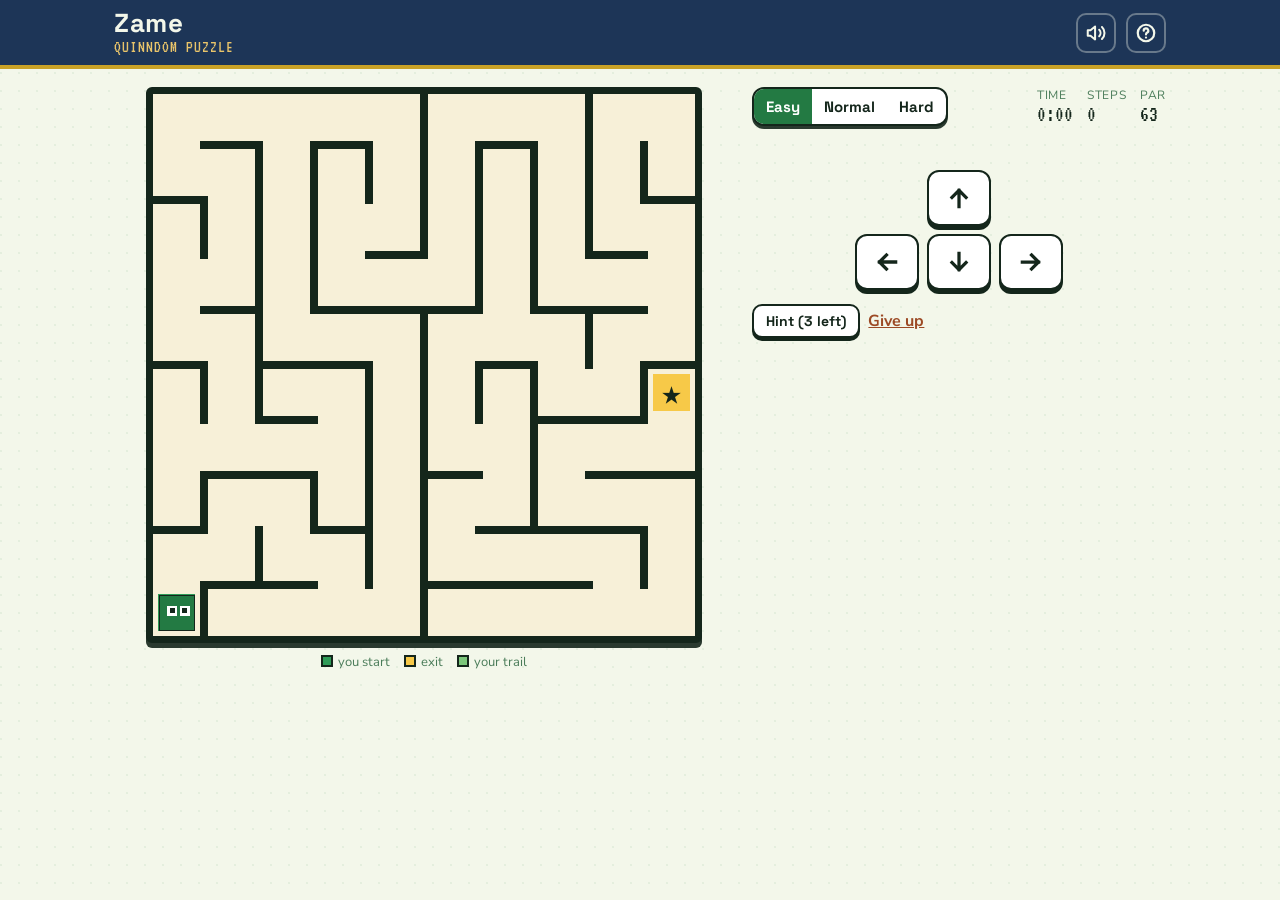
<file: puzzles/zame.html>
<!doctype html>
<html lang="en">
<head>
<meta charset="utf-8">
<meta name="viewport" content="width=device-width, initial-scale=1, viewport-fit=cover">
<title>Zame · QuinnDom</title>
<style>
@font-face{font-family:"Space Grotesk";font-weight:500;font-style:normal;font-display:swap;src:url([data-uri]) format("woff2")}
@font-face{font-family:"Space Grotesk";font-weight:700;font-style:normal;font-display:swap;src:url([data-uri]) format("woff2")}
@font-face{font-family:"Nunito Sans";font-weight:400;font-style:normal;font-display:swap;src:url([data-uri]) format("woff2")}
@font-face{font-family:"Nunito Sans";font-weight:700;font-style:normal;font-display:swap;src:url([data-uri]) format("woff2")}
@font-face{font-family:"VT323";font-weight:400;font-style:normal;font-display:swap;src:url([data-uri]) format("woff2")}
:root{
  --forest:#1B5E20; --canopy:#237A43; --leaf:#7BC67A; --moss:#4A7C59; --sky:#3A7BD5;
  --harbour:#1D3557; --sun:#F7C948; --honey:#E9C46A; --brass:#C9A227; --sand:#E9D8A6; --mist:#F3F7EA;
  --ink:#14261B; --clay:#C8693D;
  --ramp:linear-gradient(90deg,#3182BD,#91BFDB,#FEE090,#FC8D59,#D73027,#7F0000);  /* far (blue) to near (dark red) */
  --sea:#9CCBE8; --land:#EEE9C4; --paper:#FBF7EA; --red:#C0392B; --brown:#14261B;
  --font-head:"Space Grotesk",system-ui,sans-serif; --font-body:"Nunito Sans",system-ui,sans-serif; --font-pixel:"VT323",ui-monospace,monospace;
}
*{box-sizing:border-box}
html,body{margin:0;height:100%}
body{background:var(--mist);color:var(--ink);font-family:var(--font-body);font-size:16px;display:flex;flex-direction:column;min-height:100dvh;-webkit-tap-highlight-color:transparent;
  background-image:radial-gradient(circle at 1px 1px,rgba(35,122,67,.07) 1px,transparent 0);background-size:18px 18px}
button{font-family:inherit;color:inherit}

header{background:var(--harbour);color:var(--mist);border-bottom:4px solid var(--brass)}
.bar{max-width:1080px;margin:0 auto;padding:10px 14px;display:flex;align-items:center;gap:10px}
.brand{display:flex;flex-direction:column;line-height:1}
.brand h1{margin:0;font-family:var(--font-head);font-weight:700;font-size:26px;letter-spacing:.5px}
.brand small{font-family:var(--font-pixel);font-size:17px;color:var(--honey);letter-spacing:1px;margin-top:2px}
.spacer{flex:1}
.icon-btn{width:40px;height:40px;border-radius:10px;border:2px solid rgba(243,247,234,.35);background:transparent;color:var(--mist);display:grid;place-items:center;cursor:pointer}
.icon-btn:hover{background:rgba(243,247,234,.12)}
.icon-btn:focus-visible,.btn:focus-visible,.seg button:focus-visible,.sugg button:focus-visible{outline:3px solid var(--sun);outline-offset:2px}
.icon-btn svg{width:22px;height:22px}
.icon-btn .off{display:none}
.icon-btn[aria-pressed="false"] .on{display:none}
.icon-btn[aria-pressed="false"] .off{display:block}

main{flex:1;width:100%;max-width:1080px;margin:0 auto;padding:12px 14px 18px;display:grid;grid-template-columns:minmax(0,1fr);gap:12px;align-content:start}
.panel{display:flex;flex-direction:column;gap:10px;min-width:0}
@media (min-width:900px){
  main{grid-template-columns:minmax(0,1.5fr) minmax(360px,1fr);gap:18px;padding-top:18px}
  .stage{position:sticky;top:14px;align-self:start}
  .mapwrap{height:min(620px,calc(100dvh - 140px))!important}
}

.controls{display:flex;align-items:center;justify-content:space-between;gap:10px}
.seg{display:inline-flex;background:#fff;border:2px solid var(--ink);border-radius:12px;overflow:hidden;box-shadow:0 3px 0 rgba(20,38,27,.9)}
.seg button{border:0;background:transparent;padding:8px 12px;font-family:var(--font-head);font-weight:700;font-size:15px;cursor:pointer}
.seg button[aria-pressed="true"]{background:var(--canopy);color:#fff}
.stats{display:flex;gap:14px;font-family:var(--font-pixel);font-size:22px;line-height:1;color:var(--forest)}
.stats span b{font-weight:400;color:var(--ink)}
.stats i{font-style:normal;font-family:var(--font-body);font-size:12px;text-transform:uppercase;letter-spacing:.6px;color:var(--moss);display:block;margin-bottom:2px}


/* Board */
.stage{display:flex;flex-direction:column;align-items:center;gap:10px}
.boardwrap{position:relative;width:100%;display:flex;justify-content:center}
.board{position:relative;border:3px solid var(--ink);border-radius:6px;box-shadow:0 5px 0 rgba(20,38,27,.9);background:var(--ink);line-height:0;overflow:hidden;touch-action:none;user-select:none;-webkit-user-select:none}
canvas{display:block;image-rendering:pixelated;cursor:pointer}
.board.shake{animation:shake .35s ease}
@keyframes shake{10%,90%{transform:translateX(-2px)}20%,80%{transform:translateX(4px)}30%,50%,70%{transform:translateX(-5px)}40%,60%{transform:translateX(5px)}}
.legendrow{display:flex;gap:14px;flex-wrap:wrap;justify-content:center;font-size:13px;color:var(--moss)}
.legendrow i{display:inline-block;width:12px;height:12px;margin-right:5px;vertical-align:-1px;border:2px solid var(--ink)}
.timer.low b{color:#B30000;animation:blink 1s steps(2) infinite}
@keyframes blink{50%{opacity:.35}}

.warn{margin:0;min-height:22px;text-align:center;font-family:var(--font-head);font-weight:700;font-size:15px;color:#9C4A25}
.warn.show{animation:warnin .3s ease-out}
@keyframes warnin{from{transform:translateY(-4px);opacity:0}}
.hints{display:flex;gap:8px;align-items:center;flex-wrap:wrap;min-height:38px}
.hints .chip{background:var(--note,#FFF3C4);border:2px solid var(--brass);border-radius:999px;padding:4px 12px;font-family:var(--font-head);font-weight:700;font-size:14px;animation:rowin .3s ease-out both}
.btn{white-space:nowrap;border:2px solid var(--ink);background:#fff;border-radius:10px;padding:9px 14px;font-family:var(--font-head);font-weight:700;font-size:15px;cursor:pointer;box-shadow:0 3px 0 var(--ink)}
.btn:active{transform:translateY(2px);box-shadow:0 1px 0 var(--ink)}
.btn.primary{background:var(--canopy);color:#fff}
.btn.small{padding:6px 12px;font-size:14px}
.btn:disabled{opacity:.45;cursor:not-allowed}
.linkbtn{border:0;background:none;padding:2px 0;font:inherit;font-weight:700;color:var(--ink);text-decoration:underline;cursor:pointer}
.linkbtn.warnbtn{color:#9C4A25}
.pad{display:grid;grid-template-columns:repeat(3,64px);grid-template-rows:repeat(2,56px);gap:8px;justify-content:center;margin:2px 0}
.pad button{border:2px solid var(--ink);border-radius:12px;background:#fff;box-shadow:0 4px 0 var(--ink);display:grid;place-items:center;cursor:pointer;touch-action:manipulation}
.pad button:active{transform:translateY(3px);box-shadow:0 1px 0 var(--ink);background:var(--sand)}
.pad svg{width:26px;height:26px}
.pad .up{grid-column:2;grid-row:1}.pad .left{grid-column:1;grid-row:2}.pad .down{grid-column:2;grid-row:2}.pad .right{grid-column:3;grid-row:2}
.hintrow{display:flex;gap:12px;align-items:center;justify-content:center;flex-wrap:wrap}
.result{background:#fff;border:2px solid var(--ink);border-radius:14px;padding:12px 14px;box-shadow:0 4px 0 var(--ink);display:none;gap:8px;flex-direction:column}
.result.show{display:flex}
.result h2{margin:0;font-family:var(--font-head);font-size:20px}
.result p{margin:0;font-size:15px}
.result .big{font-family:var(--font-pixel);font-size:34px;line-height:1.05;color:var(--forest)}
.result .stars{font-size:28px;letter-spacing:4px;color:var(--brass)}
.result .actions{display:flex;gap:10px;flex-wrap:wrap}
@keyframes rowin{from{opacity:0;transform:translateY(-6px)}}
.toast-host{position:fixed;top:84px;left:0;right:0;display:flex;flex-direction:column;align-items:center;gap:8px;pointer-events:none;z-index:20}
.toast{background:var(--ink);color:var(--mist);padding:10px 16px;border-radius:10px;font-family:var(--font-head);font-weight:700;font-size:15px;box-shadow:0 4px 0 rgba(0,0,0,.25);animation:rowin .25s ease-out}
dialog{border:2px solid var(--ink);border-radius:16px;padding:0;max-width:min(440px,92vw);width:100%;background:var(--mist);color:var(--ink);box-shadow:0 6px 0 var(--ink)}
dialog::backdrop{background:rgba(29,53,87,.55)}
.dlg{padding:18px 18px 16px}
.dlg h2{margin:0 0 8px;font-family:var(--font-head);font-size:22px}
.dlg p{margin:0 0 10px;line-height:1.45}
.dlg .close{float:right}
@media (prefers-reduced-motion:reduce){.board.shake,.warn.show,.hints .chip,.timer.low b{animation:none}}

body.locked .seg,body.locked #btn-next,body.locked #btn-sort,body.locked .listbar{display:none!important}
body.locked .controls{justify-content:flex-end}
</style>
</head>
<body>
<header>
  <div class="bar">
    <div class="brand"><h1>Zame</h1><small>QUINNDOM PUZZLE</small></div>
    <div class="spacer"></div>
    <button class="icon-btn" id="btn-sound" aria-label="Sound effects" aria-pressed="false">
      <svg class="on" viewBox="0 0 24 24" fill="none" stroke="currentColor" stroke-width="2.2" stroke-linecap="round" stroke-linejoin="round"><path d="M11 5 6 9H3v6h3l5 4z"/><path d="M15.5 8.5a5 5 0 0 1 0 7"/><path d="M18.5 5.5a9 9 0 0 1 0 13"/></svg>
      <svg class="off" viewBox="0 0 24 24" fill="none" stroke="currentColor" stroke-width="2.2" stroke-linecap="round" stroke-linejoin="round"><path d="M11 5 6 9H3v6h3l5 4z"/><path d="m16 9 5 6"/><path d="m21 9-5 6"/></svg>
    </button>
    <button class="icon-btn" id="btn-help" aria-label="How to play">
      <svg viewBox="0 0 24 24" fill="none" stroke="currentColor" stroke-width="2.4" stroke-linecap="round" stroke-linejoin="round"><circle cx="12" cy="12" r="9"/><path d="M9.5 9.5a2.5 2.5 0 1 1 3.6 2.2c-.7.4-1.1.9-1.1 1.8"/><path d="M12 17h.01"/></svg>
    </button>
  </div>
</header>

<main>
  <div class="stage">
    <div class="boardwrap" id="boardwrap"><div class="board" id="board"><canvas id="cv" aria-label="Maze. Swipe, tap, or use the arrow keys to move."></canvas></div></div>
    <div class="legendrow" aria-hidden="true"><span><i style="background:#2E9B57"></i>you start</span><span><i style="background:#F7C948"></i>exit</span><span><i style="background:#7BC67A"></i>your trail</span></div>
  </div>

  <div class="panel">
    <div class="controls">
      <div class="seg" role="group" aria-label="Difficulty">
        <button id="d-easy" data-d="easy" aria-pressed="true">Easy</button>
        <button id="d-normal" data-d="normal" aria-pressed="false">Normal</button>
        <button id="d-hard" data-d="hard" aria-pressed="false">Hard</button>
      </div>
      <div class="stats" aria-live="off">
        <span class="timer" id="timer"><i id="timer-l">Time</i><b id="stat-time">0:00</b></span>
        <span><i>Steps</i><b id="stat-steps">0</b></span>
        <span><i>Par</i><b id="stat-par">0</b></span>
      </div>
    </div>

    <p class="warn" id="warn" role="status"></p>

    <div class="pad" id="pad" aria-label="Move">
      <button class="up" data-dir="up" aria-label="Up"><svg viewBox="0 0 24 24" fill="none" stroke="currentColor" stroke-width="3" stroke-linecap="square"><path d="M12 20V5M5.5 11.5 12 5l6.5 6.5"/></svg></button>
      <button class="left" data-dir="left" aria-label="Left"><svg viewBox="0 0 24 24" fill="none" stroke="currentColor" stroke-width="3" stroke-linecap="square" style="transform:rotate(-90deg)"><path d="M12 20V5M5.5 11.5 12 5l6.5 6.5"/></svg></button>
      <button class="down" data-dir="down" aria-label="Down"><svg viewBox="0 0 24 24" fill="none" stroke="currentColor" stroke-width="3" stroke-linecap="square" style="transform:rotate(180deg)"><path d="M12 20V5M5.5 11.5 12 5l6.5 6.5"/></svg></button>
      <button class="right" data-dir="right" aria-label="Right"><svg viewBox="0 0 24 24" fill="none" stroke="currentColor" stroke-width="3" stroke-linecap="square" style="transform:rotate(90deg)"><path d="M12 20V5M5.5 11.5 12 5l6.5 6.5"/></svg></button>
    </div>

    <div class="hints" id="hints"></div>

    <section class="result" id="result" aria-live="polite">
      <h2 id="result-title"></h2>
      <div class="big" id="result-big"></div>
      <div class="stars" id="result-stars" aria-hidden="true"></div>
      <p id="result-sub"></p>
      <div class="actions">
        <button class="btn" id="btn-share" type="button">Share</button>
        <button class="btn primary" id="btn-next" type="button">Next maze</button>
      </div>
    </section>
  </div>
</main>

<div class="toast-host" id="toasts"></div>

<dialog id="dlg-help"><div class="dlg">
  <button class="btn close" onclick="this.closest('dialog').close()">Close</button>
  <h2>How to play</h2>
  <p>Get from the green start to the gold exit. Swipe on the maze, tap beside your explorer, use the arrow buttons or the arrow keys. You <b>run</b> down a corridor until you hit a junction, a dead end or the exit.</p>
  <p>Easy is a 10×10 maze, fully visible, no clock. Normal is 15×15 against a countdown. Hard is 20×20 in the fog: you only see 3 steps down the corridors around you, the places you have been stay on the map, and the clock is tighter. The clock starts on your first move.</p>
  <p>Stars come from your steps compared with par, the shortest way out (every step counts, backtracking too). A hint lights the next 8 steps of the right way from wherever you stand: 3 hints on Easy and Normal, 2 on Hard. Out of time or out of patience, you can give up and see the route.</p>
</div></dialog>

<script>
/* Sound engine: every sound is made in the browser with Web Audio (no files, no licences).
   Spec: claude/quinndom-color-palette.md (approved 6 Nov 2026).
   Off by default. Effects and ambience have separate switches; one volume slider. */
var Sound = (function () {
  var C = 523.25, D = 587.33, E = 659.25, G = 783.99, A = 880, C2 = 1046.5, E2 = 1318.5;

  // notes: [frequency Hz, start seconds, length seconds, optional voice override]
  var MOMENTS = {
    tap:     { label: 'Tap',           when: 'Any button press',                            kind: 'wood',  notes: [[1400, 0, 0.03]] },
    collect: { label: 'Collect',       when: 'Check-in reward, resources added',            kind: 'drop',  notes: [[620, 0, 0.05], [820, 0.09, 0.05]] },
    correct: { label: 'Correct',       when: 'Right passport answer, puzzle step',          kind: 'chime', notes: [[E, 0, 0.1], [G, 0.12, 0.1], [C2, 0.24, 0.2]] },
    notquite:{ label: 'Not quite',     when: 'Wrong answer, attempt used (gentle)',         kind: 'chime', notes: [[A, 0, 0.12], [E, 0.16, 0.25]] },
    stamp:   { label: 'Stamp',         when: 'New passport stamp lands',                    kind: 'chime', notes: [[196, 0, 0.06, 'wood'], [D * 2, 0.08, 0.3]] },
    solved:  { label: 'Puzzle solved', when: 'Finishing any of the five puzzles',           kind: 'chime', notes: [[C, 0, 0.1], [D, 0.1, 0.1], [E, 0.2, 0.1], [G, 0.3, 0.1], [A, 0.4, 0.35]] },
    milestone:{label: 'Milestone',     when: 'Streak 7, 30, 100, 365; gold stamp',          kind: 'chime', notes: [[C, 0, 0.1], [E, 0.12, 0.1], [G, 0.24, 0.1], [C2, 0.36, 0.1], [E2, 0.48, 0.5], [G * 2, 0.62, 0.6]] },
    bossin:  { label: 'Boss appears',  when: 'Entering a night boss fight',                 kind: 'chip',  notes: [[110, 0, 0.5], [146.83, 0.28, 0.6]] },
    bosshit: { label: 'Boss hit',      when: 'Correct move during a boss fight',            kind: 'chip',  notes: [[G, 0, 0.05], [C2, 0.06, 0.08]] },
    pindrop: { label: 'Pin drop',      when: 'A guess lands on the map',                   kind: 'chime', notes: [[1318.5, 0.1, 0.05], [1975.5, 0.17, 0.08]], fx: 'thunk' },
    whoosh:  { label: 'Map zoom',      when: 'The map glides to your answer',               kind: 'chime', notes: [], fx: 'whoosh' },
    hit:     { label: 'Hit',           when: 'Right answer on the map',                     kind: 'chime', notes: [[E, 0, 0.1], [G, 0.1, 0.1], [C2, 0.2, 0.12], [E2, 0.3, 0.35], [G * 2, 0.42, 0.5]] },
    miss:    { label: 'Miss',          when: 'Wrong answer on the map (soft)',              kind: 'wood',  notes: [[330, 0, 0.12], [247, 0.14, 0.2]] },
    stampslam:{label: 'Stamp slam',    when: 'A new stamp thumps onto the page',            kind: 'chime', notes: [[D * 2, 0.1, 0.25], [A * 2, 0.2, 0.4]], fx: 'thump' },
    pageflip:{ label: 'Page flip',     when: 'Panels slide, passport pages turn',           kind: 'chime', notes: [], fx: 'swish' },
    bossend: { label: 'Boss defeated', when: 'Winning a boss fight',                        kind: 'chip',  notes: [[392, 0, 0.1], [C, 0.11, 0.1], [E, 0.22, 0.1], [G, 0.33, 0.1], [C2, 0.44, 0.5]] }
  };

  var LOOPS = {
    garden: { label: 'Garden breeze', desc: 'Soft wind and the odd chime. Day puzzles.' },
    rain:   { label: 'Rain on leaves', desc: 'Light rain and tiny drops. Day puzzles.' },
    night:  { label: 'Night hum',      desc: 'Low hum and slow pixel blips. Boss fights.' }
  };

  var cfg = { sfx: false, ambience: false, volume: 0.7 };
  var ctx = null, master = null, echo = null;
  var loop = { key: null, bus: null, nodes: [], timer: null };
  var onCue = null; // visual cue hook: function (label)

  function audio() {
    var AC = window.AudioContext || window.webkitAudioContext;
    if (!AC) return null;
    if (!ctx) {
      ctx = new AC();
      master = ctx.createGain();
      master.gain.value = cfg.volume;
      master.connect(ctx.destination);
      // a soft echo that only chimes use, so they ring in a small room
      echo = ctx.createGain(); echo.gain.value = 0.22;
      var dl = ctx.createDelay(1), fb = ctx.createGain(), lp = ctx.createBiquadFilter();
      dl.delayTime.value = 0.17; fb.gain.value = 0.32; lp.type = 'lowpass'; lp.frequency.value = 3200;
      echo.connect(dl); dl.connect(lp); lp.connect(fb); fb.connect(dl); lp.connect(master);
    }
    if (ctx.state === 'suspended' && ctx.resume) ctx.resume();
    return ctx;
  }

  function tone(c, at, f, d, kind, peak, out) {
    var dest = out || master;
    var v = peak || 1;
    function voice(type, freq, p, len, tail, sweep) {
      var o = c.createOscillator(), g = c.createGain();
      o.type = type;
      o.frequency.setValueAtTime(freq, at);
      if (sweep) o.frequency.exponentialRampToValueAtTime(sweep, at + 0.09);
      g.gain.setValueAtTime(0.0001, at);
      g.gain.exponentialRampToValueAtTime(p, at + 0.012);
      if (kind === 'chip') g.gain.setValueAtTime(p, at + len);
      g.gain.exponentialRampToValueAtTime(0.0001, at + len + tail);
      o.connect(g); g.connect(dest);
      if (kind === 'chime' && echo && !out) g.connect(echo);
      o.start(at); o.stop(at + len + tail + 0.05);
    }
    if (kind === 'chime') { voice('sine', f, 0.16 * v, d, 1.1); voice('sine', f * 2.76, 0.03 * v, d, 0.5); }
    else if (kind === 'drop') { voice('sine', f, 0.16 * v, d, 0.18, f * 2.2); }
    else if (kind === 'wood') { voice('sine', f, 0.12 * v, d, 0.06, f * 0.6); }
    else { voice('square', f, 0.05 * v, d, 0.03); }
  }

  /* Short noise-based effects (no samples). Each takes the audio context and a start time. */
  var FX = {
    whoosh: function (c, at) {
      var n = noiseSource(c), f = c.createBiquadFilter(), g = c.createGain();
      f.type = 'bandpass'; f.Q.value = 0.9;
      f.frequency.setValueAtTime(300, at); f.frequency.exponentialRampToValueAtTime(2200, at + 0.28); f.frequency.exponentialRampToValueAtTime(600, at + 0.7);
      g.gain.setValueAtTime(0.0001, at); g.gain.exponentialRampToValueAtTime(0.09, at + 0.22); g.gain.exponentialRampToValueAtTime(0.0001, at + 0.75);
      n.connect(f); f.connect(g); g.connect(master); n.start(at); n.stop(at + 0.8);
    },
    swish: function (c, at) {
      var n = noiseSource(c), f = c.createBiquadFilter(), g = c.createGain();
      f.type = 'highpass'; f.frequency.setValueAtTime(1200, at); f.frequency.exponentialRampToValueAtTime(4200, at + 0.16);
      g.gain.setValueAtTime(0.0001, at); g.gain.exponentialRampToValueAtTime(0.05, at + 0.05); g.gain.exponentialRampToValueAtTime(0.0001, at + 0.2);
      n.connect(f); f.connect(g); g.connect(master); n.start(at); n.stop(at + 0.25);
    },
    thunk: function (c, at) {                      // a pin pressed into wood
      var o = c.createOscillator(), g = c.createGain();
      o.type = 'sine'; o.frequency.setValueAtTime(240, at); o.frequency.exponentialRampToValueAtTime(95, at + 0.1);
      g.gain.setValueAtTime(0.0001, at); g.gain.exponentialRampToValueAtTime(0.28, at + 0.01); g.gain.exponentialRampToValueAtTime(0.0001, at + 0.16);
      o.connect(g); g.connect(master); o.start(at); o.stop(at + 0.2);
    },
    thump: function (c, at) {                      // a rubber stamp on paper: low thud plus a puff of paper noise
      var o = c.createOscillator(), g = c.createGain();
      o.type = 'sine'; o.frequency.setValueAtTime(150, at); o.frequency.exponentialRampToValueAtTime(48, at + 0.14);
      g.gain.setValueAtTime(0.0001, at); g.gain.exponentialRampToValueAtTime(0.4, at + 0.008); g.gain.exponentialRampToValueAtTime(0.0001, at + 0.2);
      o.connect(g); g.connect(master); o.start(at); o.stop(at + 0.25);
      var n = noiseSource(c), f = c.createBiquadFilter(), g2 = c.createGain();
      f.type = 'lowpass'; f.frequency.value = 1400;
      g2.gain.setValueAtTime(0.0001, at); g2.gain.exponentialRampToValueAtTime(0.12, at + 0.006); g2.gain.exponentialRampToValueAtTime(0.0001, at + 0.09);
      n.connect(f); f.connect(g2); g2.connect(master); n.start(at); n.stop(at + 0.12);
    }
  };

  function cue(label) { if (onCue) { try { onCue(label); } catch (e) {} } }

  function playMoment(name, force) {
    var m = MOMENTS[name];
    if (!m || (!cfg.sfx && !force)) return false;
    try {
      var c = audio();
      if (!c) return false;
      var now = c.currentTime + 0.03;
      m.notes.forEach(function (n) { tone(c, now + n[1], n[0], n[2], n[3] || m.kind); });
      if (m.fx && FX[m.fx]) FX[m.fx](c, now);
      cue(m.label);
      return true;
    } catch (e) { return false; }
  }

  function noiseSource(c) {
    var len = c.sampleRate * 2, buf = c.createBuffer(1, len, c.sampleRate), data = buf.getChannelData(0);
    for (var i = 0; i < len; i++) data[i] = Math.random() * 2 - 1;
    var src = c.createBufferSource();
    src.buffer = buf; src.loop = true;
    return src;
  }

  function clearLoopNodes() {
    if (loop.timer) { clearTimeout(loop.timer); loop.timer = null; }
    loop.nodes.forEach(function (n) {
      try { if (n.stop) n.stop(); } catch (e) {}
      try { n.disconnect(); } catch (e) {}
    });
    loop.nodes = []; loop.bus = null; loop.key = null;
  }

  /* Fade out over ~1.2 s, then free everything. */
  function stopAmbience(fast) {
    if (!loop.key) return;
    var oldNodes = loop.nodes, oldBus = loop.bus, oldTimer = loop.timer;
    loop.nodes = []; loop.bus = null; loop.key = null; loop.timer = null;
    if (oldTimer) clearTimeout(oldTimer);
    var wait = 0;
    if (oldBus && ctx && !fast) {
      try {
        oldBus.gain.cancelScheduledValues(ctx.currentTime);
        oldBus.gain.setValueAtTime(Math.max(oldBus.gain.value, 0.0001), ctx.currentTime);
        oldBus.gain.exponentialRampToValueAtTime(0.0001, ctx.currentTime + 1.2);
        wait = 1300;
      } catch (e) {}
    }
    setTimeout(function () {
      oldNodes.forEach(function (n) {
        try { if (n.stop) n.stop(); } catch (e) {}
        try { n.disconnect(); } catch (e) {}
      });
    }, wait);
  }

  /* Start one loop (only one plays at a time). Call when a puzzle opens. */
  function startAmbience(key, force) {
    if (!LOOPS[key] || (!cfg.ambience && !force)) return false;
    try {
      var c = audio();
      if (!c) return false;
      if (loop.key === key) return true;
      stopAmbience(true);
      var bus = c.createGain();
      bus.gain.setValueAtTime(0.0001, c.currentTime);
      bus.gain.exponentialRampToValueAtTime(1, c.currentTime + 1.2);
      bus.connect(master);
      loop.bus = bus; loop.key = key; loop.nodes = [bus];
      var pent = [C, D, E, G, A, C2];
      var pick = function (arr) { return arr[Math.floor(Math.random() * arr.length)]; };

      if (key === 'garden' || key === 'rain') {
        var src = noiseSource(c), filt = c.createBiquadFilter(), g = c.createGain();
        filt.type = key === 'garden' ? 'lowpass' : 'bandpass';
        filt.frequency.value = key === 'garden' ? 500 : 2600;
        filt.Q.value = 0.7;
        g.gain.value = key === 'garden' ? 0.05 : 0.035;
        src.connect(filt); filt.connect(g); g.connect(bus);
        src.start();
        loop.nodes.push(src, filt, g);
      }
      if (key === 'night') {
        [55, 82.41].forEach(function (f) {
          var o = c.createOscillator(), g = c.createGain();
          o.type = 'sine'; o.frequency.value = f; g.gain.value = 0.06;
          o.connect(g); g.connect(bus); o.start();
          loop.nodes.push(o, g);
        });
      }
      var myKey = key;
      (function tick() {
        if (loop.key !== myKey) return;
        var at = c.currentTime + 0.02, wait = 1000;
        if (myKey === 'garden') { tone(c, at, pick(pent), 0.2, 'chime', 0.45, bus); wait = 1600 + Math.random() * 2200; }
        else if (myKey === 'rain') { tone(c, at, 900 + Math.random() * 900, 0.03, 'drop', 0.18, bus); wait = 140 + Math.random() * 420; }
        else { tone(c, at, pick([110, 130.81, 164.81, 196]), 0.18, 'chip', 0.35, bus); wait = 520; }
        loop.timer = setTimeout(tick, wait);
      })();
      cue(LOOPS[key].label);
      return true;
    } catch (e) { return false; }
  }

  function setConfig(next) {
    if (typeof next.sfx === 'boolean') cfg.sfx = next.sfx;
    if (typeof next.volume === 'number') {
      cfg.volume = Math.min(1, Math.max(0, next.volume));
      if (master && ctx) master.gain.setTargetAtTime(cfg.volume, ctx.currentTime, 0.02);
    }
    if (typeof next.ambience === 'boolean') {
      cfg.ambience = next.ambience;
      if (!cfg.ambience) stopAmbience(false);
    }
  }

  return {
    moments: MOMENTS,
    loops: LOOPS,
    setConfig: setConfig,
    play: function (name) { return playMoment(name, false); },
    preview: function (name) { return playMoment(name, true); },
    startAmbience: function (key) { return startAmbience(key, false); },
    previewAmbience: function (key) { return startAmbience(key, true); },
    stopAmbience: function () { stopAmbience(false); },
    currentLoop: function () { return loop.key; },
    onCue: function (fn) { onCue = fn; },
    supported: function () { return !!(window.AudioContext || window.webkitAudioContext); }
  };
})();

/* Zame engine: pure game logic, no DOM, no storage. Browser (window.ZameEngine) and Node (module.exports).
 *
 * Rules (QuinnDom Release 2, FR-4.4): find the exit of a generated maze. Every cell is reachable (a "perfect" maze: exactly one route between any two cells).
 *  - Easy 10x10, whole maze visible, no timer. Normal 15x15, whole maze visible, countdown timer. Hard 20x20, you only see 3 steps down the corridors around you
 *    (what you have walked past stays on the map), tighter timer.
 *  - Time limit = 30 s + par x seconds-per-step (par = length of the shortest route). The clock starts on the first move.
 *  - Arrow keys / swipes "run": you keep going along a corridor until a junction, a dead end or the exit.
 *  - A hint lights up the next 8 cells of the shortest route from where you stand. 3 hints on Easy and Normal, 2 on Hard (+ hero bonus).
 *  - Stars: by steps taken compared with par (every step counts, backtracking included). Reaching the exit in time is a win.
 *  - Game N of a difficulty is seeded, so it is the same maze for everyone. Save file keeps only how many mazes were completed.
 *  Cells are numbered row by row (cell = y * w + x). Passages are a bitmask per cell: N=1, E=2, S=4, W=8.
 */
(function (root, factory) {
  if (typeof module === "object" && module.exports) module.exports = factory();
  else root.ZameEngine = factory();
})(typeof self !== "undefined" ? self : this, function () {
  "use strict";

  var DIFFICULTIES = ["easy", "normal", "hard"];
  var SEED = 20261109;
  var SIZES = { easy: [10, 10], normal: [15, 15], hard: [20, 20] };
  var VIEW = { easy: 0, normal: 0, hard: 3 };                    // 0 = whole maze visible, otherwise how many steps down a corridor you can see
  var SECONDS_PER_STEP = { easy: 0, normal: 1.5, hard: 1.2 };     // 0 = no timer
  var HINTS = { easy: 3, normal: 3, hard: 2 };
  var HINT_CELLS = 8;
  var STAR_AT = { easy: [1.15, 1.8], normal: [1.3, 2.2], hard: [1.8, 3.2] };   // steps / par at or under which you earn 3 and 2 stars
  var N = 1, E = 2, S = 4, W = 8, DIRS = { up: N, right: E, down: S, left: W };
  var DX = {}, DY = {}, OPP = {}; DX[N] = 0; DY[N] = -1; DX[E] = 1; DY[E] = 0; DX[S] = 0; DY[S] = 1; DX[W] = -1; DY[W] = 0; OPP[N] = S; OPP[S] = N; OPP[E] = W; OPP[W] = E;
  var BITS = [N, E, S, W];

  /* ---------- seeded random ---------- */
  function rng(seed) {
    var a = seed >>> 0;
    return function () { a = (a + 0x6D2B79F5) >>> 0; var t = a; t = Math.imul(t ^ (t >>> 15), t | 1); t ^= t + Math.imul(t ^ (t >>> 7), t | 61); return ((t ^ (t >>> 14)) >>> 0) / 4294967296; };
  }

  /* ---------- maze ---------- */
  function neighbour(maze, cell, bit) {
    var x = cell % maze.w, y = (cell - x) / maze.w, nx = x + DX[bit], ny = y + DY[bit];
    return nx < 0 || ny < 0 || nx >= maze.w || ny >= maze.h ? -1 : ny * maze.w + nx;
  }
  /** Shortest route between two cells, as a list of cells from `from` to `to` (inclusive). In a perfect maze it is the only simple route. */
  function route(maze, from, to) {
    var prev = new Int32Array(maze.w * maze.h).fill(-2), queue = [from]; prev[from] = -1;
    for (var qi = 0; qi < queue.length; qi++) {
      var c = queue[qi]; if (c === to) break;
      for (var i = 0; i < 4; i++) { var bit = BITS[i]; if (!(maze.cells[c] & bit)) continue; var n = neighbour(maze, c, bit); if (n >= 0 && prev[n] === -2) { prev[n] = c; queue.push(n); } }
    }
    var out = []; for (var p = to; p !== -1; p = prev[p]) out.push(p); return out.reverse();
  }
  /** Depth-first "recursive backtracker" maze: long winding corridors and few branches. The exit is the cell farthest from the start. */
  function makeMaze(w, h, seed) {
    var rand = rng(seed), cells = new Array(w * h).fill(0), seen = new Array(w * h).fill(false), maze = { w: w, h: h, cells: cells };
    var corners = [0, w - 1, (h - 1) * w, h * w - 1], start = corners[Math.floor(rand() * 4)], stack = [start]; seen[start] = true;
    while (stack.length) {
      var c = stack[stack.length - 1], opts = [];
      for (var i = 0; i < 4; i++) { var n = neighbour(maze, c, BITS[i]); if (n >= 0 && !seen[n]) opts.push([BITS[i], n]); }
      if (!opts.length) { stack.pop(); continue; }
      var pick = opts[Math.floor(rand() * opts.length)]; cells[c] |= pick[0]; cells[pick[1]] |= OPP[pick[0]]; seen[pick[1]] = true; stack.push(pick[1]);
    }
    var dist = new Int32Array(w * h).fill(-1), queue = [start], far = start; dist[start] = 0;
    for (var qi = 0; qi < queue.length; qi++) {
      var cc = queue[qi]; if (dist[cc] > dist[far]) far = cc;
      for (var j = 0; j < 4; j++) { if (!(cells[cc] & BITS[j])) continue; var nn = neighbour(maze, cc, BITS[j]); if (nn >= 0 && dist[nn] < 0) { dist[nn] = dist[cc] + 1; queue.push(nn); } }
    }
    maze.start = start; maze.exit = far; maze.par = dist[far];
    return maze;
  }
  function mazeFor(difficulty, index) {
    var s = SIZES[difficulty]; return makeMaze(s[0], s[1], SEED + DIFFICULTIES.indexOf(difficulty) * 1000003 + index * 7919);
  }
  function reachableCount(maze) {
    var seen = new Uint8Array(maze.w * maze.h), stack = [maze.start], n = 0; seen[maze.start] = 1;
    while (stack.length) { var c = stack.pop(); n++; for (var i = 0; i < 4; i++) { if (!(maze.cells[c] & BITS[i])) continue; var nb = neighbour(maze, c, BITS[i]); if (nb >= 0 && !seen[nb]) { seen[nb] = 1; stack.push(nb); } } }
    return n;
  }
  function openings(maze, cell) { var k = 0; for (var i = 0; i < 4; i++) if (maze.cells[cell] & BITS[i]) k++; return k; }

  /* ---------- game state ---------- */
  function newGame(difficulty, index) {
    var maze = mazeFor(difficulty, index);
    var g = { difficulty: difficulty, index: index, maze: maze, pos: maze.start, trail: [maze.start], steps: 0, hintsUsed: 0, hintCells: [], explored: {}, status: "playing" };
    reveal(g); return g;
  }
  /** Cells you can see from where you stand: all of them when the view is unlimited, otherwise those within `VIEW` steps through open passages. */
  function visibleCells(g) {
    var r = VIEW[g.difficulty], maze = g.maze, out = [];
    if (!r) { for (var a = 0; a < maze.w * maze.h; a++) out.push(a); return out; }
    var depth = {}; depth[g.pos] = 0; var queue = [g.pos];
    for (var qi = 0; qi < queue.length; qi++) {
      var c = queue[qi]; out.push(c); if (depth[c] >= r) continue;
      for (var i = 0; i < 4; i++) { if (!(maze.cells[c] & BITS[i])) continue; var n = neighbour(maze, c, BITS[i]); if (n >= 0 && depth[n] === undefined) { depth[n] = depth[c] + 1; queue.push(n); } }
    }
    return out;
  }
  function reveal(g) { visibleCells(g).forEach(function (c) { g.explored[c] = true; }); }
  function stepTo(g, bit) {
    var n = (g.maze.cells[g.pos] & bit) ? neighbour(g.maze, g.pos, bit) : -1;
    if (n < 0) return -1;
    g.pos = n; g.trail.push(n); g.steps++; reveal(g);
    if (n === g.maze.exit) g.status = "won";
    return n;
  }
  /** One step. Returns { ok, cells } (cells = the cells entered). */
  function move(g, dir) {
    if (g.status !== "playing") return { ok: false, cells: [], error: "Game over" };
    var n = stepTo(g, DIRS[dir]); if (n < 0) return { ok: false, cells: [] };
    g.hintCells = g.hintCells.filter(function (c) { return c !== n; });
    return { ok: true, cells: [n], reached: g.status === "won" };
  }
  /** Step, then keep going along the corridor until a junction, a dead end or the exit. */
  function run(g, dir) {
    if (g.status !== "playing") return { ok: false, cells: [], error: "Game over" };
    var bit = DIRS[dir], cells = [];
    for (var guard = 0; guard < 1000; guard++) {
      var n = stepTo(g, bit); if (n < 0) break;
      cells.push(n);
      if (g.status !== "playing") break;
      var from = OPP[bit], forward = [];
      for (var i = 0; i < 4; i++) if ((g.maze.cells[n] & BITS[i]) && BITS[i] !== from) forward.push(BITS[i]);
      if (forward.length !== 1) break;
      bit = forward[0];
    }
    g.hintCells = g.hintCells.filter(function (c) { return cells.indexOf(c) < 0; });
    return { ok: cells.length > 0, cells: cells, reached: g.status === "won" };
  }
  function hintsAllowed(difficulty, bonus) { return HINTS[difficulty] + (bonus || 0); }
  /** Light up the next HINT_CELLS cells of the shortest route from where you stand. */
  function hint(g, bonus) {
    if (g.status !== "playing") return { ok: false, error: "Game over" };
    if (g.hintsUsed >= hintsAllowed(g.difficulty, bonus)) return { ok: false, error: "No hints left" };
    var r = route(g.maze, g.pos, g.maze.exit).slice(1, 1 + HINT_CELLS);
    g.hintsUsed++; g.hintCells = r; r.forEach(function (c) { g.explored[c] = true; });
    return { ok: true, cells: r };
  }
  function giveUp(g) { if (g.status === "playing") g.status = "gaveup"; return g; }
  function expire(g) { if (g.status === "playing") g.status = "timeout"; return g; }
  function solution(g) { return route(g.maze, g.maze.start, g.maze.exit); }

  /* ---------- time, stars, text ---------- */
  /** Seconds allowed, or 0 for no timer. `bonus` = extra seconds from a hero. */
  function timeLimit(difficulty, par, bonus) { var k = SECONDS_PER_STEP[difficulty]; return k ? Math.round(30 + par * k) + (bonus || 0) : 0; }
  function stars(g) {
    if (g.status !== "won") return 0;
    var ratio = g.steps / g.maze.par, t = STAR_AT[g.difficulty]; return ratio <= t[0] ? 3 : ratio <= t[1] ? 2 : 1;
  }
  function formatTime(sec) { sec = Math.max(0, Math.round(sec)); return Math.floor(sec / 60) + ":" + (sec % 60 < 10 ? "0" : "") + (sec % 60); }
  function shareText(g, seconds) {
    var s = stars(g);
    return "Zame " + g.difficulty + " · " + "★".repeat(s) + "☆".repeat(3 - s) + "\n" + g.steps + " steps (par " + g.maze.par + ") · " + formatTime(seconds) + (g.hintsUsed ? " · " + g.hintsUsed + (g.hintsUsed === 1 ? " hint" : " hints") : "");
  }
  /** Rebuild a game from its saved route (the list of cells visited), so a reload keeps your place and your map. */
  function restore(difficulty, index, trail, hintsUsed) {
    var g = newGame(difficulty, index);
    for (var i = 1; i < trail.length; i++) {
      var from = g.pos, dx = (trail[i] % g.maze.w) - (from % g.maze.w), dy = Math.floor(trail[i] / g.maze.w) - Math.floor(from / g.maze.w);
      var bit = dx === 1 ? E : dx === -1 ? W : dy === 1 ? S : dy === -1 ? N : 0;
      if (!bit || stepTo(g, bit) < 0) return newGame(difficulty, index);     // damaged save: start the maze again
    }
    g.hintsUsed = Math.max(0, hintsUsed || 0); return g;
  }

  /* ---------- save ---------- */
  function emptySave() { return { completed: { easy: 0, normal: 0, hard: 0 } }; }
  function recordCompleted(save, difficulty) { save.completed = save.completed || emptySave().completed; save.completed[difficulty] = (save.completed[difficulty] || 0) + 1; return save; }
  function normaliseSave(save) {
    var out = emptySave();
    if (save && save.completed && typeof save.completed === "object") DIFFICULTIES.forEach(function (d) { var n = save.completed[d]; if (typeof n === "number" && n >= 0 && isFinite(n)) out.completed[d] = Math.floor(n); });
    return out;
  }
  function totalCompleted(save) { return DIFFICULTIES.reduce(function (a, d) { return a + save.completed[d]; }, 0); }

  return {
    DIFFICULTIES: DIFFICULTIES, SIZES: SIZES, VIEW: VIEW, HINTS: HINTS, HINT_CELLS: HINT_CELLS, STAR_AT: STAR_AT, N: N, E: E, S: S, W: W,
    rng: rng, neighbour: neighbour, route: route, makeMaze: makeMaze, mazeFor: mazeFor, reachableCount: reachableCount, openings: openings,
    newGame: newGame, visibleCells: visibleCells, move: move, run: run, hintsAllowed: hintsAllowed, hint: hint, giveUp: giveUp, expire: expire, solution: solution,
    timeLimit: timeLimit, stars: stars, formatTime: formatTime, shareText: shareText, restore: restore,
    emptySave: emptySave, recordCompleted: recordCompleted, normaliseSave: normaliseSave, totalCompleted: totalCompleted
  };
});

</script>
<script>
(function(){
"use strict";
var Eng = ZameEngine;
function $(id){ return document.getElementById(id); }
function load(k, fb){ try{ var v = localStorage.getItem(k); return v ? JSON.parse(v) : fb; }catch(e){ return fb; } }
function store(k, v){ try{ localStorage.setItem(k, JSON.stringify(v)); }catch(e){} }
var KEY_SAVE = "quinndom.zame.save", KEY_SESSION = "quinndom.zame.session", KEY_SETTINGS = "quinndom.zame.settings";

/* ---------- public hooks for the app shell ---------- */
var hooks = window.Zame = {
  config: { maxHints: Eng.HINTS, bonusHints: 0, bonusSeconds: 0 },   // hints per maze; the Navigator and Engineer heroes add bonusHints / bonusSeconds (level 3: extra time)
  getSave: function(){ return JSON.parse(JSON.stringify(save)); },
  loadSave: function(s){ save = Eng.normaliseSave(s); store(KEY_SAVE, save); },
  start: function(o){                            // shell hook: launch a specific maze, e.g. a boss fight. o = { difficulty, index, locked }
    o = o || {}; var d = Eng.DIFFICULTIES.indexOf(o.difficulty) >= 0 ? o.difficulty : settings.difficulty;
    settings.difficulty = d; store(KEY_SETTINGS, settings); startGame(d, typeof o.index === 'number' ? o.index : (save.completed[d] || 0)); document.body.classList.toggle("locked", !!o.locked);
  },
  onFinish: function(info){}                     // { difficulty, index, won, steps, par, seconds, hints, stars }: the shell pays rewards here
};
var save = Eng.normaliseSave(load(KEY_SAVE, null));
var settings = Object.assign({ difficulty:"easy", sfx:true, sfxSet:false, volume:0.7 }, load(KEY_SETTINGS, {}));
if(!settings.sfxSet) settings.sfx = true;
if(Eng.DIFFICULTIES.indexOf(settings.difficulty) < 0) settings.difficulty = "easy";

function applySound(){ Sound.setConfig({ sfx: settings.sfx, volume: settings.volume }); $("btn-sound").setAttribute("aria-pressed", String(settings.sfx)); }
function sfx(name){ try{ if(settings.sfx) Sound.play(name); }catch(e){} }

/* ---------- state ---------- */
var game = null, started = false, elapsed = 0, limit = 0, anim = null, giveUpTimer = null, lowWarned = {}, bumps = 0, frame = 0;
function budget(){ return Eng.hintsAllowed(game.difficulty, hooks.config.bonusHints); }
function persist(){ store(KEY_SESSION, { difficulty: game.difficulty, index: game.index, trail: game.trail, hints: game.hintsUsed, elapsed: Math.round(elapsed * 10) / 10, started: started, status: game.status }); }

function startGame(difficulty, index, replay){
  var g;
  if(replay){
    g = Eng.restore(difficulty, index, replay.trail || [], replay.hints);
    if(g.status === "playing" && replay.status === "gaveup") Eng.giveUp(g);
    if(g.status === "playing" && replay.status === "timeout") Eng.expire(g);
    elapsed = replay.elapsed || 0; started = !!replay.started || g.steps > 0;
  } else { g = Eng.newGame(difficulty, index); elapsed = 0; started = false; }
  game = g; anim = null; lowWarned = {}; bumps = 0;
  limit = Eng.timeLimit(difficulty, g.maze.par, hooks.config.bonusSeconds);
  if(giveUpTimer){ clearTimeout(giveUpTimer); giveUpTimer = null; }
  $("result").classList.remove("show"); clearWarn();
  Eng.DIFFICULTIES.forEach(function(d){ $("d-" + d).setAttribute("aria-pressed", String(d === difficulty)); });
  $("stat-par").textContent = g.maze.par;
  persist(); layout(); renderHints(); renderStats(); draw();
  if(g.status !== "playing") showResult(true);
}
function newMaze(){ startGame(settings.difficulty, save.completed[settings.difficulty] || 0); }

/* ---------- drawing ---------- */
var cv = $("cv"), ctx = cv.getContext("2d"), cs = 20, W = 10, H = 10;
var INK = "#14261B", FLOOR = "#F7F0D8", GREEN = "#2E9B57", GOLD = "#F7C948", LEAF = "#7BC67A";
function layout(){
  var m = game.maze; W = m.w; H = m.h;
  var wrap = $("boardwrap"), avail = Math.min(wrap.clientWidth - 8, Math.max(240, window.innerHeight * 0.62), 720);
  cs = Math.max(10, Math.floor(avail / W));
  var dpr = Math.min(3, window.devicePixelRatio || 1);
  cv.style.width = cs * W + "px"; cv.style.height = cs * H + "px";
  cv.width = Math.round(cs * W * dpr); cv.height = Math.round(cs * H * dpr);
  ctx.setTransform(dpr, 0, 0, dpr, 0, 0); ctx.imageSmoothingEnabled = false;
}
function visibleSet(){ var s = {}; Eng.visibleCells(game).forEach(function(c){ s[c] = true; }); return s; }
function cellXY(c){ return [c % W, Math.floor(c / W)]; }
function draw(){
  var g = game, m = g.maze, fog = Eng.VIEW[g.difficulty] > 0, vis = fog ? visibleSet() : null, t = Math.max(2, Math.round(cs * 0.14)), c, x, y, ov = g.status !== "playing";
  ctx.fillStyle = INK; ctx.fillRect(0, 0, cs * W, cs * H);
  var showAll = ov;                                        // after the game ends the whole maze is shown
  for(c = 0; c < W * H; c++){
    var known = showAll || !fog || g.explored[c]; if(!known) continue;
    x = c % W; y = Math.floor(c / W);
    ctx.fillStyle = FLOOR; ctx.fillRect(x * cs, y * cs, cs, cs);
    if(fog && !showAll && !vis[c]){ ctx.fillStyle = "rgba(20,38,27,.32)"; ctx.fillRect(x * cs, y * cs, cs, cs); }
  }
  // trail
  ctx.fillStyle = LEAF; var d = Math.max(3, Math.round(cs * 0.28));
  g.trail.forEach(function(tc, i){ var p = cellXY(tc); ctx.fillRect(Math.round(p[0] * cs + (cs - d) / 2), Math.round(p[1] * cs + (cs - d) / 2), d, d); });
  // solution after a loss
  if(ov && g.status !== "won"){ ctx.fillStyle = GOLD; var dd = Math.max(3, Math.round(cs * 0.3)); Eng.solution(g).forEach(function(sc){ var p = cellXY(sc); ctx.fillRect(Math.round(p[0] * cs + (cs - dd) / 2), Math.round(p[1] * cs + (cs - dd) / 2), dd, dd); }); }
  // hint cells (pulse)
  if(g.hintCells.length){
    var pulse = 0.6 + 0.4 * Math.sin(frame / 8); ctx.fillStyle = "rgba(247,201,72," + pulse.toFixed(2) + ")"; var hd = Math.max(5, Math.round(cs * 0.48));
    g.hintCells.forEach(function(hc){ var p = cellXY(hc); ctx.fillRect(Math.round(p[0] * cs + (cs - hd) / 2), Math.round(p[1] * cs + (cs - hd) / 2), hd, hd); });
  }
  // start and exit
  mark(m.start, GREEN, "S"); mark(m.exit, GOLD, "★");
  // walls of known cells
  ctx.fillStyle = INK;
  for(c = 0; c < W * H; c++){
    if(!(showAll || !fog || g.explored[c])) continue;
    x = c % W; y = Math.floor(c / W); var b = m.cells[c];
    if(!(b & Eng.N)) ctx.fillRect(x * cs - Math.floor(t / 2), y * cs - Math.floor(t / 2), cs + t, t);
    if(!(b & Eng.W)) ctx.fillRect(x * cs - Math.floor(t / 2), y * cs - Math.floor(t / 2), t, cs + t);
    if(!(b & Eng.S)) ctx.fillRect(x * cs - Math.floor(t / 2), (y + 1) * cs - Math.floor(t / 2), cs + t, t);
    if(!(b & Eng.E)) ctx.fillRect((x + 1) * cs - Math.floor(t / 2), y * cs - Math.floor(t / 2), t, cs + t);
  }
  // player
  var pp = playerXY(); player(pp[0], pp[1]);
}
function mark(c, col, ch){
  var p = cellXY(c), m = Math.max(2, Math.round(cs * 0.16)), s = cs - 2 * m;
  ctx.fillStyle = col; ctx.fillRect(p[0] * cs + m, p[1] * cs + m, s, s);
  ctx.fillStyle = INK; ctx.font = Math.max(9, Math.round(cs * 0.62)) + "px VT323, monospace"; ctx.textAlign = "center"; ctx.textBaseline = "middle";
  ctx.fillText(ch, p[0] * cs + cs / 2, p[1] * cs + cs / 2 + 1);
}
function player(px, py){
  var s = Math.max(6, Math.round(cs * 0.62)), x = Math.round(px * cs + (cs - s) / 2), y = Math.round(py * cs + (cs - s) / 2), e = Math.max(1, Math.round(s * 0.16));
  ctx.fillStyle = INK; ctx.fillRect(x - 1, y - 1, s + 2, s + 2);
  ctx.fillStyle = "#237A43"; ctx.fillRect(x, y, s, s);
  ctx.fillStyle = "#fff"; ctx.fillRect(x + Math.round(s * 0.22), y + Math.round(s * 0.28), e * 2, e * 2); ctx.fillRect(x + Math.round(s * 0.58), y + Math.round(s * 0.28), e * 2, e * 2);
  ctx.fillStyle = INK; ctx.fillRect(x + Math.round(s * 0.3), y + Math.round(s * 0.34), e, e); ctx.fillRect(x + Math.round(s * 0.66), y + Math.round(s * 0.34), e, e);
}
function playerXY(){
  if(!anim) return cellXY(game.pos);
  var now = performance.now(), k = (now - anim.t0) / anim.per, i = Math.floor(k);
  if(i >= anim.cells.length - 1){ anim = null; return cellXY(game.pos); }
  var a = cellXY(anim.cells[i]), b = cellXY(anim.cells[i + 1]), f = k - i;
  return [a[0] + (b[0] - a[0]) * f, a[1] + (b[1] - a[1]) * f];
}
function loop(){ frame++; if(anim || game.hintCells.length) draw(); requestAnimationFrame(loop); }

/* ---------- moving ---------- */
var WALL_JOKES = ["That's a wall. Walls are famously solid.", "The maze says no.", "You cannot tunnel. We checked.", "Ow. Right into the wall.", "Have you tried not walking into the wall?", "Bonk."];
function bump(){
  bumps++; sfx("miss");
  var b = $("board"); b.classList.remove("shake"); void b.offsetWidth; b.classList.add("shake");
  if(bumps % 2 === 1) showWarn(WALL_JOKES[Math.floor(bumps / 2) % WALL_JOKES.length]);
}
function go(dir){
  if(game.status !== "playing" || anim) return;
  var from = game.pos, r = Eng.run(game, dir);
  if(!r.ok){ bump(); return; }
  clearWarn(); bumps = 0;
  if(!started){ started = true; }
  var cells = [from].concat(r.cells), per = Math.min(45, 520 / r.cells.length);
  anim = { cells: cells, t0: performance.now(), per: per };
  sfx("tap"); persist(); renderStats(); renderHints(); draw();
  if(game.status === "won") setTimeout(function(){ finish(); }, per * r.cells.length + 150);
}
var KEYS = { ArrowUp:"up", ArrowDown:"down", ArrowLeft:"left", ArrowRight:"right", w:"up", s:"down", a:"left", d:"right", W:"up", S:"down", A:"left", D:"right" };
document.addEventListener("keydown", function(e){ if(e.target.closest && e.target.closest("dialog")) return; var d = KEYS[e.key]; if(d){ e.preventDefault(); go(d); } });
$("pad").addEventListener("pointerdown", function(e){ var b = e.target.closest("button"); if(b){ e.preventDefault(); go(b.getAttribute("data-dir")); } });
// swipe on the maze, or tap beside the explorer
var ptr = null;
cv.addEventListener("pointerdown", function(e){ ptr = { x: e.clientX, y: e.clientY }; try{ cv.setPointerCapture(e.pointerId); }catch(_){} });
cv.addEventListener("pointerup", function(e){
  if(!ptr) return; var dx = e.clientX - ptr.x, dy = e.clientY - ptr.y; ptr = null;
  if(Math.max(Math.abs(dx), Math.abs(dy)) > 22){ go(Math.abs(dx) > Math.abs(dy) ? (dx > 0 ? "right" : "left") : (dy > 0 ? "down" : "up")); return; }
  var r = cv.getBoundingClientRect(), p = cellXY(game.pos), tx = (e.clientX - r.left) - (p[0] + 0.5) * cs, ty = (e.clientY - r.top) - (p[1] + 0.5) * cs;
  if(Math.abs(tx) < cs * 0.5 && Math.abs(ty) < cs * 0.5) return;
  go(Math.abs(tx) > Math.abs(ty) ? (tx > 0 ? "right" : "left") : (ty > 0 ? "down" : "up"));
});
cv.addEventListener("pointercancel", function(){ ptr = null; });

/* ---------- hints, give up ---------- */
function useHint(){
  var r = Eng.hint(game, hooks.config.bonusHints);
  if(!r.ok){ toast(r.error); return; }
  sfx("collect"); persist(); renderHints(); draw();
}
function giveUp(){
  var b = $("btn-giveup");
  if(!giveUpTimer){ b.textContent = "Sure? Tap again to reveal"; giveUpTimer = setTimeout(function(){ giveUpTimer = null; if(game.status === "playing") renderHints(); }, 3500); return; }
  clearTimeout(giveUpTimer); giveUpTimer = null; Eng.giveUp(game); finish();
}
function renderHints(){
  var left = budget() - game.hintsUsed, html = "";
  if(game.hintCells.length) html += '<span class="chip">Follow the glowing dots</span>';
  if(game.status === "playing"){
    html += '<button class="btn small" id="btn-hint"' + (left <= 0 ? " disabled" : "") + '>Hint (' + Math.max(0, left) + ' left)</button><button class="linkbtn warnbtn" id="btn-giveup" type="button">Give up</button>';
  }
  $("hints").innerHTML = html;
  if($("btn-hint")) $("btn-hint").onclick = useHint;
  if($("btn-giveup")) $("btn-giveup").onclick = giveUp;
}

/* ---------- clock ---------- */
function renderStats(){
  $("stat-steps").textContent = game.steps;
  var tl = $("timer"), shown = limit ? Math.max(0, limit - elapsed) : elapsed;
  $("timer-l").textContent = limit ? "Time left" : "Time"; $("stat-time").textContent = Eng.formatTime(limit ? Math.ceil(shown) : Math.floor(shown));
  tl.classList.toggle("low", !!limit && game.status === "playing" && shown <= 15);
}
var last = performance.now();
setInterval(function(){
  var now = performance.now(), dt = Math.min(1, (now - last) / 1000); last = now;
  if(!game || game.status !== "playing" || !started || document.visibilityState !== "visible" || $("dlg-help").open) return;
  elapsed += dt;
  if(limit){
    var left = limit - elapsed;
    if(left <= 30 && !lowWarned[30]){ lowWarned[30] = true; toast("30 seconds. The Minotaur is getting hungry."); }
    if(left <= 10 && !lowWarned[10]){ lowWarned[10] = true; toast("10 seconds. Run, explorer, run!"); }
    if(left <= 0){ Eng.expire(game); finish(); return; }
  }
  renderStats();
  if(Math.floor(elapsed) % 5 === 0) persist();
}, 250);

/* ---------- finish ---------- */
function finish(){
  if(giveUpTimer){ clearTimeout(giveUpTimer); giveUpTimer = null; }
  var won = game.status === "won"; anim = null;
  setTimeout(function(){ sfx(won ? "hit" : "notquite"); if(won) setTimeout(function(){ sfx("solved"); }, 600); }, 100);
  Eng.recordCompleted(save, game.difficulty); store(KEY_SAVE, save);
  persist(); renderStats(); renderHints(); draw(); showResult(false);
  try{ hooks.onFinish({ difficulty: game.difficulty, index: game.index, won: won, steps: game.steps, par: game.maze.par, seconds: Math.round(elapsed), hints: game.hintsUsed, stars: Eng.stars(game) }); }catch(e){}
}
var WIN_LINES = { 3: ["The Minotaur has filed a complaint.", "Straight out like you drew the maze."], 2: ["Out, with a scenic detour.", "Nice. A few dead ends were sampled."], 1: ["Out! Eventually. That counts.", "Slow and wall-bumping wins the race."] };
function showResult(restored){
  var g = game, won = g.status === "won", s = Eng.stars(g), pick = function(a){ return a[Math.floor(Math.random() * a.length)]; };
  $("result-title").textContent = won ? pick(WIN_LINES[s]) : g.status === "timeout" ? "Time's up. The Minotaur says hi." : "The way out is shown in gold.";
  $("result-big").textContent = g.steps + " steps · par " + g.maze.par;
  $("result-stars").textContent = won ? "★".repeat(s) + "☆".repeat(3 - s) : "";
  $("result-sub").textContent = Eng.formatTime(elapsed) + (limit ? " of " + Eng.formatTime(limit) : "") + (g.hintsUsed ? " · " + g.hintsUsed + (g.hintsUsed === 1 ? " hint" : " hints") : " · no hints");
  $("btn-share").style.display = won ? "" : "none";
  $("result").classList.add("show");
}

/* ---------- messages ---------- */
function showWarn(msg){ var w = $("warn"); w.textContent = msg; w.classList.remove("show"); void w.offsetWidth; w.classList.add("show"); }
function clearWarn(){ $("warn").textContent = ""; }
function toast(msg){ var t = document.createElement("div"); t.className = "toast"; t.textContent = msg; $("toasts").appendChild(t); setTimeout(function(){ t.remove(); }, 2400); }

/* ---------- wiring ---------- */
$("btn-next").onclick = function(){ sfx("tap"); newMaze(); };
Eng.DIFFICULTIES.forEach(function(d){ $("d-" + d).onclick = function(){ if(d === settings.difficulty) return; settings.difficulty = d; store(KEY_SETTINGS, settings); newMaze(); }; });
$("btn-help").onclick = function(){ $("dlg-help").showModal(); };
$("btn-sound").onclick = function(){ settings.sfx = !settings.sfx; settings.sfxSet = true; store(KEY_SETTINGS, settings); applySound(); if(settings.sfx) Sound.play("collect"); };
$("btn-share").onclick = function(){
  var text = Eng.shareText(game, elapsed);
  if(navigator.share){ navigator.share({ text: text }).catch(function(){}); return; }
  try{ navigator.clipboard.writeText(text).then(function(){ toast("Copied to clipboard"); }, function(){ toast("Could not copy"); }); }catch(e){ toast("Could not copy"); }
};
document.addEventListener("pointerdown", function once(){ document.removeEventListener("pointerdown", once); try{ Sound.play("tap"); }catch(e){} }, { once: true });
document.addEventListener("visibilitychange", function(){ last = performance.now(); if(document.visibilityState === "hidden" && game) persist(); });
window.addEventListener("resize", function(){ layout(); draw(); });


/* ---------- boot ---------- */
applySound();
var sess = load(KEY_SESSION, null);
if(sess && Eng.DIFFICULTIES.indexOf(sess.difficulty) >= 0 && typeof sess.index === "number" && Array.isArray(sess.trail)){ settings.difficulty = sess.difficulty; startGame(sess.difficulty, sess.index, sess); }
else { newMaze(); }
requestAnimationFrame(loop);
window.addEventListener("load", function(){ layout(); draw(); });
})();
</script>
</body>
</html>
</file>
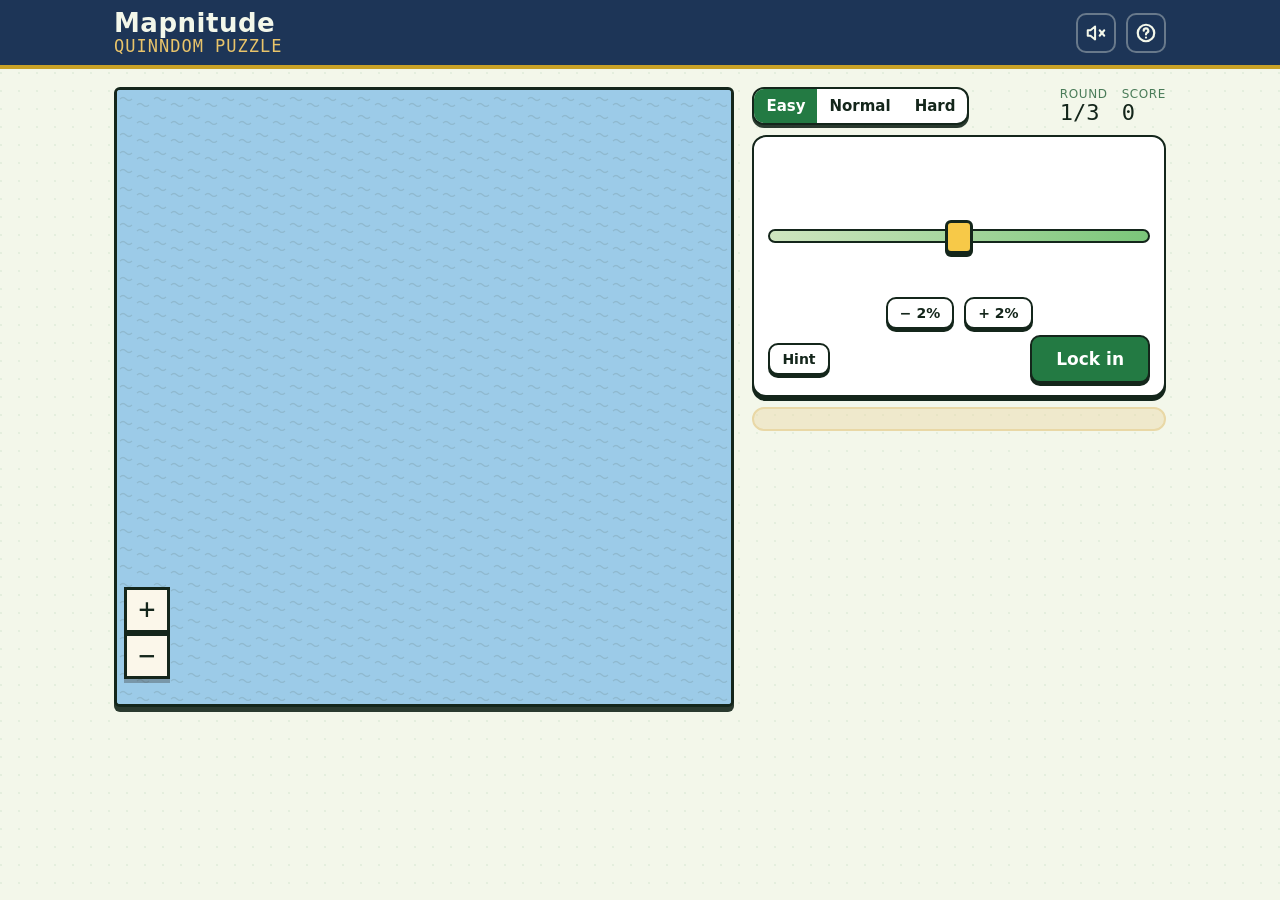
<file: puzzles/src/mapnitude/ui_build/mapnitude.template.html>
<!doctype html>
<html lang="en">
<head>
<meta charset="utf-8">
<meta name="viewport" content="width=device-width, initial-scale=1, viewport-fit=cover">
<title>Mapnitude · QuinnDom</title>
<style>
/*FONTS*/
:root{
  --forest:#1B5E20; --canopy:#237A43; --leaf:#7BC67A; --moss:#4A7C59; --sky:#3A7BD5;
  --harbour:#1D3557; --sun:#F7C948; --honey:#E9C46A; --brass:#C9A227; --sand:#E9D8A6; --mist:#F3F7EA;
  --ink:#14261B; --clay:#C8693D;
  --ramp:linear-gradient(90deg,#3182BD,#91BFDB,#FEE090,#FC8D59,#D73027,#7F0000);  /* far (blue) to near (dark red) */
  --sea:#9CCBE8; --land:#EEE9C4; --paper:#FBF7EA; --red:#C0392B; --brown:#14261B;
  --font-head:"Space Grotesk",system-ui,sans-serif; --font-body:"Nunito Sans",system-ui,sans-serif; --font-pixel:"VT323",ui-monospace,monospace;
}
*{box-sizing:border-box}
html,body{margin:0;height:100%}
body{background:var(--mist);color:var(--ink);font-family:var(--font-body);font-size:16px;display:flex;flex-direction:column;min-height:100dvh;-webkit-tap-highlight-color:transparent;
  background-image:radial-gradient(circle at 1px 1px,rgba(35,122,67,.07) 1px,transparent 0);background-size:18px 18px}
button{font-family:inherit;color:inherit}

header{background:var(--harbour);color:var(--mist);border-bottom:4px solid var(--brass)}
.bar{max-width:1080px;margin:0 auto;padding:10px 14px;display:flex;align-items:center;gap:10px}
.brand{display:flex;flex-direction:column;line-height:1}
.brand h1{margin:0;font-family:var(--font-head);font-weight:700;font-size:26px;letter-spacing:.5px}
.brand small{font-family:var(--font-pixel);font-size:17px;color:var(--honey);letter-spacing:1px;margin-top:2px}
.spacer{flex:1}
.icon-btn{width:40px;height:40px;border-radius:10px;border:2px solid rgba(243,247,234,.35);background:transparent;color:var(--mist);display:grid;place-items:center;cursor:pointer}
.icon-btn:hover{background:rgba(243,247,234,.12)}
.icon-btn:focus-visible,.btn:focus-visible,.seg button:focus-visible,.sugg button:focus-visible{outline:3px solid var(--sun);outline-offset:2px}
.icon-btn svg{width:22px;height:22px}
.icon-btn .off{display:none}
.icon-btn[aria-pressed="false"] .on{display:none}
.icon-btn[aria-pressed="false"] .off{display:block}

main{flex:1;width:100%;max-width:1080px;margin:0 auto;padding:12px 14px 18px;display:grid;grid-template-columns:minmax(0,1fr);gap:12px;align-content:start}
.panel{display:flex;flex-direction:column;gap:10px;min-width:0}
@media (min-width:900px){
  main{grid-template-columns:minmax(0,1.5fr) minmax(360px,1fr);gap:18px;padding-top:18px}
  .stage{position:sticky;top:14px;align-self:start}
  .mapwrap{height:min(620px,calc(100dvh - 140px))!important}
}

.controls{display:flex;align-items:center;justify-content:space-between;gap:10px}
.seg{display:inline-flex;background:#fff;border:2px solid var(--ink);border-radius:12px;overflow:hidden;box-shadow:0 3px 0 rgba(20,38,27,.9)}
.seg button{border:0;background:transparent;padding:8px 12px;font-family:var(--font-head);font-weight:700;font-size:15px;cursor:pointer}
.seg button[aria-pressed="true"]{background:var(--canopy);color:#fff}
.stats{display:flex;gap:14px;font-family:var(--font-pixel);font-size:22px;line-height:1;color:var(--forest)}
.stats span b{font-weight:400;color:var(--ink)}
.stats i{font-style:normal;font-family:var(--font-body);font-size:12px;text-transform:uppercase;letter-spacing:.6px;color:var(--moss);display:block;margin-bottom:2px}

/* Map (rules from the passport screen, so both games look the same) */
.mapwrap{position:relative;height:clamp(190px,30dvh,320px);border:3px solid var(--ink);border-radius:6px;overflow:hidden;box-shadow:0 5px 0 rgba(20,38,27,.9);background:var(--sea)}
#map{position:absolute;inset:0;touch-action:none;cursor:grab;
  background:var(--sea) url("data:image/svg+xml;utf8,<svg xmlns='http://www.w3.org/2000/svg' width='34' height='18'><path d='M3 9q3-3 6 0t6 0' stroke='%238FB9CF' fill='none' stroke-width='1.2'/><path d='M20 15q3-3 6 0t6 0' stroke='%238FB9CF' fill='none' stroke-width='1.2'/></svg>")}
#map.dragging{cursor:grabbing}
.mv-svg{position:absolute;inset:0;width:100%;height:100%;display:block}
.mv-grid{fill:none;stroke:rgba(42,31,24,.2);stroke-width:calc(var(--u,1)*.8px);stroke-dasharray:calc(var(--u,1)*2px) calc(var(--u,1)*5px);pointer-events:none}
.mv-halo use{fill:none;stroke:rgba(255,255,255,.4);stroke-width:calc(var(--u,1)*10px);stroke-linejoin:round;pointer-events:none}
.mv-land .land{fill:var(--land);stroke:#1F3A2A;stroke-width:calc(var(--u,1)*1.3px);stroke-linejoin:round;transition:fill .55s ease,stroke .55s ease}
.mv-borders{fill:none;stroke:#4A5E50;stroke-width:calc(var(--u,1)*.9px);stroke-dasharray:calc(var(--u,1)*4px) calc(var(--u,1)*2.5px);pointer-events:none}
.mv-land .st-near{stroke:#6E1F16;stroke-width:calc(var(--u,1)*2.4px)}
.mv-land .st-hit{fill:#93D48E;stroke:#1B5E20;stroke-width:calc(var(--u,1)*2.8px)}
.mv-land .st-ans{fill:#F6DE92;stroke:#B8860B;stroke-width:calc(var(--u,1)*2.4px)}
.mv-lat,.mv-lon{position:absolute;pointer-events:none;font-family:var(--font-pixel);font-size:15px;color:#1F3A2A}
.mv-lon{left:0;right:0;bottom:0;height:22px}.mv-lat{left:0;top:0;bottom:0;width:44px}
.mv-lon span{position:absolute;bottom:2px;transform:translateX(-50%);padding:0 3px;background:rgba(244,233,205,.82)}
.mv-lat span{position:absolute;left:2px;transform:translateY(-50%);padding:0 3px;background:rgba(244,233,205,.82)}
.mv-pins{position:absolute;inset:0;pointer-events:none;overflow:hidden}
.mpin{position:absolute;left:0;top:0;width:0;height:0;will-change:transform}
.mpin svg{position:absolute;left:-15px;top:-42px;width:30px;height:42px;filter:drop-shadow(0 3px 0 rgba(42,31,24,.28));transform-origin:50% 100%}
.mpin .pf{fill:var(--red)}.mpin.hit .pf{fill:#2E9B57}.mpin.gold .pf{fill:#F7C948}
.mpin.drop svg{animation:pinDrop .8s cubic-bezier(.3,.7,.4,1) both}
.mpin .ringfx{position:absolute;left:-28px;top:-28px;width:56px;height:56px;border-radius:50%;border:3px solid var(--red);opacity:0;transform:scale(.2)}
.mpin.hit .ringfx{border-color:#2E9B57}.mpin.gold .ringfx{border-color:#C9A227}
.mpin.ring .ringfx{animation:ripple 1.3s .5s ease-out both}
.mpin .pn{position:absolute;left:-10px;top:-64px;min-width:20px;padding:0 4px;text-align:center;font:18px/18px var(--font-pixel);background:var(--paper);color:var(--brown);box-shadow:0 0 0 2px var(--brown)}
@keyframes pinDrop{0%{transform:translateY(-190px);opacity:0}8%{opacity:1}52%{transform:translateY(0)}68%{transform:translateY(-16px)}82%{transform:translateY(0)}92%{transform:translateY(-4px)}100%{transform:translateY(0)}}
@keyframes ripple{0%{opacity:.95;transform:scale(.2)}100%{opacity:0;transform:scale(1.9)}}
.mv-ui{position:absolute;z-index:4}
.zoom{left:10px;bottom:28px;display:flex;flex-direction:column;gap:6px}
.zoom button{width:40px;height:40px;border:0;background:var(--paper);color:var(--brown);font:28px/1 var(--font-pixel);cursor:pointer;box-shadow:0 0 0 3px var(--brown),0 4px 0 3px rgba(42,31,24,.3)}
.zoom button:active{transform:translateY(2px)}
.legend{right:8px;top:8px;display:flex;align-items:center;gap:6px;padding:4px 8px;background:var(--paper);box-shadow:0 0 0 2px var(--brown);font:16px/1 var(--font-pixel)}
.legend i{display:block;width:84px;height:12px;background:var(--ramp);border:1px solid var(--brown)}


/* Question + slider */
.qcard{background:#fff;border:2px solid var(--ink);border-radius:14px;padding:12px 14px;box-shadow:0 4px 0 var(--ink);display:flex;flex-direction:column;gap:6px}
.qtype{font-family:var(--font-pixel);font-size:18px;letter-spacing:1px;color:var(--moss);text-transform:uppercase}
.qtext{margin:0;font-family:var(--font-head);font-weight:700;font-size:20px;line-height:1.2}
.value{font-family:var(--font-pixel);font-size:46px;line-height:1;color:var(--forest);text-align:center;padding:4px 0 0;min-height:50px}
.value small{font-size:22px;color:var(--moss)}
.sliderbox{position:relative;padding:2px 0 34px}
input[type=range]{-webkit-appearance:none;appearance:none;width:100%;height:34px;background:transparent;margin:0;cursor:pointer;touch-action:pan-y}
input[type=range]::-webkit-slider-runnable-track{height:14px;background:linear-gradient(90deg,#CFE6C0,#7BC67A);border:2px solid var(--ink);border-radius:8px}
input[type=range]::-moz-range-track{height:10px;background:linear-gradient(90deg,#CFE6C0,#7BC67A);border:2px solid var(--ink);border-radius:8px}
input[type=range]::-webkit-slider-thumb{-webkit-appearance:none;width:28px;height:34px;margin-top:-11px;background:var(--sun);border:3px solid var(--ink);border-radius:6px;box-shadow:0 3px 0 var(--ink)}
input[type=range]::-moz-range-thumb{width:22px;height:28px;background:var(--sun);border:3px solid var(--ink);border-radius:6px;box-shadow:0 3px 0 var(--ink)}
input[type=range]:focus-visible{outline:3px solid var(--sun);outline-offset:4px;border-radius:8px}
input[type=range]:disabled{opacity:.5;cursor:default}
.ticks{position:absolute;left:0;right:0;top:34px;height:28px;pointer-events:none}
.ticks span{position:absolute;transform:translateX(-50%);font:16px/1 var(--font-pixel);color:#4a5e50;white-space:nowrap}
.ticks span:before{content:"";position:absolute;left:50%;top:-8px;width:2px;height:6px;margin-left:-1px;background:var(--ink)}
.nudge{display:flex;justify-content:center;gap:10px}
.actions2{display:flex;gap:10px;align-items:center;flex-wrap:wrap}
.actions2 .grow{flex:1}
.hintnote{font-size:14px;color:#7a5a10;background:var(--note,#FFF3C4);border:2px solid var(--brass);border-radius:10px;padding:5px 10px;animation:rowin .3s ease-out both}
.hintnote:empty{display:none}
.btn.primary.big{height:48px;padding:0 24px;font-size:17px}

/* Reveal and final */
.reveal,.final{background:#fff;border:2px solid var(--ink);border-radius:14px;padding:12px 14px;box-shadow:0 4px 0 var(--ink);display:none;gap:8px;flex-direction:column}
.reveal.show,.final.show{display:flex}
.reveal h2,.final h2{margin:0;font-family:var(--font-head);font-size:20px}
.reveal p,.final p{margin:0;font-size:15px}
.cmp{display:grid;grid-template-columns:auto 1fr;gap:2px 12px;font-size:15px}
.cmp b{font-family:var(--font-pixel);font-weight:400;font-size:26px;line-height:1.1;color:var(--forest)}
.cmp b.guess{color:var(--red)}
.cmp span{align-self:center;color:var(--moss)}
.scale{position:relative;height:30px;margin:4px 6px 0}
.scale:before{content:"";position:absolute;left:0;right:0;top:12px;height:6px;border:2px solid var(--ink);border-radius:5px;background:#E9D8A6}
.scale i{position:absolute;top:2px;width:4px;height:26px;margin-left:-2px;background:var(--red);border:1px solid var(--ink)}
.scale i.t{background:#2E9B57}
.scale i.y:after{top:auto;bottom:-14px}
.scale{margin-bottom:12px}
.scale i:after{content:attr(data-l);position:absolute;top:-14px;left:50%;transform:translateX(-50%);font:14px/1 var(--font-pixel);color:var(--ink)}
.pts{font-family:var(--font-pixel);font-size:34px;line-height:1;color:var(--forest)}
.pts.low{color:#B3541E}
.fact{font-size:14px;color:var(--moss)}
.big{font-family:var(--font-pixel);font-size:54px;line-height:1;color:var(--forest)}
.stars{font-size:28px;letter-spacing:4px;color:var(--brass)}
.rounds{display:grid;gap:6px;padding:10px;background:rgba(233,216,166,.45);border:2px solid var(--sand);border-radius:16px}
.rr{display:grid;grid-template-columns:26px minmax(0,1fr) auto;align-items:center;gap:8px;min-height:38px;padding:0 10px 0 0;border-radius:8px;border:2px dashed #cdbf8a;background:rgba(255,255,255,.5);overflow:hidden}
.rr.filled{border:2px solid var(--ink);background:#fff;box-shadow:0 3px 0 rgba(20,38,27,.9);animation:rowin .35s ease-out both}
.rr .n{align-self:stretch;display:grid;place-items:center;font:20px/1 var(--font-pixel);color:#7d8b80}
.rr.filled .n{color:var(--ink)}
.rr .nm{font-family:var(--font-head);font-weight:700;font-size:14px;line-height:1.15;padding:3px 0}
.rr .nm small{display:block;font-family:var(--font-body);font-weight:400;font-size:13px;color:var(--moss)}
.rr .pt{font:22px/1 var(--font-pixel);text-align:right}
.g-perfect .n,.g-great .n{background:#93D48E}.g-good .n{background:#F6DE92}.g-meh .n{background:#F5B98A}.g-miss .n{background:#EE9A8F}
.linkbtn{border:0;background:none;padding:2px 0;font:inherit;font-weight:700;color:var(--ink);text-decoration:underline;cursor:pointer}
.linkbtn.warnbtn{color:#9C4A25}
.warn{margin:0;min-height:22px;text-align:center;font-family:var(--font-head);font-weight:700;font-size:15px;color:#9C4A25}
.btn{white-space:nowrap;border:2px solid var(--ink);background:#fff;border-radius:10px;padding:9px 14px;font-family:var(--font-head);font-weight:700;font-size:15px;cursor:pointer;box-shadow:0 3px 0 var(--ink)}
.btn:active{transform:translateY(2px);box-shadow:0 1px 0 var(--ink)}
.btn.primary{background:var(--canopy);color:#fff}
.btn.small{padding:6px 12px;font-size:14px}
.btn:disabled{opacity:.45;cursor:not-allowed;box-shadow:0 3px 0 var(--ink)}
@keyframes rowin{from{opacity:0;transform:translateY(-6px)}}
@keyframes warnin{from{transform:translateY(-4px);opacity:0}}
.toast-host{position:fixed;top:84px;left:0;right:0;display:flex;flex-direction:column;align-items:center;gap:8px;pointer-events:none;z-index:20}
.toast{background:var(--ink);color:var(--mist);padding:10px 16px;border-radius:10px;font-family:var(--font-head);font-weight:700;font-size:15px;box-shadow:0 4px 0 rgba(0,0,0,.25);animation:rowin .25s ease-out}
dialog{border:2px solid var(--ink);border-radius:16px;padding:0;max-width:min(440px,92vw);width:100%;background:var(--mist);color:var(--ink);box-shadow:0 6px 0 var(--ink)}
dialog::backdrop{background:rgba(29,53,87,.55)}
.dlg{padding:18px 18px 16px}
.dlg h2{margin:0 0 8px;font-family:var(--font-head);font-size:22px}
.dlg p{margin:0 0 10px;line-height:1.45}
.dlg .close{float:right}
@media (prefers-reduced-motion:reduce){.rr.filled,.mpin.drop svg,.hintnote{animation:none}}
</style>
</head>
<body>
<header>
  <div class="bar">
    <div class="brand"><h1>Mapnitude</h1><small>QUINNDOM PUZZLE</small></div>
    <div class="spacer"></div>
    <button class="icon-btn" id="btn-sound" aria-label="Sound effects" aria-pressed="false">
      <svg class="on" viewBox="0 0 24 24" fill="none" stroke="currentColor" stroke-width="2.2" stroke-linecap="round" stroke-linejoin="round"><path d="M11 5 6 9H3v6h3l5 4z"/><path d="M15.5 8.5a5 5 0 0 1 0 7"/><path d="M18.5 5.5a9 9 0 0 1 0 13"/></svg>
      <svg class="off" viewBox="0 0 24 24" fill="none" stroke="currentColor" stroke-width="2.2" stroke-linecap="round" stroke-linejoin="round"><path d="M11 5 6 9H3v6h3l5 4z"/><path d="m16 9 5 6"/><path d="m21 9-5 6"/></svg>
    </button>
    <button class="icon-btn" id="btn-help" aria-label="How to play">
      <svg viewBox="0 0 24 24" fill="none" stroke="currentColor" stroke-width="2.4" stroke-linecap="round" stroke-linejoin="round"><circle cx="12" cy="12" r="9"/><path d="M9.5 9.5a2.5 2.5 0 1 1 3.6 2.2c-.7.4-1.1.9-1.1 1.8"/><path d="M12 17h.01"/></svg>
    </button>
  </div>
</header>

<main>
  <div class="stage">
    <div class="mapwrap" id="mapwrap">
      <div id="map" aria-label="World map showing the country in the question"></div>
      <div class="mv-ui zoom"><button id="zin" aria-label="Zoom in">+</button><button id="zout" aria-label="Zoom out">−</button></div>
    </div>
  </div>

  <div class="panel">
    <div class="controls">
      <div class="seg" role="group" aria-label="Difficulty">
        <button id="d-easy" data-d="easy" aria-pressed="true">Easy</button>
        <button id="d-normal" data-d="normal" aria-pressed="false">Normal</button>
        <button id="d-hard" data-d="hard" aria-pressed="false">Hard</button>
      </div>
      <div class="stats" aria-live="polite">
        <span><i>Round</i><b id="stat-round">1/3</b></span>
        <span><i>Score</i><b id="stat-score">0</b></span>
      </div>
    </div>

    <section class="qcard" id="qcard">
      <div class="qtype" id="qtype"></div>
      <p class="qtext" id="qtext"></p>
      <div class="value" id="value" aria-live="off"></div>
      <div class="sliderbox">
        <input type="range" id="slider" min="0" max="1000" step="1" value="500" aria-label="Your estimate">
        <div class="ticks" id="ticks" aria-hidden="true"></div>
      </div>
      <div class="nudge">
        <button class="btn small" id="b-minus" type="button" aria-label="Decrease by 2 percent">− 2%</button>
        <button class="btn small" id="b-plus" type="button" aria-label="Increase by 2 percent">+ 2%</button>
      </div>
      <div class="hintnote" id="hintnote" role="status"></div>
      <div class="actions2">
        <button class="btn small" id="btn-hint" type="button">Hint</button>
        <span class="grow"></span>
        <button class="btn primary big" id="btn-lock" type="button">Lock in</button>
      </div>
    </section>

    <section class="reveal" id="reveal" aria-live="polite">
      <h2 id="rv-title"></h2>
      <div class="cmp"><span>Truth</span><b id="rv-truth"></b><span>You said</span><b class="guess" id="rv-guess"></b></div>
      <div class="scale" id="rv-scale" aria-hidden="true"></div>
      <p><span class="pts" id="rv-pts"></span> <span id="rv-off"></span></p>
      <p class="fact" id="rv-fact"></p>
      <div class="actions2"><span class="grow"></span><button class="btn primary big" id="btn-next-round" type="button">Next round</button></div>
    </section>

    <section class="final" id="final" aria-live="polite">
      <h2 id="fn-title"></h2>
      <div class="big" id="fn-score"></div>
      <div class="stars" id="fn-stars" aria-hidden="true"></div>
      <p id="fn-sub"></p>
      <div class="actions2"><button class="btn" id="btn-share" type="button">Share</button><span class="grow"></span><button class="btn primary big" id="btn-next" type="button">Next game</button></div>
    </section>

    <div class="rounds" id="rounds" aria-label="Your rounds"></div>
  </div>
</main>

<div class="toast-host" id="toasts"></div>

<dialog id="dlg-help"><div class="dlg">
  <button class="btn close" onclick="this.closest('dialog').close()">Close</button>
  <h2>How to play</h2>
  <p>Easy is 3 rounds, Normal and Hard are 4. Each one asks for a number about a country: how many people live there, how big it is, how high its tallest peak is, or how far apart two capitals are. Drag the slider (or use the 2% buttons) and lock in your best estimate.</p>
  <p>The slider is logarithmic: each tick is ten times bigger than the last, so the first job is getting the <b>order of magnitude</b> right. Points depend on how many times too big or too small you are, not on the raw difference. Up to 1,000 a round, and 60% of the total passes.</p>
  <p>Easy asks about famous countries, so it wants you within 5% for full points. Normal digs deeper and forgives 8%. Hard is the obscure ones, so it forgives 15%. Stuck? A hint squeezes the slider around the answer but costs 25% of that round's points the first time and 50% the second. You get 3 hints a game on Easy and Normal, 2 on Hard.</p>
  <p>Numbers are current-day figures: population is the latest (2025) UN/World Bank estimate, area is total area, and peaks are each country's highest point.</p>
</div></dialog>

<script>
/*DATA*/
/*COUNTRIES*/
/*WORLDMAP*/
/*MAPVIEW*/
/*SOUND*/
/*ENGINE*/
</script>
<script>
(function(){
"use strict";
var E = MapnitudeEngine, FACTS = DATA, BY = {};
FACTS.forEach(function(f){ BY[f.code] = f; });
function $(id){ return document.getElementById(id); }
function load(k, fb){ try{ var v = localStorage.getItem(k); return v ? JSON.parse(v) : fb; }catch(e){ return fb; } }
function store(k, v){ try{ localStorage.setItem(k, JSON.stringify(v)); }catch(e){} }
var KEY_SAVE = "quinndom.mapnitude.save", KEY_SESSION = "quinndom.mapnitude.session", KEY_SETTINGS = "quinndom.mapnitude.settings";

/* ---------- public hooks for the app shell ---------- */
var hooks = window.Mapnitude = {
  config: { maxHints: E.HINTS, bonusHints: 0, passPercent: E.PASS_PERCENT },   // hints per game; a hero can add bonusHints
  getSave: function(){ return JSON.parse(JSON.stringify(save)); },
  loadSave: function(s){ save = E.normaliseSave(s); store(KEY_SAVE, save); },
  onFinish: function(info){}                     // { difficulty, index, won, score, max, rounds, hints }: the shell pays rewards here
};
var save = E.normaliseSave(load(KEY_SAVE, null));
var settings = Object.assign({ difficulty:"easy", sfx:true, sfxSet:false, volume:0.7 }, load(KEY_SETTINGS, {}));
if(!settings.sfxSet) settings.sfx = true;
if(E.DIFFICULTIES.indexOf(settings.difficulty) < 0) settings.difficulty = "easy";

function applySound(){ Sound.setConfig({ sfx: settings.sfx, volume: settings.volume }); $("btn-sound").setAttribute("aria-pressed", String(settings.sfx)); }
function sfx(name){ try{ if(settings.sfx) Sound.play(name); }catch(e){} }

/* ---------- map ---------- */
var mv = MapView.create($("map"));
mv.jumpHome();
$("zin").onclick = function(){ mv.zoom(0.6); };
$("zout").onclick = function(){ mv.zoom(1.6); };
function showRound(round, animate){
  mv.clearStates(); mv.clearPins();
  var codes = round.b ? [round.a, round.b] : [round.a];
  codes.forEach(function(c, i){ mv.state(c, "st-ans"); mv.pin(c, { kind: "gold", drop: animate, ring: animate, num: codes.length > 1 ? i + 1 : undefined }); });
  var ms = animate ? 1000 : 0;
  if(codes.length > 1) mv.flyBox(codes, ms); else mv.fly(round.a, ms, 4);
}
mv.onPick(function(code){ var f = BY[code]; if(f) toast(f.name); });

/* ---------- formatting ---------- */
function short(type, v){
  if(type === "population"){ if(v >= 1e9) return (v / 1e9) + "B"; if(v >= 1e6) return (v / 1e6) + "M"; if(v >= 1e3) return (v / 1e3) + "K"; return String(v); }
  if(type === "area" && v >= 1e6) return (v / 1e6) + "M";
  if(v >= 1e3) return (v / 1e3 === Math.round(v / 1e3) ? v / 1e3 + "K" : v.toLocaleString("en-US"));
  return String(v);
}
function esc(s){ return String(s).replace(/[&<>"]/g, function(c){ return { "&":"&amp;", "<":"&lt;", ">":"&gt;", '"':"&quot;" }[c]; }); }
var QTYPE = { population: "Population", area: "Area", peak: "Highest point", distance: "Capital to capital" };

/* ---------- game state ---------- */
var game = null, revealing = false;
function budget(){ return E.hintsAllowed(game.difficulty, hooks.config.bonusHints); }
function persistSession(){
  store(KEY_SESSION, { difficulty: game.difficulty, index: game.index, results: game.results.map(function(r){ return { g: r.guess, h: r.hints }; }), hintsUsed: game.hintsUsed, hintLevel: game.hintLevel });
}
function startGame(difficulty, index, replay){
  game = E.makeGame(difficulty, index, FACTS); revealing = false;
  if(replay){
    replay.results.forEach(function(r){ game.hintLevel = r.h; E.submit(game, r.g); });
    game.hintsUsed = replay.hintsUsed || 0; game.hintLevel = game.status === "done" ? 0 : (replay.hintLevel || 0);
  }
  persistSession(); renderAll();
  if(game.status === "done"){ showFinal(true); } else { beginRound(false); }
}
function newGame(){ startGame(settings.difficulty, save.completed[settings.difficulty] || 0); }

/* ---------- slider ---------- */
var win = [1, 10], pos = 0.5;
function curWindow(){ return E.hintWindow(E.currentRound(game), game.hintLevel); }
function valueNow(){ return E.tidy(E.sliderToValue(pos, win[0], win[1])); }
function drawValue(){
  var r = E.currentRound(game), v = valueNow();
  $("value").textContent = E.formatValue(r.type, v);
  $("slider").value = Math.round(pos * 1000);
  $("slider").setAttribute("aria-valuetext", E.formatValue(r.type, v));
}
function drawTicks(){
  var r = E.currentRound(game), lo = win[0], hi = win[1], out = [], k0 = Math.floor(Math.log10(lo)), k1 = Math.ceil(Math.log10(hi)), all = [];
  for(var k = k0; k <= k1; k++) [1, 2, 5].forEach(function(m){ var v = m * Math.pow(10, k); if(v > lo * 1.02 && v < hi / 1.02) all.push(v); });
  var tick = all.length > 8 ? all.filter(function(v){ return Math.abs(Math.log10(v) - Math.round(Math.log10(v))) < 1e-9; }) : all;
  var ends = [lo, hi];
  $("ticks").innerHTML = tick.map(function(v){ return label(v); }).join("");
  function label(v){ var p = E.valueToSlider(v, lo, hi); return '<span style="left:calc(14px + (100% - 28px) * ' + p.toFixed(4) + ')">' + short(r.type, v) + '</span>'; }
  void ends; void out;
}
function setupSlider(keepPos){
  win = curWindow(); if(!keepPos) pos = 0.5; drawTicks(); drawValue();
}
$("slider").addEventListener("input", function(){ pos = this.value / 1000; drawValue(); });
function nudge(f){ var span = Math.log(win[1] / win[0]); pos = Math.min(1, Math.max(0, pos + Math.log(f) / span)); drawValue(); sfx("tap"); }
$("b-minus").onclick = function(){ nudge(1 / 1.02); };
$("b-plus").onclick = function(){ nudge(1.02); };

/* ---------- rendering ---------- */
function qText(round){ return E.questionText(round, BY); }
function beginRound(animate){
  var round = E.currentRound(game);
  $("qtype").textContent = "Round " + (game.results.length + 1) + " · " + QTYPE[round.type];
  $("qtext").textContent = qText(round);
  $("qcard").style.display = ""; $("reveal").classList.remove("show"); $("final").classList.remove("show");
  showRound(round, animate); setupSlider(false); renderHint(); renderStats();
  $("slider").disabled = false; $("btn-lock").disabled = false;
}
function renderHint(){
  var left = budget() - game.hintsUsed, note = "";
  if(game.hintLevel){ var w = curWindow(), t = E.TYPES[E.currentRound(game).type].unit; void t; note = "Hint: the answer is between " + E.formatValue(E.currentRound(game).type, E.tidy(w[0])) + " and " + E.formatValue(E.currentRound(game).type, E.tidy(w[1])) + ". Max " + Math.round(E.HINT_COST[game.hintLevel] * 100) + "% of this round's points."; }
  $("hintnote").textContent = note;
  $("btn-hint").textContent = "Hint (" + Math.max(0, left) + " left)";
  $("btn-hint").disabled = left <= 0 || game.hintLevel >= 2;
}
function renderStats(){
  $("stat-round").textContent = Math.min(game.results.length + 1, game.rounds.length) + "/" + game.rounds.length;
  $("stat-score").textContent = E.totalScore(game).toLocaleString("en-US");
}
function names(round){ var a = BY[round.a].name; return round.b ? a + " ↔ " + BY[round.b].name : a; }
function renderRounds(){
  var html = game.rounds.map(function(round, i){
    var r = game.results[i];
    if(!r) return '<div class="rr"><span class="n">' + (i + 1) + '</span><span class="nm">' + QTYPE[round.type] + '</span><span class="pt"></span></div>';
    return '<div class="rr filled g-' + r.rating + '"><span class="n">' + (i + 1) + '</span><span class="nm">' + esc(names(round)) + '<small>' + QTYPE[round.type] + ' · ' + E.formatValue(r.type, r.guess) + ' vs ' + E.formatValue(r.type, r.truth) + (r.hints ? " · hint×" + r.hints : "") + '</small></span><span class="pt">+' + r.points + '</span></div>';
  }).join("");
  $("rounds").innerHTML = html;
}
function renderAll(){
  E.DIFFICULTIES.forEach(function(d){ $("d-" + d).setAttribute("aria-pressed", String(d === settings.difficulty)); });
  renderRounds(); renderStats();
}

/* ---------- play ---------- */
var QUIPS = {
  perfect: ["Spooky. Are you the census?", "Did you peek at the almanac?", "That is suspiciously exact."],
  great: ["Surveyor-grade guess.", "Cartographers would nod.", "Barely a rounding error."],
  good: ["Respectable ballpark.", "Right neighbourhood, wrong house.", "Not bad, explorer."],
  meh: ["Right hemisphere, at least.", "The order of magnitude is still negotiable.", "Closer than a coin toss."],
  miss: ["Bold. Creative. Wrong.", "That number lives in another universe.", "Did a goat sit on the slider?"]
};
function quip(r){ var a = QUIPS[r]; return a[Math.floor(Math.random() * a.length)]; }

function useHint(){
  var r = E.useHint(game, hooks.config.bonusHints);
  if(!r.ok){ toast(r.error); return; }
  sfx("collect"); persistSession(); setupSlider(false); renderHint();
}
$("btn-hint").onclick = useHint;

function lockIn(){
  if(revealing || game.status !== "playing") return;
  var round = E.currentRound(game), guess = valueNow(), res = E.submit(game, guess);
  if(!res.ok){ toast("Pick a number first"); return; }
  revealing = true; persistSession();
  var r = res.result; sfx("pindrop");
  setTimeout(function(){ sfx(r.rating === "miss" || r.rating === "meh" ? "notquite" : r.rating === "good" ? "correct" : "hit"); }, 450);
  $("slider").disabled = true; $("btn-lock").disabled = true;
  showReveal(round, r, res.done); renderRounds(); renderStats();
}
function factLine(round, r){
  var a = BY[round.a];
  if(round.type === "population") return a.name + " · latest estimate (" + (a.popYear || 2025) + ", UN / World Bank series).";
  if(round.type === "area") return a.name + " · total area, land and inland water.";
  if(round.type === "peak") return a.name + " · highest point: " + a.peak + ".";
  var b = BY[round.b]; return a.capital + " (" + a.name + ") to " + b.capital + " (" + b.name + "), straight line over the globe.";
}
function showReveal(round, r, done){
  var T = E.TYPES[round.type], full = [T.min, T.max];
  $("qcard").style.display = "none";
  $("rv-title").textContent = quip(r.rating);
  $("rv-truth").textContent = E.formatValue(r.type, r.truth); $("rv-guess").textContent = E.formatValue(r.type, r.guess);
  $("rv-pts").textContent = "+" + r.points; $("rv-pts").className = "pts" + (r.points < 250 ? " low" : "");
  $("rv-off").textContent = E.offBy(r.ratio) + (r.hints ? " · hint penalty applied" : "");
  $("rv-fact").textContent = factLine(round, r);
  var pg = E.valueToSlider(Math.min(full[1], Math.max(full[0], r.guess)), full[0], full[1]), pt = E.valueToSlider(Math.min(full[1], Math.max(full[0], r.truth)), full[0], full[1]);
  $("rv-scale").innerHTML = '<i class="t" data-l="truth" style="left:' + (pt * 100).toFixed(2) + '%"></i><i class="y" data-l="you" style="left:' + (pg * 100).toFixed(2) + '%;margin-top:' + (Math.abs(pg - pt) < 0.12 ? 0 : 0) + 'px"></i>';
  $("btn-next-round").textContent = done ? "See results" : "Next round";
  $("reveal").classList.add("show");
  var codes = round.b ? [round.a, round.b] : [round.a];
  codes.forEach(function(c){ mv.pin(c, { kind: r.share >= 0.5 ? "hit" : "", ring: true }); });
}
$("btn-next-round").onclick = function(){
  sfx("tap"); revealing = false;
  if(game.status === "done"){ finish(); } else { beginRound(true); persistSession(); }
};
$("btn-lock").onclick = lockIn;

function finish(){
  var won = E.passed(game, hooks.config.passPercent);
  E.recordCompleted(save, game.difficulty); store(KEY_SAVE, save);
  persistSession(); showFinal(false);
  setTimeout(function(){ sfx(won ? "solved" : "notquite"); }, 150);
  try{ hooks.onFinish({ difficulty: game.difficulty, index: game.index, won: won, score: E.totalScore(game), max: E.maxScore(game), rounds: game.results.map(function(r){ return { type: r.type, points: r.points, hints: r.hints }; }), hints: game.hintsUsed }); }catch(e){}
}
function showFinal(restored){
  var won = E.passed(game, hooks.config.passPercent), s = E.stars(game);
  $("qcard").style.display = "none"; $("reveal").classList.remove("show");
  $("fn-title").textContent = won ? (s === 3 ? "Atlas-level estimating!" : "Passed. The map approves.") : "Not quite. Back to the almanac.";
  $("fn-score").textContent = E.totalScore(game).toLocaleString("en-US") + " / " + E.maxScore(game).toLocaleString("en-US");
  $("fn-stars").textContent = "★".repeat(s) + "☆".repeat(3 - s);
  $("fn-sub").textContent = game.hintsUsed ? game.hintsUsed + (game.hintsUsed === 1 ? " hint used." : " hints used.") : "No hints used.";
  $("final").classList.add("show"); renderRounds(); renderStats();
  mv.clearStates(); mv.clearPins(); mv.jumpHome();
}

/* ---------- wiring ---------- */
$("btn-next").onclick = function(){ sfx("tap"); newGame(); };
E.DIFFICULTIES.forEach(function(d){
  $("d-" + d).onclick = function(){ if(d === settings.difficulty) return; settings.difficulty = d; store(KEY_SETTINGS, settings); newGame(); };
});
$("btn-help").onclick = function(){ $("dlg-help").showModal(); };
$("btn-sound").onclick = function(){ settings.sfx = !settings.sfx; settings.sfxSet = true; store(KEY_SETTINGS, settings); applySound(); if(settings.sfx) Sound.play("collect"); };
function toast(msg){ var t = document.createElement("div"); t.className = "toast"; t.textContent = msg; $("toasts").appendChild(t); setTimeout(function(){ t.remove(); }, 2200); }
$("btn-share").onclick = function(){
  var text = E.shareGrid(game);
  if(navigator.share){ navigator.share({ text: text }).catch(function(){}); return; }
  try{ navigator.clipboard.writeText(text).then(function(){ toast("Copied to clipboard"); }, function(){ toast("Could not copy"); }); }catch(e){ toast("Could not copy"); }
};
document.addEventListener("pointerdown", function once(){ document.removeEventListener("pointerdown", once); try{ Sound.play("tap"); }catch(e){} }, { once: true });

/* ---------- boot ---------- */
applySound();
var sess = load(KEY_SESSION, null);
if(sess && E.DIFFICULTIES.indexOf(sess.difficulty) >= 0 && typeof sess.index === "number" && Array.isArray(sess.results)){
  settings.difficulty = sess.difficulty; startGame(sess.difficulty, sess.index, sess);
} else { newGame(); }
window.addEventListener("load", function(){ mv.resize(); });
})();
</script>
</body>
</html>
</file>
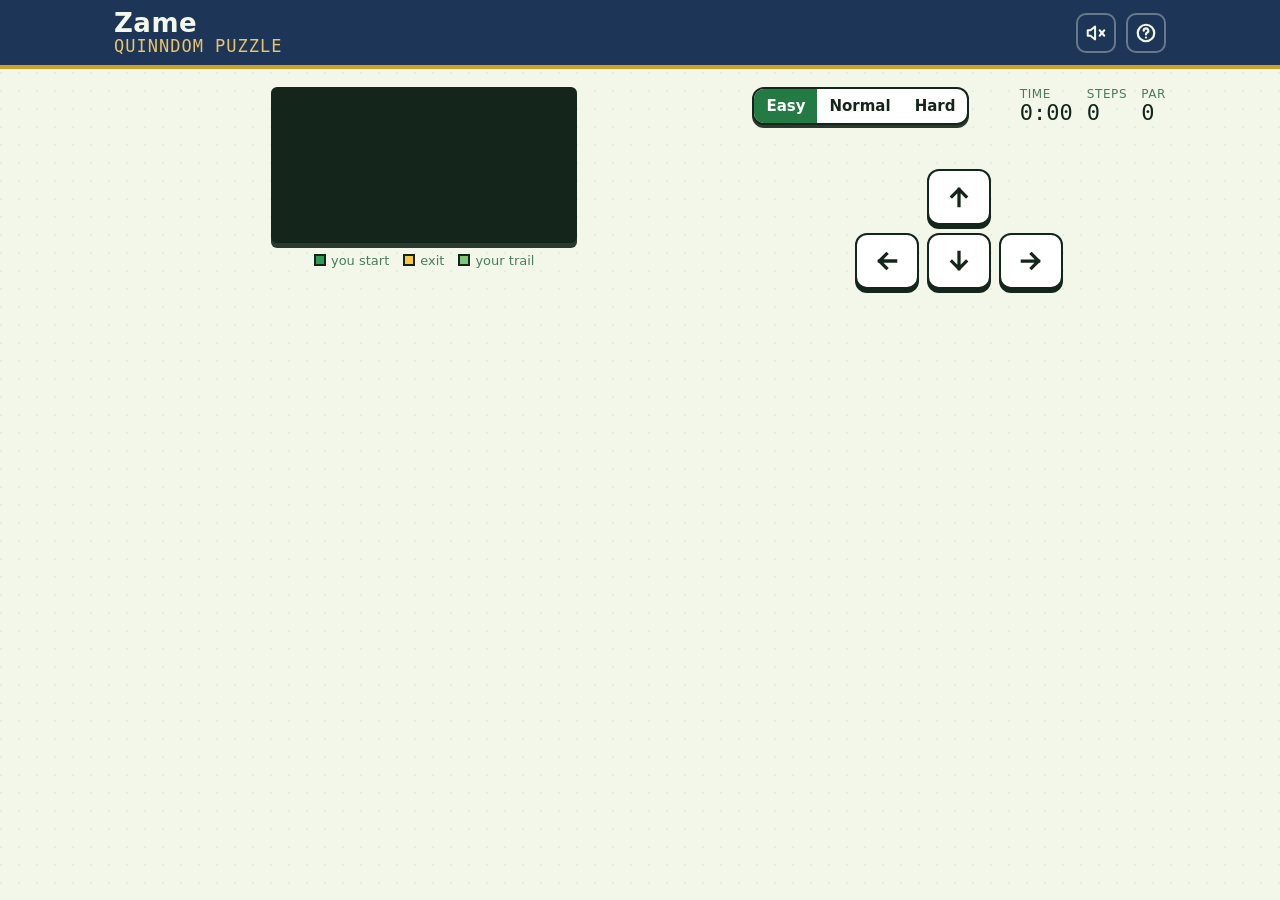
<file: puzzles/src/zame/ui_build/zame.template.html>
<!doctype html>
<html lang="en">
<head>
<meta charset="utf-8">
<meta name="viewport" content="width=device-width, initial-scale=1, viewport-fit=cover">
<title>Zame · QuinnDom</title>
<style>
/*FONTS*/
:root{
  --forest:#1B5E20; --canopy:#237A43; --leaf:#7BC67A; --moss:#4A7C59; --sky:#3A7BD5;
  --harbour:#1D3557; --sun:#F7C948; --honey:#E9C46A; --brass:#C9A227; --sand:#E9D8A6; --mist:#F3F7EA;
  --ink:#14261B; --clay:#C8693D;
  --ramp:linear-gradient(90deg,#3182BD,#91BFDB,#FEE090,#FC8D59,#D73027,#7F0000);  /* far (blue) to near (dark red) */
  --sea:#9CCBE8; --land:#EEE9C4; --paper:#FBF7EA; --red:#C0392B; --brown:#14261B;
  --font-head:"Space Grotesk",system-ui,sans-serif; --font-body:"Nunito Sans",system-ui,sans-serif; --font-pixel:"VT323",ui-monospace,monospace;
}
*{box-sizing:border-box}
html,body{margin:0;height:100%}
body{background:var(--mist);color:var(--ink);font-family:var(--font-body);font-size:16px;display:flex;flex-direction:column;min-height:100dvh;-webkit-tap-highlight-color:transparent;
  background-image:radial-gradient(circle at 1px 1px,rgba(35,122,67,.07) 1px,transparent 0);background-size:18px 18px}
button{font-family:inherit;color:inherit}

header{background:var(--harbour);color:var(--mist);border-bottom:4px solid var(--brass)}
.bar{max-width:1080px;margin:0 auto;padding:10px 14px;display:flex;align-items:center;gap:10px}
.brand{display:flex;flex-direction:column;line-height:1}
.brand h1{margin:0;font-family:var(--font-head);font-weight:700;font-size:26px;letter-spacing:.5px}
.brand small{font-family:var(--font-pixel);font-size:17px;color:var(--honey);letter-spacing:1px;margin-top:2px}
.spacer{flex:1}
.icon-btn{width:40px;height:40px;border-radius:10px;border:2px solid rgba(243,247,234,.35);background:transparent;color:var(--mist);display:grid;place-items:center;cursor:pointer}
.icon-btn:hover{background:rgba(243,247,234,.12)}
.icon-btn:focus-visible,.btn:focus-visible,.seg button:focus-visible,.sugg button:focus-visible{outline:3px solid var(--sun);outline-offset:2px}
.icon-btn svg{width:22px;height:22px}
.icon-btn .off{display:none}
.icon-btn[aria-pressed="false"] .on{display:none}
.icon-btn[aria-pressed="false"] .off{display:block}

main{flex:1;width:100%;max-width:1080px;margin:0 auto;padding:12px 14px 18px;display:grid;grid-template-columns:minmax(0,1fr);gap:12px;align-content:start}
.panel{display:flex;flex-direction:column;gap:10px;min-width:0}
@media (min-width:900px){
  main{grid-template-columns:minmax(0,1.5fr) minmax(360px,1fr);gap:18px;padding-top:18px}
  .stage{position:sticky;top:14px;align-self:start}
  .mapwrap{height:min(620px,calc(100dvh - 140px))!important}
}

.controls{display:flex;align-items:center;justify-content:space-between;gap:10px}
.seg{display:inline-flex;background:#fff;border:2px solid var(--ink);border-radius:12px;overflow:hidden;box-shadow:0 3px 0 rgba(20,38,27,.9)}
.seg button{border:0;background:transparent;padding:8px 12px;font-family:var(--font-head);font-weight:700;font-size:15px;cursor:pointer}
.seg button[aria-pressed="true"]{background:var(--canopy);color:#fff}
.stats{display:flex;gap:14px;font-family:var(--font-pixel);font-size:22px;line-height:1;color:var(--forest)}
.stats span b{font-weight:400;color:var(--ink)}
.stats i{font-style:normal;font-family:var(--font-body);font-size:12px;text-transform:uppercase;letter-spacing:.6px;color:var(--moss);display:block;margin-bottom:2px}


/* Board */
.stage{display:flex;flex-direction:column;align-items:center;gap:10px}
.boardwrap{position:relative;width:100%;display:flex;justify-content:center}
.board{position:relative;border:3px solid var(--ink);border-radius:6px;box-shadow:0 5px 0 rgba(20,38,27,.9);background:var(--ink);line-height:0;overflow:hidden;touch-action:none;user-select:none;-webkit-user-select:none}
canvas{display:block;image-rendering:pixelated;cursor:pointer}
.board.shake{animation:shake .35s ease}
@keyframes shake{10%,90%{transform:translateX(-2px)}20%,80%{transform:translateX(4px)}30%,50%,70%{transform:translateX(-5px)}40%,60%{transform:translateX(5px)}}
.legendrow{display:flex;gap:14px;flex-wrap:wrap;justify-content:center;font-size:13px;color:var(--moss)}
.legendrow i{display:inline-block;width:12px;height:12px;margin-right:5px;vertical-align:-1px;border:2px solid var(--ink)}
.timer.low b{color:#B30000;animation:blink 1s steps(2) infinite}
@keyframes blink{50%{opacity:.35}}

.warn{margin:0;min-height:22px;text-align:center;font-family:var(--font-head);font-weight:700;font-size:15px;color:#9C4A25}
.warn.show{animation:warnin .3s ease-out}
@keyframes warnin{from{transform:translateY(-4px);opacity:0}}
.hints{display:flex;gap:8px;align-items:center;flex-wrap:wrap;min-height:38px}
.hints .chip{background:var(--note,#FFF3C4);border:2px solid var(--brass);border-radius:999px;padding:4px 12px;font-family:var(--font-head);font-weight:700;font-size:14px;animation:rowin .3s ease-out both}
.btn{white-space:nowrap;border:2px solid var(--ink);background:#fff;border-radius:10px;padding:9px 14px;font-family:var(--font-head);font-weight:700;font-size:15px;cursor:pointer;box-shadow:0 3px 0 var(--ink)}
.btn:active{transform:translateY(2px);box-shadow:0 1px 0 var(--ink)}
.btn.primary{background:var(--canopy);color:#fff}
.btn.small{padding:6px 12px;font-size:14px}
.btn:disabled{opacity:.45;cursor:not-allowed}
.linkbtn{border:0;background:none;padding:2px 0;font:inherit;font-weight:700;color:var(--ink);text-decoration:underline;cursor:pointer}
.linkbtn.warnbtn{color:#9C4A25}
.pad{display:grid;grid-template-columns:repeat(3,64px);grid-template-rows:repeat(2,56px);gap:8px;justify-content:center;margin:2px 0}
.pad button{border:2px solid var(--ink);border-radius:12px;background:#fff;box-shadow:0 4px 0 var(--ink);display:grid;place-items:center;cursor:pointer;touch-action:manipulation}
.pad button:active{transform:translateY(3px);box-shadow:0 1px 0 var(--ink);background:var(--sand)}
.pad svg{width:26px;height:26px}
.pad .up{grid-column:2;grid-row:1}.pad .left{grid-column:1;grid-row:2}.pad .down{grid-column:2;grid-row:2}.pad .right{grid-column:3;grid-row:2}
.hintrow{display:flex;gap:12px;align-items:center;justify-content:center;flex-wrap:wrap}
.result{background:#fff;border:2px solid var(--ink);border-radius:14px;padding:12px 14px;box-shadow:0 4px 0 var(--ink);display:none;gap:8px;flex-direction:column}
.result.show{display:flex}
.result h2{margin:0;font-family:var(--font-head);font-size:20px}
.result p{margin:0;font-size:15px}
.result .big{font-family:var(--font-pixel);font-size:34px;line-height:1.05;color:var(--forest)}
.result .stars{font-size:28px;letter-spacing:4px;color:var(--brass)}
.result .actions{display:flex;gap:10px;flex-wrap:wrap}
@keyframes rowin{from{opacity:0;transform:translateY(-6px)}}
.toast-host{position:fixed;top:84px;left:0;right:0;display:flex;flex-direction:column;align-items:center;gap:8px;pointer-events:none;z-index:20}
.toast{background:var(--ink);color:var(--mist);padding:10px 16px;border-radius:10px;font-family:var(--font-head);font-weight:700;font-size:15px;box-shadow:0 4px 0 rgba(0,0,0,.25);animation:rowin .25s ease-out}
dialog{border:2px solid var(--ink);border-radius:16px;padding:0;max-width:min(440px,92vw);width:100%;background:var(--mist);color:var(--ink);box-shadow:0 6px 0 var(--ink)}
dialog::backdrop{background:rgba(29,53,87,.55)}
.dlg{padding:18px 18px 16px}
.dlg h2{margin:0 0 8px;font-family:var(--font-head);font-size:22px}
.dlg p{margin:0 0 10px;line-height:1.45}
.dlg .close{float:right}
@media (prefers-reduced-motion:reduce){.board.shake,.warn.show,.hints .chip,.timer.low b{animation:none}}
</style>
</head>
<body>
<header>
  <div class="bar">
    <div class="brand"><h1>Zame</h1><small>QUINNDOM PUZZLE</small></div>
    <div class="spacer"></div>
    <button class="icon-btn" id="btn-sound" aria-label="Sound effects" aria-pressed="false">
      <svg class="on" viewBox="0 0 24 24" fill="none" stroke="currentColor" stroke-width="2.2" stroke-linecap="round" stroke-linejoin="round"><path d="M11 5 6 9H3v6h3l5 4z"/><path d="M15.5 8.5a5 5 0 0 1 0 7"/><path d="M18.5 5.5a9 9 0 0 1 0 13"/></svg>
      <svg class="off" viewBox="0 0 24 24" fill="none" stroke="currentColor" stroke-width="2.2" stroke-linecap="round" stroke-linejoin="round"><path d="M11 5 6 9H3v6h3l5 4z"/><path d="m16 9 5 6"/><path d="m21 9-5 6"/></svg>
    </button>
    <button class="icon-btn" id="btn-help" aria-label="How to play">
      <svg viewBox="0 0 24 24" fill="none" stroke="currentColor" stroke-width="2.4" stroke-linecap="round" stroke-linejoin="round"><circle cx="12" cy="12" r="9"/><path d="M9.5 9.5a2.5 2.5 0 1 1 3.6 2.2c-.7.4-1.1.9-1.1 1.8"/><path d="M12 17h.01"/></svg>
    </button>
  </div>
</header>

<main>
  <div class="stage">
    <div class="boardwrap" id="boardwrap"><div class="board" id="board"><canvas id="cv" aria-label="Maze. Swipe, tap, or use the arrow keys to move."></canvas></div></div>
    <div class="legendrow" aria-hidden="true"><span><i style="background:#2E9B57"></i>you start</span><span><i style="background:#F7C948"></i>exit</span><span><i style="background:#7BC67A"></i>your trail</span></div>
  </div>

  <div class="panel">
    <div class="controls">
      <div class="seg" role="group" aria-label="Difficulty">
        <button id="d-easy" data-d="easy" aria-pressed="true">Easy</button>
        <button id="d-normal" data-d="normal" aria-pressed="false">Normal</button>
        <button id="d-hard" data-d="hard" aria-pressed="false">Hard</button>
      </div>
      <div class="stats" aria-live="off">
        <span class="timer" id="timer"><i id="timer-l">Time</i><b id="stat-time">0:00</b></span>
        <span><i>Steps</i><b id="stat-steps">0</b></span>
        <span><i>Par</i><b id="stat-par">0</b></span>
      </div>
    </div>

    <p class="warn" id="warn" role="status"></p>

    <div class="pad" id="pad" aria-label="Move">
      <button class="up" data-dir="up" aria-label="Up"><svg viewBox="0 0 24 24" fill="none" stroke="currentColor" stroke-width="3" stroke-linecap="square"><path d="M12 20V5M5.5 11.5 12 5l6.5 6.5"/></svg></button>
      <button class="left" data-dir="left" aria-label="Left"><svg viewBox="0 0 24 24" fill="none" stroke="currentColor" stroke-width="3" stroke-linecap="square" style="transform:rotate(-90deg)"><path d="M12 20V5M5.5 11.5 12 5l6.5 6.5"/></svg></button>
      <button class="down" data-dir="down" aria-label="Down"><svg viewBox="0 0 24 24" fill="none" stroke="currentColor" stroke-width="3" stroke-linecap="square" style="transform:rotate(180deg)"><path d="M12 20V5M5.5 11.5 12 5l6.5 6.5"/></svg></button>
      <button class="right" data-dir="right" aria-label="Right"><svg viewBox="0 0 24 24" fill="none" stroke="currentColor" stroke-width="3" stroke-linecap="square" style="transform:rotate(90deg)"><path d="M12 20V5M5.5 11.5 12 5l6.5 6.5"/></svg></button>
    </div>

    <div class="hints" id="hints"></div>

    <section class="result" id="result" aria-live="polite">
      <h2 id="result-title"></h2>
      <div class="big" id="result-big"></div>
      <div class="stars" id="result-stars" aria-hidden="true"></div>
      <p id="result-sub"></p>
      <div class="actions">
        <button class="btn" id="btn-share" type="button">Share</button>
        <button class="btn primary" id="btn-next" type="button">Next maze</button>
      </div>
    </section>
  </div>
</main>

<div class="toast-host" id="toasts"></div>

<dialog id="dlg-help"><div class="dlg">
  <button class="btn close" onclick="this.closest('dialog').close()">Close</button>
  <h2>How to play</h2>
  <p>Get from the green start to the gold exit. Swipe on the maze, tap beside your explorer, use the arrow buttons or the arrow keys. You <b>run</b> down a corridor until you hit a junction, a dead end or the exit.</p>
  <p>Easy is a 10×10 maze, fully visible, no clock. Normal is 15×15 against a countdown. Hard is 20×20 in the fog: you only see 3 steps down the corridors around you, the places you have been stay on the map, and the clock is tighter. The clock starts on your first move.</p>
  <p>Stars come from your steps compared with par, the shortest way out (every step counts, backtracking too). A hint lights the next 8 steps of the right way from wherever you stand: 3 hints on Easy and Normal, 2 on Hard. Out of time or out of patience, you can give up and see the route.</p>
</div></dialog>

<script>
/*SOUND*/
/*ENGINE*/
</script>
<script>
(function(){
"use strict";
var Eng = ZameEngine;
function $(id){ return document.getElementById(id); }
function load(k, fb){ try{ var v = localStorage.getItem(k); return v ? JSON.parse(v) : fb; }catch(e){ return fb; } }
function store(k, v){ try{ localStorage.setItem(k, JSON.stringify(v)); }catch(e){} }
var KEY_SAVE = "quinndom.zame.save", KEY_SESSION = "quinndom.zame.session", KEY_SETTINGS = "quinndom.zame.settings";

/* ---------- public hooks for the app shell ---------- */
var hooks = window.Zame = {
  config: { maxHints: Eng.HINTS, bonusHints: 0, bonusSeconds: 0 },   // hints per maze; the Navigator and Engineer heroes add bonusHints / bonusSeconds (level 3: extra time)
  getSave: function(){ return JSON.parse(JSON.stringify(save)); },
  loadSave: function(s){ save = Eng.normaliseSave(s); store(KEY_SAVE, save); },
  onFinish: function(info){}                     // { difficulty, index, won, steps, par, seconds, hints, stars }: the shell pays rewards here
};
var save = Eng.normaliseSave(load(KEY_SAVE, null));
var settings = Object.assign({ difficulty:"easy", sfx:true, sfxSet:false, volume:0.7 }, load(KEY_SETTINGS, {}));
if(!settings.sfxSet) settings.sfx = true;
if(Eng.DIFFICULTIES.indexOf(settings.difficulty) < 0) settings.difficulty = "easy";

function applySound(){ Sound.setConfig({ sfx: settings.sfx, volume: settings.volume }); $("btn-sound").setAttribute("aria-pressed", String(settings.sfx)); }
function sfx(name){ try{ if(settings.sfx) Sound.play(name); }catch(e){} }

/* ---------- state ---------- */
var game = null, started = false, elapsed = 0, limit = 0, anim = null, giveUpTimer = null, lowWarned = {}, bumps = 0, frame = 0;
function budget(){ return Eng.hintsAllowed(game.difficulty, hooks.config.bonusHints); }
function persist(){ store(KEY_SESSION, { difficulty: game.difficulty, index: game.index, trail: game.trail, hints: game.hintsUsed, elapsed: Math.round(elapsed * 10) / 10, started: started, status: game.status }); }

function startGame(difficulty, index, replay){
  var g;
  if(replay){
    g = Eng.restore(difficulty, index, replay.trail || [], replay.hints);
    if(g.status === "playing" && replay.status === "gaveup") Eng.giveUp(g);
    if(g.status === "playing" && replay.status === "timeout") Eng.expire(g);
    elapsed = replay.elapsed || 0; started = !!replay.started || g.steps > 0;
  } else { g = Eng.newGame(difficulty, index); elapsed = 0; started = false; }
  game = g; anim = null; lowWarned = {}; bumps = 0;
  limit = Eng.timeLimit(difficulty, g.maze.par, hooks.config.bonusSeconds);
  if(giveUpTimer){ clearTimeout(giveUpTimer); giveUpTimer = null; }
  $("result").classList.remove("show"); clearWarn();
  Eng.DIFFICULTIES.forEach(function(d){ $("d-" + d).setAttribute("aria-pressed", String(d === difficulty)); });
  $("stat-par").textContent = g.maze.par;
  persist(); layout(); renderHints(); renderStats(); draw();
  if(g.status !== "playing") showResult(true);
}
function newMaze(){ startGame(settings.difficulty, save.completed[settings.difficulty] || 0); }

/* ---------- drawing ---------- */
var cv = $("cv"), ctx = cv.getContext("2d"), cs = 20, W = 10, H = 10;
var INK = "#14261B", FLOOR = "#F7F0D8", GREEN = "#2E9B57", GOLD = "#F7C948", LEAF = "#7BC67A";
function layout(){
  var m = game.maze; W = m.w; H = m.h;
  var wrap = $("boardwrap"), avail = Math.min(wrap.clientWidth - 8, Math.max(240, window.innerHeight * 0.62), 720);
  cs = Math.max(10, Math.floor(avail / W));
  var dpr = Math.min(3, window.devicePixelRatio || 1);
  cv.style.width = cs * W + "px"; cv.style.height = cs * H + "px";
  cv.width = Math.round(cs * W * dpr); cv.height = Math.round(cs * H * dpr);
  ctx.setTransform(dpr, 0, 0, dpr, 0, 0); ctx.imageSmoothingEnabled = false;
}
function visibleSet(){ var s = {}; Eng.visibleCells(game).forEach(function(c){ s[c] = true; }); return s; }
function cellXY(c){ return [c % W, Math.floor(c / W)]; }
function draw(){
  var g = game, m = g.maze, fog = Eng.VIEW[g.difficulty] > 0, vis = fog ? visibleSet() : null, t = Math.max(2, Math.round(cs * 0.14)), c, x, y, ov = g.status !== "playing";
  ctx.fillStyle = INK; ctx.fillRect(0, 0, cs * W, cs * H);
  var showAll = ov;                                        // after the game ends the whole maze is shown
  for(c = 0; c < W * H; c++){
    var known = showAll || !fog || g.explored[c]; if(!known) continue;
    x = c % W; y = Math.floor(c / W);
    ctx.fillStyle = FLOOR; ctx.fillRect(x * cs, y * cs, cs, cs);
    if(fog && !showAll && !vis[c]){ ctx.fillStyle = "rgba(20,38,27,.32)"; ctx.fillRect(x * cs, y * cs, cs, cs); }
  }
  // trail
  ctx.fillStyle = LEAF; var d = Math.max(3, Math.round(cs * 0.28));
  g.trail.forEach(function(tc, i){ var p = cellXY(tc); ctx.fillRect(Math.round(p[0] * cs + (cs - d) / 2), Math.round(p[1] * cs + (cs - d) / 2), d, d); });
  // solution after a loss
  if(ov && g.status !== "won"){ ctx.fillStyle = GOLD; var dd = Math.max(3, Math.round(cs * 0.3)); Eng.solution(g).forEach(function(sc){ var p = cellXY(sc); ctx.fillRect(Math.round(p[0] * cs + (cs - dd) / 2), Math.round(p[1] * cs + (cs - dd) / 2), dd, dd); }); }
  // hint cells (pulse)
  if(g.hintCells.length){
    var pulse = 0.6 + 0.4 * Math.sin(frame / 8); ctx.fillStyle = "rgba(247,201,72," + pulse.toFixed(2) + ")"; var hd = Math.max(5, Math.round(cs * 0.48));
    g.hintCells.forEach(function(hc){ var p = cellXY(hc); ctx.fillRect(Math.round(p[0] * cs + (cs - hd) / 2), Math.round(p[1] * cs + (cs - hd) / 2), hd, hd); });
  }
  // start and exit
  mark(m.start, GREEN, "S"); mark(m.exit, GOLD, "★");
  // walls of known cells
  ctx.fillStyle = INK;
  for(c = 0; c < W * H; c++){
    if(!(showAll || !fog || g.explored[c])) continue;
    x = c % W; y = Math.floor(c / W); var b = m.cells[c];
    if(!(b & Eng.N)) ctx.fillRect(x * cs - Math.floor(t / 2), y * cs - Math.floor(t / 2), cs + t, t);
    if(!(b & Eng.W)) ctx.fillRect(x * cs - Math.floor(t / 2), y * cs - Math.floor(t / 2), t, cs + t);
    if(!(b & Eng.S)) ctx.fillRect(x * cs - Math.floor(t / 2), (y + 1) * cs - Math.floor(t / 2), cs + t, t);
    if(!(b & Eng.E)) ctx.fillRect((x + 1) * cs - Math.floor(t / 2), y * cs - Math.floor(t / 2), t, cs + t);
  }
  // player
  var pp = playerXY(); player(pp[0], pp[1]);
}
function mark(c, col, ch){
  var p = cellXY(c), m = Math.max(2, Math.round(cs * 0.16)), s = cs - 2 * m;
  ctx.fillStyle = col; ctx.fillRect(p[0] * cs + m, p[1] * cs + m, s, s);
  ctx.fillStyle = INK; ctx.font = Math.max(9, Math.round(cs * 0.62)) + "px VT323, monospace"; ctx.textAlign = "center"; ctx.textBaseline = "middle";
  ctx.fillText(ch, p[0] * cs + cs / 2, p[1] * cs + cs / 2 + 1);
}
function player(px, py){
  var s = Math.max(6, Math.round(cs * 0.62)), x = Math.round(px * cs + (cs - s) / 2), y = Math.round(py * cs + (cs - s) / 2), e = Math.max(1, Math.round(s * 0.16));
  ctx.fillStyle = INK; ctx.fillRect(x - 1, y - 1, s + 2, s + 2);
  ctx.fillStyle = "#237A43"; ctx.fillRect(x, y, s, s);
  ctx.fillStyle = "#fff"; ctx.fillRect(x + Math.round(s * 0.22), y + Math.round(s * 0.28), e * 2, e * 2); ctx.fillRect(x + Math.round(s * 0.58), y + Math.round(s * 0.28), e * 2, e * 2);
  ctx.fillStyle = INK; ctx.fillRect(x + Math.round(s * 0.3), y + Math.round(s * 0.34), e, e); ctx.fillRect(x + Math.round(s * 0.66), y + Math.round(s * 0.34), e, e);
}
function playerXY(){
  if(!anim) return cellXY(game.pos);
  var now = performance.now(), k = (now - anim.t0) / anim.per, i = Math.floor(k);
  if(i >= anim.cells.length - 1){ anim = null; return cellXY(game.pos); }
  var a = cellXY(anim.cells[i]), b = cellXY(anim.cells[i + 1]), f = k - i;
  return [a[0] + (b[0] - a[0]) * f, a[1] + (b[1] - a[1]) * f];
}
function loop(){ frame++; if(anim || game.hintCells.length) draw(); requestAnimationFrame(loop); }

/* ---------- moving ---------- */
var WALL_JOKES = ["That's a wall. Walls are famously solid.", "The maze says no.", "You cannot tunnel. We checked.", "Ow. Right into the wall.", "Have you tried not walking into the wall?", "Bonk."];
function bump(){
  bumps++; sfx("miss");
  var b = $("board"); b.classList.remove("shake"); void b.offsetWidth; b.classList.add("shake");
  if(bumps % 2 === 1) showWarn(WALL_JOKES[Math.floor(bumps / 2) % WALL_JOKES.length]);
}
function go(dir){
  if(game.status !== "playing" || anim) return;
  var from = game.pos, r = Eng.run(game, dir);
  if(!r.ok){ bump(); return; }
  clearWarn(); bumps = 0;
  if(!started){ started = true; }
  var cells = [from].concat(r.cells), per = Math.min(45, 520 / r.cells.length);
  anim = { cells: cells, t0: performance.now(), per: per };
  sfx("tap"); persist(); renderStats(); renderHints(); draw();
  if(game.status === "won") setTimeout(function(){ finish(); }, per * r.cells.length + 150);
}
var KEYS = { ArrowUp:"up", ArrowDown:"down", ArrowLeft:"left", ArrowRight:"right", w:"up", s:"down", a:"left", d:"right", W:"up", S:"down", A:"left", D:"right" };
document.addEventListener("keydown", function(e){ if(e.target.closest && e.target.closest("dialog")) return; var d = KEYS[e.key]; if(d){ e.preventDefault(); go(d); } });
$("pad").addEventListener("pointerdown", function(e){ var b = e.target.closest("button"); if(b){ e.preventDefault(); go(b.getAttribute("data-dir")); } });
// swipe on the maze, or tap beside the explorer
var ptr = null;
cv.addEventListener("pointerdown", function(e){ ptr = { x: e.clientX, y: e.clientY }; try{ cv.setPointerCapture(e.pointerId); }catch(_){} });
cv.addEventListener("pointerup", function(e){
  if(!ptr) return; var dx = e.clientX - ptr.x, dy = e.clientY - ptr.y; ptr = null;
  if(Math.max(Math.abs(dx), Math.abs(dy)) > 22){ go(Math.abs(dx) > Math.abs(dy) ? (dx > 0 ? "right" : "left") : (dy > 0 ? "down" : "up")); return; }
  var r = cv.getBoundingClientRect(), p = cellXY(game.pos), tx = (e.clientX - r.left) - (p[0] + 0.5) * cs, ty = (e.clientY - r.top) - (p[1] + 0.5) * cs;
  if(Math.abs(tx) < cs * 0.5 && Math.abs(ty) < cs * 0.5) return;
  go(Math.abs(tx) > Math.abs(ty) ? (tx > 0 ? "right" : "left") : (ty > 0 ? "down" : "up"));
});
cv.addEventListener("pointercancel", function(){ ptr = null; });

/* ---------- hints, give up ---------- */
function useHint(){
  var r = Eng.hint(game, hooks.config.bonusHints);
  if(!r.ok){ toast(r.error); return; }
  sfx("collect"); persist(); renderHints(); draw();
}
function giveUp(){
  var b = $("btn-giveup");
  if(!giveUpTimer){ b.textContent = "Sure? Tap again to reveal"; giveUpTimer = setTimeout(function(){ giveUpTimer = null; if(game.status === "playing") renderHints(); }, 3500); return; }
  clearTimeout(giveUpTimer); giveUpTimer = null; Eng.giveUp(game); finish();
}
function renderHints(){
  var left = budget() - game.hintsUsed, html = "";
  if(game.hintCells.length) html += '<span class="chip">Follow the glowing dots</span>';
  if(game.status === "playing"){
    html += '<button class="btn small" id="btn-hint"' + (left <= 0 ? " disabled" : "") + '>Hint (' + Math.max(0, left) + ' left)</button><button class="linkbtn warnbtn" id="btn-giveup" type="button">Give up</button>';
  }
  $("hints").innerHTML = html;
  if($("btn-hint")) $("btn-hint").onclick = useHint;
  if($("btn-giveup")) $("btn-giveup").onclick = giveUp;
}

/* ---------- clock ---------- */
function renderStats(){
  $("stat-steps").textContent = game.steps;
  var tl = $("timer"), shown = limit ? Math.max(0, limit - elapsed) : elapsed;
  $("timer-l").textContent = limit ? "Time left" : "Time"; $("stat-time").textContent = Eng.formatTime(limit ? Math.ceil(shown) : Math.floor(shown));
  tl.classList.toggle("low", !!limit && game.status === "playing" && shown <= 15);
}
var last = performance.now();
setInterval(function(){
  var now = performance.now(), dt = Math.min(1, (now - last) / 1000); last = now;
  if(!game || game.status !== "playing" || !started || document.visibilityState !== "visible" || $("dlg-help").open) return;
  elapsed += dt;
  if(limit){
    var left = limit - elapsed;
    if(left <= 30 && !lowWarned[30]){ lowWarned[30] = true; toast("30 seconds. The Minotaur is getting hungry."); }
    if(left <= 10 && !lowWarned[10]){ lowWarned[10] = true; toast("10 seconds. Run, explorer, run!"); }
    if(left <= 0){ Eng.expire(game); finish(); return; }
  }
  renderStats();
  if(Math.floor(elapsed) % 5 === 0) persist();
}, 250);

/* ---------- finish ---------- */
function finish(){
  if(giveUpTimer){ clearTimeout(giveUpTimer); giveUpTimer = null; }
  var won = game.status === "won"; anim = null;
  setTimeout(function(){ sfx(won ? "hit" : "notquite"); if(won) setTimeout(function(){ sfx("solved"); }, 600); }, 100);
  Eng.recordCompleted(save, game.difficulty); store(KEY_SAVE, save);
  persist(); renderStats(); renderHints(); draw(); showResult(false);
  try{ hooks.onFinish({ difficulty: game.difficulty, index: game.index, won: won, steps: game.steps, par: game.maze.par, seconds: Math.round(elapsed), hints: game.hintsUsed, stars: Eng.stars(game) }); }catch(e){}
}
var WIN_LINES = { 3: ["The Minotaur has filed a complaint.", "Straight out like you drew the maze."], 2: ["Out, with a scenic detour.", "Nice. A few dead ends were sampled."], 1: ["Out! Eventually. That counts.", "Slow and wall-bumping wins the race."] };
function showResult(restored){
  var g = game, won = g.status === "won", s = Eng.stars(g), pick = function(a){ return a[Math.floor(Math.random() * a.length)]; };
  $("result-title").textContent = won ? pick(WIN_LINES[s]) : g.status === "timeout" ? "Time's up. The Minotaur says hi." : "The way out is shown in gold.";
  $("result-big").textContent = g.steps + " steps · par " + g.maze.par;
  $("result-stars").textContent = won ? "★".repeat(s) + "☆".repeat(3 - s) : "";
  $("result-sub").textContent = Eng.formatTime(elapsed) + (limit ? " of " + Eng.formatTime(limit) : "") + (g.hintsUsed ? " · " + g.hintsUsed + (g.hintsUsed === 1 ? " hint" : " hints") : " · no hints");
  $("btn-share").style.display = won ? "" : "none";
  $("result").classList.add("show");
}

/* ---------- messages ---------- */
function showWarn(msg){ var w = $("warn"); w.textContent = msg; w.classList.remove("show"); void w.offsetWidth; w.classList.add("show"); }
function clearWarn(){ $("warn").textContent = ""; }
function toast(msg){ var t = document.createElement("div"); t.className = "toast"; t.textContent = msg; $("toasts").appendChild(t); setTimeout(function(){ t.remove(); }, 2400); }

/* ---------- wiring ---------- */
$("btn-next").onclick = function(){ sfx("tap"); newMaze(); };
Eng.DIFFICULTIES.forEach(function(d){ $("d-" + d).onclick = function(){ if(d === settings.difficulty) return; settings.difficulty = d; store(KEY_SETTINGS, settings); newMaze(); }; });
$("btn-help").onclick = function(){ $("dlg-help").showModal(); };
$("btn-sound").onclick = function(){ settings.sfx = !settings.sfx; settings.sfxSet = true; store(KEY_SETTINGS, settings); applySound(); if(settings.sfx) Sound.play("collect"); };
$("btn-share").onclick = function(){
  var text = Eng.shareText(game, elapsed);
  if(navigator.share){ navigator.share({ text: text }).catch(function(){}); return; }
  try{ navigator.clipboard.writeText(text).then(function(){ toast("Copied to clipboard"); }, function(){ toast("Could not copy"); }); }catch(e){ toast("Could not copy"); }
};
document.addEventListener("pointerdown", function once(){ document.removeEventListener("pointerdown", once); try{ Sound.play("tap"); }catch(e){} }, { once: true });
document.addEventListener("visibilitychange", function(){ last = performance.now(); if(document.visibilityState === "hidden" && game) persist(); });
window.addEventListener("resize", function(){ layout(); draw(); });

/* ---------- boot ---------- */
applySound();
var sess = load(KEY_SESSION, null);
if(sess && Eng.DIFFICULTIES.indexOf(sess.difficulty) >= 0 && typeof sess.index === "number" && Array.isArray(sess.trail)){ settings.difficulty = sess.difficulty; startGame(sess.difficulty, sess.index, sess); }
else { newMaze(); }
requestAnimationFrame(loop);
window.addEventListener("load", function(){ layout(); draw(); });
})();
</script>
</body>
</html>
</file>
<file: css/tokens.css>
/* QuinnDom palette v4 (final) + pixel UI kit tokens */
:root {
  /* Day */
  --forest:#1B5E20; --canopy:#237A43; --leaf:#7BC67A; --moss:#4A7C59; --sky:#3A7BD5; --harbour:#1D3557;
  --sun:#F7C948; --honey:#E9C46A; --brass:#C9A227; --sand:#E9D8A6; --mist:#F3F7EA; --ink:#14261B;
  --clay:#C8693D; --wisteria:#B392AC; --lilac:#CDB4DB;
  /* Night */
  --charcoal:#222831; --slate:#393E46; --biolume:#00ADB5; --fungal:#8EF9F3; --moss-glow:#5CB85C; --moonlight:#EEEEEE;
  /* Punk accents */
  --neon-cyan:#00F5FF; --riot-blue:#2541B2; --spray-teal:#00BFA6;
  /* Rare resources */
  --mimosa:#D9638F; --psilocybe:#6E54A3; --petal-pink:#FFAFCC;
  /* Pixel UI kit (from the v2 boards) */
  --parchment:#FBF7EA; --parchment-shade:#D9CBA0; --note-yellow:#FFF3C4; --sign-wood:#C98A5A; --sign-wood-dark:#A8673F;
  --body-text:#33463A;
  /* Type */
  --font-head:'Space Grotesk',system-ui,sans-serif;
  --font-body:'Nunito Sans',system-ui,sans-serif;
  --font-pixel:'VT323',ui-monospace,monospace;
}
</file>
<file: css/ui.css>
*{box-sizing:border-box}
[hidden]{display:none !important}
html,body{margin:0;height:100%}
body{font-family:var(--font-body);color:var(--ink);background:var(--ink);-webkit-font-smoothing:antialiased}
.px{image-rendering:pixelated;shape-rendering:crispEdges}
.sr-only{position:absolute;width:1px;height:1px;overflow:hidden;clip:rect(0 0 0 0);white-space:nowrap}

/* stepped 3px ink outline */
.pxp{background:var(--parchment);box-shadow:0 -3px 0 0 var(--ink),0 3px 0 0 var(--ink),-3px 0 0 0 var(--ink),3px 0 0 0 var(--ink)}
.pbtn{display:inline-flex;align-items:center;justify-content:center;font-family:var(--font-head);font-weight:700;font-size:18px;min-height:48px;padding:0 24px;border:0;cursor:pointer;text-decoration:none;
  background:var(--canopy);color:var(--mist);
  box-shadow:0 -3px 0 0 var(--ink),0 3px 0 0 var(--ink),-3px 0 0 0 var(--ink),3px 0 0 0 var(--ink),inset 0 -4px 0 0 var(--forest)}
.pbtn:hover{background:#2B8A4F}
.pbtn:active{transform:translateY(2px)}
.pbtn.light{background:var(--parchment);color:var(--ink);font-size:16px;padding:0 16px;
  box-shadow:0 -3px 0 0 var(--ink),0 3px 0 0 var(--ink),-3px 0 0 0 var(--ink),3px 0 0 0 var(--ink),inset 0 -4px 0 0 var(--parchment-shade)}
.pbtn.light:hover{background:var(--note-yellow)}
.plink{font-family:var(--font-body);font-weight:700;font-size:16px;min-height:44px;padding:0 6px;border:0;background:transparent;color:var(--forest);cursor:pointer;text-decoration:underline;text-underline-offset:4px}
.plink:hover{color:var(--ink)}
.pbtn:focus-visible,.plink:focus-visible,.stepb:focus-visible,.pin:focus-visible,.egg:focus-visible,.pswitch:focus-visible,.prange:focus-visible{outline:3px solid var(--sun);outline-offset:3px}
.stepb{width:44px;height:44px;padding:0;border:0;cursor:pointer;display:inline-flex;align-items:center;justify-content:center;font-family:var(--font-pixel);font-size:24px;color:var(--ink);
  box-shadow:0 -2px 0 0 var(--ink),0 2px 0 0 var(--ink),-2px 0 0 0 var(--ink),2px 0 0 0 var(--ink)}
.pin{width:100%;min-height:48px;padding:0 14px;border:0;background:#fff;font-family:var(--font-body);font-size:18px;color:var(--ink);
  box-shadow:0 -2px 0 0 var(--ink),0 2px 0 0 var(--ink),-2px 0 0 0 var(--ink),2px 0 0 0 var(--ink)}
.pin::placeholder{color:#5C6B60}
.pin::selection{background:var(--sun)}

/* on/off switch (44px touch target) */
.pswitch{position:relative;flex:0 0 auto;width:76px;min-height:44px;border:0;padding:0;cursor:pointer;background:var(--parchment-shade);font-family:var(--font-pixel);font-size:22px;color:var(--ink);
  box-shadow:0 -2px 0 0 var(--ink),0 2px 0 0 var(--ink),-2px 0 0 0 var(--ink),2px 0 0 0 var(--ink)}
.pswitch[aria-checked="true"]{background:var(--leaf)}
.pswitch .knob{position:absolute;top:6px;left:6px;width:30px;height:32px;background:var(--parchment);box-shadow:0 0 0 2px var(--ink);transition:transform .15s steps(3)}
.pswitch[aria-checked="true"] .knob{transform:translateX(34px)}
.pswitch .lbl{position:absolute;top:50%;transform:translateY(-50%);right:10px}
.pswitch[aria-checked="true"] .lbl{right:auto;left:10px}

/* volume slider */
.prange{-webkit-appearance:none;appearance:none;width:100%;height:44px;background:transparent;cursor:pointer}
.prange::-webkit-slider-runnable-track{height:12px;background:var(--parchment-shade);box-shadow:0 0 0 2px var(--ink)}
.prange::-moz-range-track{height:12px;background:var(--parchment-shade);box-shadow:0 0 0 2px var(--ink)}
.prange::-webkit-slider-thumb{-webkit-appearance:none;width:22px;height:30px;margin-top:-9px;background:var(--canopy);border:0;box-shadow:0 0 0 2px var(--ink)}
.prange::-moz-range-thumb{width:22px;height:30px;border-radius:0;background:var(--canopy);border:0;box-shadow:0 0 0 2px var(--ink)}

/* sound cue toast: every sound has a visual cue */
.toast{position:fixed;left:50%;bottom:28px;transform:translateX(-50%);z-index:50;padding:8px 16px;font-family:var(--font-pixel);font-size:24px;line-height:24px;background:var(--note-yellow);color:var(--ink);pointer-events:none;opacity:0;transition:opacity .15s}
.toast.show{opacity:1}

@media (prefers-reduced-motion:reduce){*{animation:none !important;transition:none !important}}
[tabindex="-1"]:focus{outline:none}
</file>
<file: css/screens.css>
.screen{position:fixed;inset:0;overflow:auto;display:none}
.screen.active{display:block;animation:screenIn .5s cubic-bezier(.2,.8,.2,1) both}
@keyframes screenIn{from{opacity:0;transform:scale(1.012)}to{opacity:1;transform:none}}

/* ---------- Welcome ---------- */
/* Welcome v3: pixel woodland lake. --u = size of one design pixel (design is 1280x800 landscape, 392x800 portrait) */
.w3{position:relative;height:100%;overflow:hidden;background:#0A1330;--u:max(100vw/1280,100vh/800);
  --t:#0F3A32;--tag:#2F5A4F;--bd:#2A463F;--sh:0 0 6px #F3EFDF,0 0 3px #F3EFDF;--lk:#2F5A4F;--chb:rgba(255,248,232,.62);--chf:#2F5A4F;--sg:#4A3A44}
.w3[data-sky="night"]{--t:#F3F7EA;--tag:#8EF9F3;--bd:#E4ECF2;--sh:0 0 6px #17295A,0 0 3px #17295A;--lk:#CFE0EE;--chb:rgba(20,30,60,.62);--chf:#DDE7EE;--sg:#E4ECF2}
.w3-st{position:absolute;left:50%;bottom:0;width:calc(1280*var(--u));height:calc(800*var(--u));transform:translateX(-50%)}
.w3-l{position:absolute;inset:0;background-size:100% 100%;background-repeat:no-repeat;image-rendering:pixelated;opacity:0;transition:opacity 1.2s ease,filter 1.2s ease}
.w3-l.dawn{background-image:url(../assets/welcome/desk-dawn.png)}
.w3-l.day{background-image:url(../assets/welcome/desk-day.png)}
.w3-l.night{background-image:url(../assets/welcome/desk-night.png)}
.w3-l.fr{background-image:url(../assets/welcome/desk-front.png)}
.w3-l.frn{background-image:url(../assets/welcome/desk-frontnight.png)}
.w3-l.fa{background-image:url(../assets/welcome/desk-fliesa.png)}
.w3-l.fb{background-image:url(../assets/welcome/desk-fliesb.png)}
.w3[data-sky="dawn"] .w3-l.dawn,.w3[data-sky="day"] .w3-l.day,.w3[data-sky="night"] .w3-l.night{opacity:1}
.w3:not([data-sky="night"]) .w3-l.fr{opacity:1}
.w3[data-sky="dawn"] .w3-l.fr{filter:sepia(.2) saturate(1.1) hue-rotate(-14deg)}
.w3[data-sky="night"] .w3-l.frn{opacity:1}
.w3[data-sky="night"] .w3-l.fa{opacity:1;animation:w3ff 3.4s ease-in-out infinite}
.w3[data-sky="night"] .w3-l.fb{opacity:1;animation:w3ff 3.4s ease-in-out 1.7s infinite}
@keyframes w3ff{0%,100%{opacity:.15}50%{opacity:1}}
.w3-sign{position:absolute;left:calc(794*var(--u));top:calc(562*var(--u));width:calc(156*var(--u));height:calc(26*var(--u));display:flex;align-items:center;justify-content:center;font-family:var(--font-pixel);font-size:calc(16*var(--u));line-height:1;color:var(--sg);white-space:nowrap;overflow:hidden;text-overflow:ellipsis;transition:color .9s,opacity .3s}
.w3-chip{font-family:var(--font-body);font-weight:700;font-size:14px;min-height:36px;padding:0 16px;border:0;border-radius:999px;background:var(--chb);color:var(--chf);cursor:pointer;display:inline-flex;align-items:center;gap:6px;transition:transform .15s ease,background .9s,color .9s}
.w3-chip:hover{transform:translateY(-2px)}
.w3-chip svg{width:14px;height:14px}
.w3-moon{position:absolute;right:16px;top:16px;z-index:3}
.w3-c{position:absolute;left:0;right:0;top:60px;z-index:2;display:flex;flex-direction:column;align-items:center;text-align:center;gap:10px;padding:0 16px;pointer-events:none}
.w3-c>*{pointer-events:auto}
.w3-brand{display:flex;align-items:center;gap:18px}
.w3-brand svg{width:64px;height:54px;flex:0 0 auto}
.w3-c h1{margin:0;font-family:var(--font-pixel);font-weight:400;font-size:min(124px,15vw);line-height:.85;letter-spacing:2px;color:var(--t);-webkit-text-stroke:2px var(--t);transition:color .9s}
.w3-c h2{margin:8px 0 0;font-family:var(--font-head);font-weight:700;font-size:40px;line-height:1.1;color:var(--t);transition:color .9s}
.w3-mini{display:flex;align-items:center;gap:12px;font-family:var(--font-pixel);font-size:56px;line-height:1;color:var(--t);-webkit-text-stroke:1px var(--t);transition:color .9s}
.w3-mini svg{width:40px;height:34px}
.w3-tag{margin:0;font-family:var(--font-pixel);font-size:38px;line-height:1;letter-spacing:1px;color:var(--tag);transition:color .9s}
.w3-tag.s{font-size:26px}
.w3-hello{margin:12px 0 0;font-size:18px;line-height:1.4;font-weight:700;color:var(--t);transition:color .9s}
.w3-body{margin:0;max-width:560px;font-size:15.5px;line-height:1.55;color:var(--bd);text-shadow:var(--sh);transition:color .9s}
.w3-go{margin-top:16px;font-family:var(--font-body);font-weight:700;font-size:19px;min-height:52px;padding:0 48px;border:0;border-radius:999px;background:var(--clay);color:#FFF6E8;cursor:pointer;transition:transform .15s ease,background .15s ease}
.w3-go:hover{background:#B85E36;transform:translateY(-2px)}
.w3-go:active{transform:none}
.w3-link{background:none;border:0;font-family:var(--font-body);font-weight:400;font-size:14.5px;min-height:40px;padding:0 10px;color:var(--lk);text-decoration:underline;text-underline-offset:3px;cursor:pointer;transition:color .9s}
.w3-err{margin:0;min-height:0;font-weight:700;font-size:14.5px;color:#7A2E0C}
.w3-err:not(:empty){padding:6px 14px;border-radius:999px;background:#FFF1DE}
.w3-box{position:absolute;z-index:2;bottom:calc(214*var(--u));width:clamp(200px,calc(262*var(--u)),340px);padding:14px 16px;border-radius:12px;background:#F6ECD6;box-shadow:0 0 0 2.5px #5C4A55,0 4px 0 2.5px rgba(92,74,85,.35);display:flex;flex-direction:column;gap:8px;text-align:left}
.w3-box.a{left:max(10px,calc(50vw - 570*var(--u)))}
.w3-box.b{right:max(10px,calc(50vw - 606*var(--u)))}
.w3-box label{font-weight:700;font-size:15px;line-height:1.25;color:#0F3A32}
.w3-box .tip{font-size:13px;line-height:1.3;color:#4A5E57}
.w3-box .pin{min-height:44px;border-radius:8px;box-shadow:inset 0 0 0 1.5px #B7C7BC;font-size:16px;padding:0 12px}
.w3-box .pin:focus{box-shadow:inset 0 0 0 2px var(--canopy);outline:none}
.w3-box .w3-sm{align-self:flex-start;font-family:var(--font-body);font-weight:700;font-size:13px;min-height:36px;padding:0 14px;border:0;border-radius:999px;background:#E3F0E8;color:#0F3A32;cursor:pointer}
.w3-box .w3-sm:hover{background:#D3E8DB}
.w3-box .posts{position:absolute;top:100%;left:0;right:0;display:flex;justify-content:space-between;padding:0 calc(20*var(--u));pointer-events:none}
.w3-box .posts span{width:9px;height:calc(58*var(--u));background:#86675B;box-shadow:0 0 0 2px #5C4A55}
.w3-chip:focus-visible,.w3-go:focus-visible,.w3-link:focus-visible,.w3-sm:focus-visible{outline:3px solid var(--sun);outline-offset:3px}
@media (max-height:700px) and (min-aspect-ratio:1/1){.w3-body{display:none}.w3-c{top:36px;gap:6px}.w3-c h1{font-size:84px}.w3-go{margin-top:8px}.w3-tag{font-size:30px}}
@media (max-aspect-ratio:1/1){
  .w3{--u:max(100vw/392,100vh/800)}
  .w3-st{width:calc(392*var(--u))}
  .w3-l.dawn{background-image:url(../assets/welcome/phone-dawn.png)}
  .w3-l.day{background-image:url(../assets/welcome/phone-day.png)}
  .w3-l.night{background-image:url(../assets/welcome/phone-night.png)}
  .w3-l.fr{background-image:url(../assets/welcome/phone-front.png)}
  .w3-l.frn{background-image:url(../assets/welcome/phone-frontnight.png)}
  .w3-l.fa{background-image:url(../assets/welcome/phone-fliesa.png)}
  .w3-l.fb{background-image:url(../assets/welcome/phone-fliesb.png)}
  .w3-sign{left:calc(218*var(--u));top:calc(598*var(--u));width:calc(144*var(--u));height:calc(30*var(--u));font-size:calc(14*var(--u))}
  .w3[data-step="1"] .w3-sign{opacity:0}
  .w3-c{top:64px;gap:8px;padding:0 22px}
  .w3[data-step="1"] .w3-c{top:48px}
  .w3-brand{flex-direction:column;gap:4px}
  .w3-brand svg{width:40px;height:34px}
  .w3-c h1{font-size:62px;line-height:.9;letter-spacing:0;-webkit-text-stroke:1.5px var(--t)}
  .w3-c h2{font-size:28px;margin-top:4px}
  .w3-mini{font-size:40px}.w3-mini svg{width:30px;height:26px}
  .w3-tag{font-size:26px}.w3-tag.s{font-size:22px}
  .w3-hello{font-size:16px;margin-top:10px}
  .w3-body{max-width:318px;font-size:14.5px}
  .w3-go{padding:0 56px}
  .w3-box{bottom:calc(144*var(--u));width:calc(50vw - 12px);padding:10px}
  .w3-box.a{left:8px}.w3-box.b{right:8px;left:auto}
  .w3-box .posts{padding:0 14px}.w3-box .posts span{height:calc(92*var(--u))}
  .w3-box label{font-size:13px}.w3-box .tip{font-size:12px}.w3-box .pin{font-size:15px}
}

/* ---------- Home (placeholder for Release 1) ---------- */
.h-stage{min-height:100vh;background:linear-gradient(#4F9BE3,#B0D8EE 55%,#F1EDCF);padding:24px;display:flex;flex-direction:column;gap:20px}
.h-top{display:flex;justify-content:space-between;align-items:center;gap:12px;flex-wrap:wrap}
.h-top .name{padding:10px 18px;font-family:var(--font-head);font-weight:700;font-size:22px}
.h-main{max-width:720px;margin:0 auto;width:100%;padding:28px 32px 32px;display:flex;flex-direction:column;gap:16px}
.h-main h1{margin:0;font-family:var(--font-head);font-size:36px;line-height:42px}
.h-main p{margin:0;font-size:18px;line-height:27px;color:var(--body-text)}
.h-main .tag{font-family:var(--font-pixel);font-size:24px;color:#6B4B00}

/* ---------- Settings ---------- */
.s-stage{min-height:100vh;background:linear-gradient(#4F9BE3,#B0D8EE 55%,#F1EDCF);padding:24px}
.s-card{max-width:620px;margin:0 auto;padding:28px 32px 32px;display:flex;flex-direction:column;gap:20px}
.s-card h1{margin:0;font-family:var(--font-head);font-size:34px}
.s-card h2{margin:4px 0 0;font-family:var(--font-head);font-size:22px}
.s-row{display:flex;align-items:center;justify-content:space-between;gap:16px}
.s-row .txt{display:flex;flex-direction:column;gap:2px}
.s-row .txt b{font-size:18px}
.s-row .txt span{font-size:15px;color:var(--body-text);line-height:21px}
.s-vol{display:flex;align-items:center;gap:12px}
.s-vol .pct{font-family:var(--font-pixel);font-size:26px;min-width:64px;text-align:right}
.s-grid{display:flex;flex-wrap:wrap;gap:10px}
.s-now{font-family:var(--font-pixel);font-size:24px;color:#6B4B00;min-height:24px}
.s-hint{margin:0;font-size:15px;color:var(--body-text);line-height:21px}
.s-hr{border:0;height:3px;background:var(--parchment-shade);margin:0}

.h-clock{display:flex;flex-wrap:wrap;align-items:baseline;gap:8px 16px}
.h-date{font-size:16px;color:var(--body-text)}
.h-count{font-family:var(--font-pixel);font-size:26px;color:var(--harbour);margin-left:auto}

/* ---------- Daily core: streak banner, Today list, check-in card ---------- */
.h-streak{display:flex;align-items:center;gap:14px;padding:10px 14px;background:var(--note-yellow);box-shadow:0 -3px 0 0 var(--ink),0 3px 0 0 var(--ink),-3px 0 0 0 var(--ink),3px 0 0 0 var(--ink)}
.h-streak .fl .resi{width:44px;height:44px;display:block}
.h-streak .sn{flex:1;min-width:0;font:700 18px/22px var(--font-head);color:var(--ink)}
.h-streak .sn b{font:40px/36px var(--font-pixel);font-weight:400;margin-right:6px}
.h-streak .sn small{display:block;font:400 14px/18px var(--font-body);color:var(--body-text)}
.fzs{display:flex;gap:6px}.fz{display:inline-flex;opacity:.28;filter:grayscale(1)}.fz.on{opacity:1;filter:none}.fz .resi{width:30px;height:30px;display:block}
.h-today{padding:14px 16px;display:flex;flex-direction:column;gap:10px}
.h-today h2{margin:0;font:700 22px/26px var(--font-head)}
.h-tasks{list-style:none;margin:0;padding:0;display:flex;flex-direction:column;gap:8px}
.h-tasks li{display:flex;align-items:center;gap:12px;padding:8px 10px;background:rgba(255,255,255,.55);box-shadow:0 0 0 2px var(--ink)}
.h-tasks li.soon{opacity:.55}
.h-tasks .ck{flex:none;width:28px;height:28px;display:flex;align-items:center;justify-content:center;background:#fff;box-shadow:0 0 0 2px var(--ink);font:24px/1 var(--font-pixel);color:var(--mist)}
.h-tasks .ck.on{background:var(--canopy)}
.h-tasks .tx{flex:1;min-width:0;display:flex;flex-direction:column}.h-tasks .tx b{font:700 17px/22px var(--font-head)}.h-tasks .tx small{font-size:14px;line-height:18px;color:var(--body-text)}
.h-tasks .soon{font:18px var(--font-pixel);letter-spacing:2px;color:var(--body-text)}
.h-tasks .pbtn{min-height:40px;padding:0 16px;font-size:16px}
.h-note{font-size:14px !important;line-height:20px !important}
.ci-back{position:fixed;inset:0;z-index:50;display:flex;align-items:center;justify-content:center;padding:20px;background:rgba(20,38,27,.55);animation:ciIn .35s ease both}
.ci-back.out{animation:ciOut .26s ease both}
.ci-card{max-width:460px;width:100%;padding:24px 26px 26px;display:flex;flex-direction:column;gap:14px;animation:ciPop .55s cubic-bezier(.2,.8,.2,1) both}
.ci-card h2{margin:0;font:700 28px/32px var(--font-head)}.ci-card p{margin:0;font-size:17px;line-height:25px;color:var(--body-text)}
.ci-card .tag{font:22px var(--font-pixel);letter-spacing:3px;color:#6B4B00}
.ci-note{padding:10px 12px;background:var(--note-yellow);box-shadow:0 0 0 2px var(--ink);font-size:15px !important;line-height:22px !important}.ci-note.good{background:#D9F0C9}
@keyframes ciIn{from{opacity:0}to{opacity:1}}@keyframes ciOut{to{opacity:0}}
@keyframes ciPop{0%{opacity:0;transform:translateY(24px) scale(.94)}100%{opacity:1;transform:none}}
@media (prefers-reduced-motion:reduce){.ci-back,.ci-card{animation:none}}


/* weekly export reminder: a SYSTEM NOTICE warning window with cats */
.h-backup{position:relative;margin-top:26px;padding:0;background:#F3EFE2;box-shadow:0 0 0 3px #14261B,7px 7px 0 3px #14261B;display:flex;flex-direction:column}
.h-backup[hidden]{display:none}
.bk-peek{position:absolute;right:62px;bottom:100%;margin-bottom:-3px;width:64px;height:34px;overflow:hidden;z-index:1;pointer-events:none;animation:bkBob 2.4s ease-in-out infinite}
.bk-peek svg{width:100%;height:auto;display:block}
.bk-top{display:flex;align-items:center;gap:8px;padding:8px 8px 0 12px}
.bk-stripe{flex:1;height:14px;background:repeating-linear-gradient(-45deg,#14261B 0 9px,#F2A91E 9px 18px);box-shadow:0 0 0 2px #14261B}
.bk-x{width:30px;height:30px;border:0;cursor:pointer;background:#C8362F;color:#fff;font:700 24px/26px var(--font-head);box-shadow:0 0 0 2px #14261B,2px 3px 0 2px #14261B;padding:0}
.bk-x:active{transform:translate(2px,2px)}
.bk-body{display:flex;gap:12px;padding:14px 14px 6px}
.bk-pic{flex:0 0 68px;height:68px;padding:6px;background:#F2A91E;box-shadow:0 0 0 3px #14261B;align-self:flex-start}
.bk-pic svg{width:100%;height:100%;display:block;background:#14261B}
.bk-tx{display:flex;flex-direction:column;gap:6px;min-width:0}
.bk-tag{font:18px/16px var(--font-pixel);letter-spacing:1px;white-space:nowrap;color:#B3261E}
.bk-tx b{font:700 19px/23px var(--font-head)}
.bk-tx p{margin:0;font-size:14px;line-height:20px;color:var(--body-text)}
.bk-tx small{font:18px/18px var(--font-pixel);letter-spacing:1px;color:#6B4B00}
.bk-bt{display:flex;gap:12px;padding:8px 14px 16px}
.bkb{flex:1;min-height:46px;border:0;cursor:pointer;background:#fff;color:#14261B;font:20px/22px var(--font-pixel);letter-spacing:1px;white-space:nowrap;box-shadow:0 0 0 3px #14261B,0 5px 0 3px #14261B;transition:transform .12s}
.bkb.go{background:#F2A91E}
.bkb:hover{transform:translateY(-2px)}.bkb:active{transform:translateY(3px);box-shadow:0 0 0 3px #14261B,0 1px 0 3px #14261B}
@keyframes bkBob{0%,100%{transform:translateY(0)}50%{transform:translateY(-4px)}}
@media (prefers-reduced-motion:reduce){.bk-peek{animation:none}}
.bk-tx p b{font:inherit;font-weight:800}
</file>
<file: css/passport.css>
/* ---------- Passport: map stage on a wooden desk ---------- */
#screen-passport{overflow:hidden;--brown:#14261B;--paper:#FBF7EA;--paper2:#F3EBD0;--red:#C0392B;--red-d:#8E2A1F;--sea:#9CCBE8;--land:#EEE9C4;--ease:cubic-bezier(.2,.8,.2,1)}
.pp-desk{position:absolute;inset:0;padding:clamp(6px,1.6vw,22px);background:linear-gradient(#4F9BE3,#B0D8EE 55%,#F1EDCF)}
.pp-frame{position:relative;height:100%;max-width:1560px;margin:0 auto;display:grid;grid-template-columns:minmax(0,1fr) 392px;background:var(--paper);box-shadow:0 -3px 0 0 var(--brown),0 3px 0 0 var(--brown),-3px 0 0 0 var(--brown),3px 0 0 0 var(--brown),0 9px 0 3px rgba(20,38,27,.22)}
.pp-frame .stud{display:none}
.stud.tl{left:-6px;top:-6px}.stud.tr{right:-6px;top:-6px}.stud.bl{left:-6px;bottom:-6px}.stud.br{right:-6px;bottom:-6px}

/* map */
.pp-mapwrap{position:relative;overflow:hidden;border-right:3px solid var(--brown);min-height:0}
.pp-map{position:absolute;inset:0;touch-action:none;cursor:grab;
  background:var(--sea) url("data:image/svg+xml;utf8,<svg xmlns='http://www.w3.org/2000/svg' width='34' height='18'><path d='M3 9q3-3 6 0t6 0' stroke='%238FB9CF' fill='none' stroke-width='1.2'/><path d='M20 15q3-3 6 0t6 0' stroke='%238FB9CF' fill='none' stroke-width='1.2'/></svg>")}
.pp-map.dragging{cursor:grabbing}
.mv-svg{position:absolute;inset:0;width:100%;height:100%;display:block;transition:filter .7s ease}
.mv.dim .mv-svg{filter:brightness(.8) saturate(.8)}
.mv-grid{fill:none;stroke:rgba(42,31,24,.2);stroke-width:calc(var(--u,1)*.8px);stroke-dasharray:calc(var(--u,1)*2px) calc(var(--u,1)*5px);pointer-events:none}
.mv-halo use{fill:none;stroke:rgba(255,255,255,.4);stroke-width:calc(var(--u,1)*10px);stroke-linejoin:round;pointer-events:none}
.mv-land .land{fill:var(--land);stroke:#1F3A2A;stroke-width:calc(var(--u,1)*1.3px);stroke-linejoin:round;cursor:pointer;transition:fill .55s ease,stroke .55s ease}
.mv-land .land:hover{fill:#F5EBC6}
.mv-borders{fill:none;stroke:#4A5E50;stroke-width:calc(var(--u,1)*.9px);stroke-dasharray:calc(var(--u,1)*4px) calc(var(--u,1)*2.5px);pointer-events:none}
.mv-land .st-sel{fill:#F8E7A0}
.mv-land .st-hit{fill:#93D48E;stroke:#1B5E20;stroke-width:calc(var(--u,1)*2.6px)}
.mv-land .st-gold{fill:#F7C948;stroke:#8A6A00;stroke-width:calc(var(--u,1)*2.6px)}
.mv-land .st-miss{fill:#E9AB8E;stroke:#9A3412;stroke-width:calc(var(--u,1)*2.6px)}
.mv-land .st-own{fill:#B7DDA3;stroke:#2F6B3A}
.mv-land .st-ans{fill:#F6DE92;stroke:#B8860B;stroke-width:calc(var(--u,1)*1.8px)}
.mv-lat,.mv-lon{position:absolute;pointer-events:none;font-family:var(--font-pixel);font-size:15px;color:#1F3A2A}
.mv-lon{left:0;right:0;bottom:0;height:22px}.mv-lat{left:0;top:0;bottom:0;width:44px}
.mv-lon span{position:absolute;bottom:2px;transform:translateX(-50%);padding:0 3px;background:rgba(244,233,205,.82)}
.mv-lat span{position:absolute;left:2px;transform:translateY(-50%);padding:0 3px;background:rgba(244,233,205,.82)}
.mv-pins{position:absolute;inset:0;pointer-events:none;overflow:hidden}

/* pins: the wrapper is moved by script, the pin art animates inside it */
.mpin{position:absolute;left:0;top:0;width:0;height:0;will-change:transform}
.mpin svg{position:absolute;left:-15px;top:-42px;width:30px;height:42px;filter:drop-shadow(0 3px 0 rgba(42,31,24,.28));transform-origin:50% 100%}
.mpin .pf{fill:var(--red)}.mpin.hit .pf{fill:#2E9B57}.mpin.gold .pf{fill:#F7C948}
.mpin.past svg{transform:scale(.82)}.mpin.past.miss .pf{fill:#5E7FB0}
.mpin.ghost svg{opacity:.7;animation:bob 1.6s ease-in-out infinite}
.mpin.drop svg{animation:pinDrop .8s cubic-bezier(.3,.7,.4,1) both}
.mpin .ringfx{position:absolute;left:-28px;top:-28px;width:56px;height:56px;border-radius:50%;border:3px solid var(--red);opacity:0;transform:scale(.2)}
.mpin.hit .ringfx{border-color:#2E9B57}.mpin.gold .ringfx{border-color:#C9A227}
.mpin.ring .ringfx{animation:ripple 1.3s .5s ease-out both}
.mpin .pn{position:absolute;left:-10px;top:-64px;min-width:20px;padding:0 4px;text-align:center;font:18px/18px var(--font-pixel);background:var(--paper);color:var(--brown);box-shadow:0 0 0 2px var(--brown)}
@keyframes pinDrop{0%{transform:translateY(-190px);opacity:0}8%{opacity:1}52%{transform:translateY(0)}68%{transform:translateY(-16px)}82%{transform:translateY(0)}92%{transform:translateY(-4px)}100%{transform:translateY(0)}}
@keyframes ripple{0%{opacity:.95;transform:scale(.2)}100%{opacity:0;transform:scale(1.9)}}
@keyframes bob{0%,100%{transform:translateY(0)}50%{transform:translateY(-5px)}}

/* map controls */
.mv-ui{position:absolute;z-index:4}
.pp-zoom{left:14px;bottom:36px;display:flex;flex-direction:column;gap:6px}
.pp-zoom button{width:46px;height:46px;border:0;background:var(--paper);color:var(--brown);font:32px/1 var(--font-pixel);cursor:pointer;box-shadow:0 0 0 3px var(--brown),0 4px 0 3px rgba(42,31,24,.3);transition:transform .12s,background .2s}
.pp-zoom button:hover{background:#FFF3C4}.pp-zoom button:active{transform:translateY(2px)}
.pp-compass{right:16px;bottom:38px;width:64px;height:64px;opacity:.92;transition:transform .8s var(--ease)}
.pp-compass svg{width:100%;height:100%}

/* the pin result card on the map */
.pp-pincard{position:absolute;z-index:5;left:50%;bottom:38px;transform:translateX(-50%);width:min(320px,86%);padding:12px 16px 14px;text-align:center;background:var(--paper);box-shadow:0 0 0 3px var(--brown),0 8px 0 3px rgba(42,31,24,.3);display:flex;flex-direction:column;align-items:center;gap:2px}
.pp-pincard[hidden]{display:none}
.pp-pincard.in{animation:cardIn .6s var(--ease) both}
.pp-pincard .k{font:19px var(--font-pixel);letter-spacing:2px;color:var(--red)}
.pp-pincard .nm{font:38px/38px var(--font-pixel);letter-spacing:1px}
.pp-pincard .cap{font-size:13px;color:#4A5E50;margin:2px 0 6px}
@keyframes cardIn{0%{opacity:0;transform:translate(-50%,26px) scale(.96)}100%{opacity:1;transform:translate(-50%,0) scale(1)}}

/* stamp tags (MISS, HIT, RARE...) */
.tagstamp{display:inline-block;align-self:flex-start;padding:0 8px;font:22px/26px var(--font-pixel);letter-spacing:2px;border:3px solid currentColor;transform:rotate(-4deg);background:rgba(255,255,255,.35);border-radius:3px}
.tagstamp.miss{color:#3556A3}.tagstamp.hit{color:#1B7A3E}.tagstamp.gold{color:#8A6A00;background:#F7C948}
.tagstamp.big{font-size:34px;line-height:38px;padding:0 14px;align-self:center;animation:stampIn .55s var(--ease) both}
.tagstamp.big.gold{color:#6B4B00}
@keyframes stampIn{0%{opacity:0;transform:scale(2.6) rotate(-14deg)}55%{opacity:1;transform:scale(.9) rotate(-4deg)}78%{transform:scale(1.06) rotate(-4deg)}100%{transform:scale(1) rotate(-4deg)}}

/* side panel */
.pp-side{display:flex;flex-direction:column;min-height:0;min-width:0;background-color:var(--paper);background-image:radial-gradient(rgba(42,31,24,.09) 1px,transparent 1.3px),radial-gradient(rgba(42,31,24,.05) 1px,transparent 1.3px);background-size:9px 9px,13px 13px;background-position:0 0,4px 6px}
.pp-bar{display:grid;grid-template-columns:54px 1fr auto 54px;align-items:stretch;height:64px;flex:0 0 auto;border-bottom:3px solid var(--brown);background:var(--paper)}
.barbtn{border:0;background:transparent;font:30px var(--font-pixel);color:var(--brown);cursor:pointer;transition:background .2s}
#pp-back{border-right:3px solid var(--brown)}#pp-snd{border-left:3px solid var(--brown);display:flex;align-items:center;justify-content:center}
.barbtn:hover{background:#FFF3C4}.barbtn:focus-visible,.dropbtn:focus-visible,.darkbtn:focus-visible,.tile:focus-visible,.cont:focus-visible,.row:focus-visible,.chips button:focus-visible{outline:3px solid var(--sun);outline-offset:-3px}
.bart .kick{white-space:nowrap}
.bart{display:flex;flex-direction:column;justify-content:center;padding:0 14px;min-width:0}
.kick{font:18px/18px var(--font-pixel);letter-spacing:2px;color:#A4501F;margin:0}
.bart b{font:30px/26px var(--font-pixel);white-space:nowrap;overflow:hidden;text-overflow:ellipsis}
.tries{display:flex;align-items:center;gap:5px;padding:0 14px}
.tries i{display:block;width:14px;height:24px;box-shadow:0 0 0 2px var(--brown);background:transparent;transition:background .4s,transform .4s var(--ease)}
.tries i.hit{background:#2E9B57;transform:scaleY(1.12)}.tries i.miss{background:#5E7FB0}

.pp-panes{position:relative;flex:1;min-height:0}
.pane{position:absolute;inset:0;display:flex;flex-direction:column;opacity:0;visibility:hidden;transform:translateX(30px);transition:opacity .3s ease,transform .45s var(--ease),visibility 0s .45s}
.pane.on{opacity:1;visibility:visible;transform:none;transition:opacity .4s .1s ease,transform .55s .1s var(--ease),visibility 0s}
.pane .inner{flex:1;min-height:0;overflow:auto;padding:16px 20px 18px;display:flex;flex-direction:column;gap:12px}
.pane h1{margin:0;font:400 clamp(30px,3.2vw,40px)/1.06 var(--font-pixel)}
.pane h1 .lead{color:#5E7266}
.pane h2{margin:0;font:400 34px/34px var(--font-pixel)}
.pane .why{margin:0;font-size:17px;line-height:25px;color:#33463A}
.pane .note{margin:0;font-size:15px;line-height:22px;color:#4A5E50}
.pane .rew{margin:0;font:24px/24px var(--font-pixel);color:#6B4B00}
.lvl{align-self:flex-start;font:18px/20px var(--font-pixel);letter-spacing:2px;padding:0 8px;box-shadow:0 0 0 2px var(--brown);background:#FFE6A8;color:#6B4B00}
.lvl[data-level="Easy"]{background:#D9F0C9;color:#1B5E20}.lvl[data-level="Hard"]{background:#F6C9B6;color:#8A3515}
.postcard{align-self:center;width:min(170px,60%);padding:7px;background:#FFFDF4;box-shadow:0 0 0 3px var(--brown),0 5px 0 3px rgba(42,31,24,.25);transform:rotate(-1.6deg);transition:transform .6s var(--ease)}
.postcard:hover{transform:rotate(0) translateY(-3px)}
.postcard svg{display:block;width:100%;height:auto;shape-rendering:crispEdges}
.postcard.small{width:120px}
.rulebox{margin:0;padding:10px 12px;background:#FFF3C4;box-shadow:0 0 0 2px var(--brown);font-size:14px;line-height:20px;animation:fadeUp .5s var(--ease) both}
.rulebox b{display:block;font:400 19px/18px var(--font-pixel);letter-spacing:2px;color:#6B4B00}
.ledger{list-style:none;margin:0;padding:0;display:flex;flex-direction:column;gap:8px}
.ledger li{display:flex;align-items:center;gap:12px;font-size:16px;animation:fadeUp .5s var(--ease) both}
@keyframes fadeUp{0%{opacity:0;transform:translateY(10px)}100%{opacity:1;transform:none}}

/* the drop-a-pin controls, pinned to the bottom of the panel */
.pp-drop{flex:0 0 auto;position:relative;display:grid;grid-template-columns:minmax(0,1fr) auto;gap:8px 12px;padding:12px 16px 14px;background:var(--paper2);border-top:3px solid var(--brown)}
.pinline{grid-column:1/-1;display:flex;gap:10px;align-items:baseline;font:20px/22px var(--font-pixel);color:#4A5E50}
.pinline b{font-weight:400;color:#6B7C70;flex:1;min-width:0;white-space:nowrap;overflow:hidden;text-overflow:ellipsis;transition:color .2s}
.pinline b.has{color:var(--brown);font-size:24px}
.pinline .left{color:var(--red)}
.combo{position:relative;min-width:0}
.combo .pin{min-height:54px;font-size:19px}
.dropbtn{border:0;cursor:pointer;min-height:54px;padding:0 20px;font:28px var(--font-pixel);letter-spacing:2px;background:var(--red);color:#FFF6E0;box-shadow:0 0 0 3px var(--brown),inset 0 -6px 0 var(--red-d);transition:transform .12s,filter .2s}
.dropbtn:hover{filter:brightness(1.08)}.dropbtn:active{transform:translateY(3px)}
.pp-msg{grid-column:1/-1;margin:0;min-height:20px;font-weight:700;font-size:14px;line-height:20px;color:#33463A}.pp-msg.bad{color:#9A3412}
.pp-sug{position:absolute;left:0;right:0;bottom:100%;margin:0 0 8px;padding:4px 0;list-style:none;max-height:250px;overflow:auto;z-index:30;background:#FBF7EA;box-shadow:0 0 0 3px var(--brown),0 6px 0 3px rgba(42,31,24,.22);animation:fadeUp .2s var(--ease) both}
.pp-sug[hidden]{display:none}
.pp-sug li{display:flex;justify-content:space-between;align-items:center;gap:10px;min-height:44px;padding:0 14px;cursor:pointer;font-size:18px}
.pp-sug li span{font-size:13px;color:#4A5E50}.pp-sug li:hover,.pp-sug li[aria-selected="true"]{background:#FFF3C4}

.pp-foot{flex:0 0 auto;padding:12px 16px 14px;border-top:3px solid var(--brown);background:var(--paper2)}
.darkbtn{width:100%;min-height:56px;border:0;cursor:pointer;background:var(--brown);color:var(--paper);font:28px var(--font-pixel);letter-spacing:4px;box-shadow:0 0 0 3px var(--brown),inset 0 0 0 3px #2F4A38;transition:transform .12s,background .2s}
.darkbtn:hover{background:#1B5E20}.darkbtn:active{transform:translateY(3px)}

/* finished view */
.sumbox{display:grid;grid-template-columns:minmax(0,1fr) auto;gap:12px;align-items:center;padding:12px;box-shadow:0 0 0 2px var(--brown);background:rgba(255,255,255,.35)}
.sumlist{list-style:none;margin:0;padding:0;display:flex;flex-direction:column;gap:8px}
.sumlist li{display:flex;align-items:center;gap:10px;font-size:15px}.sumlist .n{font:20px var(--font-pixel);width:14px}.sumlist .c{min-width:0;overflow:hidden;text-overflow:ellipsis;white-space:nowrap}.sumlist .skip{opacity:.45}
.sumart{display:flex;align-items:center;justify-content:center;padding:6px 14px 6px 6px}
.rewrow{display:flex;flex-wrap:nowrap;gap:6px}
.rwd{display:inline-flex;align-items:center;gap:3px;padding:4px 4px 4px 3px;flex:1 1 0;min-width:0;justify-content:center;background:var(--note-yellow);box-shadow:0 -2px 0 0 var(--ink),0 2px 0 0 var(--ink),-2px 0 0 0 var(--ink),2px 0 0 0 var(--ink);font:24px/26px var(--font-pixel);color:var(--ink)}
.rwd b{font-weight:400}.rwd b::before{content:'+'}
.resi{width:28px;height:28px;display:block;flex:none}
.tiles{display:grid;grid-template-columns:1fr 1fr;gap:12px}
.tile{padding:12px 8px;border:0;cursor:pointer;background:var(--paper);box-shadow:0 0 0 3px var(--brown),0 5px 0 3px rgba(42,31,24,.25);display:flex;flex-direction:column;gap:4px;align-items:center;text-align:center;font-family:var(--font-body);color:var(--brown);transition:transform .2s var(--ease),background .2s}
.tile:hover{transform:translateY(-3px);background:#FFF3C4}.tile[aria-pressed="true"]{background:#F6DE92}
.tile b{font:400 24px/22px var(--font-pixel);letter-spacing:2px}.tile span{font-size:13px;color:#4A5E50}
.anslist ul{list-style:none;margin:10px 0 0;padding:0;display:flex;flex-wrap:wrap;gap:6px}
.anslist li{padding:2px 9px;font-size:14px;background:#FFF3C4;box-shadow:0 0 0 2px var(--brown)}
.anslist:not([hidden]){animation:fadeUp .4s var(--ease) both}
.nextin{display:flex;align-items:baseline;gap:10px;flex-wrap:wrap;font-size:15px;color:#4A5E50}.cnt{font:30px var(--font-pixel);color:var(--harbour)}
.wide{width:100%;margin-top:auto}
.pbtn.wide{background:var(--paper);box-shadow:0 0 0 3px var(--brown),inset 0 -5px 0 var(--parchment-shade);font:26px var(--font-pixel);letter-spacing:3px;min-height:54px}

/* stamps */
.pp-stamp{position:relative;display:flex;flex-direction:column;align-items:center;gap:2px;width:118px;transform:rotate(var(--rot));color:var(--ink)}
.pp-stamp .disc{display:block;width:100%;filter:drop-shadow(0 3px 0 rgba(20,38,27,.25))}.pp-stamp .disc svg{display:block;width:100%;height:auto}
.pp-stamp .dt{font:17px/17px var(--font-pixel);color:#4A5E50;letter-spacing:1px}
.pp-stamp.big{width:210px}.pp-stamp.big .dt{font-size:20px;line-height:20px}
.stampwrap{align-self:center;padding:14px}
.stampwrap.pop{animation:stampPop .8s var(--ease) both}
@keyframes stampPop{0%{opacity:0;transform:scale(2.2) rotate(-10deg)}50%{opacity:1;transform:scale(.92) rotate(2deg)}72%{transform:scale(1.05)}100%{transform:scale(1)}}

/* passport book */
.issue{display:flex;gap:14px;align-items:center;padding:10px 12px;box-shadow:0 0 0 2px var(--brown);background:rgba(255,255,255,.35)}
.issue .logo svg{width:64px;height:auto;display:block}.issue b{display:block;font-size:16px;margin-bottom:6px}
.contgrid{display:grid;grid-template-columns:1fr 1fr;gap:12px}
.cont{border:0;padding:0;cursor:pointer;background:#EEE6C4;display:flex;flex-direction:column;box-shadow:0 0 0 3px var(--brown);transition:transform .25s var(--ease),box-shadow .25s}
.cont:hover{transform:translateY(-3px);box-shadow:0 0 0 3px var(--brown),0 6px 0 3px rgba(42,31,24,.25)}
.cont .cn{background:var(--cc);color:#fff;font:17px/20px var(--font-pixel);letter-spacing:2px;padding:0 8px;text-align:left}
.cont .mm{display:block;padding:6px}.cont .mm svg{display:block;width:100%;height:88px}
.cont use{fill:#CDBF92;stroke:#7A8A6A;stroke-width:2.5px}.cont use.own{fill:var(--cc);stroke:#fff}.cont use.gold{fill:#F7C948;stroke:#8A6A00}
.cont .ct{font:20px/22px var(--font-pixel);padding:0 8px 4px;text-align:right;color:var(--brown)}
.stats{display:grid;grid-template-columns:repeat(3,1fr);gap:8px;text-align:center}
.stats b{display:block;font:36px/34px var(--font-pixel)}.stats b.g{color:#B8860B}.stats span{font-size:13px;color:#4A5E50}
.chips{display:flex;gap:8px;flex-wrap:wrap}
.chips button{border:0;cursor:pointer;padding:0 12px;min-height:40px;background:var(--paper);font:20px var(--font-pixel);letter-spacing:1px;color:var(--brown);box-shadow:0 0 0 2px var(--brown);transition:background .2s}
.chips button[aria-pressed="true"]{background:var(--brown);color:var(--paper)}
.clist{list-style:none;margin:0;padding:0}
.clist .row{display:flex;justify-content:space-between;align-items:center;gap:10px;width:100%;min-height:44px;padding:0 4px;border:0;border-bottom:1px dotted #7A8A6A;background:transparent;text-align:left;font-family:var(--font-body);font-size:16px;color:var(--brown)}
.clist .row.got{cursor:pointer;transition:background .2s,padding .25s var(--ease)}.clist .row.got:hover{background:#FFF3C4;padding-left:10px}
.clist .row b{font-weight:700}.clist .dots{font:18px var(--font-pixel);color:#B3A57F;letter-spacing:3px}
.facts{margin:0;display:flex;flex-direction:column;gap:10px}.facts dt{font:18px var(--font-pixel);letter-spacing:2px;color:#A4501F}.facts dd{margin:0;font-size:16px;line-height:23px}

@media (max-width:860px){
  .pp-desk{padding:4px}
  .pp-frame{grid-template-columns:1fr;grid-template-rows:minmax(150px,38%) minmax(0,1fr);box-shadow:0 0 0 3px var(--brown),0 0 0 6px #E7D6A6,0 0 0 8px var(--brown)}
  .pp-frame .stud{display:none}
  .pp-mapwrap{border-right:0;border-bottom:3px solid var(--brown)}
  .pp-zoom{bottom:30px;left:8px}.pp-zoom button{width:40px;height:40px;font-size:28px}
  .pp-pincard{bottom:28px;padding:8px 12px 10px}.pp-pincard .nm{font-size:30px;line-height:30px}.pp-pincard .cap{display:none}
  .pane h1{font-size:28px}.pane .inner{padding:12px 14px 14px}.postcard{width:110px}
  .pp-bar{height:56px}.bart b{font-size:26px}.bart .kick{font-size:15px;letter-spacing:1px}.bart{padding:0 8px}.tries{padding:0 8px;gap:4px}
}
@media (max-height:640px) and (min-width:861px){.postcard{display:none}}

/* ---- game skin: same pixel outlines, parchment and Canopy green as the rest of QuinnDom ---- */
.dropbtn{background:var(--canopy);color:var(--mist);box-shadow:0 -3px 0 0 var(--brown),0 3px 0 0 var(--brown),-3px 0 0 0 var(--brown),3px 0 0 0 var(--brown),inset 0 -5px 0 0 var(--forest)}
.dropbtn:hover{background:#2B8A4F;filter:none}
.darkbtn{background:var(--forest);color:var(--mist);box-shadow:0 -3px 0 0 var(--brown),0 3px 0 0 var(--brown),-3px 0 0 0 var(--brown),3px 0 0 0 var(--brown),inset 0 -5px 0 0 #123D15}
.darkbtn:hover{background:var(--canopy)}
.pp-bar{background:var(--parchment)}
.pp-pincard{box-shadow:0 -3px 0 0 var(--brown),0 3px 0 0 var(--brown),-3px 0 0 0 var(--brown),3px 0 0 0 var(--brown),0 9px 0 3px rgba(20,38,27,.22)}
.pp-zoom button{box-shadow:0 -3px 0 0 var(--brown),0 3px 0 0 var(--brown),-3px 0 0 0 var(--brown),3px 0 0 0 var(--brown),0 7px 0 3px rgba(20,38,27,.2)}
.mv-lat span,.mv-lon span{background:rgba(251,247,234,.86)}
.pp-mapwrap{border-right:3px solid var(--brown)}
.pp-map{background-color:var(--sea)}
.mv-land .land{stroke:#2D4A38}.mv-borders{stroke:#4A6A52}
.mv-land .st-sel{fill:#FFF3C4}
.mv-halo use{stroke:rgba(255,255,255,.5)}
.tries i.hit{background:var(--canopy)}
.pane h1,.pane h2{color:var(--ink)}
.postcard{background:#FFFDF4}

/* the compass: a real rose, true north up, with the live coordinates below */
.pp-compass{right:14px;bottom:34px;width:max-content;height:auto;padding:0;border:0;background:none;cursor:pointer;display:flex;flex-direction:column;align-items:center;gap:3px;opacity:1}
.pp-compass svg{width:112px;height:112px;display:block;filter:drop-shadow(0 4px 0 rgba(20,38,27,.28));transition:transform .35s var(--ease)}
.pp-compass:hover svg{transform:rotate(-6deg) scale(1.04)}
.pp-compass:focus-visible{outline:3px solid var(--sun);outline-offset:4px}
.pp-compass .needle{transform-origin:50px 50px;transform-box:view-box}
.pp-compass .cc{font:18px/18px var(--font-pixel);letter-spacing:1px;color:var(--ink);padding:1px 6px;background:rgba(251,247,234,.92);box-shadow:0 0 0 2px var(--brown);white-space:nowrap}
@media (max-width:860px){.pp-compass{display:flex;right:8px;bottom:28px}.pp-compass svg{width:70px;height:70px}.pp-compass .cc{font-size:14px;line-height:14px;padding:0 4px}}

/* streak line inside the passport panels */
.streak{display:flex;align-items:center;gap:10px;padding:6px 10px;background:var(--note-yellow);box-shadow:0 -2px 0 0 var(--ink),0 2px 0 0 var(--ink),-2px 0 0 0 var(--ink),2px 0 0 0 var(--ink)}
.streak .fl .resi{width:32px;height:32px;display:block}.streak .sn{flex:1;font:700 16px/20px var(--font-head)}.streak .sn b{font:30px/26px var(--font-pixel);font-weight:400;margin-right:4px}
.streak .fzs{display:flex;gap:4px}.streak .fz{display:inline-flex;opacity:.28;filter:grayscale(1)}.streak .fz.on{opacity:1;filter:none}.streak .fz .resi{width:24px;height:24px;display:block}
.ms{display:flex;flex-direction:column;gap:6px;padding:10px 12px;background:#FFE6A8;box-shadow:0 0 0 2px var(--ink);animation:fadeUp .5s var(--ease) both}.ms b{font:20px/20px var(--font-pixel);letter-spacing:2px;color:#6B4B00}
.mfz{display:flex;align-items:center;gap:8px;font:700 15px/20px var(--font-head)}.mfz .resi{width:26px;height:26px;display:block}

.sharebtn{margin-top:14px;width:100%;padding:14px 10px;border:0;cursor:pointer;background:#FFE14D;color:#111;font:400 26px/24px var(--font-pixel);letter-spacing:2px;box-shadow:0 0 0 4px #111,6px 6px 0 4px #111;transition:transform .15s var(--ease)}
.sharebtn:hover{transform:translate(-2px,-2px)}.sharebtn:active{transform:translate(3px,3px);box-shadow:0 0 0 4px #111,2px 2px 0 4px #111}.sharebtn:disabled{opacity:.6;cursor:wait}

.sharerow{display:flex;gap:14px;margin-top:14px}.sharerow .sharebtn{margin-top:0;flex:1}.sharerow .sharebtn.alt{flex:0 0 34%;background:#fff}
#print-sheet{display:none}
@media print{
  @page{margin:0;size:auto}
  html,body{background:#fff!important;margin:0!important;height:auto!important;overflow:visible!important}
  body>*:not(#print-sheet){display:none!important}
  #print-sheet{display:flex!important;align-items:center;justify-content:center;width:100vw;height:100vh}
  #print-sheet img{max-width:100%;max-height:100vh;width:auto;height:auto;object-fit:contain;image-rendering:auto}
}
</file>
<file: css/city.css>
/* City screen (Release 3). Follows the City view v2 board: parchment panels, 3px stepped ink outline, VT323 numbers. */
#screen-city{overflow:hidden;background:var(--ink)}
.c-wrap{height:100%;display:flex;flex-direction:column;background:#F8F3E3;color:var(--ink);font-family:var(--font-body)}

/* top bar */
.c-top{display:flex;flex-wrap:wrap;align-items:center;gap:8px 14px;padding:8px 16px;background:#F1E8CB;border-bottom:3px solid var(--parchment-shade)}
.c-brand{display:flex;align-items:center;gap:12px;min-width:190px}
.c-logo{width:44px;height:44px;display:inline-flex;align-items:center;justify-content:center;background:var(--parchment);box-shadow:0 -3px 0 0 var(--ink),0 3px 0 0 var(--ink),-3px 0 0 0 var(--ink),3px 0 0 0 var(--ink)}
.c-logo svg{width:36px;height:29px}
.c-title{display:flex;flex-direction:column}
.c-title b{font-family:var(--font-head);font-weight:700;font-size:22px;line-height:24px}
.c-title span{font-family:var(--font-pixel);font-size:20px;line-height:16px;color:var(--body-text)}
.c-chips{display:flex;flex-wrap:wrap;gap:10px}
.c-chip{display:inline-flex;align-items:center;gap:6px;padding:3px 12px 3px 8px;background:var(--parchment);font-family:var(--font-pixel);font-size:26px;line-height:26px;color:var(--ink);
  box-shadow:0 -2px 0 0 var(--ink),0 2px 0 0 var(--ink),-2px 0 0 0 var(--ink),2px 0 0 0 var(--ink)}
.c-chip b{font-weight:400}
.c-chip svg,.cost svg{width:24px;height:24px;flex:0 0 auto}
.c-chip.credit{background:#FBE7A0}
.c-chip.streak{background:#F8DCC6}
.c-right{margin-left:auto;display:flex;flex-wrap:wrap;align-items:center;gap:10px}
.c-tag{font-family:var(--font-pixel);font-size:20px;padding:2px 8px;background:var(--psilocybe);color:var(--mist)}
.c-iconbtn{width:44px;height:44px;padding:0;border:0;cursor:pointer;display:inline-flex;align-items:center;justify-content:center;background:transparent;color:var(--ink)}
.c-iconbtn:hover{background:#E6DBB8}
.c-iconbtn svg{width:26px;height:26px}
.c-setbtn{min-height:44px;font-size:15px}
.c-homebtn{display:none;min-height:44px;font-size:15px}

/* body */
.c-body{flex:1;display:flex;min-height:0}
.c-side{flex:0 0 220px;display:flex;flex-direction:column;gap:6px;padding:16px 14px;background:#F1E8CB;border-right:3px solid var(--parchment-shade)}
.c-nav{display:flex;flex-direction:column;gap:6px}
.c-navb{display:flex;align-items:center;justify-content:space-between;gap:10px;min-height:48px;padding:0 14px;border:0;background:transparent;color:var(--ink);text-decoration:none;text-align:left;cursor:pointer;font-family:var(--font-head);font-weight:700;font-size:17px}
.c-navb:hover{background:#E6DBB8}
.c-navb.on{background:var(--forest);color:var(--mist);cursor:default;box-shadow:0 -3px 0 0 var(--ink),0 3px 0 0 var(--ink),-3px 0 0 0 var(--ink),3px 0 0 0 var(--ink)}
.c-navb.soon{opacity:.55;cursor:default}
.c-navb.soon:hover{background:transparent}
.c-navb em{font-style:normal;font-family:var(--font-pixel);font-size:18px;color:var(--body-text)}
.c-count{margin-top:auto;padding-top:16px;display:flex;flex-direction:column;gap:4px}
.c-count span{font-size:13px;font-weight:700;color:var(--body-text)}
.c-count b{align-self:flex-start;padding:2px 10px;background:var(--ink);color:var(--neon-cyan);font-family:var(--font-pixel);font-weight:400;font-size:34px;line-height:38px;letter-spacing:1px}
.c-count small{font-size:13px;color:var(--body-text)}

/* island stage */
.c-stage{flex:1;position:relative;min-width:0;overflow:hidden;--tray-h:120px}
.c-stage canvas{position:absolute;left:0;top:0;image-rendering:pixelated;touch-action:none;outline:none}
.c-stage canvas:focus-visible{outline:3px solid var(--sun);outline-offset:-3px}
.c-name{position:absolute;left:20px;top:20px;padding:10px 16px;display:flex;flex-direction:column;gap:2px;pointer-events:none}
.c-name b{font-family:var(--font-head);font-weight:700;font-size:22px;line-height:26px}
.c-name span{font-size:14px;color:var(--body-text)}
.c-info{position:absolute;right:20px;top:20px;width:236px;padding:12px 14px;display:flex;flex-direction:column;gap:6px;background:var(--note-yellow)}
.c-info b{font-family:var(--font-head);font-size:18px}
.c-info p{margin:0;font-size:14px;line-height:20px}
.c-info .tag{font-family:var(--font-pixel);font-size:20px;color:#6B4B00}
.c-info .irow{display:flex;justify-content:space-between;align-items:center;gap:8px;font-family:var(--font-pixel);font-size:22px}
.c-info .irow span{display:inline-flex;align-items:center;gap:4px}
.c-info .irow svg{width:20px;height:20px}
.c-info small{font-size:12px;color:var(--body-text)}
.c-info .pbtn{align-self:flex-start;min-height:40px}
.c-zoom{position:absolute;right:20px;bottom:calc(var(--tray-h) + 30px);display:flex;flex-direction:column;gap:8px}
.c-zoom .pbtn{width:44px;min-height:44px;padding:0;font-size:22px}

/* build tray */
.c-tray{position:absolute;left:20px;right:20px;bottom:16px;padding:10px 12px;display:flex;flex-direction:column;gap:8px}
.c-row1{display:flex;align-items:center;gap:14px;min-height:78px}
.c-tools{display:flex;flex:0 0 auto;box-shadow:0 -2px 0 0 var(--ink),0 2px 0 0 var(--ink),-2px 0 0 0 var(--ink),2px 0 0 0 var(--ink)}
.c-tool{font-family:var(--font-head);font-weight:700;font-size:15px;min-height:44px;padding:0 16px;border:0;cursor:pointer;background:transparent;color:var(--ink)}
.c-tool:hover{background:#E6DBB8}
.c-tool.on{background:var(--ink);color:var(--sun)}
.c-tiles{display:flex;gap:10px;overflow-x:auto;padding:4px 4px 8px;flex:1;min-width:0}
.c-hintsel{flex:1;font-size:15px;color:var(--body-text)}
.c-tile{display:flex;flex-direction:column;gap:6px;flex:0 0 auto;text-align:left;min-width:150px;padding:8px 10px;border:0;cursor:pointer;background:#F3EBD0;color:var(--ink);font-family:var(--font-body);
  box-shadow:0 -2px 0 0 var(--ink),0 2px 0 0 var(--ink),-2px 0 0 0 var(--ink),2px 0 0 0 var(--ink)}
.c-tile:hover{background:var(--note-yellow)}
.c-tile.on{background:var(--sun)}
.c-tile .tn,.c-row .rn{display:flex;justify-content:space-between;gap:8px;font-weight:800;font-size:14px}
.sz{font-family:var(--font-pixel);font-weight:400;font-size:20px;line-height:16px}
.cs{display:flex;gap:10px;flex-wrap:wrap}
.cost{display:inline-flex;align-items:center;gap:3px;font-family:var(--font-pixel);font-size:22px;line-height:20px}
.cost.lack{color:#B3261E}
.c-tile:focus-visible,.c-tool:focus-visible,.c-navb:focus-visible,.c-iconbtn:focus-visible,.c-row:focus-visible{outline:3px solid var(--sun);outline-offset:3px}
.c-status{min-height:26px;display:flex;align-items:center;flex-wrap:wrap;gap:10px;font-size:15px;color:var(--body-text);padding:0 4px}
.c-status.good{color:var(--forest);font-weight:700}
.c-status.bad{color:#B3261E;font-weight:700}
.c-status .pbtn{min-height:40px;font-size:15px;padding:0 16px}

/* "All 13" list */
.c-modal{position:fixed;inset:0;z-index:50;display:flex;align-items:center;justify-content:center;padding:20px;background:rgba(20,38,27,.55)}
.c-mcard{width:min(680px,100%);max-height:calc(100vh - 40px);display:flex;flex-direction:column;padding:16px 18px}
.c-mcard .mh{display:flex;align-items:center;justify-content:space-between;gap:12px;margin-bottom:8px}
.c-mcard h2{margin:0;font-family:var(--font-head);font-size:24px}
.c-mcard .mb{overflow:auto;display:flex;flex-direction:column;gap:6px;padding:4px}
.c-mcard h3{margin:10px 0 2px;font-family:var(--font-head);font-size:15px;text-transform:uppercase;letter-spacing:.5px;color:var(--body-text)}
.c-row{display:grid;grid-template-columns:200px 1fr auto;align-items:center;gap:12px;text-align:left;padding:8px 10px;border:0;cursor:pointer;background:#F3EBD0;color:var(--ink);font-family:var(--font-body);
  box-shadow:0 -2px 0 0 var(--ink),0 2px 0 0 var(--ink),-2px 0 0 0 var(--ink),2px 0 0 0 var(--ink)}
.c-row:hover{background:var(--note-yellow)}
.c-row .re{font-size:14px;color:var(--body-text)}

/* narrower windows: the side panel folds away, Home moves to the top bar */
@media (max-width:900px){
  .c-side{display:none}
  .c-homebtn{display:inline-flex}
  .c-brand{min-width:0}
  .c-title{display:none}
  .c-chip{font-size:22px;line-height:22px}
}
@media (max-width:640px){
  .c-top{padding:8px 10px}
  .c-name{left:10px;top:10px;padding:6px 10px}
  .c-name b{font-size:18px;line-height:20px}
  .c-tray{left:8px;right:8px;bottom:8px;padding:8px}
  .c-row1{gap:8px}
  .c-tile{min-width:128px}
  .c-zoom{right:10px}
  .c-info{right:10px;top:10px;width:200px}
  .c-row{grid-template-columns:1fr auto}
  .c-row .re{display:none}
}

/* store panel (tap the Market) */
.st-bal{display:flex;flex-wrap:wrap;gap:6px;margin-bottom:4px}
.st-msg{margin:0;padding:8px 10px;font-weight:700;font-size:14px;background:#E3F4D6;border-left:4px solid var(--canopy)}
.st-msg.bad{background:#FBE3DC;border-left-color:#C8693D}
.st-note{margin:0 0 4px;font-size:13px;color:var(--body-text)}
.st-row{display:grid;grid-template-columns:auto 1fr auto auto auto;align-items:center;gap:10px;padding:8px 10px;background:#F3EBD0}
.st-row .st-nm{display:flex;flex-direction:column;gap:2px;grid-column:2}
.st-row .st-nm small{font-size:12px;color:var(--body-text)}
.st-row .st-ic{grid-column:1}.st-row .st-ic svg{width:28px;height:28px}
.st-left{font-family:var(--font-pixel);font-size:20px;display:inline-flex;align-items:center;gap:4px;white-space:nowrap}
.st-left svg{width:16px;height:16px}
.st-row .pbtn{min-height:40px;display:inline-flex;align-items:center;gap:4px}
.st-row .pbtn svg{width:16px;height:16px}
.pbtn[disabled],.st-row .pbtn[disabled]{opacity:.5;cursor:not-allowed}
@media (max-width:640px){.st-row{grid-template-columns:auto 1fr;}.st-row .st-nm{grid-column:2}.st-row .st-left,.st-row .pbtn{grid-column:1 / -1;justify-self:start}}
</file>
